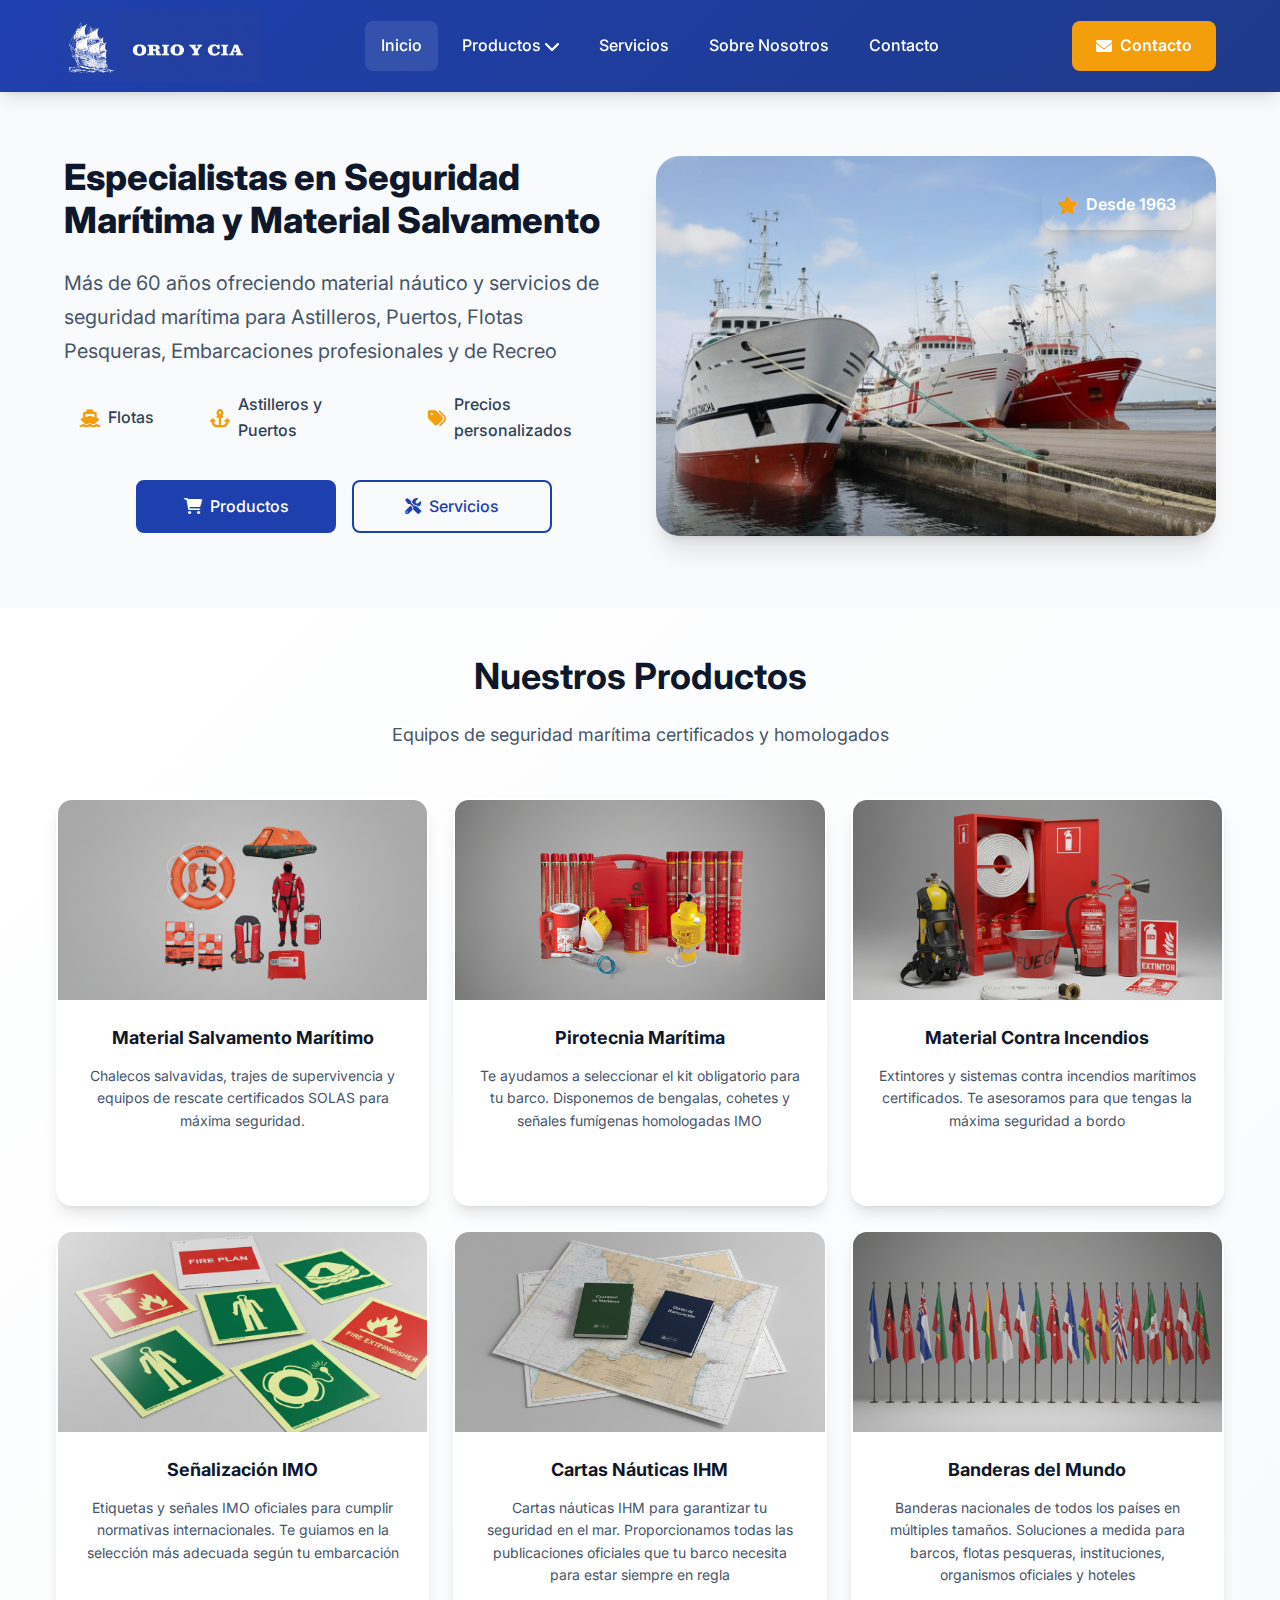
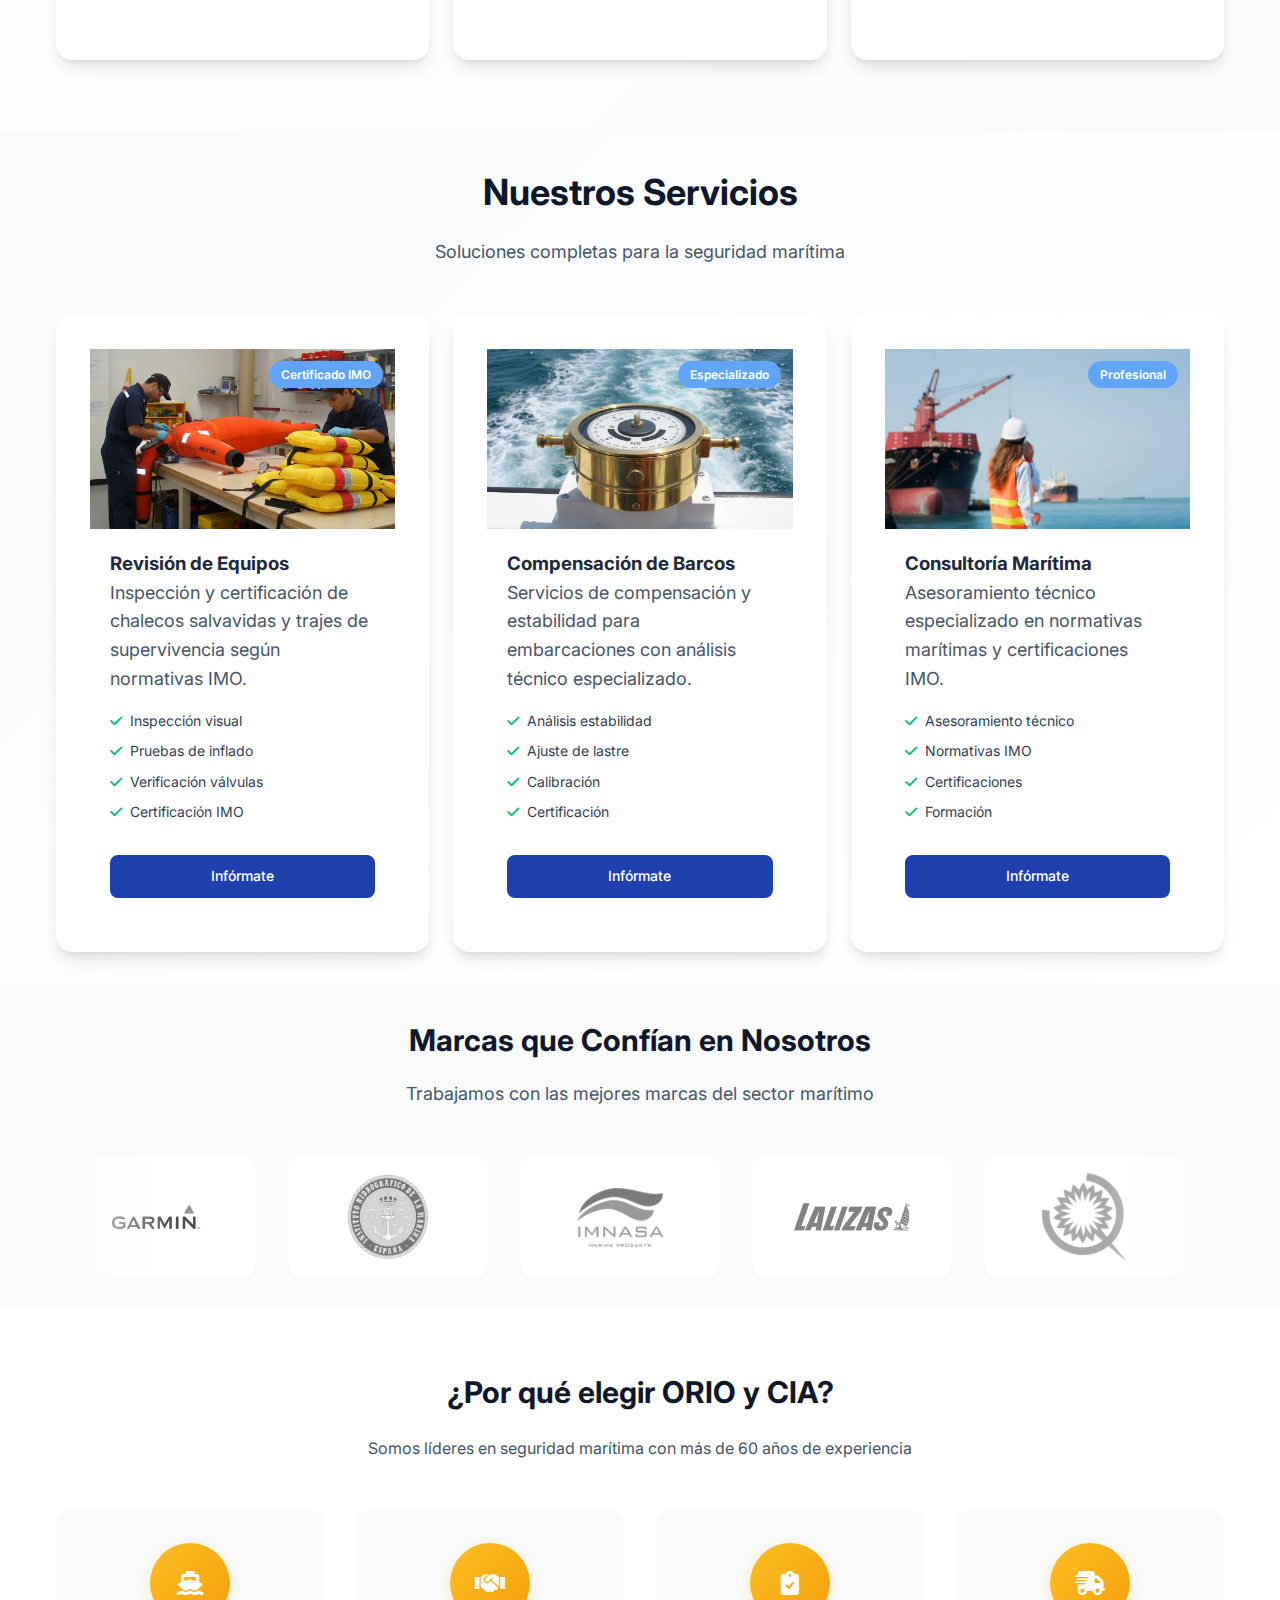
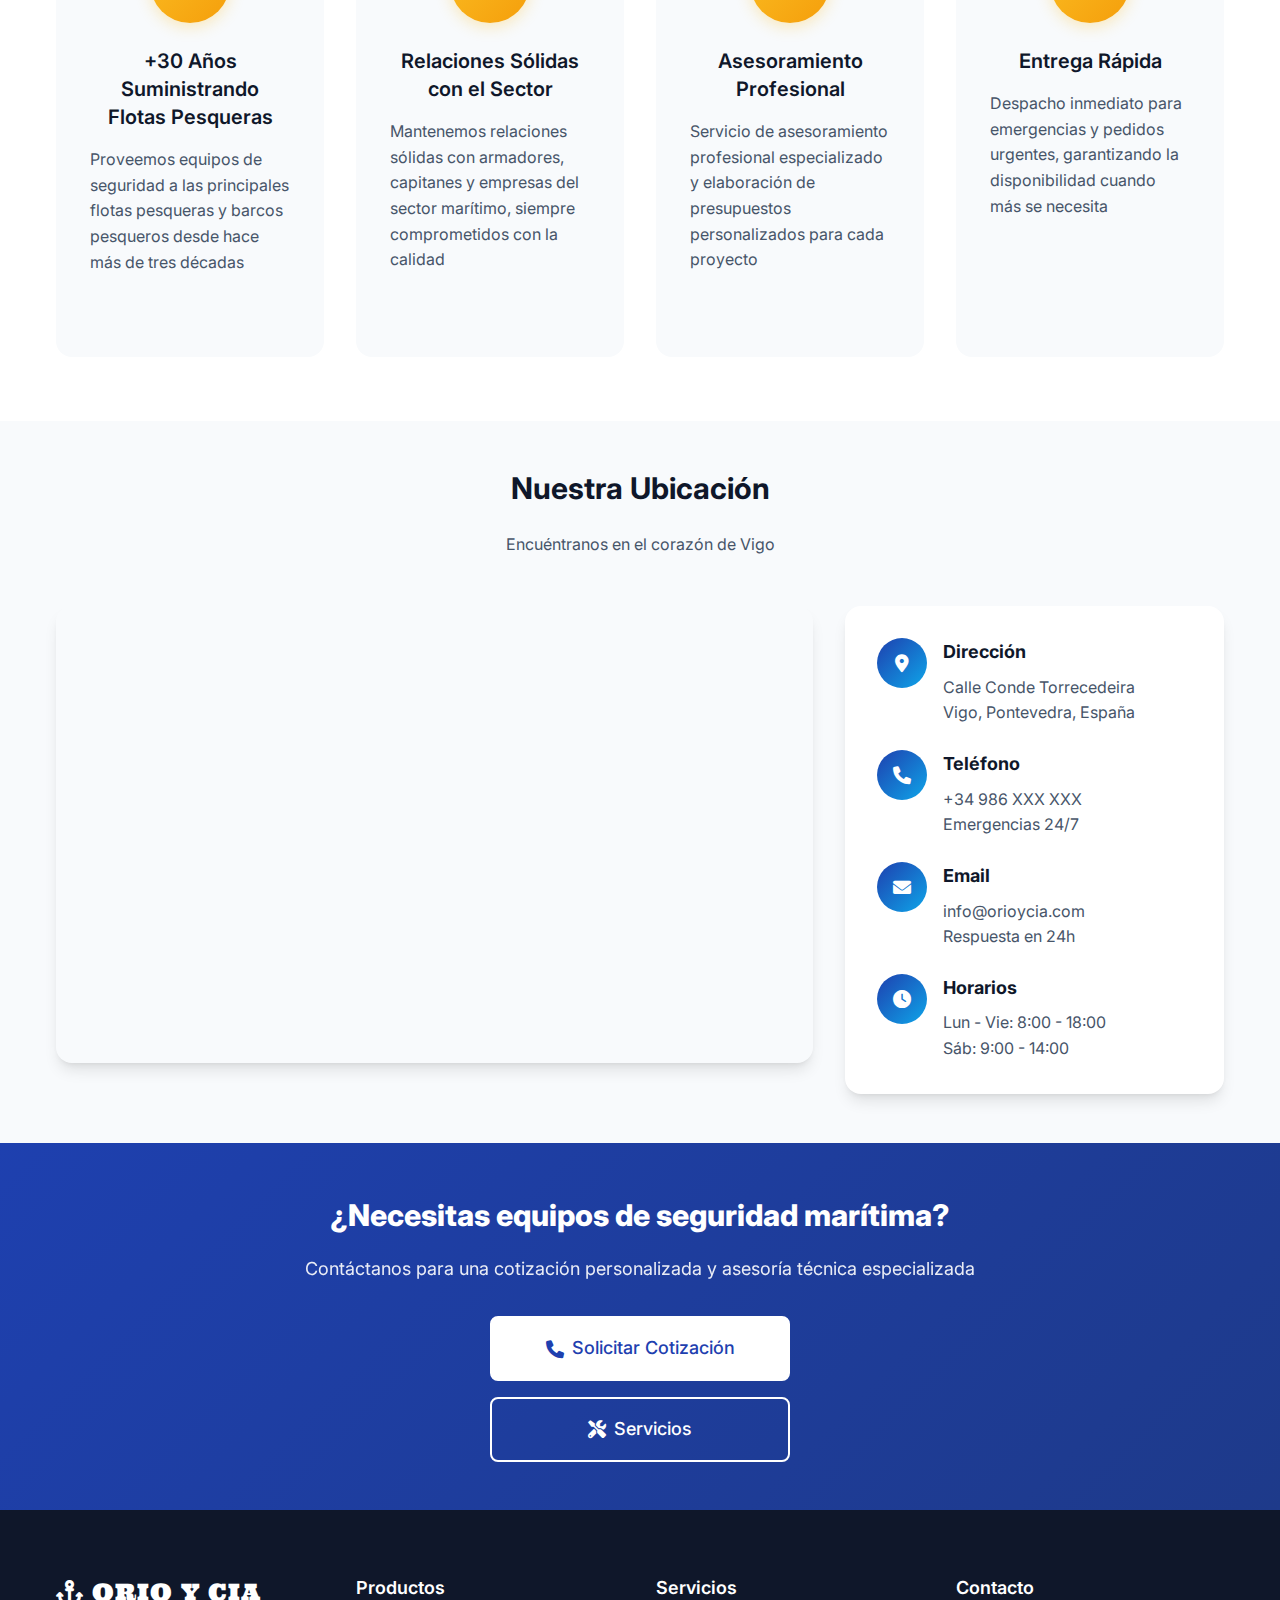
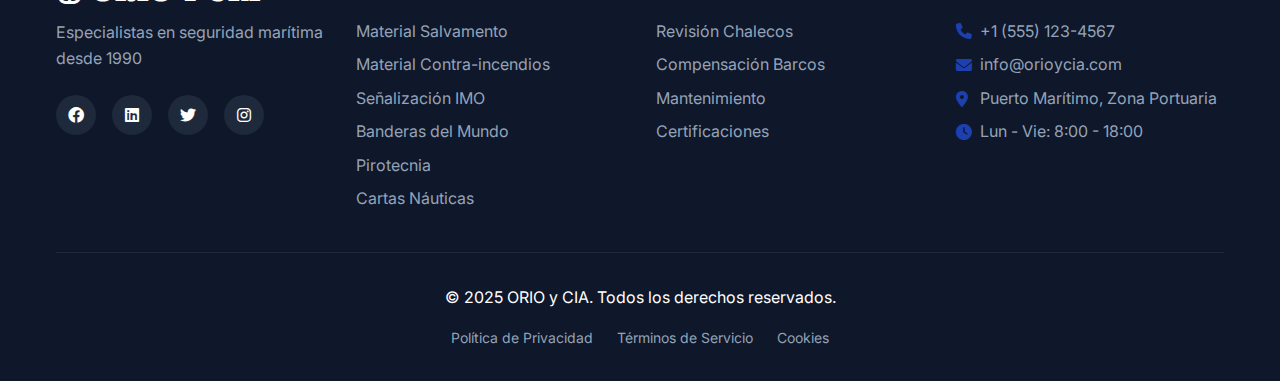
<file: index.html>
<!DOCTYPE html>
<html lang="es">
<head>
    <meta charset="UTF-8">
    <meta name="viewport" content="width=device-width, initial-scale=1.0">
    <meta name="description" content="ORIO y CIA - Especialistas en material náutico, salvamento y seguridad marítima desde hace más de 60 años">
    <meta name="keywords" content="material náutico, salvamento marítimo, seguridad, chalecos, bengalas, señalización IMO">
    <meta name="author" content="ORIO y CIA">
    <title>ORIO y CIA - Especialistas en Material Náutico y Seguridad Marítima</title>
    <link rel="stylesheet" href="styles.css">
    <link href="https://fonts.googleapis.com/css2?family=Inter:wght@300;400;500;600;700&display=swap" rel="stylesheet">
    <link href="https://fonts.googleapis.com/css2?family=Ultra:wght@400&display=swap" rel="stylesheet">
    <link href="https://fonts.googleapis.com/css2?family=Mate+SC:wght@400&display=swap" rel="stylesheet">
    <link rel="stylesheet" href="https://cdnjs.cloudflare.com/ajax/libs/font-awesome/6.0.0/css/all.min.css">
</head>

<body class="index">
    <header class="main-header">
        <div class="header-container">
            <div class="logo">
                <a href="index.html" class="logo-link">
                    <img src="img/logo dibujo (1).png" alt="Logo ORIO Y CIA" class="logo-dibujo">
                    <img src="img/logo escritura.png" alt="ORIO Y CIA" class="logo-escritura">
                </a>
            </div>
            <nav class="main-nav">
                <ul class="nav-list">
                    <li><a href="index.html" class="nav-link active">Inicio</a></li>
                    <li class="dropdown">
                        <a href="productos.html" class="nav-link">Productos <i class="fas fa-chevron-down"></i></a>
                        <ul class="dropdown-menu">
                            <li><a href="material-salvamento.html"><span class="highlight-orange">Material Salvamento</span></a></li>
                            <li><a href="material-contraincendios.html">Material Contra-incendios</a></li>
                            <li><a href="senalizacion-imo.html">Señalización IMO</a></li>
                            <li><a href="banderas-mundo.html">Banderas del Mundo</a></li>
                            <li><a href="pirotecnia.html">Pirotecnia</a></li>
                            <li><a href="cartas-nauticas.html">Cartas Náuticas</a></li>
                        </ul>
                    </li>
                    <li><a href="servicios.html" class="nav-link">Servicios</a></li>
                    <li><a href="quienes.html" class="nav-link">Sobre Nosotros</a></li>
                    <li><a href="contacto.html" class="nav-link">Contacto</a></li>
                </ul>
            </nav>
            <div class="header-cta">
                <a href="contacto.html" class="cta-button">
                    <i class="fas fa-envelope"></i> Contacto
                </a>
            </div>
        </div>
        
        <!-- Mobile Dropdown Menu -->
        <div class="mobile-dropdown-menu" id="mobile-menu">
            <div class="mobile-menu-header">
                <div class="mobile-logo">
                    <img src="img/logo dibujo (1).png" alt="ORIO Y CIA" class="mobile-logo-img">
                    <span class="mobile-logo-text">ORIO Y CIA</span>
                </div>
                <button class="mobile-menu-close" id="mobile-menu-close">
                    <i class="fas fa-times"></i>
                </button>
            </div>
            
            <div class="nav-grid">
                <a href="index.html" class="nav-card home-card">
                    <div class="nav-card-icon">
                        <i class="fas fa-home"></i>
                    </div>
                    <div class="nav-card-content">
                        <h3>Inicio</h3>
                        <p>Página principal</p>
                    </div>
                </a>
                
                <a href="productos.html" class="nav-card products-card">
                    <div class="nav-card-icon">
                        <i class="fas fa-box"></i>
                    </div>
                    <div class="nav-card-content">
                        <h3>Productos</h3>
                        <p>Material náutico</p>
                    </div>
                </a>
                
                <a href="servicios.html" class="nav-card services-card">
                    <div class="nav-card-icon">
                        <i class="fas fa-tools"></i>
                    </div>
                    <div class="nav-card-content">
                        <h3>Servicios</h3>
                        <p>Mantenimiento</p>
                    </div>
                </a>
                
                <a href="quienes.html" class="nav-card about-card">
                    <div class="nav-card-icon">
                        <i class="fas fa-users"></i>
                    </div>
                    <div class="nav-card-content">
                        <h3>Nosotros</h3>
                        <p>Conócenos</p>
                    </div>
                </a>
                
                <a href="contacto.html" class="nav-card contact-card">
                    <div class="nav-card-icon">
                        <i class="fas fa-envelope"></i>
                    </div>
                    <div class="nav-card-content">
                        <h3>Contacto</h3>
                        <p>Escríbenos</p>
                    </div>
                </a>
                
                <a href="tel:+1234567890" class="nav-card phone-card">
                    <div class="nav-card-icon">
                        <i class="fas fa-phone-alt"></i>
                    </div>
                    <div class="nav-card-content">
                        <h3>Llamar</h3>
                        <p>+1 (555) 123-4567</p>
                    </div>
                </a>
            </div>
        </div>
        
        <!-- Menu Overlay -->
        <div class="menu-overlay" id="menu-overlay"></div>
    </header>

    <!-- Hero Section -->
    <section class="hero">
        <div class="hero-container">
            <div class="hero-content">
                <h1 class="hero-title hero-title-mobile-bg">
                    Especialistas en Seguridad Marítima y Material Salvamento
                </h1>
                <p class="hero-description">
                    Más de 60 años ofreciendo material náutico y servicios de seguridad marítima para Astilleros, Puertos, Flotas Pesqueras, Embarcaciones profesionales y de Recreo
                </p>
                <div class="hero-features">
                    <div class="feature-item">
                        <i class="fas fa-ship"></i>
                        <span>Flotas</span>
                    </div>
                    <div class="feature-item astilleros-item">
                        <i class="fas fa-anchor"></i>
                        <span>Astilleros y Puertos</span>
                    </div>
                    <div class="feature-item">
                        <i class="fas fa-tags"></i>
                        <span>Precios personalizados</span>
                    </div>
                </div>
                <div class="hero-actions">
                    <a href="productos.html" class="btn btn-primary">
                        <i class="fas fa-shopping-cart"></i>
                        Productos
                    </a>
                    <a href="servicios.html" class="btn btn-secondary">
                        <i class="fas fa-tools"></i>
                        Servicios
                    </a>
                </div>
            </div>
            <div class="hero-image">
                <img src="img/orio y cia.png" alt="ORIO y CIA - Especialistas en Seguridad Marítima" class="hero-img">
                <div class="hero-overlay">
                    <div class="certification-badge">
                        <i class="fas fa-star"></i>
                        <span>Desde 1963</span>
                    </div>
                </div>
    </div>    
    </div>
    </section>

    <!-- Features Section -->
    <!-- Products Preview Section -->
    <section class="products-preview">
        <div class="container">
            <h2>Nuestros Productos</h2>
            <p>Equipos de seguridad marítima certificados y homologados</p>
            <div class="products-preview-grid">
                <a href="material-salvamento.html" class="product-preview-card">
                    <div class="product-preview-image">
                        <img src="img/salvamento maritimo index.png" alt="Equipos de Salvamento Marítimo">
                    </div>
                    <div class="product-preview-content">
                        <h3>Material Salvamento Marítimo</h3>
                        <p>Chalecos salvavidas, trajes de supervivencia y equipos de rescate certificados SOLAS para máxima seguridad.</p>
                        <div class="product-preview-actions mobile-only">
                            <span class="btn btn-outline btn-sm">Ver Productos</span>
                        </div>
                    </div>
                </a>
                
                <a href="pirotecnia.html" class="product-preview-card">
                    <div class="product-preview-image">
                        <img src="img/pirotecnia index.png" alt="Pirotecnia Marítima">
                    </div>
                    <div class="product-preview-content">
                        <h3>Pirotecnia Marítima</h3>
                        <p>Te ayudamos a seleccionar el kit obligatorio para tu barco. Disponemos de bengalas, cohetes y señales fumígenas homologadas IMO</p>
                        <div class="product-preview-actions mobile-only">
                            <span class="btn btn-outline btn-sm">Ver Productos</span>
                        </div>
                    </div>
                </a>
                
                <a href="material-contraincendios.html" class="product-preview-card">
                    <div class="product-preview-image">
                        <img src="img/contraincendios index.png" alt="Extintores Marítimos">
                    </div>
                    <div class="product-preview-content">
                        <h3>Material Contra Incendios</h3>
                        <p>Extintores y sistemas contra incendios marítimos certificados. Te asesoramos para que tengas la máxima seguridad a bordo</p>
                        <div class="product-preview-actions mobile-only">
                            <span class="btn btn-outline btn-sm">Ver Productos</span>
                        </div>
                    </div>
                </a>
                
                <a href="senalizacion-imo.html" class="product-preview-card">
                    <div class="product-preview-image">
                        <img src="img/etiquetas IMO/etiquetas navegacion index.png" alt="Señalización IMO">
                    </div>
                    <div class="product-preview-content">
                        <h3>Señalización IMO</h3>
                        <p>Etiquetas y señales IMO oficiales para cumplir normativas internacionales. Te guiamos en la selección más adecuada según tu embarcación</p>
                        <div class="product-preview-actions mobile-only">
                            <span class="btn btn-outline btn-sm">Ver Productos</span>
                        </div>
                    </div>
                </a>
                
                <a href="cartas-nauticas.html" class="product-preview-card">
                    <div class="product-preview-image">
                        <img src="img/cartas/cartas libros.png" alt="Cartas Náuticas">
                    </div>
                    <div class="product-preview-content">
                        <h3>Cartas Náuticas IHM</h3>
                        <p>Cartas náuticas IHM para garantizar tu seguridad en el mar. Proporcionamos todas las publicaciones oficiales que tu barco necesita para estar siempre en regla</p>
                        <div class="product-preview-actions mobile-only">
                            <span class="btn btn-outline btn-sm">Ver Productos</span>
                        </div>
                    </div>
                </a>

                <a href="banderas-mundo.html" class="product-preview-card">
                    <div class="product-preview-image">
                        <img src="img/banderas/banderas.png" alt="Banderas Marítimas">
                    </div>
                    <div class="product-preview-content">
                        <h3>Banderas del Mundo</h3>
                        <p>Banderas nacionales de todos los países en múltiples tamaños. Soluciones a medida para barcos, flotas pesqueras, instituciones, organismos oficiales y hoteles</p>
                        <div class="product-preview-actions mobile-only">
                            <span class="btn btn-outline btn-sm">Ver Productos</span>
                        </div>
                    </div>
                </a>
                
            </div>
        </div>
    </section>

    <!-- Services Section -->
    <section class="services">
        <div class="container">
            <h2>Nuestros Servicios</h2>
            <p>Soluciones completas para la seguridad marítima</p>
            <div class="products-grid">
                <div class="product-card">
                    <div class="product-image">
                        <img src="img/revision.png" alt="Revisión de Equipos">
                        <div class="product-badge">Certificado IMO</div>
                    </div>
                    <div class="product-content">
                        <h3>Revisión de Equipos</h3>
                        <p>Inspección y certificación de chalecos salvavidas y trajes de supervivencia según normativas IMO.</p>
                        <ul class="product-features">
                            <li><i class="fas fa-check"></i> Inspección visual</li>
                            <li><i class="fas fa-check"></i> Pruebas de inflado</li>
                            <li><i class="fas fa-check"></i> Verificación válvulas</li>
                            <li><i class="fas fa-check"></i> Certificación IMO</li>
                        </ul>
                        <div class="product-actions">
                            <a href="servicios.html#revision" class="btn btn-primary">Infórmate</a>
                        </div>
                    </div>
                </div>

                <div class="product-card">
                    <div class="product-image">
                        <img src="img/compensacion.png" alt="Compensación de Barcos">
                        <div class="product-badge">Especializado</div>
                    </div>
                    <div class="product-content">
                        <h3>Compensación de Barcos</h3>
                        <p>Servicios de compensación y estabilidad para embarcaciones con análisis técnico especializado.</p>
                        <ul class="product-features">
                            <li><i class="fas fa-check"></i> Análisis estabilidad</li>
                            <li><i class="fas fa-check"></i> Ajuste de lastre</li>
                            <li><i class="fas fa-check"></i> Calibración</li>
                            <li><i class="fas fa-check"></i> Certificación</li>
                        </ul>
                        <div class="product-actions">
                            <a href="servicios.html#compensacion" class="btn btn-primary">Infórmate</a>
                        </div>
                    </div>
                </div>
                
                <div class="product-card">
                    <div class="product-image">
                        <img src="img/asesoramiento.png" alt="Consultoría Marítima">
                        <div class="product-badge">Profesional</div>
                    </div>
                    <div class="product-content">
                        <h3>Consultoría Marítima</h3>
                        <p>Asesoramiento técnico especializado en normativas marítimas y certificaciones IMO.</p>
                        <ul class="product-features">
                            <li><i class="fas fa-check"></i> Asesoramiento técnico</li>
                            <li><i class="fas fa-check"></i> Normativas IMO</li>
                            <li><i class="fas fa-check"></i> Certificaciones</li>
                            <li><i class="fas fa-check"></i> Formación</li>
                        </ul>
                        <div class="product-actions">
                            <a href="servicios.html#consultoria" class="btn btn-primary">Infórmate</a>
                        </div>
                    </div>
                </div>
            </div>
        </div>
    </section>

    <!-- Brands Section -->
    <section class="brands">
        <div class="container">
            <h2>Marcas que Confían en Nosotros</h2>
            <p>Trabajamos con las mejores marcas del sector marítimo</p>
            <div class="brands-carousel">
                <div class="brands-track">
                    <div class="brand-item">
                        <img src="img/logos/garmin.png" alt="Garmin" class="brand-logo">
                    </div>
                    <div class="brand-item">
                        <img src="img/logos/ihm.png" alt="IHM" class="brand-logo">
                    </div>
                    <div class="brand-item">
                        <img src="img/logos/imanasa.png" alt="Imanasa" class="brand-logo">
                    </div>
                    <div class="brand-item">
                        <img src="img/logos/lalizas.png" alt="Lalizas" class="brand-logo">
                    </div>
                    <div class="brand-item">
                        <img src="img/logos/oroquieta.png" alt="Oroquieta" class="brand-logo">
                    </div>
                    <div class="brand-item">
                        <img src="img/logos/plastimo.png" alt="Plastimo" class="brand-logo">
                    </div>
                    <!-- Duplicados para el efecto de carrusel infinito -->
                    <div class="brand-item">
                        <img src="img/logos/garmin.png" alt="Garmin" class="brand-logo">
                    </div>
                    <div class="brand-item">
                        <img src="img/logos/ihm.png" alt="IHM" class="brand-logo">
                    </div>
                    <div class="brand-item">
                        <img src="img/logos/imanasa.png" alt="Imanasa" class="brand-logo">
                    </div>
                    <div class="brand-item">
                        <img src="img/logos/lalizas.png" alt="Lalizas" class="brand-logo">
                    </div>
                    <div class="brand-item">
                        <img src="img/logos/oroquieta.png" alt="Oroquieta" class="brand-logo">
                    </div>
                    <div class="brand-item">
                        <img src="img/logos/plastimo.png" alt="Plastimo" class="brand-logo">
                    </div>
            </div>
            </div>
        </div>
    </section>

    <section class="features">
        <div class="container">
            <h2>¿Por qué elegir ORIO y CIA?</h2>
            <p>Somos líderes en seguridad marítima con más de 60 años de experiencia</p>
            
            <!-- Navegación de Tabs (solo visible en móvil/tablet) -->
            <div class="tab-navigation">
                <button class="tab-button active" onclick="switchTab(0)">Experiencia</button>
                <button class="tab-button" onclick="switchTab(1)">Servicio</button>
                <button class="tab-button" onclick="switchTab(2)">Calidad</button>
            </div>
            
            <!-- Tab 1: Experiencia -->
            <div class="tab-content active" id="tab-0">
                <div class="tab-features-grid">
                    <div class="tab-feature-card">
                        <div class="tab-feature-icon">
                            <i class="fas fa-ship"></i>
                        </div>
                        <h3>+30 Años Suministrando Flotas Pesqueras</h3>
                        <p>Proveemos equipos de seguridad a las principales flotas pesqueras y barcos pesqueros desde hace más de tres décadas</p>
                    </div>
                    <div class="tab-feature-card">
                        <div class="tab-feature-icon">
                            <i class="fas fa-handshake"></i>
                        </div>
                        <h3>Relaciones Sólidas con el Sector</h3>
                        <p>Mantenemos relaciones sólidas con armadores, capitanes y empresas del sector marítimo, siempre comprometidos con la calidad</p>
                    </div>
                </div>
            </div>
            
            <!-- Tab 2: Servicio -->
            <div class="tab-content" id="tab-1">
                <div class="tab-features-grid">
                    <div class="tab-feature-card">
                        <div class="tab-feature-icon">
                            <i class="fas fa-clipboard-check"></i>
                        </div>
                        <h3>Asesoramiento Profesional</h3>
                        <p>Servicio de asesoramiento profesional especializado y elaboración de presupuestos personalizados para cada proyecto</p>
                    </div>
                    <div class="tab-feature-card">
                        <div class="tab-feature-icon">
                            <i class="fas fa-shipping-fast"></i>
                        </div>
                        <h3>Entrega Rápida</h3>
                        <p>Despacho inmediato para emergencias y pedidos urgentes, garantizando la disponibilidad cuando más se necesita</p>
                    </div>
                </div>
            </div>
            
            <!-- Tab 3: Calidad -->
            <div class="tab-content" id="tab-2">
                <div class="tab-features-grid">
                    <div class="tab-feature-card">
                        <div class="tab-feature-icon">
                            <i class="fas fa-certificate"></i>
                        </div>
                        <h3>Certificaciones Internacionales</h3>
                        <p>Todos nuestros productos cumplen con las normativas IMO, SOLAS y MED para máxima seguridad marítima</p>
                    </div>
                    <div class="tab-feature-card">
                        <div class="tab-feature-icon">
                            <i class="fas fa-tools"></i>
                        </div>
                        <h3>Servicio de Mantenimiento</h3>
                        <p>Revisión y mantenimiento especializado de chalecos y trajes de supervivencia con certificación técnica</p>
                    </div>
                </div>
            </div>
            
            <!-- Grid tradicional para desktop (oculto en móvil) -->
            <div class="features-grid-desktop">
                <div class="feature-card">
                    <div class="feature-icon">
                        <i class="fas fa-ship"></i>
                    </div>
                    <h3 class="feature-title-centered">+30 Años Suministrando Flotas Pesqueras</h3>
                    <p>Proveemos equipos de seguridad a las principales flotas pesqueras y barcos pesqueros desde hace más de tres décadas</p>
                </div>
                <div class="feature-card">
                    <div class="feature-icon">
                        <i class="fas fa-handshake"></i>
                    </div>
                    <h3 class="feature-title-centered">Relaciones Sólidas con el Sector</h3>
                    <p>Mantenemos relaciones sólidas con armadores, capitanes y empresas del sector marítimo, siempre comprometidos con la calidad</p>
                </div>
                <div class="feature-card">
                    <div class="feature-icon">
                        <i class="fas fa-clipboard-check"></i>
                    </div>
                    <h3 class="feature-title-centered">Asesoramiento Profesional</h3>
                    <p>Servicio de asesoramiento profesional especializado y elaboración de presupuestos personalizados para cada proyecto</p>
                </div>
                <div class="feature-card">
                    <div class="feature-icon">
                        <i class="fas fa-shipping-fast"></i>
                    </div>
                    <h3 class="feature-title-centered">Entrega Rápida</h3>
                    <p>Despacho inmediato para emergencias y pedidos urgentes, garantizando la disponibilidad cuando más se necesita</p>
                </div>
            </div>
        </div>
    </section>

    <!-- Location Section -->
    <section class="location-section">
        <div class="container">
            <div class="section-header">
                <h2>Nuestra Ubicación</h2>
                <p>Encuéntranos en el corazón de Vigo</p>
            </div>
            <div class="location-content">
                <div class="map-container">
                    <iframe 
                        src="https://www.google.com/maps/embed?pb=!1m18!1m12!1m3!1d3022.5!2d-8.7226!3d42.2406!2m3!1f0!2f0!3f0!3m2!1i1024!2i768!4f13.1!3m3!1m2!1s0xd2f9a4b8b8b8b8b%3A0x0!2sCalle%20Conde%20Torrecedeira%2C%20Vigo%2C%20Pontevedra!5e0!3m2!1ses!2ses!4v1234567890123!5m2!1ses!2ses"
                        width="100%" 
                        height="400" 
                        style="border:0;" 
                        allowfullscreen="" 
                        loading="lazy" 
                        referrerpolicy="no-referrer-when-downgrade">
                    </iframe>
                </div>
                <div class="location-info">
                    <div class="location-details">
                        <div class="location-item">
                            <div class="location-icon">
                                <i class="fas fa-map-marker-alt"></i>
                            </div>
                            <div class="location-text">
                                <h3>Dirección</h3>
                                <p>Calle Conde Torrecedeira<br>Vigo, Pontevedra, España</p>
                            </div>
                        </div>
                        <div class="location-item">
                            <div class="location-icon">
                                <i class="fas fa-phone"></i>
                            </div>
                            <div class="location-text">
                                <h3>Teléfono</h3>
                                <p>+34 986 XXX XXX<br>Emergencias 24/7</p>
                            </div>
                        </div>
                        <div class="location-item">
                            <div class="location-icon">
                                <i class="fas fa-envelope"></i>
                            </div>
                            <div class="location-text">
                                <h3>Email</h3>
                                <p>info@orioycia.com<br>Respuesta en 24h</p>
                            </div>
                        </div>
                        <div class="location-item">
                            <div class="location-icon">
                                <i class="fas fa-clock"></i>
                            </div>
                            <div class="location-text">
                                <h3>Horarios</h3>
                                <p>Lun - Vie: 8:00 - 18:00<br>Sáb: 9:00 - 14:00</p>
                            </div>
                        </div>
                    </div>
                </div>
            </div>
        </div>
    </section>

    <!-- CTA Section -->
    <section class="cta-section">
        <div class="container">
            <div class="cta-content">
                <h2>¿Necesitas equipos de seguridad marítima?</h2>
                <p>Contáctanos para una cotización personalizada y asesoría técnica especializada</p>
                <div class="cta-actions">
                    <a href="contacto.html" class="btn btn-primary btn-large">
                        <i class="fas fa-phone"></i>
                        Solicitar Cotización
                    </a>
                    <a href="servicios.html" class="btn btn-secondary btn-large">
                        <i class="fas fa-tools"></i>
                        Servicios
                    </a>
            </div>
        </div>
    </div>
</section>

    <!-- Footer -->
    <footer class="main-footer">
        <div class="container">
            <div class="footer-content">
                <div class="footer-section">
                    <div class="footer-logo">
                        <h3><i class="fas fa-anchor"></i> ORIO Y CIA</h3>
                        <p>Especialistas en seguridad marítima desde 1990</p>
                    </div>
                    <div class="social-links">
                        <a href="#" class="social-link"><i class="fab fa-facebook"></i></a>
                        <a href="#" class="social-link"><i class="fab fa-linkedin"></i></a>
                        <a href="#" class="social-link"><i class="fab fa-twitter"></i></a>
                        <a href="#" class="social-link"><i class="fab fa-instagram"></i></a>
                    </div>
                </div>
                
                <div class="footer-section">
                    <h4>Productos</h4>
                    <ul class="footer-links">
                        <li><a href="material-salvamento.html">Material Salvamento</a></li>
                        <li><a href="material-contraincendios.html">Material Contra-incendios</a></li>
                        <li><a href="senalizacion-imo.html">Señalización IMO</a></li>
                        <li><a href="banderas-mundo.html">Banderas del Mundo</a></li>
                        <li><a href="pirotecnia.html">Pirotecnia</a></li>
                        <li><a href="cartas-nauticas.html">Cartas Náuticas</a></li>
                    </ul>
                </div>
                
                <div class="footer-section">
                    <h4>Servicios</h4>
                    <ul class="footer-links">
                        <li><a href="servicios.html#revision">Revisión Chalecos</a></li>
                        <li><a href="servicios.html#compensacion">Compensación Barcos</a></li>
                        <li><a href="servicios.html">Mantenimiento</a></li>
                        <li><a href="servicios.html">Certificaciones</a></li>
                    </ul>
                </div>
                
                <div class="footer-section">
                    <h4>Contacto</h4>
                    <div class="contact-info">
                        <p><i class="fas fa-phone"></i> +1 (555) 123-4567</p>
                        <p><i class="fas fa-envelope"></i> info@orioycia.com</p>
                        <p><i class="fas fa-map-marker-alt"></i> Puerto Marítimo, Zona Portuaria</p>
                        <p><i class="fas fa-clock"></i> Lun - Vie: 8:00 - 18:00</p>
                    </div>
                </div>
            </div>
            
            <div class="footer-bottom">
                <div class="footer-bottom-content">
                    <p>&copy; 2025 ORIO y CIA. Todos los derechos reservados.</p>
                    <div class="footer-bottom-links">
                        <a href="#">Política de Privacidad</a>
                        <a href="#">Términos de Servicio</a>
                        <a href="#">Cookies</a>
                    </div>
                </div>
            </div>
        </div>
    </footer>

    <script src="mobile-menu.js"></script>
    
    <!-- JavaScript para Features con Tabs - Solo móvil/tablet -->
    <script>
        // Función para cambiar entre tabs
        function switchTab(index) {
            // Solo funcionar en dispositivos móviles/tablet
            if (window.innerWidth >= 1025) return;
            
            // Remover active de todos los botones y contenidos
            document.querySelectorAll('.tab-button').forEach(btn => btn.classList.remove('active'));
            document.querySelectorAll('.tab-content').forEach(content => {
                content.classList.remove('active');
            });
            
            // Activar el botón y contenido seleccionado
            document.querySelectorAll('.tab-button')[index].classList.add('active');
            
            // Pequeño delay para la animación
            setTimeout(() => {
                document.getElementById(`tab-${index}`).classList.add('active');
            }, 150);
        }
        
        // Manejar cambios de tamaño de ventana
        window.addEventListener('resize', () => {
            if (window.innerWidth >= 1025) {
                // En desktop, mostrar todas las tabs
                document.querySelectorAll('.tab-content').forEach(content => {
                    content.classList.add('active');
                });
            } else {
                // En móvil/tablet, volver al sistema de tabs
                document.querySelectorAll('.tab-content').forEach((content, index) => {
                    content.classList.toggle('active', index === 0); // Mostrar solo el primer tab
                });
            }
        });
    </script>
</body>
</html>
</file>
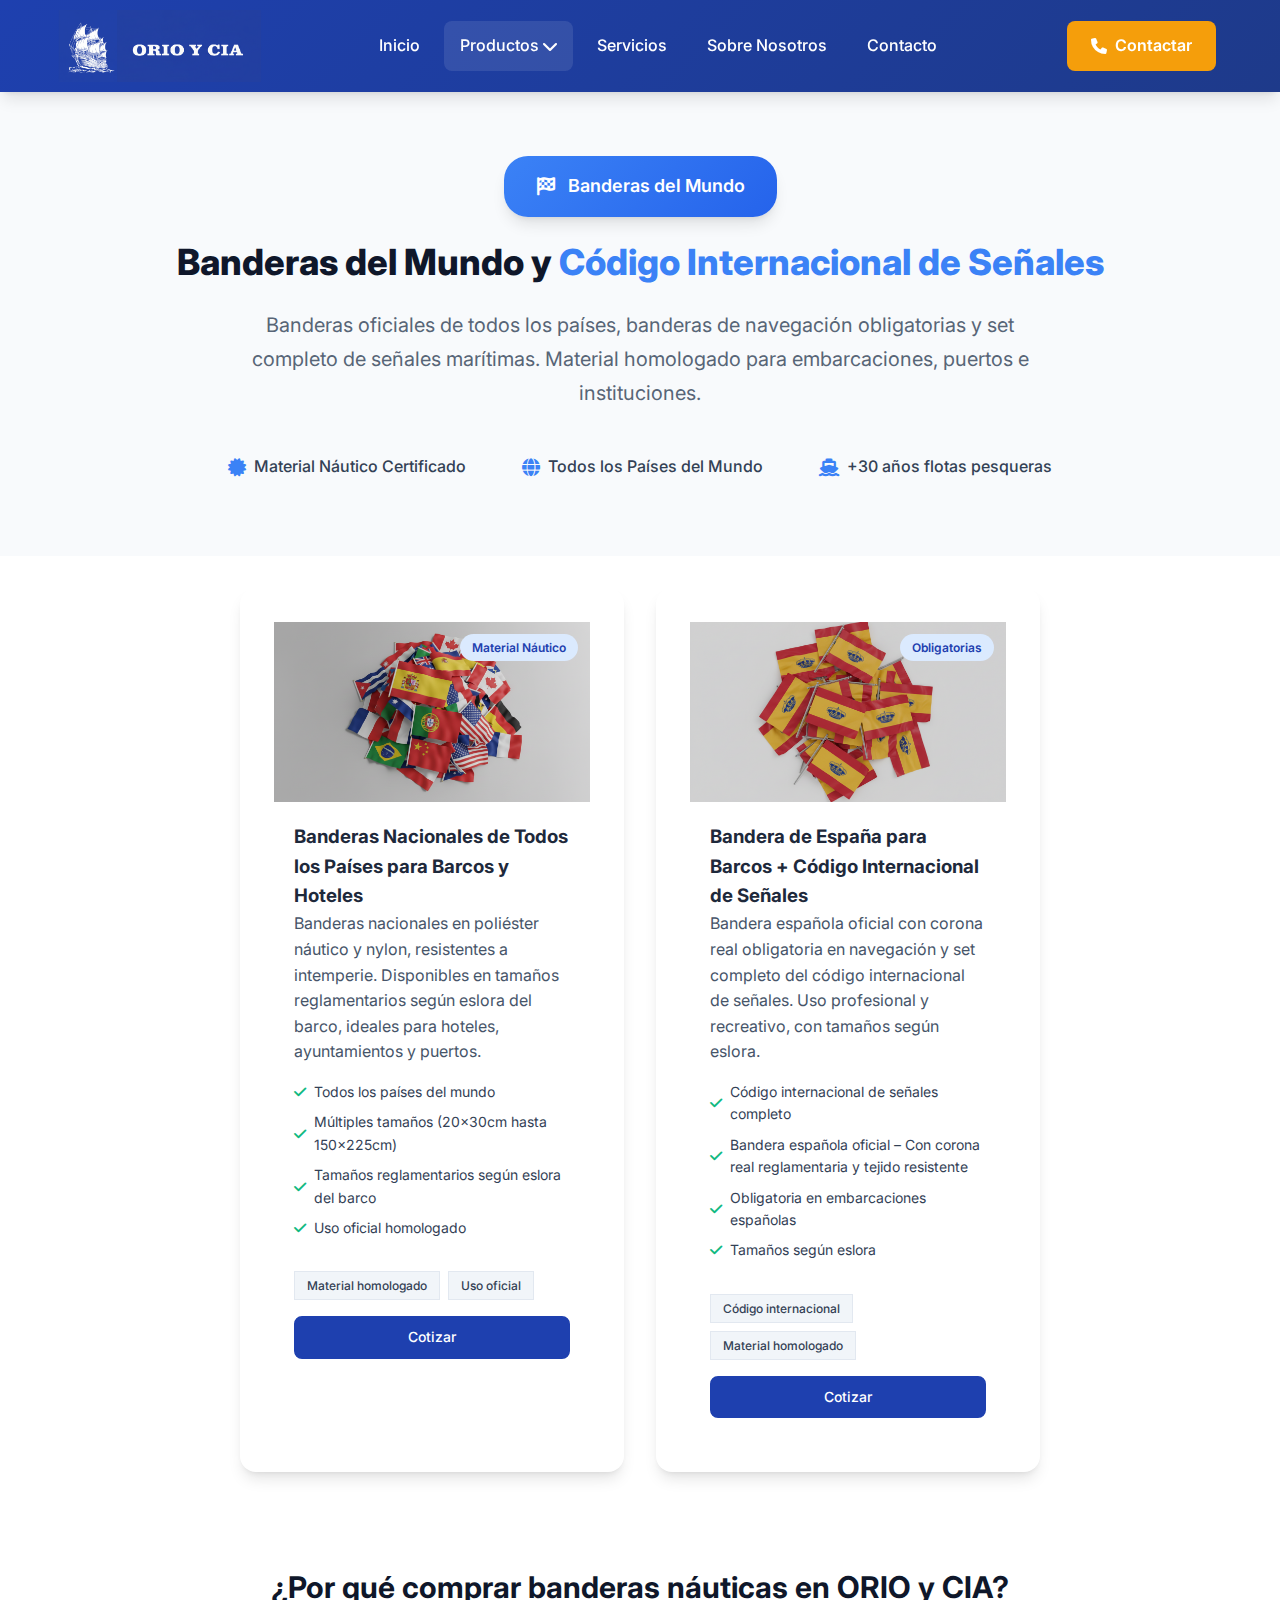
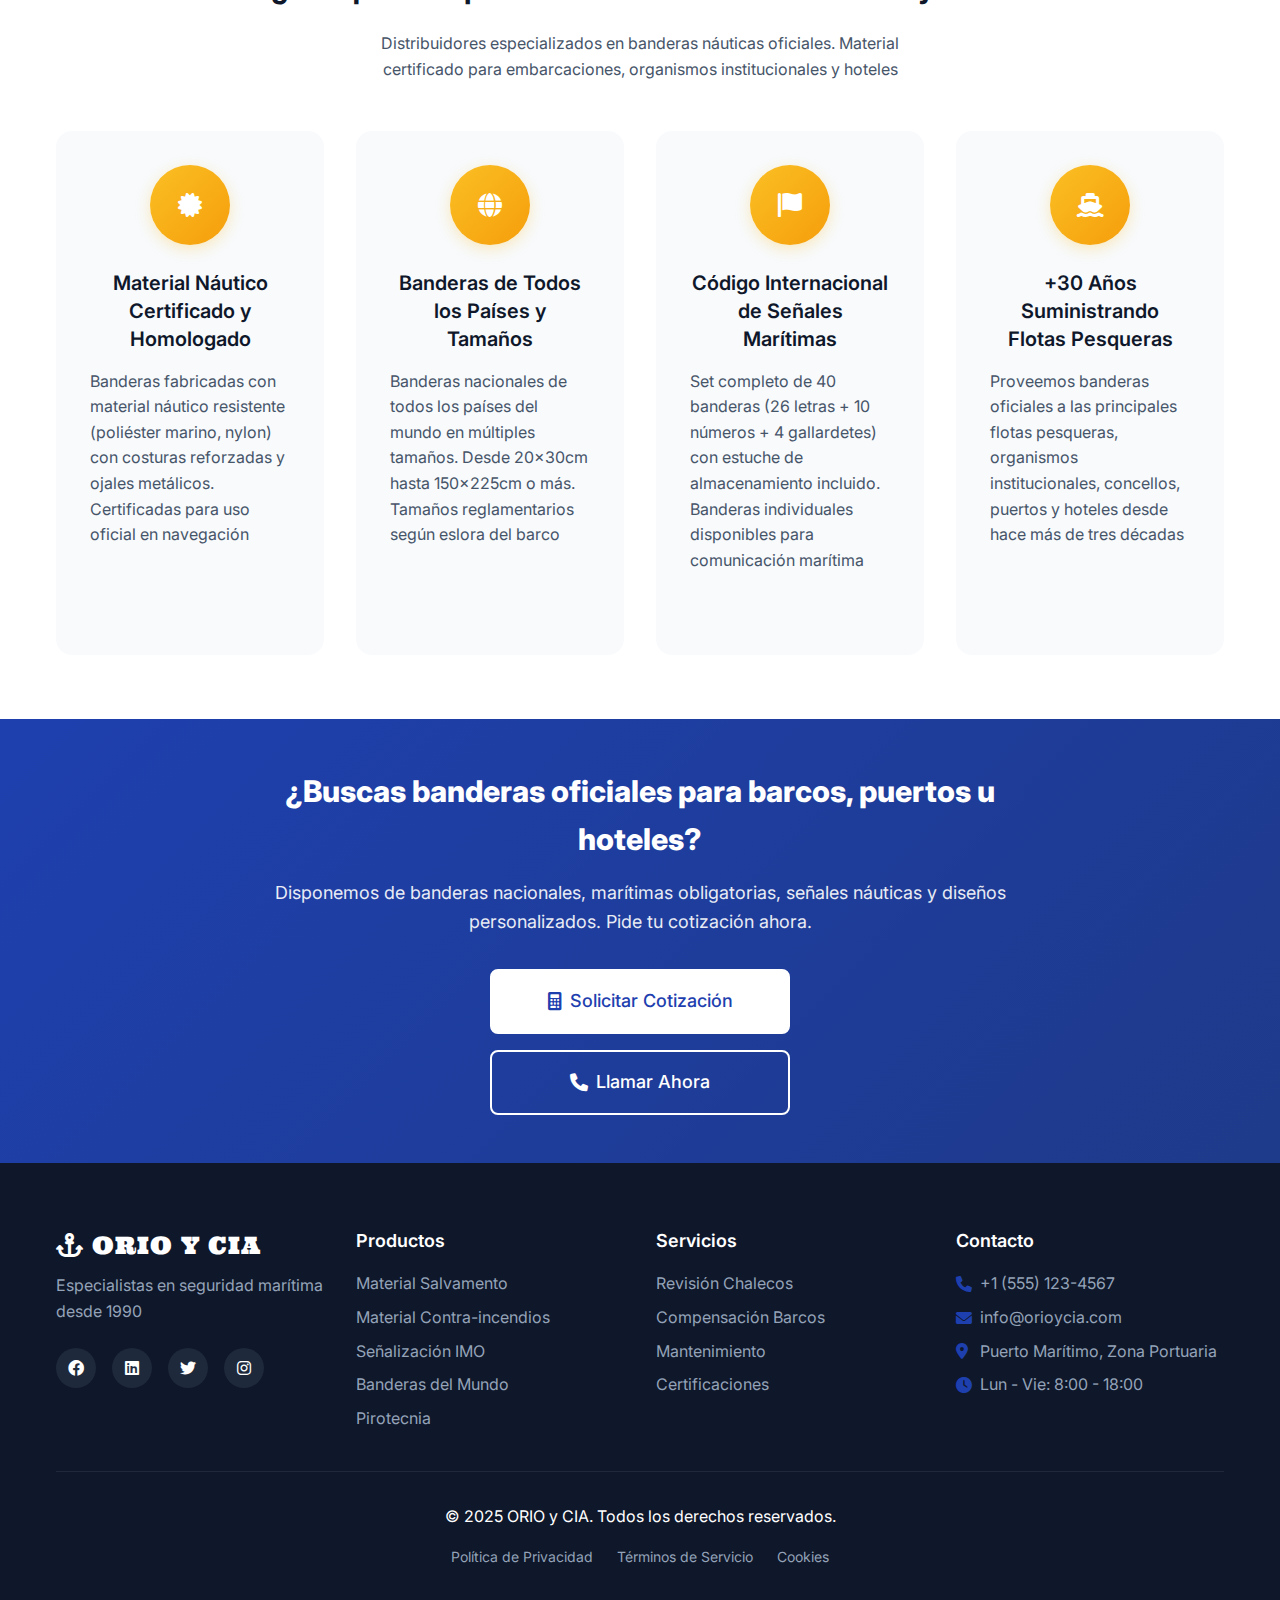
<file: banderas-mundo.html>
<!DOCTYPE html>
<html lang="es">
<head>
    <meta charset="UTF-8">
    <meta name="viewport" content="width=device-width, initial-scale=1.0">
    <meta name="description" content="Compra banderas del mundo para barcos: banderas nacionales, señales náuticas, banderas de socorro y personalizadas. Material náutico homologado y resistente para navegación.">
    <meta name="keywords" content="banderas mundo, banderas marítimas, banderas nacionales, banderas señales, banderas socorro, banderas personalizadas">
    <meta name="author" content="ORIO y CIA">
    <title>Banderas del Mundo Marítimas | Banderas Nacionales y Señales Náuticas ORIO y CIA</title>
    <link rel="stylesheet" href="styles.css">
    <link href="https://fonts.googleapis.com/css2?family=Inter:wght@300;400;500;600;700&display=swap" rel="stylesheet">
    <link href="https://fonts.googleapis.com/css2?family=Ultra:wght@400&display=swap" rel="stylesheet">
    <link href="https://fonts.googleapis.com/css2?family=Mate+SC:wght@400&display=swap" rel="stylesheet">
    <link rel="stylesheet" href="https://cdnjs.cloudflare.com/ajax/libs/font-awesome/6.0.0/css/all.min.css">
</head>
<body class="banderas-theme">
    <header class="main-header">
        <div class="header-container">
            <div class="logo">
                <a href="index.html" class="logo-link">
                    <img src="img/logo dibujo (1).png" alt="Logo ORIO Y CIA" class="logo-dibujo">
                    <img src="img/logo escritura.png" alt="ORIO Y CIA" class="logo-escritura">
                </a>
            </div>
            <nav class="main-nav">
                <ul class="nav-list">
                    <li><a href="index.html" class="nav-link">Inicio</a></li>
                    <li class="dropdown">
                        <a href="productos.html" class="nav-link active">Productos <i class="fas fa-chevron-down"></i></a>
                        <ul class="dropdown-menu">
                            <li><a href="material-salvamento.html">Material Salvamento</a></li>
                            <li><a href="material-contraincendios.html">Material Contra-incendios</a></li>
                            <li><a href="senalizacion-imo.html">Señalización IMO</a></li>
                            <li><a href="banderas-mundo.html">Banderas del Mundo</a></li>
                            <li><a href="pirotecnia.html">Pirotecnia</a></li>
                            <li><a href="cartas-nauticas.html">Cartas Náuticas</a></li>
                        </ul>
                    </li>
                    <li><a href="servicios.html" class="nav-link">Servicios</a></li>
                    <li><a href="quienes.html" class="nav-link">Sobre Nosotros</a></li>
                    <li><a href="contacto.html" class="nav-link">Contacto</a></li>
                </ul>
            </nav>
            <div class="header-cta">
                <a href="contacto.html" class="cta-button">
                    <i class="fas fa-phone"></i> Contactar
                </a>
            </div>
        </div>
        
        <!-- Mobile Dropdown Menu -->
        <div class="mobile-dropdown-menu" id="mobile-menu">
            <div class="mobile-menu-header">
                <div class="mobile-logo">
                    <img src="img/logo dibujo (1).png" alt="ORIO Y CIA" class="mobile-logo-img">
                    <span class="mobile-logo-text">ORIO Y CIA</span>
                </div>
                <button class="mobile-menu-close" id="mobile-menu-close">
                    <i class="fas fa-times"></i>
                </button>
            </div>
            
            <div class="nav-grid">
                <a href="index.html" class="nav-card home-card">
                    <div class="nav-card-icon">
                        <i class="fas fa-home"></i>
                    </div>
                    <div class="nav-card-content">
                        <h3>Inicio</h3>
                        <p>Página principal</p>
                    </div>
                </a>
                
                <a href="productos.html" class="nav-card products-card">
                    <div class="nav-card-icon">
                        <i class="fas fa-box"></i>
                    </div>
                    <div class="nav-card-content">
                        <h3>Productos</h3>
                        <p>Material náutico</p>
                    </div>
                </a>
                
                <a href="servicios.html" class="nav-card services-card">
                    <div class="nav-card-icon">
                        <i class="fas fa-tools"></i>
                    </div>
                    <div class="nav-card-content">
                        <h3>Servicios</h3>
                        <p>Mantenimiento</p>
                    </div>
                </a>
                
                <a href="quienes.html" class="nav-card about-card">
                    <div class="nav-card-icon">
                        <i class="fas fa-users"></i>
                    </div>
                    <div class="nav-card-content">
                        <h3>Nosotros</h3>
                        <p>Conócenos</p>
                    </div>
                </a>
                
                <a href="contacto.html" class="nav-card contact-card">
                    <div class="nav-card-icon">
                        <i class="fas fa-phone"></i>
                    </div>
                    <div class="nav-card-content">
                        <h3>Contacto</h3>
                        <p>Hablemos</p>
                    </div>
                </a>
                
                <a href="tel:+1234567890" class="nav-card phone-card">
                    <div class="nav-card-icon">
                        <i class="fas fa-phone-alt"></i>
                    </div>
                    <div class="nav-card-content">
                        <h3>Llamar</h3>
                        <p>+1 (555) 123-4567</p>
                    </div>
                </a>
            </div>
        </div>
        
        <!-- Menu Overlay -->
        <div class="menu-overlay" id="menu-overlay"></div>
    </header>

    <!-- Hero Section -->
    <section class="category-hero">
        <div class="container">
            <div class="hero-badge">
                <i class="fas fa-flag-checkered"></i>
                <span>Banderas del Mundo</span>
            </div>
            <h1 class="hero-title">Banderas del Mundo y <span class="highlight">Código Internacional de Señales</span></h1>
            <p class="hero-description">
                Banderas oficiales de todos los países, banderas de navegación obligatorias y set completo de señales marítimas. 
                Material homologado para embarcaciones, puertos e instituciones.
            </p>
            <div class="hero-features">
                <div class="feature-item">
                    <i class="fas fa-certificate"></i>
                    <span>Material Náutico Certificado</span>
                </div>
                <div class="feature-item">
                    <i class="fas fa-globe"></i>
                    <span>Todos los Países del Mundo</span>
                </div>
                <div class="feature-item">
                    <i class="fas fa-ship"></i>
                    <span>+30 años flotas pesqueras</span>
                </div>
            </div>
        </div>
    </section>

    <!-- Products Section -->
    <section class="products-section">
        <div class="container">
            
            <div class="cartas-grid cartas-grid-2">
                <!-- Banderas Nacionales -->
                <div class="product-card">
                    <div class="product-image">
                        <img src="img/banderas/mundo.png" alt="Banderas Nacionales de Todos los Países del Mundo">
                        <div class="product-badge">Material Náutico</div>
                    </div>
                    <div class="product-content">
                        <h3>Banderas Nacionales de Todos los Países para Barcos y Hoteles</h3>
                        <p>Banderas nacionales en poliéster náutico y nylon, resistentes a intemperie. Disponibles en tamaños reglamentarios según eslora del barco, ideales para hoteles, ayuntamientos y puertos.</p>
                        <ul class="product-features">
                            <li><i class="fas fa-check"></i> Todos los países del mundo</li>
                            <li><i class="fas fa-check"></i> Múltiples tamaños (20x30cm hasta 150x225cm)</li>
                            <li><i class="fas fa-check"></i> Tamaños reglamentarios según eslora del barco</li>
                            <li><i class="fas fa-check"></i> Uso oficial homologado</li>
                        </ul>
                        <div class="product-specs">
                            <span class="spec-tag">Material homologado</span>
                            <span class="spec-tag">Uso oficial</span>
                        </div>
                        <div class="product-actions">
                            <a href="contacto.html" class="btn btn-primary">Cotizar</a>
                        </div>
                    </div>
                </div>

                <!-- Banderas Marítimas Obligatorias -->
                <div class="product-card">
                    <div class="product-image">
                        <img src="img/banderas/corona.png" alt="Banderas Marítimas Obligatorias y Código Internacional de Señales">
                        <div class="product-badge">Obligatorias</div>
                    </div>
                    <div class="product-content">
                        <h3>Bandera de España para Barcos + Código Internacional de Señales</h3>
                        <p>Bandera española oficial con corona real obligatoria en navegación y set completo del código internacional de señales. Uso profesional y recreativo, con tamaños según eslora.</p>
                        <ul class="product-features">
                            <li><i class="fas fa-check"></i> Código internacional de señales completo</li>
                            <li><i class="fas fa-check"></i> Bandera española oficial – Con corona real reglamentaria y tejido resistente</li>
                            <li><i class="fas fa-check"></i> Obligatoria en embarcaciones españolas</li>
                            <li><i class="fas fa-check"></i> Tamaños según eslora</li>
                        </ul>
                        <div class="product-specs">
                            <span class="spec-tag">Código internacional</span>
                            <span class="spec-tag">Material homologado</span>
                        </div>
                        <div class="product-actions">
                            <a href="contacto.html" class="btn btn-primary">Cotizar</a>
                        </div>
                    </div>
                </div>
            </div>
        </div>
    </section>

    <!-- Features Section -->
    <section class="features">
        <div class="container">
            <h2>¿Por qué comprar banderas náuticas en ORIO y CIA?</h2>
            <p>Distribuidores especializados en banderas náuticas oficiales. Material certificado para embarcaciones, organismos institucionales y hoteles</p>
            <div class="features-grid">
                <div class="feature-card">
                    <div class="feature-icon">
                        <i class="fas fa-certificate"></i>
                    </div>
                    <h3 class="feature-title-centered">Material Náutico Certificado y Homologado</h3>
                    <p>Banderas fabricadas con material náutico resistente (poliéster marino, nylon) con costuras reforzadas y ojales metálicos. Certificadas para uso oficial en navegación</p>
                </div>
                <div class="feature-card">
                    <div class="feature-icon">
                        <i class="fas fa-globe"></i>
                    </div>
                    <h3 class="feature-title-centered">Banderas de Todos los Países y Tamaños</h3>
                    <p>Banderas nacionales de todos los países del mundo en múltiples tamaños. Desde 20x30cm hasta 150x225cm o más. Tamaños reglamentarios según eslora del barco</p>
                </div>
                <div class="feature-card">
                    <div class="feature-icon">
                        <i class="fas fa-flag"></i>
                    </div>
                    <h3 class="feature-title-centered">Código Internacional de Señales Marítimas</h3>
                    <p>Set completo de 40 banderas (26 letras + 10 números + 4 gallardetes) con estuche de almacenamiento incluido. Banderas individuales disponibles para comunicación marítima</p>
                </div>
                <div class="feature-card">
                    <div class="feature-icon">
                        <i class="fas fa-ship"></i>
                    </div>
                    <h3 class="feature-title-centered">+30 Años Suministrando Flotas Pesqueras</h3>
                    <p>Proveemos banderas oficiales a las principales flotas pesqueras, organismos institucionales, concellos, puertos y hoteles desde hace más de tres décadas</p>
                </div>
            </div>
        </div>
    </section>

    <!-- CTA Section -->
    <section class="cta-section">
        <div class="container">
            <div class="cta-content">
                <h2>¿Buscas banderas oficiales para barcos, puertos u hoteles?</h2>
                <p>Disponemos de banderas nacionales, marítimas obligatorias, señales náuticas y diseños personalizados. Pide tu cotización ahora.</p>
                <div class="cta-actions">
                    <a href="contacto.html" class="btn btn-primary btn-large">
                        <i class="fas fa-calculator"></i>
                        Solicitar Cotización
                    </a>
                    <a href="tel:+1234567890" class="btn btn-secondary btn-large">
                        <i class="fas fa-phone"></i>
                        Llamar Ahora
                    </a>
                </div>
            </div>
        </div>
    </section>

    <!-- Footer -->
    <footer class="main-footer">
        <div class="container">
            <div class="footer-content">
                <div class="footer-section">
                    <div class="footer-logo">
                        <h3><i class="fas fa-anchor"></i> ORIO Y CIA</h3>
                        <p>Especialistas en seguridad marítima desde 1990</p>
                    </div>
                    <div class="social-links">
                        <a href="#" class="social-link"><i class="fab fa-facebook"></i></a>
                        <a href="#" class="social-link"><i class="fab fa-linkedin"></i></a>
                        <a href="#" class="social-link"><i class="fab fa-twitter"></i></a>
                        <a href="#" class="social-link"><i class="fab fa-instagram"></i></a>
                    </div>
                </div>
                
                <div class="footer-section">
                    <h4>Productos</h4>
                    <ul class="footer-links">
                        <li><a href="material-salvamento.html">Material Salvamento</a></li>
                        <li><a href="material-contraincendios.html">Material Contra-incendios</a></li>
                        <li><a href="senalizacion-imo.html">Señalización IMO</a></li>
                        <li><a href="banderas-mundo.html">Banderas del Mundo</a></li>
                        <li><a href="pirotecnia.html">Pirotecnia</a></li>
                    </ul>
                </div>
                
                <div class="footer-section">
                    <h4>Servicios</h4>
                    <ul class="footer-links">
                        <li><a href="servicios.html#revision">Revisión Chalecos</a></li>
                        <li><a href="servicios.html#compensacion">Compensación Barcos</a></li>
                        <li><a href="servicios.html">Mantenimiento</a></li>
                        <li><a href="servicios.html">Certificaciones</a></li>
                    </ul>
                </div>
                
                <div class="footer-section">
                    <h4>Contacto</h4>
                    <div class="contact-info">
                        <p><i class="fas fa-phone"></i> +1 (555) 123-4567</p>
                        <p><i class="fas fa-envelope"></i> info@orioycia.com</p>
                        <p><i class="fas fa-map-marker-alt"></i> Puerto Marítimo, Zona Portuaria</p>
                        <p><i class="fas fa-clock"></i> Lun - Vie: 8:00 - 18:00</p>
                    </div>
                </div>
            </div>
            
            <div class="footer-bottom">
                <div class="footer-bottom-content">
                    <p>&copy; 2025 ORIO y CIA. Todos los derechos reservados.</p>
                    <div class="footer-bottom-links">
                        <a href="#">Política de Privacidad</a>
                        <a href="#">Términos de Servicio</a>
                        <a href="#">Cookies</a>
                    </div>
                </div>
            </div>
        </div>
    </footer>

    <script>
        // Mobile Menu Manager
        class MobileMenuManager {
            constructor() {
                this.mobileMenu = document.getElementById('mobile-menu');
                this.menuOverlay = document.getElementById('menu-overlay');
                this.mobileMenuClose = document.getElementById('mobile-menu-close');
                this.logoDibujo = document.querySelector('.logo-dibujo');
                this.isOpen = false;
                this.isMobile = window.innerWidth <= 1024;
                
                this.init();
            }
            
            init() {
                // Solo inicializar en móvil/tablet
                if (this.isMobile) {
                    this.setupEventListeners();
                    this.addMobileClickableClass();
                }
                
                // Escuchar cambios de tamaño de ventana
                window.addEventListener('resize', () => {
                    this.handleResize();
                });
            }
            
            setupEventListeners() {
                // Click en el logo para abrir menú
                if (this.logoDibujo) {
                    this.logoDibujo.addEventListener('click', (e) => {
                        e.preventDefault();
                        this.openMenu();
                    });
                }
                
                // Click en el botón de cerrar
                if (this.mobileMenuClose) {
                    this.mobileMenuClose.addEventListener('click', () => {
                        this.closeMenu();
                    });
                }
                
                // Click en el overlay para cerrar
                if (this.menuOverlay) {
                    this.menuOverlay.addEventListener('click', () => {
                        this.closeMenu();
                    });
                }
                
                // Tecla ESC para cerrar
                document.addEventListener('keydown', (e) => {
                    if (e.key === 'Escape' && this.isOpen) {
                        this.closeMenu();
                    }
                });
                
                // Click en las tarjetas de navegación para cerrar el menú
                const navCards = document.querySelectorAll('.nav-card');
                navCards.forEach(card => {
                    card.addEventListener('click', () => {
                        // Pequeño delay para permitir la navegación
                        setTimeout(() => {
                            this.closeMenu();
                        }, 100);
                    });
                });
            }
            
            addMobileClickableClass() {
                if (this.logoDibujo) {
                    this.logoDibujo.classList.add('mobile-clickable');
                }
            }
            
            openMenu() {
                if (!this.isMobile) return;
                
                this.isOpen = true;
                this.mobileMenu.classList.add('active');
                this.menuOverlay.classList.add('active');
                
                // Prevenir scroll del body
                document.body.style.overflow = 'hidden';
                
                // Feedback táctil si está disponible
                if (navigator.vibrate) {
                    navigator.vibrate(50);
                }
                
                // Animación escalonada de las tarjetas
                this.animateCards();
            }
            
            closeMenu() {
                this.isOpen = false;
                this.mobileMenu.classList.remove('active');
                this.menuOverlay.classList.remove('active');
                
                // Restaurar scroll del body
                document.body.style.overflow = '';
            }
            
            animateCards() {
                const cards = document.querySelectorAll('.nav-card');
                cards.forEach((card, index) => {
                    card.style.opacity = '0';
                    card.style.transform = 'translateY(20px)';
                    
                    setTimeout(() => {
                        card.style.transition = 'all 0.3s ease';
                        card.style.opacity = '1';
                        card.style.transform = 'translateY(0)';
                    }, index * 100);
                });
            }
            
            handleResize() {
                const wasMobile = this.isMobile;
                this.isMobile = window.innerWidth <= 1024;
                
                // Si cambió de móvil a desktop, cerrar menú
                if (wasMobile && !this.isMobile) {
                    this.closeMenu();
                }
                
                // Si cambió de desktop a móvil, añadir clase clickeable
                if (!wasMobile && this.isMobile) {
                    this.addMobileClickableClass();
                }
            }
        }
        
        // Inicializar cuando el DOM esté listo
        document.addEventListener('DOMContentLoaded', () => {
            new MobileMenuManager();
        });
    </script>
    <script src="mobile-menu.js"></script>
</body>
</html>
</file>
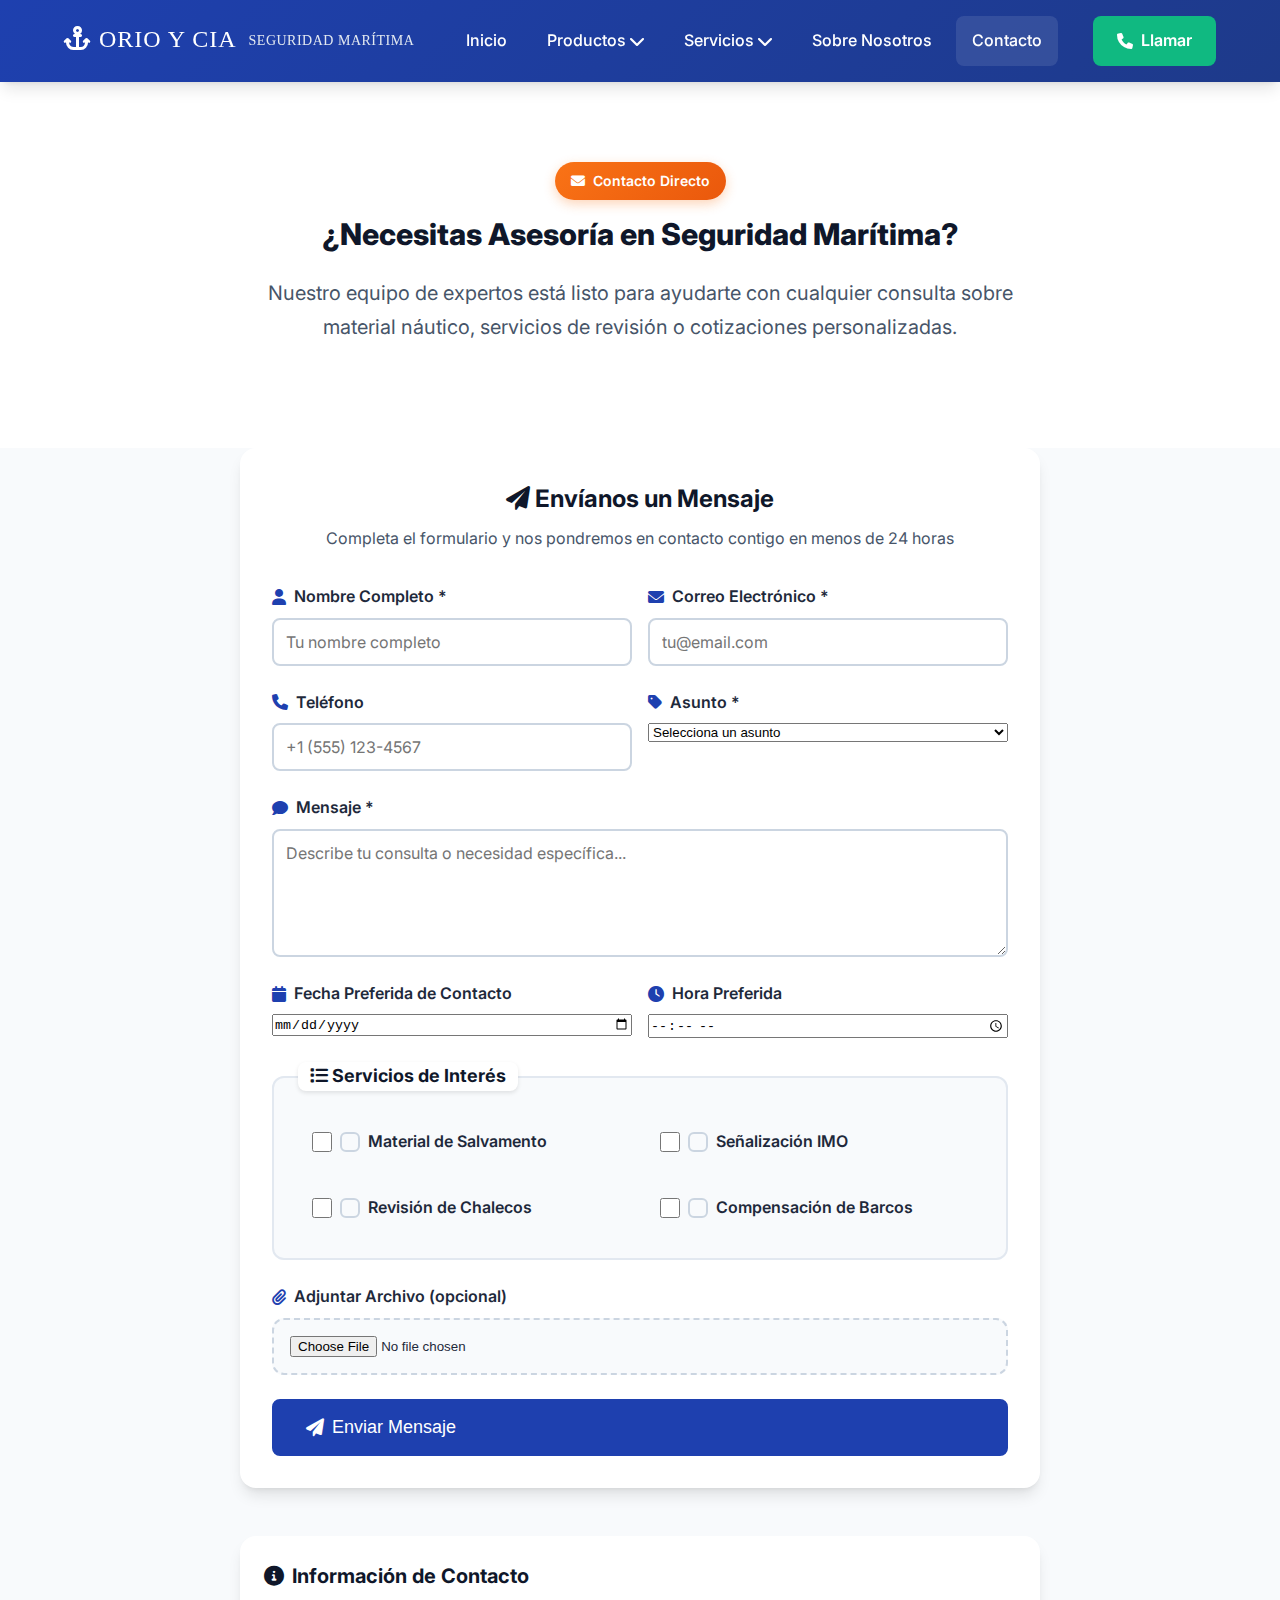
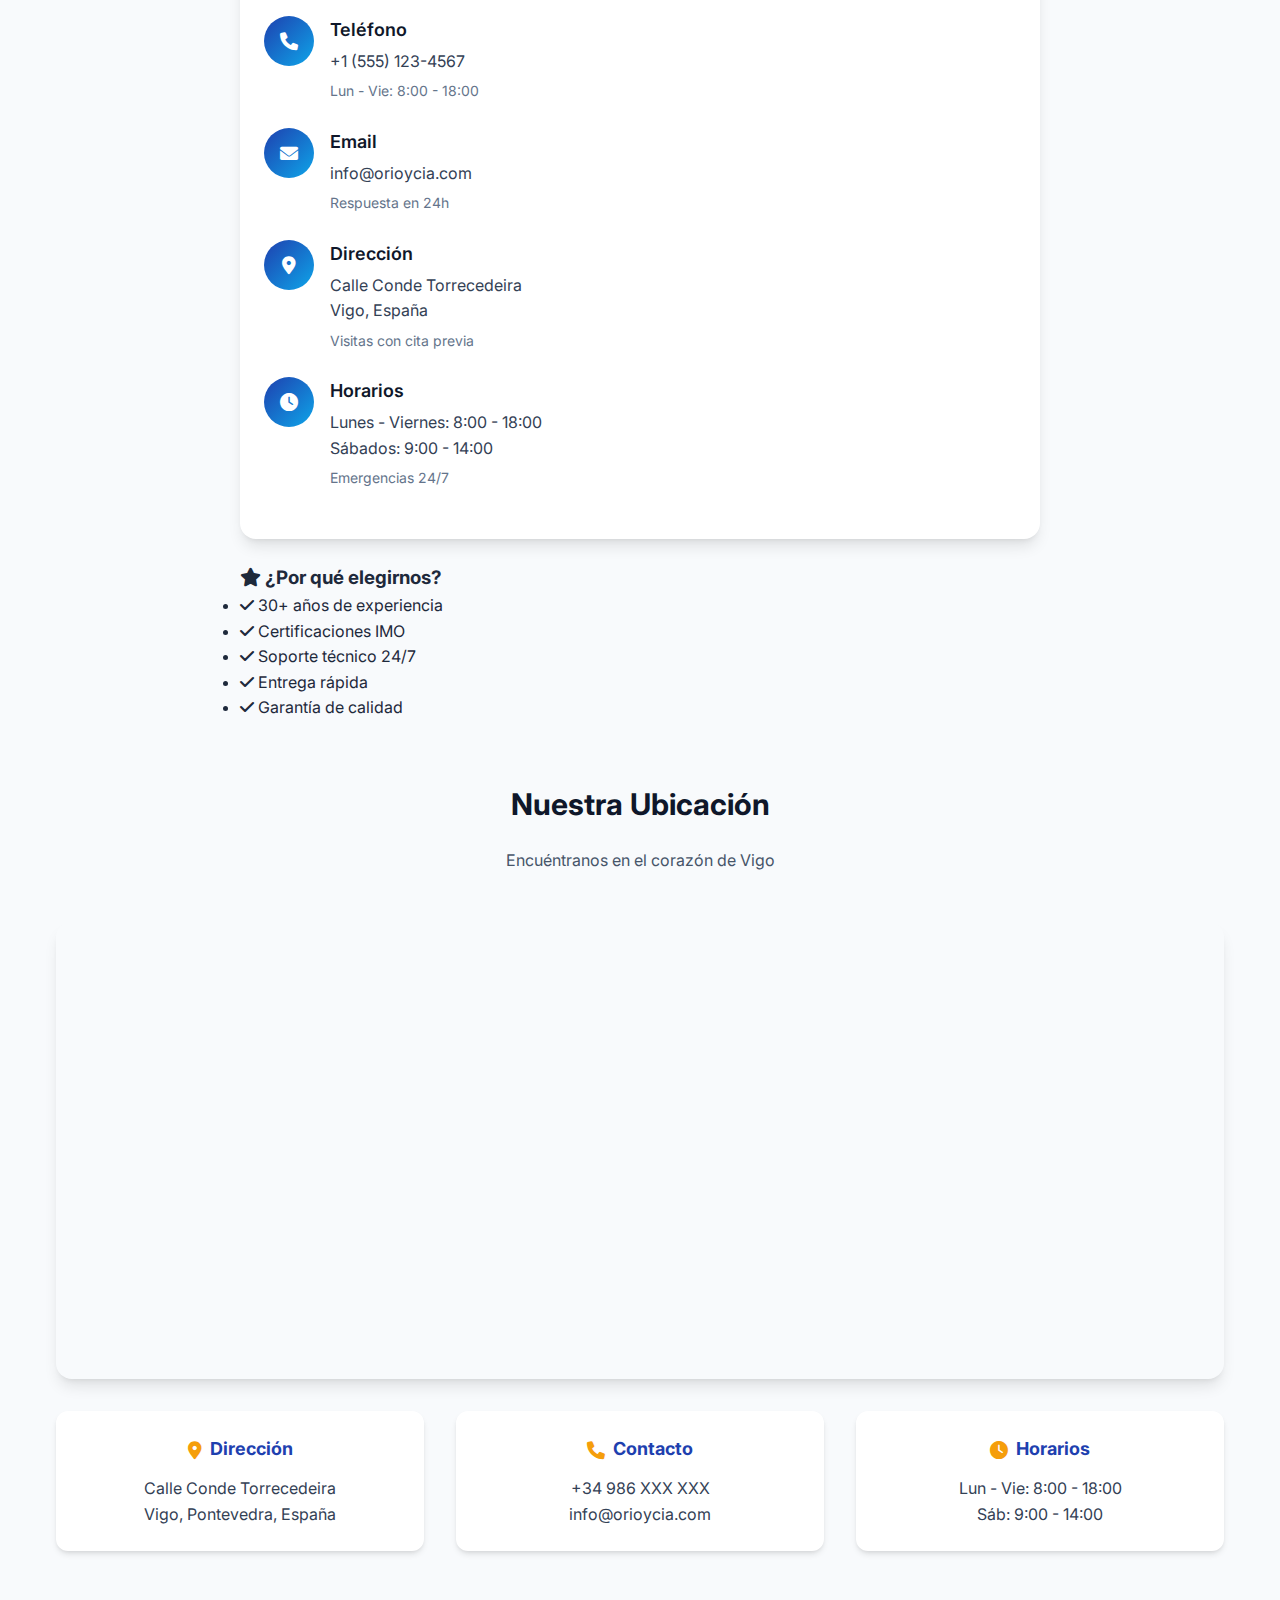
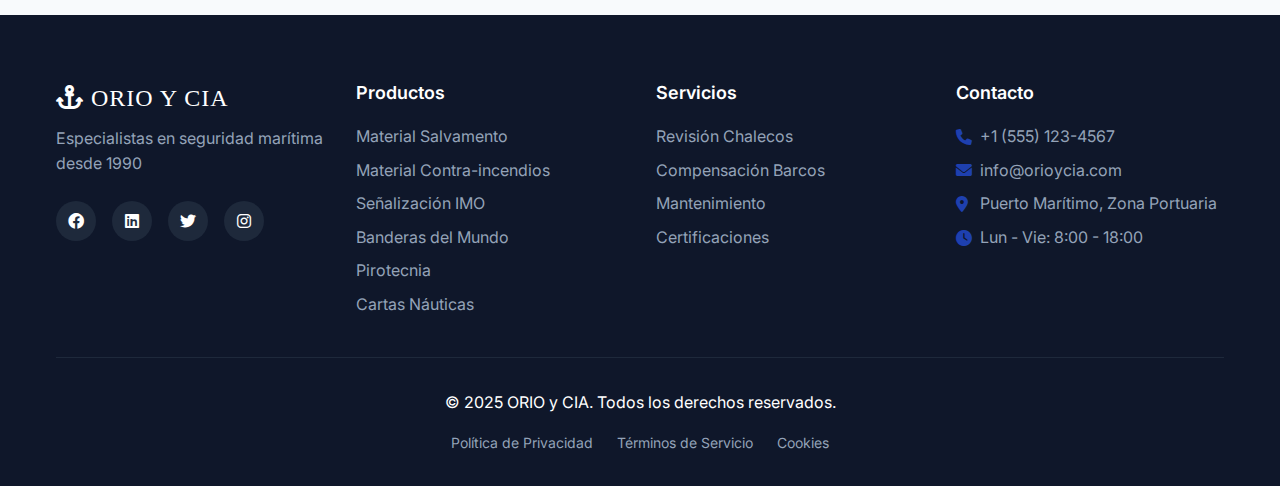
<file: contacto.html>
<!DOCTYPE html>
<html lang="es">
<head>
    <meta charset="UTF-8">
    <meta name="viewport" content="width=device-width, initial-scale=1.0">
    <meta name="description" content="Contacta con ORIO y CIA - Especialistas en material náutico, salvamento y seguridad marítima. Formulario de contacto y información de contacto">
    <meta name="keywords" content="contacto, ORIO y CIA, salvamento marítimo, náutico, formulario contacto, cotización">
    <meta name="author" content="ORIO y CIA">
    <title>ORIO y CIA - Contacto | Especialistas en Seguridad Marítima</title>
    <link rel="stylesheet" href="styles.css">
    <link href="https://fonts.googleapis.com/css2?family=Inter:wght@300;400;500;600;700&display=swap" rel="stylesheet">
    <link rel="stylesheet" href="https://cdnjs.cloudflare.com/ajax/libs/font-awesome/6.0.0/css/all.min.css">
</head>
<body class="contact-bg">
    <header class="main-header">
        <div class="header-container">
            <div class="logo">
                <h1><i class="fas fa-anchor"></i> ORIO y CIA</h1>
                <span class="tagline">Seguridad Marítima</span>
            </div>
            <nav class="main-nav">
                <ul class="nav-list">
                    <li><a href="index.html" class="nav-link">Inicio</a></li>
                    <li class="dropdown">
                        <a href="productos.html" class="nav-link">Productos <i class="fas fa-chevron-down"></i></a>
                        <ul class="dropdown-menu">
                            <li><a href="material-salvamento.html">Material Salvamento</a></li>
                            <li><a href="material-contraincendios.html">Material Contra-incendios</a></li>
                            <li><a href="senalizacion-imo.html">Señalización IMO</a></li>
                            <li><a href="banderas-mundo.html">Banderas del Mundo</a></li>
                            <li><a href="pirotecnia.html">Pirotecnia</a></li>
                            <li><a href="cartas-nauticas.html">Cartas Náuticas</a></li>
                        </ul>
                </li>
                    <li class="dropdown">
                        <a href="servicios.html" class="nav-link">Servicios <i class="fas fa-chevron-down"></i></a>
                        <ul class="dropdown-menu">
                            <li><a href="servicios.html#revision">Revisión Chalecos y Trajes</a></li>
                            <li><a href="servicios.html#compensacion">Compensación Barcos</a></li>
                    </ul>
                </li>
                    <li><a href="quienes.html" class="nav-link">Sobre Nosotros</a></li>
                    <li><a href="contacto.html" class="nav-link active">Contacto</a></li>
            </ul>
        </nav>
            <div class="header-cta">
                <a href="tel:+1234567890" class="cta-button">
                    <i class="fas fa-phone"></i> Llamar
                </a>
            </div>
        </div>
    </header>

    <!-- Hero Section -->
    <section class="contact-hero">
        <div class="container">
            <div class="contact-hero-content">
                <div class="hero-badge">
                    <i class="fas fa-envelope"></i>
                    <span>Contacto Directo</span>
                </div>
                <h1 class="hero-title">¿Necesitas Asesoría en Seguridad Marítima?</h1>
                <p class="hero-description">
                    Nuestro equipo de expertos está listo para ayudarte con cualquier consulta sobre material náutico, 
                    servicios de revisión o cotizaciones personalizadas.
                </p>
            </div>
        </div>
    </section>

    <!-- Contact Section -->
    <section class="contact-section">
        <div class="container">
            <div class="contact-grid">
                <!-- Contact Form -->
                <div class="contact-form-container">
                    <div class="form-header">
                        <h2><i class="fas fa-paper-plane"></i> Envíanos un Mensaje</h2>
                        <p>Completa el formulario y nos pondremos en contacto contigo en menos de 24 horas</p>
                    </div>
                    
                    <form action="#" method="post" class="contact-form">
                        <div class="form-row">
                            <div class="form-group">
                                <label for="nombre">
                                    <i class="fas fa-user"></i> Nombre Completo *
                                </label>
                                <input type="text" id="nombre" name="nombre" required placeholder="Tu nombre completo">
                            </div>
                            <div class="form-group">
                                <label for="email">
                                    <i class="fas fa-envelope"></i> Correo Electrónico *
                                </label>
                                <input type="email" id="email" name="email" required placeholder="tu@email.com">
                            </div>
                        </div>

                        <div class="form-row">
                            <div class="form-group">
                                <label for="telefono">
                                    <i class="fas fa-phone"></i> Teléfono
                                </label>
                                <input type="tel" id="telefono" name="telefono" placeholder="+1 (555) 123-4567">
                            </div>
                            <div class="form-group">
                                <label for="asunto">
                                    <i class="fas fa-tag"></i> Asunto *
                                </label>
                <select id="asunto" name="asunto" required>
                    <option value="">Selecciona un asunto</option>
                                    <option value="salvamento">Material de Salvamento</option>
                    <option value="senalizacion">Señalización IMO</option>
                    <option value="banderas">Banderas del Mundo</option>
                                    <option value="revision">Revisión de Equipos</option>
                                    <option value="cotizacion">Cotización</option>
                    <option value="otro">Otro</option>
                </select>
                            </div>
                        </div>

                        <div class="form-group">
                            <label for="mensaje">
                                <i class="fas fa-comment"></i> Mensaje *
                            </label>
                            <textarea id="mensaje" name="mensaje" rows="5" required 
                                placeholder="Describe tu consulta o necesidad específica..."></textarea>
                        </div>

                        <div class="form-row">
                            <div class="form-group">
                                <label for="fecha">
                                    <i class="fas fa-calendar"></i> Fecha Preferida de Contacto
                                </label>
                <input type="date" id="fecha" name="fecha">
                            </div>
                            <div class="form-group">
                                <label for="hora">
                                    <i class="fas fa-clock"></i> Hora Preferida
                                </label>
                                <input type="time" id="hora" name="hora">
                            </div>
                        </div>

                        <div class="form-group">
                            <fieldset class="services-fieldset">
                                <legend>
                                    <i class="fas fa-list"></i> Servicios de Interés
                                </legend>
                                <div class="checkbox-grid">
                                    <label class="checkbox-label">
                                        <input type="checkbox" name="servicios" value="salvamento">
                                        <span class="checkmark"></span>
                                        Material de Salvamento
                                    </label>
                                    <label class="checkbox-label">
                                        <input type="checkbox" name="servicios" value="senalizacion">
                                        <span class="checkmark"></span>
                                        Señalización IMO
                                    </label>
                                    <label class="checkbox-label">
                                        <input type="checkbox" name="servicios" value="revision">
                                        <span class="checkmark"></span>
                                        Revisión de Chalecos
                                    </label>
                                    <label class="checkbox-label">
                                        <input type="checkbox" name="servicios" value="compensacion">
                                        <span class="checkmark"></span>
                                        Compensación de Barcos
                                    </label>
                                </div>
                            </fieldset>
                        </div>

                        <div class="form-group">
                            <label for="archivo">
                                <i class="fas fa-paperclip"></i> Adjuntar Archivo (opcional)
                            </label>
                            <input type="file" id="archivo" name="archivo" class="file-input">
                        </div>

                        <button type="submit" class="btn btn-primary btn-large">
                            <i class="fas fa-paper-plane"></i>
                            Enviar Mensaje
                        </button>
                    </form>
                </div>

                <!-- Contact Info -->
                <div class="contact-info-container">
                    <div class="contact-info-card">
                        <h3><i class="fas fa-info-circle"></i> Información de Contacto</h3>
                        
                        <div class="contact-method">
                            <div class="contact-icon">
                                <i class="fas fa-phone"></i>
                            </div>
                            <div class="contact-details">
                                <h4>Teléfono</h4>
                                <p>+1 (555) 123-4567</p>
                                <span>Lun - Vie: 8:00 - 18:00</span>
                            </div>
                        </div>

                        <div class="contact-method">
                            <div class="contact-icon">
                                <i class="fas fa-envelope"></i>
                            </div>
                            <div class="contact-details">
                                <h4>Email</h4>
                                <p>info@orioycia.com</p>
                                <span>Respuesta en 24h</span>
                            </div>
                        </div>

                        <div class="contact-method">
                            <div class="contact-icon">
                                <i class="fas fa-map-marker-alt"></i>
                            </div>
                            <div class="contact-details">
                                <h4>Dirección</h4>
                                <p>Calle Conde Torrecedeira<br>Vigo, España</p>
                                <span>Visitas con cita previa</span>
                            </div>
                        </div>

                        <div class="contact-method">
                            <div class="contact-icon">
                                <i class="fas fa-clock"></i>
                            </div>
                            <div class="contact-details">
                                <h4>Horarios</h4>
                                <p>Lunes - Viernes: 8:00 - 18:00<br>Sábados: 9:00 - 14:00</p>
                                <span>Emergencias 24/7</span>
                            </div>
                        </div>

                    </div>

                    <div class="why-choose-us">
                        <h3><i class="fas fa-star"></i> ¿Por qué elegirnos?</h3>
                        <ul>
                            <li><i class="fas fa-check"></i> 30+ años de experiencia</li>
                            <li><i class="fas fa-check"></i> Certificaciones IMO</li>
                            <li><i class="fas fa-check"></i> Soporte técnico 24/7</li>
                            <li><i class="fas fa-check"></i> Entrega rápida</li>
                            <li><i class="fas fa-check"></i> Garantía de calidad</li>
                        </ul>
                    </div>
                </div>
            </div>
        </div>
        </section>

    <!-- Map Section -->
    <section class="map-section">
        <div class="container">
            <div class="section-header">
                <h2>Nuestra Ubicación</h2>
                <p>Encuéntranos en el corazón de Vigo</p>
            </div>
            <div class="map-container">
                <iframe 
                    src="https://www.google.com/maps/embed?pb=!1m18!1m12!1m3!1d3022.5!2d-8.7226!3d42.2406!2m3!1f0!2f0!3f0!3m2!1i1024!2i768!4f13.1!3m3!1m2!1s0xd2f9a4b8b8b8b8b%3A0x0!2sCalle%20Conde%20Torrecedeira%2C%20Vigo%2C%20Pontevedra!5e0!3m2!1ses!2ses!4v1234567890123!5m2!1ses!2ses"
                    width="100%" 
                    height="450" 
                    style="border:0;" 
                    allowfullscreen="" 
                    loading="lazy" 
                    referrerpolicy="no-referrer-when-downgrade">
                </iframe>
            </div>
            <div class="map-info">
                <div class="map-details">
                    <h3><i class="fas fa-map-marker-alt"></i> Dirección</h3>
                    <p>Calle Conde Torrecedeira<br>Vigo, Pontevedra, España</p>
                </div>
                <div class="map-details">
                    <h3><i class="fas fa-phone"></i> Contacto</h3>
                    <p>+34 986 XXX XXX<br>info@orioycia.com</p>
                </div>
                <div class="map-details">
                    <h3><i class="fas fa-clock"></i> Horarios</h3>
                    <p>Lun - Vie: 8:00 - 18:00<br>Sáb: 9:00 - 14:00</p>
                </div>
            </div>
        </div>
    </section>

    <!-- Footer -->
    <footer class="main-footer">
        <div class="container">
            <div class="footer-content">
                <div class="footer-section">
                    <div class="footer-logo">
                        <h3><i class="fas fa-anchor"></i> ORIO y CIA</h3>
                        <p>Especialistas en seguridad marítima desde 1990</p>
                    </div>
                    <div class="social-links">
                        <a href="#" class="social-link"><i class="fab fa-facebook"></i></a>
                        <a href="#" class="social-link"><i class="fab fa-linkedin"></i></a>
                        <a href="#" class="social-link"><i class="fab fa-twitter"></i></a>
                        <a href="#" class="social-link"><i class="fab fa-instagram"></i></a>
                    </div>
                </div>
                
                <div class="footer-section">
                    <h4>Productos</h4>
                    <ul class="footer-links">
                        <li><a href="material-salvamento.html">Material Salvamento</a></li>
                        <li><a href="material-contraincendios.html">Material Contra-incendios</a></li>
                        <li><a href="senalizacion-imo.html">Señalización IMO</a></li>
                        <li><a href="banderas-mundo.html">Banderas del Mundo</a></li>
                        <li><a href="pirotecnia.html">Pirotecnia</a></li>
                        <li><a href="cartas-nauticas.html">Cartas Náuticas</a></li>
                    </ul>
                </div>
                
                <div class="footer-section">
                    <h4>Servicios</h4>
                    <ul class="footer-links">
                        <li><a href="servicios.html#revision">Revisión Chalecos</a></li>
                        <li><a href="servicios.html#compensacion">Compensación Barcos</a></li>
                        <li><a href="servicios.html">Mantenimiento</a></li>
                        <li><a href="servicios.html">Certificaciones</a></li>
                    </ul>
                </div>
                
                <div class="footer-section">
                    <h4>Contacto</h4>
                    <div class="contact-info">
                        <p><i class="fas fa-phone"></i> +1 (555) 123-4567</p>
                        <p><i class="fas fa-envelope"></i> info@orioycia.com</p>
                        <p><i class="fas fa-map-marker-alt"></i> Puerto Marítimo, Zona Portuaria</p>
                        <p><i class="fas fa-clock"></i> Lun - Vie: 8:00 - 18:00</p>
                    </div>
                </div>
            </div>
            
            <div class="footer-bottom">
                <div class="footer-bottom-content">
                    <p>&copy; 2025 ORIO y CIA. Todos los derechos reservados.</p>
                    <div class="footer-bottom-links">
                        <a href="#">Política de Privacidad</a>
                        <a href="#">Términos de Servicio</a>
                        <a href="#">Cookies</a>
                    </div>
                </div>
            </div>
        </div>
    </footer>
</body>
</html>
</file>
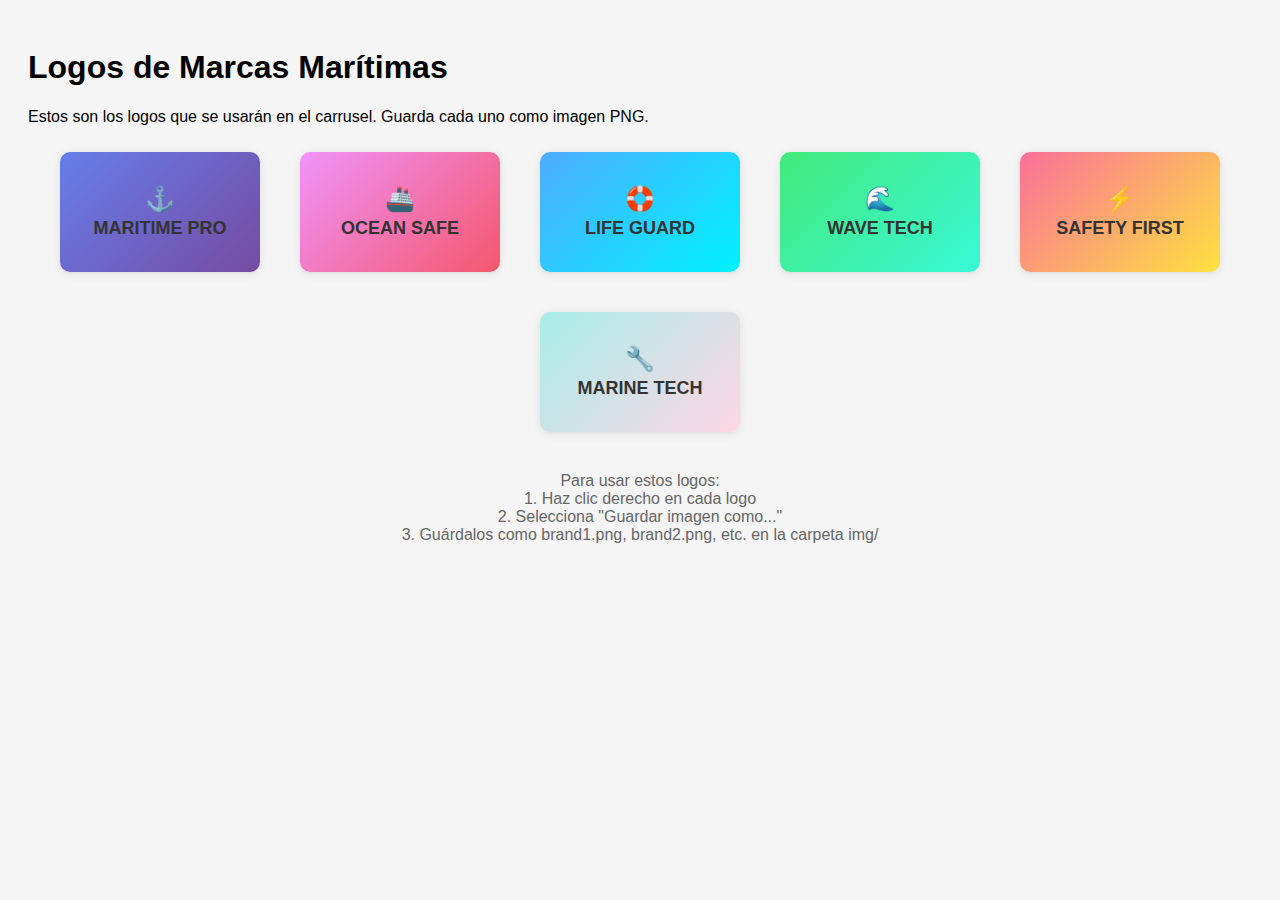
<file: create_brand_logos.html>
<!DOCTYPE html>
<html lang="es">
<head>
    <meta charset="UTF-8">
    <meta name="viewport" content="width=device-width, initial-scale=1.0">
    <title>Generador de Logos de Marcas</title>
    <style>
        body {
            font-family: Arial, sans-serif;
            padding: 20px;
            background: #f5f5f5;
        }
        .logo-container {
            display: flex;
            flex-wrap: wrap;
            gap: 20px;
            justify-content: center;
        }
        .logo {
            width: 200px;
            height: 120px;
            background: white;
            border-radius: 10px;
            display: flex;
            align-items: center;
            justify-content: center;
            box-shadow: 0 2px 10px rgba(0,0,0,0.1);
            margin: 10px;
        }
        .logo-text {
            font-weight: bold;
            color: #333;
            text-align: center;
        }
        .logo1 { background: linear-gradient(135deg, #667eea 0%, #764ba2 100%); color: white; }
        .logo2 { background: linear-gradient(135deg, #f093fb 0%, #f5576c 100%); color: white; }
        .logo3 { background: linear-gradient(135deg, #4facfe 0%, #00f2fe 100%); color: white; }
        .logo4 { background: linear-gradient(135deg, #43e97b 0%, #38f9d7 100%); color: white; }
        .logo5 { background: linear-gradient(135deg, #fa709a 0%, #fee140 100%); color: white; }
        .logo6 { background: linear-gradient(135deg, #a8edea 0%, #fed6e3 100%); color: #333; }
    </style>
</head>
<body>
    <h1>Logos de Marcas Marítimas</h1>
    <p>Estos son los logos que se usarán en el carrusel. Guarda cada uno como imagen PNG.</p>
    
    <div class="logo-container">
        <div class="logo logo1">
            <div class="logo-text">
                <div style="font-size: 24px;">⚓</div>
                <div style="font-size: 18px; margin-top: 5px;">MARITIME PRO</div>
            </div>
        </div>
        
        <div class="logo logo2">
            <div class="logo-text">
                <div style="font-size: 24px;">🚢</div>
                <div style="font-size: 18px; margin-top: 5px;">OCEAN SAFE</div>
            </div>
        </div>
        
        <div class="logo logo3">
            <div class="logo-text">
                <div style="font-size: 24px;">🛟</div>
                <div style="font-size: 18px; margin-top: 5px;">LIFE GUARD</div>
            </div>
        </div>
        
        <div class="logo logo4">
            <div class="logo-text">
                <div style="font-size: 24px;">🌊</div>
                <div style="font-size: 18px; margin-top: 5px;">WAVE TECH</div>
            </div>
        </div>
        
        <div class="logo logo5">
            <div class="logo-text">
                <div style="font-size: 24px;">⚡</div>
                <div style="font-size: 18px; margin-top: 5px;">SAFETY FIRST</div>
            </div>
        </div>
        
        <div class="logo logo6">
            <div class="logo-text">
                <div style="font-size: 24px;">🔧</div>
                <div style="font-size: 18px; margin-top: 5px;">MARINE TECH</div>
            </div>
        </div>
    </div>
    
    <p style="margin-top: 30px; text-align: center; color: #666;">
        Para usar estos logos:<br>
        1. Haz clic derecho en cada logo<br>
        2. Selecciona "Guardar imagen como..."<br>
        3. Guárdalos como brand1.png, brand2.png, etc. en la carpeta img/
    </p>
</body>
</html>
</file>
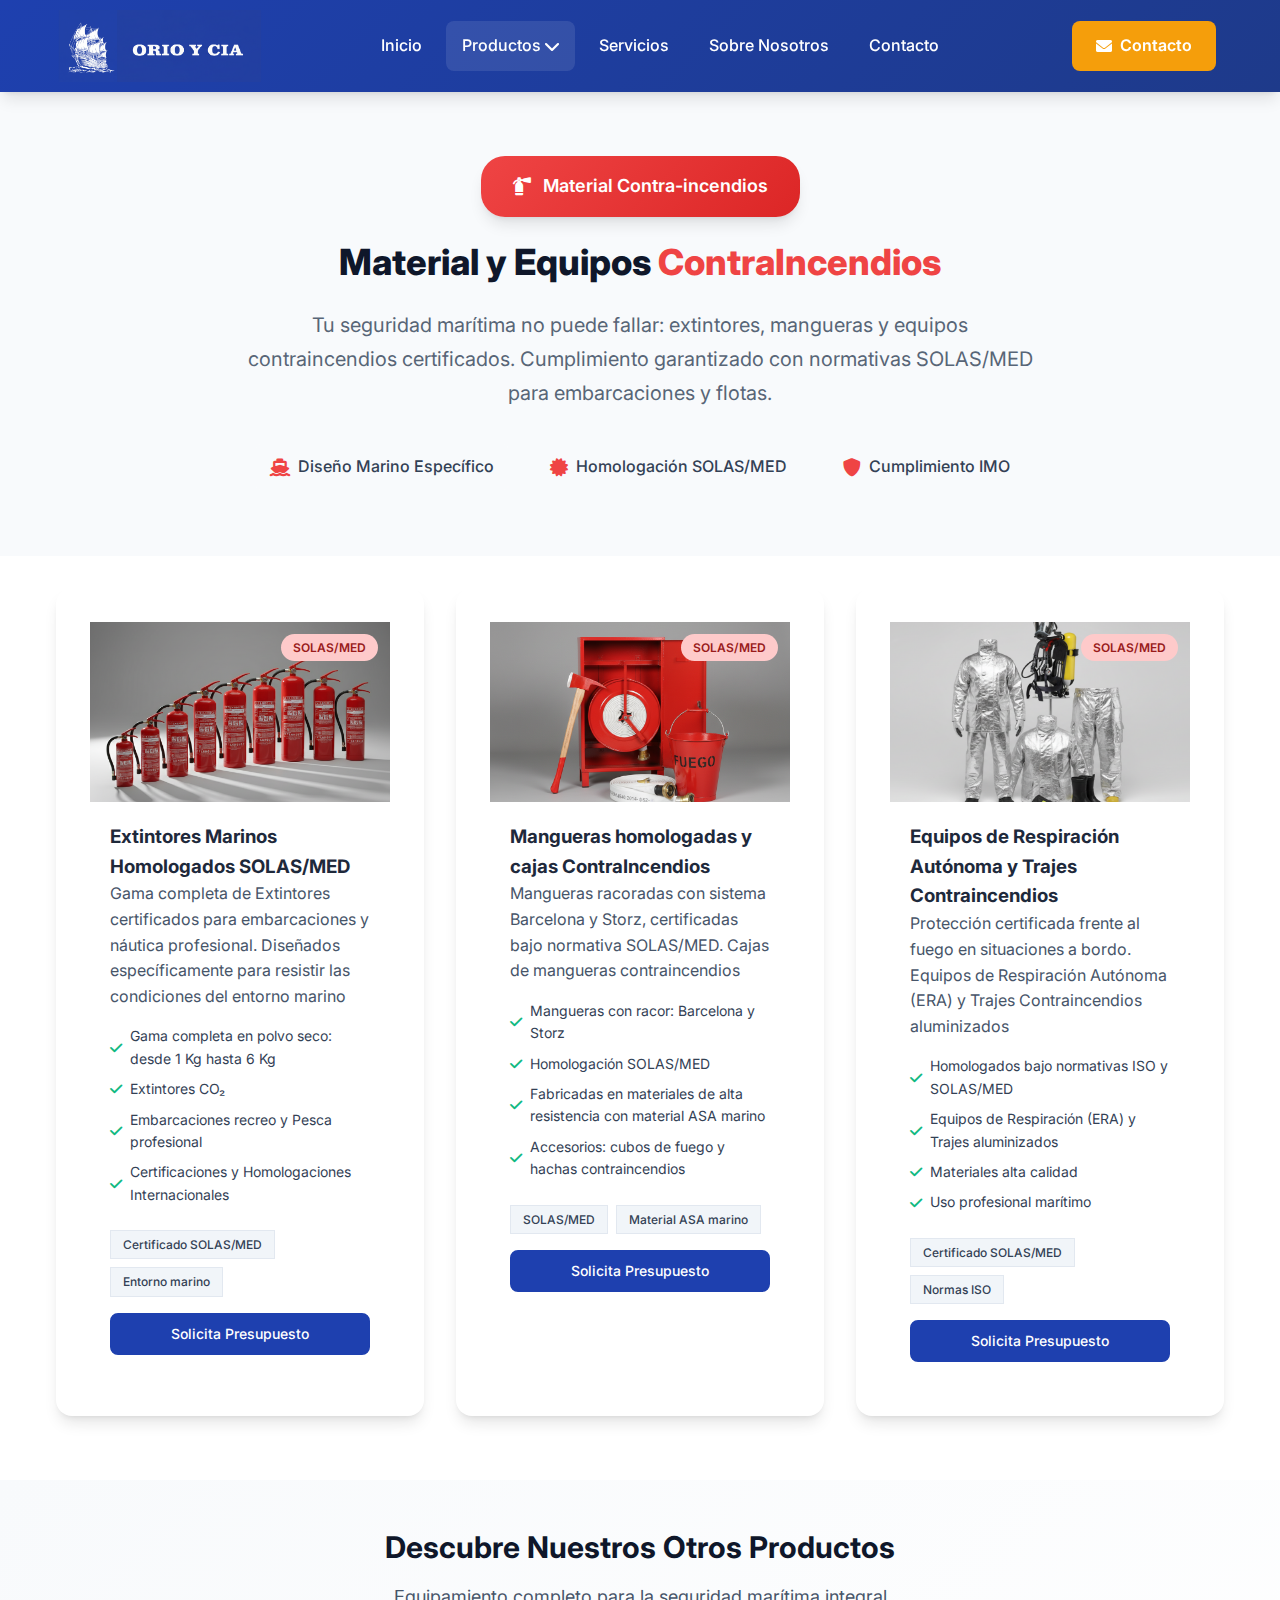
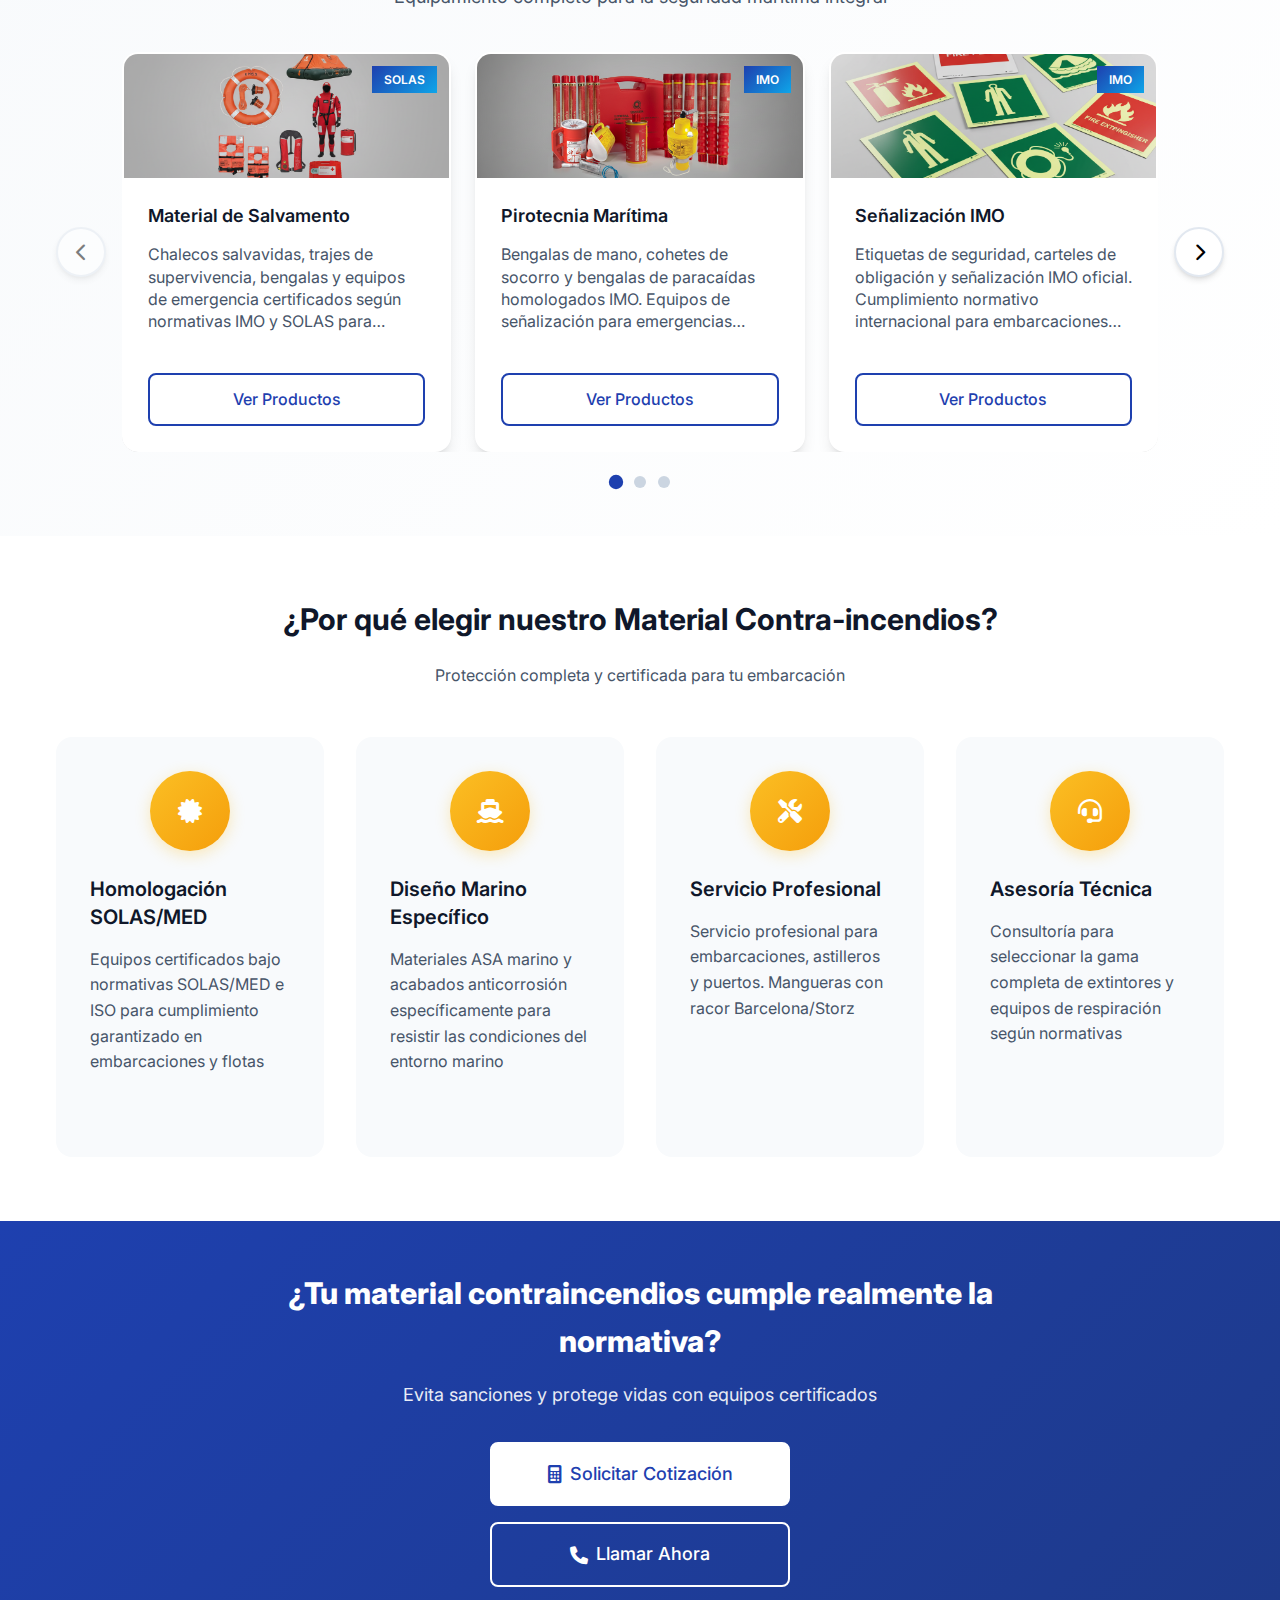
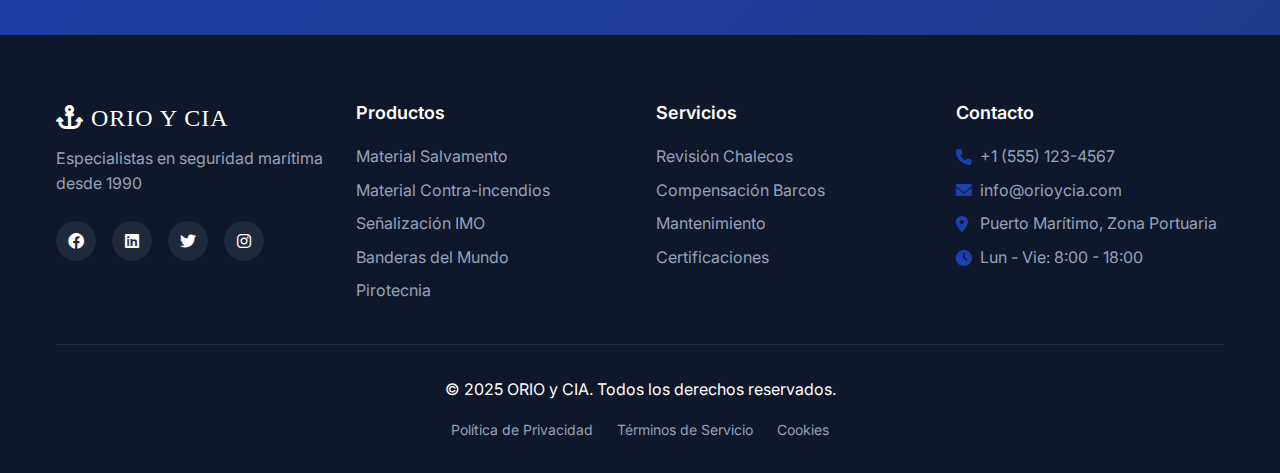
<file: material-contraincendios.html>
<!DOCTYPE html>
<html lang="es">
<head>
    <meta charset="UTF-8">
    <meta name="viewport" content="width=device-width, initial-scale=1.0">
    <meta name="description" content="Material Contra-incendios Marítimo - Extintores, sistemas de detección, rociadores y equipos de protección contra incendios para embarcaciones">
    <meta name="keywords" content="material contraincendios, extintores marítimos, sistemas detección, rociadores, protección incendios, certificación IMO">
    <meta name="author" content="ORIO y CIA">
    <title>Material Contra-incendios Marítimo | ORIO y CIA - Sistemas de Protección Certificados</title>
    <link rel="stylesheet" href="styles.css">
    <link href="https://fonts.googleapis.com/css2?family=Inter:wght@300;400;500;600;700&display=swap" rel="stylesheet">
    <link rel="stylesheet" href="https://cdnjs.cloudflare.com/ajax/libs/font-awesome/6.0.0/css/all.min.css">
</head>
<body class="contraincendios-theme">
    <header class="main-header">
        <div class="header-container">
            <div class="logo">
                <a href="index.html" class="logo-link">
                    <img src="img/logo dibujo (1).png" alt="Logo ORIO Y CIA" class="logo-dibujo">
                    <img src="img/logo escritura.png" alt="ORIO Y CIA" class="logo-escritura">
                </a>
            </div>
            <nav class="main-nav">
                <ul class="nav-list">
                    <li><a href="index.html" class="nav-link">Inicio</a></li>
                    <li class="dropdown">
                        <a href="productos.html" class="nav-link active">Productos <i class="fas fa-chevron-down"></i></a>
                        <ul class="dropdown-menu">
                            <li><a href="material-salvamento.html">Material Salvamento</a></li>
                            <li><a href="material-contraincendios.html">Material Contra-incendios</a></li>
                            <li><a href="senalizacion-imo.html">Señalización IMO</a></li>
                            <li><a href="banderas-mundo.html">Banderas del Mundo</a></li>
                            <li><a href="pirotecnia.html">Pirotecnia</a></li>
                            <li><a href="cartas-nauticas.html">Cartas Náuticas</a></li>
                        </ul>
                    </li>
                    <li><a href="servicios.html" class="nav-link">Servicios</a></li>
                    <li><a href="quienes.html" class="nav-link">Sobre Nosotros</a></li>
                    <li><a href="contacto.html" class="nav-link">Contacto</a></li>
                </ul>
            </nav>
            <div class="header-cta">
                <a href="contacto.html" class="cta-button">
                    <i class="fas fa-envelope"></i> Contacto
                </a>
            </div>
        </div>
        
        <!-- Mobile Dropdown Menu -->
        <div class="mobile-dropdown-menu" id="mobile-menu">
            <div class="mobile-menu-header">
                <div class="mobile-logo">
                    <img src="img/logo dibujo (1).png" alt="ORIO Y CIA" class="mobile-logo-img">
                    <span class="mobile-logo-text">ORIO Y CIA</span>
                </div>
                <button class="mobile-menu-close" id="mobile-menu-close">
                    <i class="fas fa-times"></i>
                </button>
            </div>
            
            <div class="nav-grid">
                <a href="index.html" class="nav-card home-card">
                    <div class="nav-card-icon">
                        <i class="fas fa-home"></i>
                    </div>
                    <div class="nav-card-content">
                        <h3>Inicio</h3>
                        <p>Página principal</p>
                    </div>
                </a>
                
                <a href="productos.html" class="nav-card products-card">
                    <div class="nav-card-icon">
                        <i class="fas fa-box"></i>
                    </div>
                    <div class="nav-card-content">
                        <h3>Productos</h3>
                        <p>Material náutico</p>
                    </div>
                </a>
                
                <a href="servicios.html" class="nav-card services-card">
                    <div class="nav-card-icon">
                        <i class="fas fa-tools"></i>
                    </div>
                    <div class="nav-card-content">
                        <h3>Servicios</h3>
                        <p>Mantenimiento</p>
                    </div>
                </a>
                
                <a href="quienes.html" class="nav-card about-card">
                    <div class="nav-card-icon">
                        <i class="fas fa-users"></i>
                    </div>
                    <div class="nav-card-content">
                        <h3>Nosotros</h3>
                        <p>Conócenos</p>
                    </div>
                </a>
                
                <a href="contacto.html" class="nav-card contact-card">
                    <div class="nav-card-icon">
                        <i class="fas fa-envelope"></i>
                    </div>
                    <div class="nav-card-content">
                        <h3>Contacto</h3>
                        <p>Escríbenos</p>
                    </div>
                </a>
                
                <a href="tel:+1234567890" class="nav-card phone-card">
                    <div class="nav-card-icon">
                        <i class="fas fa-phone-alt"></i>
                    </div>
                    <div class="nav-card-content">
                        <h3>Llamar</h3>
                        <p>+1 (555) 123-4567</p>
                    </div>
                </a>
            </div>
        </div>
        
        <!-- Menu Overlay -->
        <div class="menu-overlay" id="menu-overlay"></div>
    </header>

    <!-- Hero Section -->
    <section class="category-hero">
        <div class="container">
            <div class="hero-badge">
                <i class="fas fa-fire-extinguisher"></i>
                <span>Material Contra-incendios</span>
            </div>
            <h1 class="hero-title">Material y Equipos<span class="highlight"> ContraIncendios</span></h1>
            <p class="hero-description">
                Tu seguridad marítima no puede fallar: extintores, mangueras y equipos contraincendios certificados.
                Cumplimiento garantizado con normativas SOLAS/MED para embarcaciones y flotas.
            </p>
            <div class="hero-features">
                <div class="feature-item">
                    <i class="fas fa-ship"></i>
                    <span>Diseño Marino Específico</span>
                </div>
                <div class="feature-item">
                    <i class="fas fa-certificate"></i>
                    <span>Homologación SOLAS/MED</span>
                </div>
                <div class="feature-item">
                    <i class="fas fa-shield-alt"></i>
                    <span>Cumplimiento IMO</span>
                </div>
            </div>
        </div>
    </section>

    <!-- Products Section -->
    <section class="products-section">
        <div class="container">
            
            <div class="cartas-grid">
                <!-- Extintores Portátiles -->
                <div class="product-card">
                    <div class="product-image">
                        <img src="img/incendios/extintores.png" alt="Extintores Marinos Homologados SOLAS/MED">
                        <div class="product-badge">SOLAS/MED</div>
                    </div>
                    <div class="product-content">
                        <h3>Extintores Marinos Homologados SOLAS/MED</h3>
                        <p>Gama completa de Extintores certificados para embarcaciones y náutica profesional. Diseñados específicamente para resistir las condiciones del entorno marino</p>
                        
                        <!-- Botón Leer más para móvil -->
                        <button class="read-more-btn mobile-only" onclick="toggleReadMore(this)">
                            <span class="read-more-text">+ Leer más</span>
                            <span class="read-less-text" style="display: none;">- Leer menos</span>
                        </button>
                        
                        <!-- Contenido expandible -->
                        <div class="expandable-content">
                            <ul class="product-features">
                            <li><i class="fas fa-check"></i> Gama completa en polvo seco: desde 1 Kg hasta 6 Kg</li>
                            <li><i class="fas fa-check"></i> Extintores CO₂</li>
                            <li><i class="fas fa-check"></i> Embarcaciones recreo y Pesca profesional</li>
                            <li><i class="fas fa-check"></i> Certificaciones y Homologaciones Internacionales</li>
                        </ul>
                            <div class="product-specs">
                                <span class="spec-tag">Certificado SOLAS/MED</span>
                                <span class="spec-tag">Entorno marino</span>
                            </div>
                        </div>
                        
                        <div class="product-actions">
                            <a href="contacto.html" class="btn btn-primary">Solicita Presupuesto</a>
                        </div>
                    </div>
                </div>

                <!-- Mangueras y Cajas Contraincendios -->
                <div class="product-card">
                    <div class="product-image">
                        <img src="img/incendios/mangueras cajas.png" alt="Mangueras homologadas y cajas ContraIncendios para embarcaciones">
                        <div class="product-badge">SOLAS/MED</div>
                    </div>
                    <div class="product-content">
                        <h3>Mangueras homologadas y cajas ContraIncendios</h3>
                        <p>Mangueras racoradas con sistema Barcelona y Storz, certificadas bajo normativa SOLAS/MED. Cajas de mangueras contraincendios </p>
                        
                        <!-- Botón Leer más para móvil -->
                        <button class="read-more-btn mobile-only" onclick="toggleReadMore(this)">
                            <span class="read-more-text">+ Leer más</span>
                            <span class="read-less-text" style="display: none;">- Leer menos</span>
                        </button>
                        
                        <!-- Contenido expandible -->
                        <div class="expandable-content">
                            <ul class="product-features">
                            <li><i class="fas fa-check"></i> Mangueras con racor: Barcelona y Storz</li>
                            <li><i class="fas fa-check"></i> Homologación SOLAS/MED</li>
                            <li><i class="fas fa-check"></i> Fabricadas en materiales de alta resistencia con material ASA marino</li>
                            <li><i class="fas fa-check"></i> Accesorios: cubos de fuego y hachas contraincendios</li>
                        </ul>
                            <div class="product-specs">
                                <span class="spec-tag">SOLAS/MED</span>
                                <span class="spec-tag">Material ASA marino</span>
                            </div>
                        </div>
                        
                        <div class="product-actions">
                            <a href="contacto.html" class="btn btn-primary">Solicita Presupuesto</a>
                        </div>
                    </div>
                </div>

                <!-- Equipos de Respiración Autónoma y Trajes Contraincendios -->
                <div class="product-card">
                    <div class="product-image">
                        <img src="img/incendios/equipo respiracion traje.png" alt="Equipos de Respiración Autónoma y Trajes Contraincendios" style="transform: scale(1.3); object-fit: cover; width: 100%; height: 100%;">
                        <div class="product-badge">SOLAS/MED</div>
                    </div>
                    <div class="product-content">
                        <h3>Equipos de Respiración Autónoma y Trajes Contraincendios</h3>
                        <p>Protección certificada frente al fuego en situaciones a bordo. Equipos de Respiración Autónoma (ERA) y Trajes Contraincendios aluminizados</p>
                        
                        <!-- Botón Leer más para móvil -->
                        <button class="read-more-btn mobile-only" onclick="toggleReadMore(this)">
                            <span class="read-more-text">+ Leer más</span>
                            <span class="read-less-text" style="display: none;">- Leer menos</span>
                        </button>
                        
                        <!-- Contenido expandible -->
                        <div class="expandable-content">
                            <ul class="product-features">
                            <li><i class="fas fa-check"></i> Homologados bajo normativas ISO y SOLAS/MED</li>
                            <li><i class="fas fa-check"></i> Equipos de Respiración (ERA) y Trajes aluminizados </li>
                            <li><i class="fas fa-check"></i> Materiales alta calidad</li>
                            <li><i class="fas fa-check"></i> Uso profesional marítimo</li>
                        </ul>
                            <div class="product-specs">
                                <span class="spec-tag">Certificado SOLAS/MED</span>
                                <span class="spec-tag">Normas ISO</span>
                            </div>
                        </div>
                        
                        <div class="product-actions">
                            <a href="contacto.html" class="btn btn-primary">Solicita Presupuesto</a>
                        </div>
                    </div>
                </div>
            </div>
        </div>
    </section>

    <!-- Related Products Section -->
    <section class="related-products">
        <div class="container">
            <div class="section-header">
                <h2>Descubre Nuestros Otros Productos</h2>
                <p>Equipamiento completo para la seguridad marítima integral</p>
            </div>
            
            <!-- Desktop Carousel -->
            <div class="desktop-carousel">
                <div class="carousel-container">
                    <button class="carousel-nav prev" id="prevBtn">
                        <i class="fas fa-chevron-left"></i>
                    </button>
                    
                    <div class="carousel-track-container">
                        <div class="carousel-track" id="carouselTrack">
                            
                            <!-- Material Salvamento -->
                            <div class="related-product-card">
                                <div class="related-product-image">
                                    <img src="img/salvamento maritimo index.png" alt="Material de Salvamento">
                                    <div class="related-product-badge">SOLAS</div>
                                </div>
                                <div class="related-product-content">
                                    <h3>Material de Salvamento</h3>
                                    <p>Chalecos salvavidas, trajes de supervivencia, bengalas y equipos de emergencia certificados 
                                    según normativas IMO y SOLAS para máxima seguridad en el mar. 
                                    Distribución autorizada de marcas líderes en seguridad marítima. 
                                    Servicio técnico especializado y mantenimiento profesional incluido.</p>
                                </div>
                                <div class="related-product-footer">
                                    <a href="material-salvamento.html" class="btn btn-outline">Ver Productos</a>
                                </div>
                            </div>

                            <!-- Pirotecnia -->
                            <div class="related-product-card">
                                <div class="related-product-image">
                                    <img src="img/pirotecnia index.png" alt="Pirotecnia Marítima">
                                    <div class="related-product-badge">IMO</div>
                                </div>
                                <div class="related-product-content">
                                    <h3>Pirotecnia Marítima</h3>
                                    <p>Bengalas de mano, cohetes de socorro y bengalas de paracaídas homologados IMO.
                                    Equipos de señalización para emergencias marítimas con certificación internacional.
                                    Cumplimiento normativo SOLAS para embarcaciones comerciales y recreativas.
                                    Distribución autorizada de marcas líderes en seguridad marítima.</p>
                                </div>
                                <div class="related-product-footer">
                                    <a href="pirotecnia.html" class="btn btn-outline">Ver Productos</a>
                                </div>
                            </div>

                            <!-- Señalización IMO -->
                            <div class="related-product-card">
                                <div class="related-product-image">
                                    <img src="img/etiquetas IMO/etiquetas navegacion index.png" alt="Señalización IMO">
                                    <div class="related-product-badge">IMO</div>
                                </div>
                                <div class="related-product-content">
                                    <h3>Señalización IMO</h3>
                                    <p>Etiquetas de seguridad, carteles de obligación y señalización IMO oficial. 
                                    Cumplimiento normativo internacional para embarcaciones comerciales. 
                                    Material resistente al agua salada y condiciones marítimas extremas. 
                                    Instalación profesional y asesoramiento técnico especializado incluido.</p>
                                </div>
                                <div class="related-product-footer">
                                    <a href="senalizacion-imo.html" class="btn btn-outline">Ver Productos</a>
                                </div>
                            </div>

                            <!-- Cartas Náuticas -->
                            <div class="related-product-card">
                                <div class="related-product-image">
                                    <img src="img/cartas/cartas libros.png" alt="Cartas Náuticas">
                                    <div class="related-product-badge">IHM</div>
                                </div>
                                <div class="related-product-content">
                                    <h3>Cartas Náuticas IHM</h3>
                                    <p>Cartas náuticas oficiales IHM, libros de derrota y publicaciones náuticas. 
                                    Cobertura mundial con actualizaciones regulares y correcciones oficiales. 
                                    Certificación internacional para navegación comercial y recreativa. 
                                    Distribución autorizada y servicio de actualización profesional incluido.</p>
                                </div>
                                <div class="related-product-footer">
                                    <a href="cartas-nauticas.html" class="btn btn-outline">Ver Productos</a>
                                </div>
                            </div>

                            <!-- Banderas del Mundo -->
                            <div class="related-product-card">
                                <div class="related-product-image">
                                    <img src="img/banderas/corona.png" alt="Banderas del Mundo">
                                    <div class="related-product-badge">Oficial</div>
                                </div>
                                <div class="related-product-content">
                                    <h3>Banderas del Mundo</h3>
                                    <p>Banderas nacionales, señales marítimas y banderas de código internacional. 
                                    Material resistente a condiciones marítimas extremas y UV. 
                                    Cumplimiento normativo internacional para embarcaciones comerciales. 
                                    Instalación profesional y asesoramiento técnico especializado incluido.</p>
                                </div>
                                <div class="related-product-footer">
                                    <a href="banderas-mundo.html" class="btn btn-outline">Ver Productos</a>
                                </div>
                            </div>

                        </div>
                    </div>
                    
                    <button class="carousel-nav next" id="nextBtn">
                        <i class="fas fa-chevron-right"></i>
                    </button>
                </div>
                
                <!-- Carousel Indicators -->
                <div class="carousel-indicators">
                    <button class="indicator active" data-slide="0"></button>
                    <button class="indicator" data-slide="1"></button>
                    <button class="indicator" data-slide="2"></button>
                </div>
            </div>

            <!-- Mobile Carousel -->
            <div class="mobile-carousel">
                <div class="mobile-carousel-container">
                    <div class="mobile-carousel-track" id="mobileCarouselTrack">
                        
                        <!-- Material Salvamento -->
                        <div class="mobile-related-card">
                            <div class="mobile-card-image">
                                <img src="img/salvamento maritimo index.png" alt="Material de Salvamento">
                                <div class="mobile-card-badge">SOLAS</div>
                            </div>
                            <div class="mobile-card-content">
                                <h4>Material de Salvamento</h4>
                                <p>Chalecos salvavidas, trajes de supervivencia, bengalas y equipos de emergencia certificados 
                                según normativas IMO y SOLAS para máxima seguridad en el mar. 
                                Distribución autorizada de marcas líderes en seguridad marítima. 
                                Servicio técnico especializado y mantenimiento profesional incluido.</p>
                                <a href="material-salvamento.html" class="btn btn-outline btn-sm">
                                    Ver Productos
                                </a>
                            </div>
                        </div>

                        <!-- Pirotecnia -->
                        <div class="mobile-related-card">
                            <div class="mobile-card-image">
                                <img src="img/pirotecnia index.png" alt="Pirotecnia Marítima">
                                <div class="mobile-card-badge">IMO</div>
                            </div>
                            <div class="mobile-card-content">
                                <h4>Pirotecnia Marítima</h4>
                                <p>Bengalas de mano, cohetes de socorro y bengalas de paracaídas homologados IMO.
                                Equipos de señalización para emergencias marítimas con certificación internacional.
                                Cumplimiento normativo SOLAS para embarcaciones comerciales y recreativas.
                                Distribución autorizada de marcas líderes en seguridad marítima.</p>
                                <a href="pirotecnia.html" class="btn btn-outline btn-sm">
                                    Ver Productos
                                </a>
                            </div>
                        </div>

                        <!-- Señalización IMO -->
                        <div class="mobile-related-card">
                            <div class="mobile-card-image">
                                <img src="img/etiquetas IMO/etiquetas navegacion index.png" alt="Señalización IMO">
                                <div class="mobile-card-badge">IMO</div>
                            </div>
                            <div class="mobile-card-content">
                                <h4>Señalización IMO</h4>
                                <p>Etiquetas de seguridad, carteles de obligación y señalización IMO oficial. 
                                Cumplimiento normativo internacional para embarcaciones comerciales. 
                                Material resistente al agua salada y condiciones marítimas extremas. 
                                Instalación profesional y asesoramiento técnico especializado incluido.</p>
                                <a href="senalizacion-imo.html" class="btn btn-outline btn-sm">
                                    Ver Productos
                                </a>
                            </div>
                        </div>

                        <!-- Cartas Náuticas -->
                        <div class="mobile-related-card">
                            <div class="mobile-card-image">
                                <img src="img/cartas/cartas libros.png" alt="Cartas Náuticas">
                                <div class="mobile-card-badge">IHM</div>
                            </div>
                            <div class="mobile-card-content">
                                <h4>Cartas Náuticas IHM</h4>
                                <p>Cartas náuticas oficiales IHM, libros de derrota y publicaciones náuticas. 
                                Cobertura mundial con actualizaciones regulares y correcciones oficiales. 
                                Certificación internacional para navegación comercial y recreativa. 
                                Distribución autorizada y servicio de actualización profesional incluido.</p>
                                <a href="cartas-nauticas.html" class="btn btn-outline btn-sm">
                                    Ver Productos
                                </a>
                            </div>
                        </div>

                        <!-- Banderas del Mundo -->
                        <div class="mobile-related-card">
                            <div class="mobile-card-image">
                                <img src="img/banderas/corona.png" alt="Banderas del Mundo">
                                <div class="mobile-card-badge">Oficial</div>
                            </div>
                            <div class="mobile-card-content">
                                <h4>Banderas del Mundo</h4>
                                <p>Banderas nacionales, señales marítimas y banderas de código internacional. 
                                Material resistente a condiciones marítimas extremas y UV. 
                                Cumplimiento normativo internacional para embarcaciones comerciales. 
                                Instalación profesional y asesoramiento técnico especializado incluido.</p>
                                <a href="banderas-mundo.html" class="btn btn-outline btn-sm">
                                    Ver Productos
                                </a>
                            </div>
                        </div>

                    </div>
                </div>
                
                <!-- Mobile Navigation Dots -->
                <div class="mobile-carousel-dots">
                    <span class="mobile-dot active" data-slide="0"></span>
                    <span class="mobile-dot" data-slide="1"></span>
                    <span class="mobile-dot" data-slide="2"></span>
                    <span class="mobile-dot" data-slide="3"></span>
                    <span class="mobile-dot" data-slide="4"></span>
                </div>
                
                <!-- Mobile Swipe Hint -->
                <div class="mobile-swipe-hint">
                    <i class="fas fa-hand-point-left"></i> Desliza para ver más productos
                </div>
            </div>
        </div>
    </section>

    <!-- Features Section -->
    <section class="features">
        <div class="container">
            <h2>¿Por qué elegir nuestro Material Contra-incendios?</h2>
            <p>Protección completa y certificada para tu embarcación</p>
            
            <!-- Desktop Features Grid -->
            <div class="features-grid desktop-features">
                <div class="feature-card">
                    <div class="feature-icon">
                        <i class="fas fa-certificate"></i>
                    </div>
                    <h3>Homologación SOLAS/MED</h3>
                    <p>Equipos certificados bajo normativas SOLAS/MED e ISO para cumplimiento garantizado en embarcaciones y flotas</p>
                </div>
                <div class="feature-card">
                    <div class="feature-icon">
                        <i class="fas fa-ship"></i>
                    </div>
                    <h3>Diseño Marino Específico</h3>
                    <p>Materiales ASA marino y acabados anticorrosión específicamente para resistir las condiciones del entorno marino</p>
                </div>
                <div class="feature-card">
                    <div class="feature-icon">
                        <i class="fas fa-tools"></i>
                    </div>
                    <h3>Servicio Profesional</h3>
                    <p>Servicio profesional para embarcaciones, astilleros y puertos. Mangueras con racor Barcelona/Storz</p>
                </div>
                <div class="feature-card">
                    <div class="feature-icon">
                        <i class="fas fa-headset"></i>
                    </div>
                    <h3>Asesoría Técnica</h3>
                    <p>Consultoría para seleccionar la gama completa de extintores y equipos de respiración según normativas</p>
                </div>
            </div>

            <!-- Mobile Swipe Cards -->
            <div class="swipe-features mobile-features">
                <div class="swipe-container" id="swipeContainer">
                    <div class="swipe-card active" data-index="0">
                        <div class="swipe-icon">
                            <i class="fas fa-certificate"></i>
                        </div>
                        <h3 class="swipe-title">Homologación SOLAS/MED</h3>
                        <p class="swipe-text">Equipos certificados bajo normativas SOLAS/MED e ISO para cumplimiento garantizado</p>
                        <div class="swipe-progress">
                            <div class="progress-bar active"></div>
                            <div class="progress-bar"></div>
                            <div class="progress-bar"></div>
                            <div class="progress-bar"></div>
                        </div>
                    </div>
                    
                    <div class="swipe-card" data-index="1">
                        <div class="swipe-icon">
                            <i class="fas fa-ship"></i>
                        </div>
                        <h3 class="swipe-title">Diseño Marino Específico</h3>
                        <p class="swipe-text">Materiales ASA marino y acabados anticorrosión para resistir condiciones marinas</p>
                        <div class="swipe-progress">
                            <div class="progress-bar"></div>
                            <div class="progress-bar active"></div>
                            <div class="progress-bar"></div>
                            <div class="progress-bar"></div>
                        </div>
                    </div>
                    
                    <div class="swipe-card" data-index="2">
                        <div class="swipe-icon">
                            <i class="fas fa-tools"></i>
                        </div>
                        <h3 class="swipe-title">Servicio Profesional</h3>
                        <p class="swipe-text">Servicio profesional para embarcaciones, astilleros y puertos con racor Barcelona/Storz</p>
                        <div class="swipe-progress">
                            <div class="progress-bar"></div>
                            <div class="progress-bar"></div>
                            <div class="progress-bar active"></div>
                            <div class="progress-bar"></div>
                        </div>
                    </div>
                    
                    <div class="swipe-card" data-index="3">
                        <div class="swipe-icon">
                            <i class="fas fa-headset"></i>
                        </div>
                        <h3 class="swipe-title">Asesoría Técnica</h3>
                        <p class="swipe-text">Consultoría para seleccionar la gama completa de extintores y equipos según normativas</p>
                        <div class="swipe-progress">
                            <div class="progress-bar"></div>
                            <div class="progress-bar"></div>
                            <div class="progress-bar"></div>
                            <div class="progress-bar active"></div>
                        </div>
                    </div>
                </div>
                
                <div class="navigation-hint">
                    <i class="fas fa-hand-point-left"></i> Desliza para cambiar
                </div>
            </div>
        </div>
    </section>

    <!-- CTA Section -->
    <section class="cta-section">
        <div class="container">
            <div class="cta-content">
                <h2>¿Tu material contraincendios cumple realmente la normativa?</h2>
                <p>Evita sanciones y protege vidas con equipos certificados</p>
                <div class="cta-actions">
                    <a href="contacto.html" class="btn btn-primary btn-large">
                        <i class="fas fa-calculator"></i>
                        Solicitar Cotización
                    </a>
                    <a href="tel:+1234567890" class="btn btn-secondary btn-large">
                        <i class="fas fa-phone"></i>
                        Llamar Ahora
                    </a>
                </div>
            </div>
        </div>
    </section>

    <!-- Footer -->
    <footer class="main-footer">
        <div class="container">
            <div class="footer-content">
                <div class="footer-section">
                    <div class="footer-logo">
                        <h3><i class="fas fa-anchor"></i> ORIO y CIA</h3>
                        <p>Especialistas en seguridad marítima desde 1990</p>
                    </div>
                    <div class="social-links">
                        <a href="#" class="social-link"><i class="fab fa-facebook"></i></a>
                        <a href="#" class="social-link"><i class="fab fa-linkedin"></i></a>
                        <a href="#" class="social-link"><i class="fab fa-twitter"></i></a>
                        <a href="#" class="social-link"><i class="fab fa-instagram"></i></a>
                    </div>
                </div>
                
                <div class="footer-section">
                    <h4>Productos</h4>
                    <ul class="footer-links">
                        <li><a href="material-salvamento.html">Material Salvamento</a></li>
                        <li><a href="material-contraincendios.html">Material Contra-incendios</a></li>
                        <li><a href="senalizacion-imo.html">Señalización IMO</a></li>
                        <li><a href="banderas-mundo.html">Banderas del Mundo</a></li>
                        <li><a href="pirotecnia.html">Pirotecnia</a></li>
                    </ul>
                </div>
                
                <div class="footer-section">
                    <h4>Servicios</h4>
                    <ul class="footer-links">
                        <li><a href="servicios.html#revision">Revisión Chalecos</a></li>
                        <li><a href="servicios.html#compensacion">Compensación Barcos</a></li>
                        <li><a href="servicios.html">Mantenimiento</a></li>
                        <li><a href="servicios.html">Certificaciones</a></li>
                    </ul>
                </div>
                
                <div class="footer-section">
                    <h4>Contacto</h4>
                    <div class="contact-info">
                        <p><i class="fas fa-phone"></i> +1 (555) 123-4567</p>
                        <p><i class="fas fa-envelope"></i> info@orioycia.com</p>
                        <p><i class="fas fa-map-marker-alt"></i> Puerto Marítimo, Zona Portuaria</p>
                        <p><i class="fas fa-clock"></i> Lun - Vie: 8:00 - 18:00</p>
                    </div>
                </div>
            </div>
            
            <div class="footer-bottom">
                <div class="footer-bottom-content">
                    <p>&copy; 2025 ORIO y CIA. Todos los derechos reservados.</p>
                    <div class="footer-bottom-links">
                        <a href="#">Política de Privacidad</a>
                        <a href="#">Términos de Servicio</a>
                        <a href="#">Cookies</a>
                    </div>
                </div>
            </div>
        </div>
    </footer>

    <script src="mobile-menu.js"></script>
    
    <!-- Swipe Cards JavaScript -->
    <script>
        // Swipe cards functionality
        let currentCard = 0;
        const totalCards = 4;

        function showCard(index) {
            const cards = document.querySelectorAll('.swipe-card');
            
            cards.forEach((card, i) => {
                card.classList.remove('active', 'prev');
                
                if (i === index) {
                    card.classList.add('active');
                } else if (i < index) {
                    card.classList.add('prev');
                }
            });
        }

        // Auto-change swipe cards
        setInterval(() => {
            currentCard = (currentCard + 1) % totalCards;
            showCard(currentCard);
        }, 3500);

        // Touch events for swipe cards
        let startX = 0;
        let currentX = 0;
        
        const swipeContainer = document.getElementById('swipeContainer');
        
        if (swipeContainer) {
            swipeContainer.addEventListener('touchstart', (e) => {
                startX = e.touches[0].clientX;
            });
            
            swipeContainer.addEventListener('touchend', (e) => {
                currentX = e.changedTouches[0].clientX;
                const diff = startX - currentX;
                
                if (Math.abs(diff) > 50) {
                    if (diff > 0) {
                        // Swipe left - next card
                        currentCard = (currentCard + 1) % totalCards;
                    } else {
                        // Swipe right - previous card
                        currentCard = (currentCard - 1 + totalCards) % totalCards;
                    }
                    showCard(currentCard);
                }
            });
        }
    </script>

    <!-- JavaScript para carrusel de productos relacionados -->
    <script>
        // Desktop Carousel Functionality
        document.addEventListener('DOMContentLoaded', function() {
            const track = document.getElementById('carouselTrack');
            const prevBtn = document.getElementById('prevBtn');
            const nextBtn = document.getElementById('nextBtn');
            const indicators = document.querySelectorAll('.indicator');
            if (!track) return; // Exit if elements don't exist
            let currentSlide = 0;
            const cardsPerSlide = 3;
            const totalCards = track.children.length;
            const maxSlides = Math.ceil(totalCards / cardsPerSlide) - 1;

            function updateCarousel() {
                const translateX = currentSlide * (100 / cardsPerSlide);
                track.style.transform = `translateX(-${translateX}%)`;
                // Update indicators
                indicators.forEach((indicator, index) => {
                    indicator.classList.toggle('active', index === currentSlide);
                });
                // Update button states
                prevBtn.style.opacity = currentSlide === 0 ? '0.5' : '1';
                nextBtn.style.opacity = currentSlide === maxSlides ? '0.5' : '1';
            }

            prevBtn.addEventListener('click', () => {
                if (currentSlide > 0) {
                    currentSlide--;
                    updateCarousel();
                }
            });

            nextBtn.addEventListener('click', () => {
                if (currentSlide < maxSlides) {
                    currentSlide++;
                    updateCarousel();
                }
            });

            indicators.forEach((indicator, index) => {
                indicator.addEventListener('click', () => {
                    currentSlide = index;
                    updateCarousel();
                });
            });

            // Auto-advance carousel
            let autoAdvance = setInterval(() => {
                if (currentSlide < maxSlides) {
                    currentSlide++;
                } else {
                    currentSlide = 0;
                }
                updateCarousel();
            }, 5000);

            // Pause auto-advance on hover
            track.addEventListener('mouseenter', () => clearInterval(autoAdvance));
            track.addEventListener('mouseleave', () => {
                autoAdvance = setInterval(() => {
                    if (currentSlide < maxSlides) {
                        currentSlide++;
                    } else {
                        currentSlide = 0;
                    }
                    updateCarousel();
                }, 5000);
            });

            // Initialize
            updateCarousel();
        });

        // Mobile Carousel Functionality
        document.addEventListener('DOMContentLoaded', function() {
            const mobileTrack = document.getElementById('mobileCarouselTrack');
            const mobileDots = document.querySelectorAll('.mobile-dot');
            if (!mobileTrack) return; // Exit if elements don't exist
            let currentMobileSlide = 0;
            const totalMobileCards = mobileTrack.children.length;

            function updateMobileCarousel() {
                const cardWidth = 280 + 16; // Card width + gap
                const translateX = currentMobileSlide * cardWidth;
                mobileTrack.style.transform = `translateX(-${translateX}px)`;
                // Update dots
                mobileDots.forEach((dot, index) => {
                    dot.classList.toggle('active', index === currentMobileSlide);
                });
            }

            mobileDots.forEach((dot, index) => {
                dot.addEventListener('click', () => {
                    currentMobileSlide = index;
                    updateMobileCarousel();
                });
            });

            // Touch events for mobile swipe
            let startX = 0;
            let currentX = 0;
            let isDragging = false;

            mobileTrack.addEventListener('touchstart', (e) => {
                startX = e.touches[0].clientX;
                isDragging = true;
            });

            mobileTrack.addEventListener('touchmove', (e) => {
                if (!isDragging) return;
                currentX = e.touches[0].clientX;
            });

            mobileTrack.addEventListener('touchend', () => {
                if (!isDragging) return;
                const diff = startX - currentX;
                const threshold = 50;

                if (Math.abs(diff) > threshold) {
                    if (diff > 0 && currentMobileSlide < totalMobileCards - 1) {
                        // Swipe left - next card
                        currentMobileSlide++;
                    } else if (diff < 0 && currentMobileSlide > 0) {
                        // Swipe right - previous card
                        currentMobileSlide--;
                    }
                    updateMobileCarousel();
                }
                isDragging = false;
            });

            // Auto-advance mobile carousel
            let mobileAutoAdvance = setInterval(() => {
                if (currentMobileSlide < totalMobileCards - 1) {
                    currentMobileSlide++;
                } else {
                    currentMobileSlide = 0;
                }
                updateMobileCarousel();
            }, 4000);

            // Pause on interaction
            mobileTrack.addEventListener('touchstart', () => clearInterval(mobileAutoAdvance));

            // Initialize
            updateMobileCarousel();
        });
    </script>

    <!-- JavaScript para sistema Leer más en móvil -->
    <script>
        function toggleReadMore(button) {
            const expandableContent = button.nextElementSibling;
            const readMoreText = button.querySelector('.read-more-text');
            const readLessText = button.querySelector('.read-less-text');
            
            if (expandableContent.classList.contains('expanded')) {
                // Colapsar contenido
                expandableContent.classList.remove('expanded');
                readMoreText.style.display = 'inline';
                readLessText.style.display = 'none';
            } else {
                // Expandir contenido
                expandableContent.classList.add('expanded');
                readMoreText.style.display = 'none';
                readLessText.style.display = 'inline';
            }
        }
    </script>

    <!-- JavaScript para hacer las cards del carrusel clickeables -->
    <script>
        document.addEventListener('DOMContentLoaded', function() {
            // Seleccionar todas las related-product-cards (desktop) y mobile-related-cards (móvil)
            const relatedProductCards = document.querySelectorAll('.related-product-card, .mobile-related-card');
            
            relatedProductCards.forEach(card => {
                // Definir las URLs según el contenido de la card
                let targetUrl = '';
                
                // Identificar la categoría por el contenido de la card
                // En desktop usa h3, en móvil usa h4
                const cardTitle = card.querySelector('h3, h4')?.textContent.toLowerCase() || '';
                const cardImage = card.querySelector('img')?.alt.toLowerCase() || '';
                
                // Mapear las categorías a sus URLs correspondientes
                if (cardTitle.includes('salvamento') || cardImage.includes('salvamento')) {
                    targetUrl = 'material-salvamento.html';
                } else if (cardTitle.includes('pirotecnia') || cardImage.includes('pirotecnia')) {
                    targetUrl = 'pirotecnia.html';
                } else if (cardTitle.includes('contra-incendios') || cardTitle.includes('contraincendios') || cardImage.includes('contraincendios')) {
                    targetUrl = 'material-contraincendios.html';
                } else if (cardTitle.includes('señalización') || cardTitle.includes('imo') || cardImage.includes('etiquetas')) {
                    targetUrl = 'senalizacion-imo.html';
                } else if (cardTitle.includes('cartas') || cardTitle.includes('ihm') || cardImage.includes('cartas')) {
                    targetUrl = 'cartas-nauticas.html';
                } else if (cardTitle.includes('banderas') || cardImage.includes('banderas')) {
                    targetUrl = 'banderas-mundo.html';
                }
                
                // Solo agregar el evento si encontramos una URL válida
                if (targetUrl) {
                    // Hacer la card clickeable con cursor pointer
                    card.style.cursor = 'pointer';
                    
                    // Agregar el evento click
                    card.addEventListener('click', function(e) {
                        // Verificar si el click fue en un botón o enlace
                        const isButton = e.target.closest('.btn') || 
                                       e.target.closest('button') || 
                                       e.target.closest('a');
                        
                        // Si no se hizo click en un botón/enlace, navegar a la página
                        if (!isButton) {
                            window.location.href = targetUrl;
                        }
                    });
                    
                    // Agregar efecto hover adicional para indicar que es clickeable
                    card.addEventListener('mouseenter', function() {
                        if (!this.style.transform.includes('translateY')) {
                            this.style.transform = 'translateY(-3px)';
                            this.style.transition = 'all 0.3s ease';
                        }
                    });
                    
                    card.addEventListener('mouseleave', function() {
                        this.style.transform = '';
                    });
                }
            });
        });
    </script>
</body>
</html>
</file>
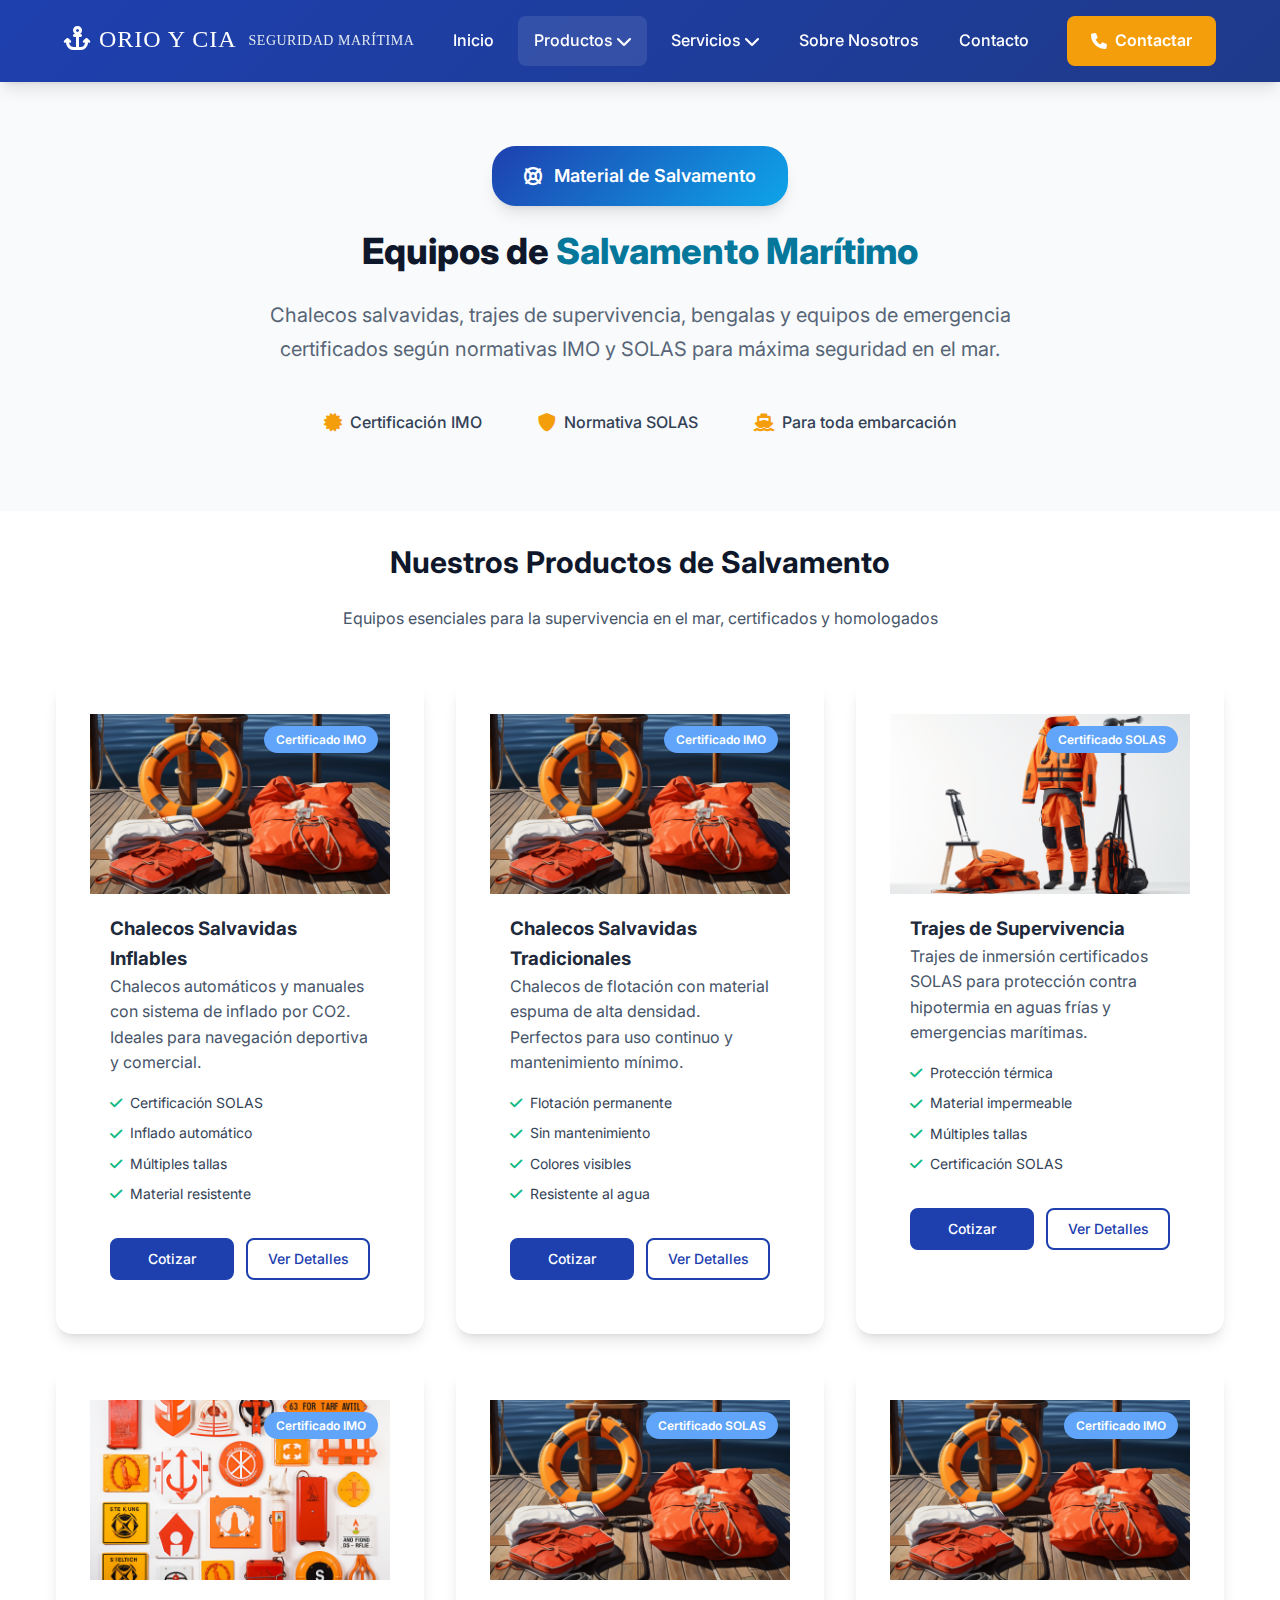
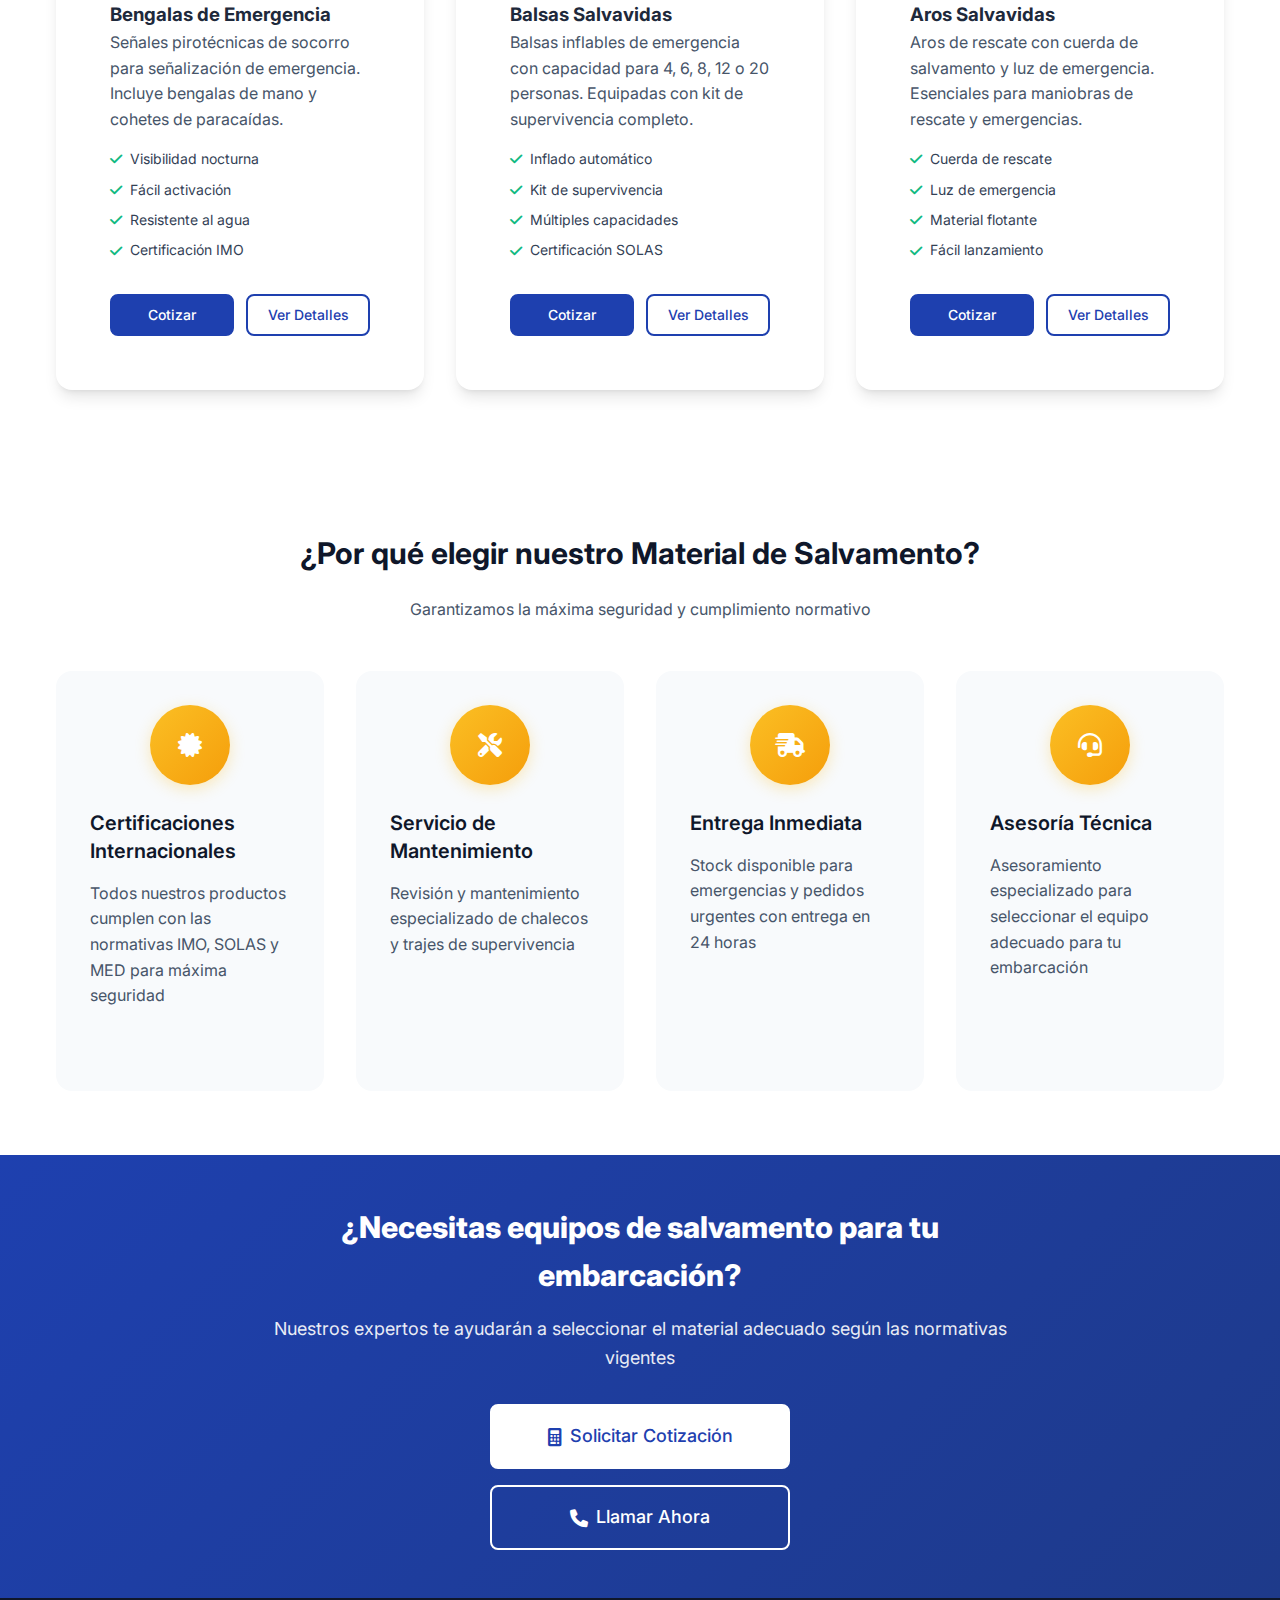
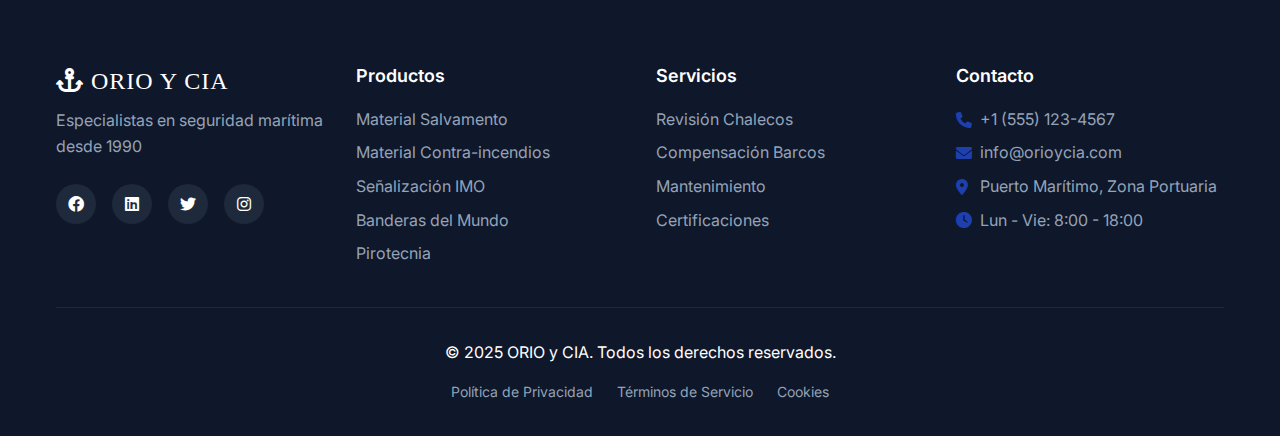
<file: material-salvamento.html>
<!DOCTYPE html>
<html lang="es">
<head>
    <meta charset="UTF-8">
    <meta name="viewport" content="width=device-width, initial-scale=1.0">
    <meta name="description" content="Material de Salvamento Marítimo - Chalecos salvavidas, trajes de supervivencia, bengalas y equipos de emergencia certificados IMO y SOLAS">
    <meta name="keywords" content="material salvamento, chalecos salvavidas, trajes supervivencia, bengalas, equipos emergencia, certificación IMO, SOLAS">
    <meta name="author" content="ORIO y CIA">
    <title>Material de Salvamento Marítimo | ORIO y CIA - Equipos de Emergencia Certificados</title>
    <link rel="stylesheet" href="styles.css">
    <link href="https://fonts.googleapis.com/css2?family=Inter:wght@300;400;500;600;700&display=swap" rel="stylesheet">
    <link rel="stylesheet" href="https://cdnjs.cloudflare.com/ajax/libs/font-awesome/6.0.0/css/all.min.css">
</head>
<body>
    <header class="main-header">
        <div class="header-container">
            <div class="logo">
                <h1><i class="fas fa-anchor"></i> ORIO y CIA</h1>
                <span class="tagline">Seguridad Marítima</span>
            </div>
            <nav class="main-nav">
                <ul class="nav-list">
                    <li><a href="index.html" class="nav-link">Inicio</a></li>
                    <li class="dropdown">
                        <a href="productos.html" class="nav-link active">Productos <i class="fas fa-chevron-down"></i></a>
                        <ul class="dropdown-menu">
                            <li><a href="material-salvamento.html">Material Salvamento</a></li>
                            <li><a href="material-contraincendios.html">Material Contra-incendios</a></li>
                            <li><a href="senalizacion-imo.html">Señalización IMO</a></li>
                            <li><a href="banderas-mundo.html">Banderas del Mundo</a></li>
                            <li><a href="pirotecnia.html">Pirotecnia</a></li>
                        </ul>
                    </li>
                    <li class="dropdown">
                        <a href="servicios.html" class="nav-link">Servicios <i class="fas fa-chevron-down"></i></a>
                        <ul class="dropdown-menu">
                            <li><a href="servicios.html#revision">Revisión Chalecos y Trajes</a></li>
                            <li><a href="servicios.html#compensacion">Compensación Barcos</a></li>
                        </ul>
                    </li>
                    <li><a href="quienes.html" class="nav-link">Sobre Nosotros</a></li>
                    <li><a href="contacto.html" class="nav-link">Contacto</a></li>
                </ul>
            </nav>
            <div class="header-cta">
                <a href="contacto.html" class="cta-button">
                    <i class="fas fa-phone"></i> Contactar
                </a>
            </div>
        </div>
    </header>

    <!-- Hero Section -->
    <section class="category-hero">
        <div class="container">
            <div class="hero-badge">
                <i class="fas fa-life-ring"></i>
                <span>Material de Salvamento</span>
            </div>
            <h1 class="hero-title">Equipos de <span class="highlight">Salvamento Marítimo</span></h1>
            <p class="hero-description">
                Chalecos salvavidas, trajes de supervivencia, bengalas y equipos de emergencia certificados 
                según normativas IMO y SOLAS para máxima seguridad en el mar.
            </p>
            <div class="hero-features">
                <div class="feature-item">
                    <i class="fas fa-certificate"></i>
                    <span>Certificación IMO</span>
                </div>
                <div class="feature-item">
                    <i class="fas fa-shield-alt"></i>
                    <span>Normativa SOLAS</span>
                </div>
                <div class="feature-item">
                    <i class="fas fa-ship"></i>
                    <span>Para toda embarcación</span>
                </div>
            </div>
        </div>
    </section>

    <!-- Products Section -->
    <section class="products-section">
        <div class="container">
            <div class="section-header">
                <h2>Nuestros Productos de Salvamento</h2>
                <p>Equipos esenciales para la supervivencia en el mar, certificados y homologados</p>
            </div>
            
            <div class="products-grid">
                <!-- Chalecos Salvavidas Inflables -->
                <div class="product-card">
                    <div class="product-image">
                        <img src="img/psalvavidas.png" alt="Chalecos Salvavidas Inflables">
                        <div class="product-badge">Certificado IMO</div>
                    </div>
                    <div class="product-content">
                        <h3>Chalecos Salvavidas Inflables</h3>
                        <p>Chalecos automáticos y manuales con sistema de inflado por CO2. Ideales para navegación deportiva y comercial.</p>
                        <ul class="product-features">
                            <li><i class="fas fa-check"></i> Certificación SOLAS</li>
                            <li><i class="fas fa-check"></i> Inflado automático</li>
                            <li><i class="fas fa-check"></i> Múltiples tallas</li>
                            <li><i class="fas fa-check"></i> Material resistente</li>
                        </ul>
                        <div class="product-actions">
                            <a href="contacto.html" class="btn btn-primary">Cotizar</a>
                            <a href="#chalecos" class="btn btn-secondary">Ver Detalles</a>
                        </div>
                    </div>
                </div>

                <!-- Chalecos Salvavidas Tradicionales -->
                <div class="product-card">
                    <div class="product-image">
                        <img src="img/psalvavidas.png" alt="Chalecos Salvavidas Tradicionales">
                        <div class="product-badge">Certificado IMO</div>
                    </div>
                    <div class="product-content">
                        <h3>Chalecos Salvavidas Tradicionales</h3>
                        <p>Chalecos de flotación con material espuma de alta densidad. Perfectos para uso continuo y mantenimiento mínimo.</p>
                        <ul class="product-features">
                            <li><i class="fas fa-check"></i> Flotación permanente</li>
                            <li><i class="fas fa-check"></i> Sin mantenimiento</li>
                            <li><i class="fas fa-check"></i> Colores visibles</li>
                            <li><i class="fas fa-check"></i> Resistente al agua</li>
                        </ul>
                        <div class="product-actions">
                            <a href="contacto.html" class="btn btn-primary">Cotizar</a>
                            <a href="#chalecos-tradicionales" class="btn btn-secondary">Ver Detalles</a>
                        </div>
                    </div>
                </div>

                <!-- Trajes de Supervivencia -->
                <div class="product-card">
                    <div class="product-image">
                        <img src="img/ptraje.png" alt="Trajes de Supervivencia">
                        <div class="product-badge">Certificado SOLAS</div>
                    </div>
                    <div class="product-content">
                        <h3>Trajes de Supervivencia</h3>
                        <p>Trajes de inmersión certificados SOLAS para protección contra hipotermia en aguas frías y emergencias marítimas.</p>
                        <ul class="product-features">
                            <li><i class="fas fa-check"></i> Protección térmica</li>
                            <li><i class="fas fa-check"></i> Material impermeable</li>
                            <li><i class="fas fa-check"></i> Múltiples tallas</li>
                            <li><i class="fas fa-check"></i> Certificación SOLAS</li>
                        </ul>
                        <div class="product-actions">
                            <a href="contacto.html" class="btn btn-primary">Cotizar</a>
                            <a href="#trajes" class="btn btn-secondary">Ver Detalles</a>
                        </div>
                    </div>
                </div>

                <!-- Bengalas de Emergencia -->
                <div class="product-card">
                    <div class="product-image">
                        <img src="img/pimo.png" alt="Bengalas de Emergencia">
                        <div class="product-badge">Certificado IMO</div>
                    </div>
                    <div class="product-content">
                        <h3>Bengalas de Emergencia</h3>
                        <p>Señales pirotécnicas de socorro para señalización de emergencia. Incluye bengalas de mano y cohetes de paracaídas.</p>
                        <ul class="product-features">
                            <li><i class="fas fa-check"></i> Visibilidad nocturna</li>
                            <li><i class="fas fa-check"></i> Fácil activación</li>
                            <li><i class="fas fa-check"></i> Resistente al agua</li>
                            <li><i class="fas fa-check"></i> Certificación IMO</li>
                        </ul>
                        <div class="product-actions">
                            <a href="contacto.html" class="btn btn-primary">Cotizar</a>
                            <a href="#bengalas" class="btn btn-secondary">Ver Detalles</a>
                        </div>
                    </div>
                </div>

                <!-- Balsas Salvavidas -->
                <div class="product-card">
                    <div class="product-image">
                        <img src="img/psalvavidas.png" alt="Balsas Salvavidas">
                        <div class="product-badge">Certificado SOLAS</div>
                    </div>
                    <div class="product-content">
                        <h3>Balsas Salvavidas</h3>
                        <p>Balsas inflables de emergencia con capacidad para 4, 6, 8, 12 o 20 personas. Equipadas con kit de supervivencia completo.</p>
                        <ul class="product-features">
                            <li><i class="fas fa-check"></i> Inflado automático</li>
                            <li><i class="fas fa-check"></i> Kit de supervivencia</li>
                            <li><i class="fas fa-check"></i> Múltiples capacidades</li>
                            <li><i class="fas fa-check"></i> Certificación SOLAS</li>
                        </ul>
                        <div class="product-actions">
                            <a href="contacto.html" class="btn btn-primary">Cotizar</a>
                            <a href="#balsas" class="btn btn-secondary">Ver Detalles</a>
                        </div>
                    </div>
                </div>

                <!-- Aros Salvavidas -->
                <div class="product-card">
                    <div class="product-image">
                        <img src="img/psalvavidas.png" alt="Aros Salvavidas">
                        <div class="product-badge">Certificado IMO</div>
                    </div>
                    <div class="product-content">
                        <h3>Aros Salvavidas</h3>
                        <p>Aros de rescate con cuerda de salvamento y luz de emergencia. Esenciales para maniobras de rescate y emergencias.</p>
                        <ul class="product-features">
                            <li><i class="fas fa-check"></i> Cuerda de rescate</li>
                            <li><i class="fas fa-check"></i> Luz de emergencia</li>
                            <li><i class="fas fa-check"></i> Material flotante</li>
                            <li><i class="fas fa-check"></i> Fácil lanzamiento</li>
                        </ul>
                        <div class="product-actions">
                            <a href="contacto.html" class="btn btn-primary">Cotizar</a>
                            <a href="#aros" class="btn btn-secondary">Ver Detalles</a>
                        </div>
                    </div>
                </div>
            </div>
        </div>
    </section>

    <!-- Features Section -->
    <section class="features">
        <div class="container">
            <h2>¿Por qué elegir nuestro Material de Salvamento?</h2>
            <p>Garantizamos la máxima seguridad y cumplimiento normativo</p>
            <div class="features-grid">
                <div class="feature-card">
                    <div class="feature-icon">
                        <i class="fas fa-certificate"></i>
                    </div>
                    <h3>Certificaciones Internacionales</h3>
                    <p>Todos nuestros productos cumplen con las normativas IMO, SOLAS y MED para máxima seguridad</p>
                </div>
                <div class="feature-card">
                    <div class="feature-icon">
                        <i class="fas fa-tools"></i>
                    </div>
                    <h3>Servicio de Mantenimiento</h3>
                    <p>Revisión y mantenimiento especializado de chalecos y trajes de supervivencia</p>
                </div>
                <div class="feature-card">
                    <div class="feature-icon">
                        <i class="fas fa-shipping-fast"></i>
                    </div>
                    <h3>Entrega Inmediata</h3>
                    <p>Stock disponible para emergencias y pedidos urgentes con entrega en 24 horas</p>
                </div>
                <div class="feature-card">
                    <div class="feature-icon">
                        <i class="fas fa-headset"></i>
                    </div>
                    <h3>Asesoría Técnica</h3>
                    <p>Asesoramiento especializado para seleccionar el equipo adecuado para tu embarcación</p>
                </div>
            </div>
        </div>
    </section>

    <!-- CTA Section -->
    <section class="cta-section">
        <div class="container">
            <div class="cta-content">
                <h2>¿Necesitas equipos de salvamento para tu embarcación?</h2>
                <p>Nuestros expertos te ayudarán a seleccionar el material adecuado según las normativas vigentes</p>
                <div class="cta-actions">
                    <a href="contacto.html" class="btn btn-primary btn-large">
                        <i class="fas fa-calculator"></i>
                        Solicitar Cotización
                    </a>
                    <a href="tel:+1234567890" class="btn btn-secondary btn-large">
                        <i class="fas fa-phone"></i>
                        Llamar Ahora
                    </a>
                </div>
            </div>
        </div>
    </section>

    <!-- Footer -->
    <footer class="main-footer">
        <div class="container">
            <div class="footer-content">
                <div class="footer-section">
                    <div class="footer-logo">
                        <h3><i class="fas fa-anchor"></i> ORIO y CIA</h3>
                        <p>Especialistas en seguridad marítima desde 1990</p>
                    </div>
                    <div class="social-links">
                        <a href="#" class="social-link"><i class="fab fa-facebook"></i></a>
                        <a href="#" class="social-link"><i class="fab fa-linkedin"></i></a>
                        <a href="#" class="social-link"><i class="fab fa-twitter"></i></a>
                        <a href="#" class="social-link"><i class="fab fa-instagram"></i></a>
                    </div>
                </div>
                
                <div class="footer-section">
                    <h4>Productos</h4>
                    <ul class="footer-links">
                        <li><a href="material-salvamento.html">Material Salvamento</a></li>
                        <li><a href="material-contraincendios.html">Material Contra-incendios</a></li>
                        <li><a href="senalizacion-imo.html">Señalización IMO</a></li>
                        <li><a href="banderas-mundo.html">Banderas del Mundo</a></li>
                        <li><a href="pirotecnia.html">Pirotecnia</a></li>
                    </ul>
                </div>
                
                <div class="footer-section">
                    <h4>Servicios</h4>
                    <ul class="footer-links">
                        <li><a href="servicios.html#revision">Revisión Chalecos</a></li>
                        <li><a href="servicios.html#compensacion">Compensación Barcos</a></li>
                        <li><a href="servicios.html">Mantenimiento</a></li>
                        <li><a href="servicios.html">Certificaciones</a></li>
                    </ul>
                </div>
                
                <div class="footer-section">
                    <h4>Contacto</h4>
                    <div class="contact-info">
                        <p><i class="fas fa-phone"></i> +1 (555) 123-4567</p>
                        <p><i class="fas fa-envelope"></i> info@orioycia.com</p>
                        <p><i class="fas fa-map-marker-alt"></i> Puerto Marítimo, Zona Portuaria</p>
                        <p><i class="fas fa-clock"></i> Lun - Vie: 8:00 - 18:00</p>
                    </div>
                </div>
            </div>
            
            <div class="footer-bottom">
                <div class="footer-bottom-content">
                    <p>&copy; 2025 ORIO y CIA. Todos los derechos reservados.</p>
                    <div class="footer-bottom-links">
                        <a href="#">Política de Privacidad</a>
                        <a href="#">Términos de Servicio</a>
                        <a href="#">Cookies</a>
                    </div>
                </div>
            </div>
        </div>
    </footer>
</body>
</html>
</file>
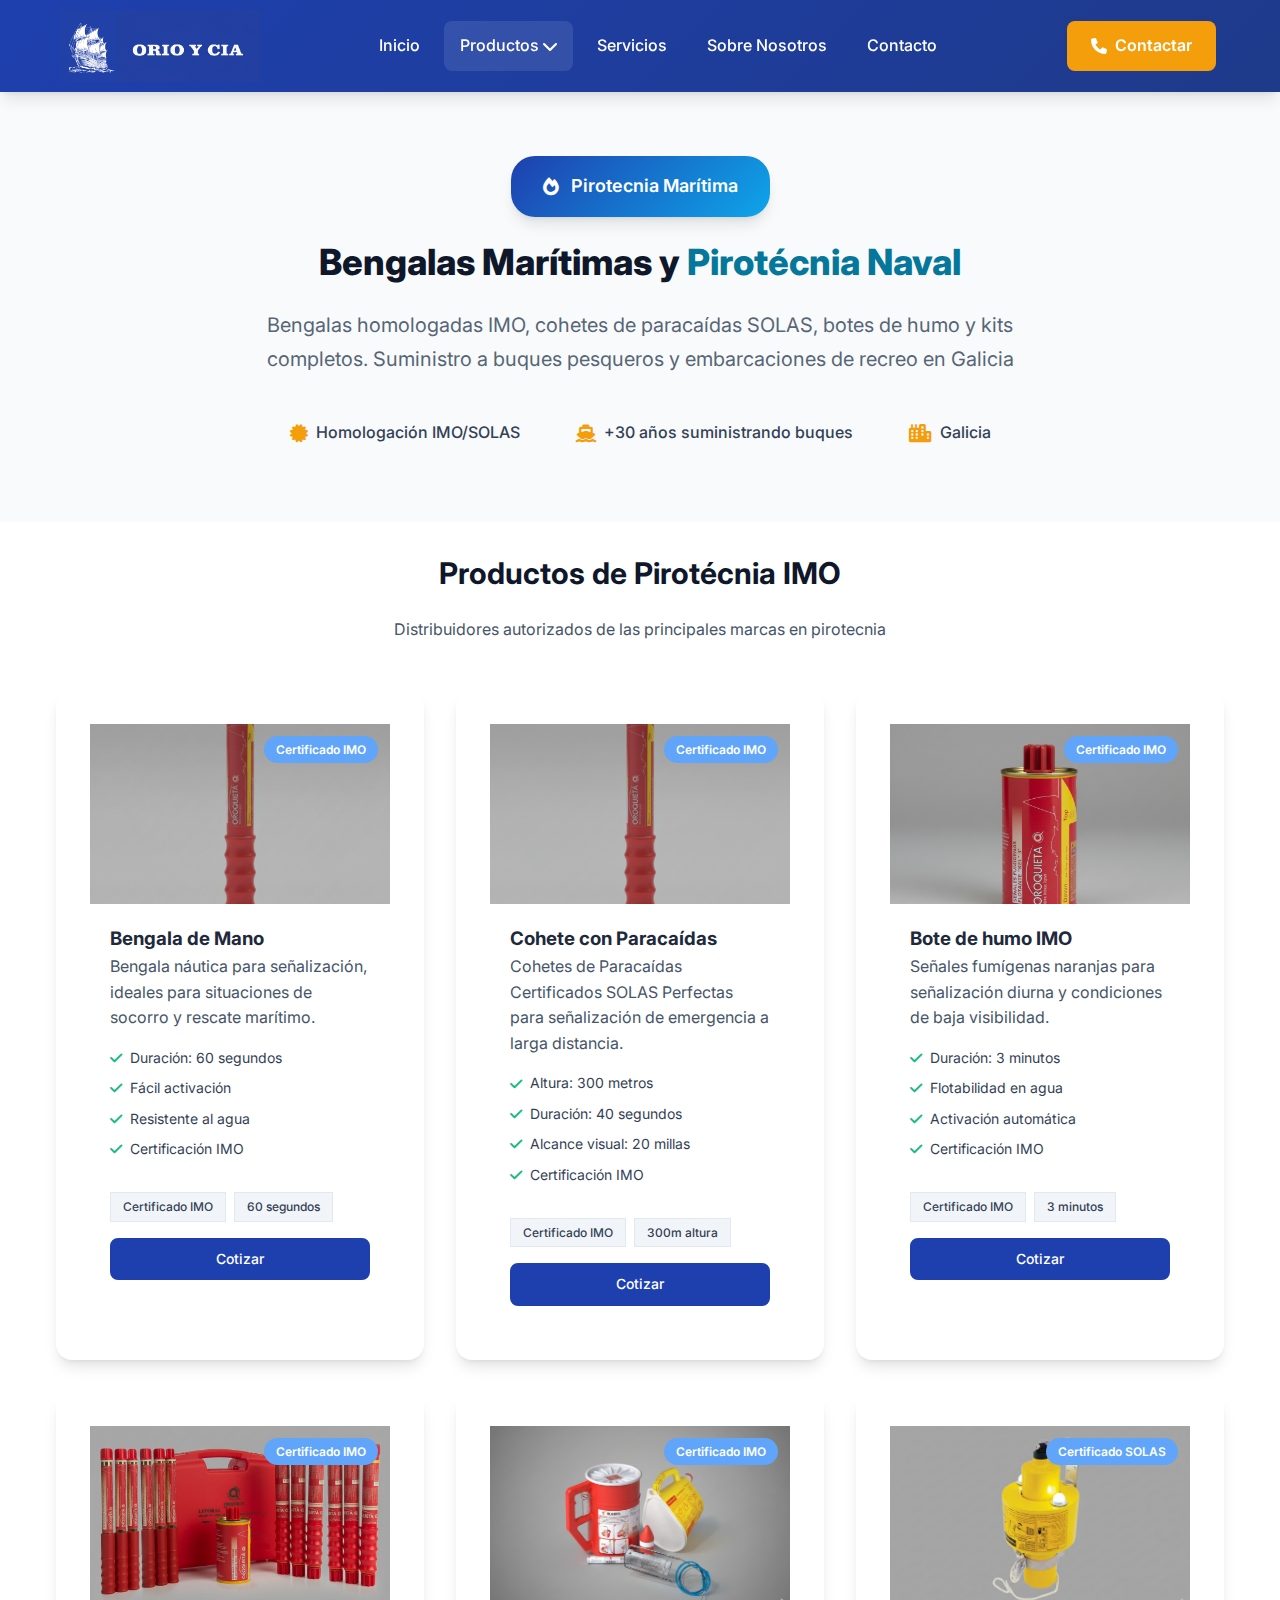
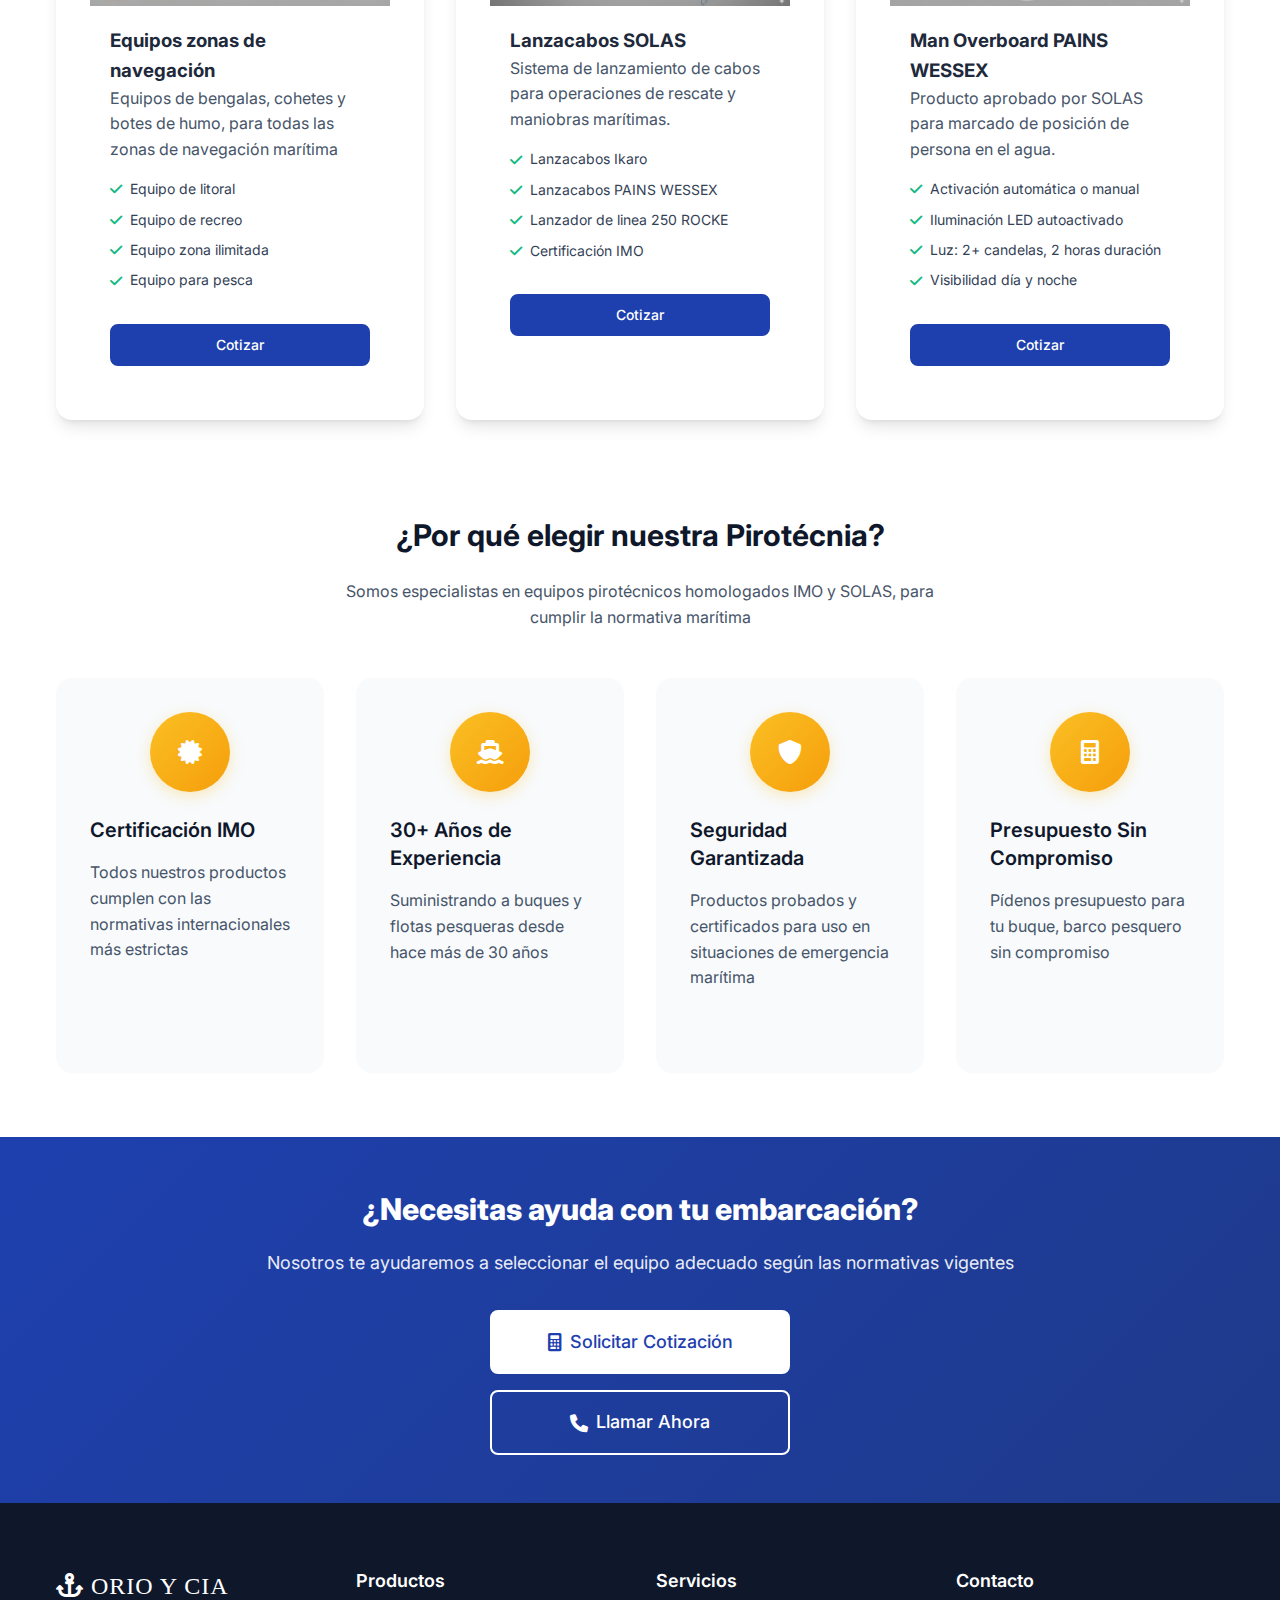
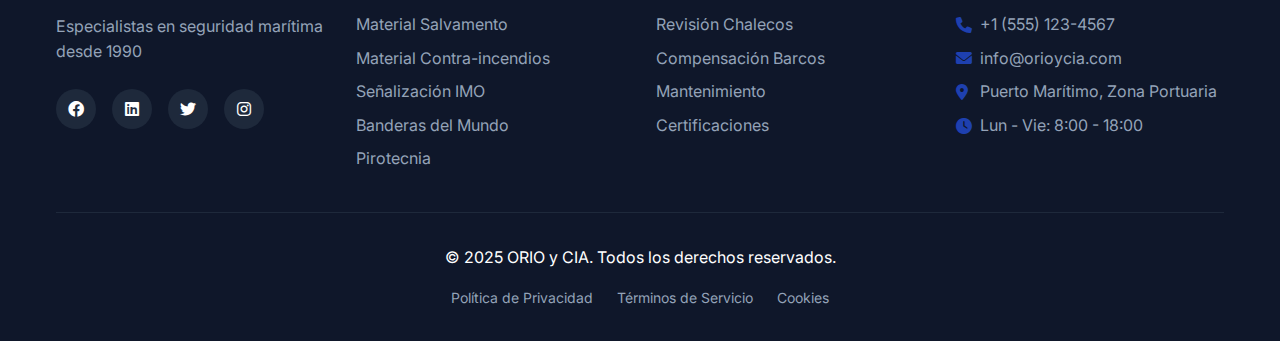
<file: pirotecnia.html>
<!DOCTYPE html>
<html lang="es">
<head>
    <meta charset="UTF-8">
    <meta name="viewport" content="width=device-width, initial-scale=1.0">
    <meta name="description" content="✓ Bengalas marítimas homologadas IMO en Vigo ✓ Cohetes paracaídas, señales fumígenas ✓ Kits pirotecnia naval ✓ Entrega rápida a barcos pesqueros y recreo ✓ 30+ años experiencia">
    <meta name="keywords" content="pirotecnia marítima, bengalas, cohetes paracaídas, señales fumígenas, emergencia marítima, señalización">
    <meta name="author" content="ORIO y CIA">
    <title>Bengalas Marítimas y Pirotecnia Naval Vigo | ORIO y CIA</title>
    <link rel="stylesheet" href="styles.css">
    <link href="https://fonts.googleapis.com/css2?family=Inter:wght@300;400;500;600;700&display=swap" rel="stylesheet">
    <link rel="stylesheet" href="https://cdnjs.cloudflare.com/ajax/libs/font-awesome/6.0.0/css/all.min.css">
</head>
<body>
    <header class="main-header">
        <div class="header-container">
            <div class="logo">
                <a href="index.html" class="logo-link">
                    <img src="img/logo dibujo (1).png" alt="Logo ORIO Y CIA" class="logo-dibujo">
                    <img src="img/logo escritura.png" alt="ORIO Y CIA" class="logo-escritura">
                </a>
            </div>
            <nav class="main-nav">
                <ul class="nav-list">
                    <li><a href="index.html" class="nav-link">Inicio</a></li>
                    <li class="dropdown">
                        <a href="productos.html" class="nav-link active">Productos <i class="fas fa-chevron-down"></i></a>
                        <ul class="dropdown-menu">
                            <li><a href="material-salvamento.html">Material Salvamento</a></li>
                            <li><a href="material-contraincendios.html">Material Contra-incendios</a></li>
                            <li><a href="senalizacion-imo.html">Señalización IMO</a></li>
                            <li><a href="banderas-mundo.html">Banderas del Mundo</a></li>
                            <li><a href="pirotecnia.html">Pirotecnia</a></li>
                            <li><a href="cartas-nauticas.html">Cartas Náuticas</a></li>
                        </ul>
                    </li>
                    <li><a href="servicios.html" class="nav-link">Servicios</a></li>
                    <li><a href="quienes.html" class="nav-link">Sobre Nosotros</a></li>
                    <li><a href="contacto.html" class="nav-link">Contacto</a></li>
                </ul>
            </nav>
            <div class="header-cta">
                <a href="contacto.html" class="cta-button">
                    <i class="fas fa-phone"></i> Contactar
                </a>
            </div>
        </div>
    </header>

    <!-- Hero Section -->
    <section class="category-hero">
        <div class="container">
            <div class="hero-badge">
                <i class="fas fa-fire"></i>
                <span>Pirotecnia Marítima</span>
            </div>
            <h1 class="hero-title">Bengalas Marítimas y <span class="highlight">Pirotécnia Naval</span></h1>
            <p class="hero-description">
                Bengalas homologadas IMO, cohetes de paracaídas SOLAS, botes de humo y kits completos. 
                Suministro a buques pesqueros y embarcaciones de recreo en Galicia
            </p>
            <div class="hero-features">
                <div class="feature-item">
                    <i class="fas fa-certificate"></i>
                    <span>Homologación IMO/SOLAS</span>
                </div>
                <div class="feature-item">
                    <i class="fas fa-ship"></i>
                    <span>+30 años suministrando buques</span>
                </div>
                <div class="feature-item">
                    <i class="fas fa-city"></i>
                    <span>Galicia</span>
                </div>
            </div>
        </div>
    </section>

    <!-- Products Section -->
    <section class="products-section">
        <div class="container">
            <div class="section-header">
                <h2>Productos de Pirotécnia IMO</h2>
                <p>Distribuidores autorizados de las principales marcas en pirotecnia</p>
            </div>
            
            <div class="cartas-grid">
                <!-- Bengalas de Mano -->
                <div class="product-card">
                    <div class="product-image">
                        <img src="img/bengala.png" alt="Bengalas de Mano Marítimas">
                        <div class="product-badge">Certificado IMO</div>
                    </div>
                    <div class="product-content">
                        <h3>Bengala de Mano</h3>
                        <p>Bengala náutica para señalización, ideales para situaciones de socorro y rescate marítimo.</p>
                        <ul class="product-features">
                            <li><i class="fas fa-check"></i> Duración: 60 segundos</li>
                            <li><i class="fas fa-check"></i> Fácil activación</li>
                            <li><i class="fas fa-check"></i> Resistente al agua</li>
                            <li><i class="fas fa-check"></i> Certificación IMO</li>
                        </ul>
                        <div class="product-specs">
                            <span class="spec-tag">Certificado IMO</span>
                            <span class="spec-tag">60 segundos</span>
                        </div>
                        <div class="product-actions">
                            <a href="contacto.html" class="btn btn-primary">Cotizar</a>
                        </div>
                    </div>
                </div>

                <!-- Cohetes de Paracaídas -->
                <div class="product-card">
                    <div class="product-image">
                        <img src="img/cohete paracaidas.png" alt="Cohetes de Paracaídas">
                        <div class="product-badge">Certificado IMO</div>
                    </div>
                    <div class="product-content">
                        <h3>Cohete con Paracaídas</h3>
                        <p>Cohetes de Paracaídas Certificados SOLAS Perfectas para señalización de emergencia a larga distancia.</p>
                        <ul class="product-features">
                            <li><i class="fas fa-check"></i> Altura: 300 metros</li>
                            <li><i class="fas fa-check"></i> Duración: 40 segundos</li>
                            <li><i class="fas fa-check"></i> Alcance visual: 20 millas</li>
                            <li><i class="fas fa-check"></i> Certificación IMO</li>
                        </ul>
                        <div class="product-specs">
                            <span class="spec-tag">Certificado IMO</span>
                            <span class="spec-tag">300m altura</span>
                        </div>
                        <div class="product-actions">
                            <a href="contacto.html" class="btn btn-primary">Cotizar</a>
                        </div>
                    </div>
                </div>

                <!-- Señales Fumígenas -->
                <div class="product-card">
                    <div class="product-image">
                        <img src="img/bote de humo.png" alt="Señales Fumígenas Marítimas">
                        <div class="product-badge">Certificado IMO</div>
                    </div>
                    <div class="product-content">
                        <h3>Bote de humo IMO</h3>
                        <p>Señales fumígenas naranjas para señalización diurna y condiciones de baja visibilidad.</p>
                        <ul class="product-features">
                            <li><i class="fas fa-check"></i> Duración: 3 minutos</li>
                            <li><i class="fas fa-check"></i> Flotabilidad en agua</li>
                            <li><i class="fas fa-check"></i> Activación automática</li>
                            <li><i class="fas fa-check"></i> Certificación IMO</li>
                        </ul>
                        <div class="product-specs">
                            <span class="spec-tag">Certificado IMO</span>
                            <span class="spec-tag">3 minutos</span>
                        </div>
                        <div class="product-actions">
                            <a href="contacto.html" class="btn btn-primary">Cotizar</a>
                        </div>
                    </div>
                </div>

                <!-- Bengalas de Emergencia -->
                <div class="product-card">
                    <div class="product-image">
                        <img src="img/kit equipo litoral.png" alt="Kit Completo de Bengalas">
                        <div class="product-badge">Certificado IMO</div>
                    </div>
                    <div class="product-content">
                        <h3>Equipos zonas de navegación</h3>
                        <p>Equipos de bengalas, cohetes y botes de humo, para todas las zonas de navegación marítima</p>
                        <ul class="product-features">
                            <li><i class="fas fa-check"></i> Equipo de litoral</li>
                            <li><i class="fas fa-check"></i> Equipo de recreo</li>
                            <li><i class="fas fa-check"></i> Equipo zona ilimitada</li>
                            <li><i class="fas fa-check"></i> Equipo para pesca</li>
                        </ul>
                        <div class="product-actions">
                            <a href="contacto.html" class="btn btn-primary">Cotizar</a>
                        </div>
                    </div>
                </div>

                <!-- Lanzacabos Ikaro -->
                <div class="product-card">
                    <div class="product-image">
                        <img src="img/lanzacabos solas.png" alt="Lanzacabos SOLAS Marítimo">
                        <div class="product-badge">Certificado IMO</div>
                    </div>
                    <div class="product-content">
                        <h3>Lanzacabos SOLAS</h3>
                        <p>Sistema de lanzamiento de cabos para operaciones de rescate y maniobras marítimas.</p>
                        <ul class="product-features">
                            <li><i class="fas fa-check"></i> Lanzacabos Ikaro</li>
                            <li><i class="fas fa-check"></i> Lanzacabos PAINS WESSEX</li>
                            <li><i class="fas fa-check"></i> Lanzador de linea 250 ROCKE</li>
                            <li><i class="fas fa-check"></i> Certificación IMO</li>
                        </ul>
                        <div class="product-actions">
                            <a href="contacto.html" class="btn btn-primary">Cotizar</a>
                        </div>
                    </div>
                </div>

                <!-- Man Overboard PAINS WESSEX -->
                <div class="product-card">
                    <div class="product-image">
                        <img src="img/manoverboard.png" alt="Man Overboard PAINS WESSEX">
                        <div class="product-badge">Certificado SOLAS</div>
                    </div>
                    <div class="product-content">
                        <h3>Man Overboard PAINS WESSEX</h3>
                        <p>Producto aprobado por SOLAS para marcado de posición de persona en el agua.</p>
                        <ul class="product-features">
                            <li><i class="fas fa-check"></i> Activación automática o manual</li>
                            <li><i class="fas fa-check"></i> Iluminación LED autoactivado</li>
                            <li><i class="fas fa-check"></i> Luz: 2+ candelas, 2 horas duración</li>
                            <li><i class="fas fa-check"></i> Visibilidad día y noche</li>
                        </ul>
                        <div class="product-actions">
                            <a href="contacto.html" class="btn btn-primary">Cotizar</a>
                        </div>
                    </div>
                </div>
            </div>
        </div>
    </section>

    <!-- Features Section -->
    <section class="features">
        <div class="container">
            <h2>¿Por qué elegir nuestra Pirotécnia?</h2>
            <p>Somos especialistas en equipos pirotécnicos homologados IMO y SOLAS, para cumplir la normativa marítima</p>
            <div class="features-grid">
                <div class="feature-card">
                    <div class="feature-icon">
                        <i class="fas fa-certificate"></i>
                    </div>
                    <h3>Certificación IMO</h3>
                    <p>Todos nuestros productos cumplen con las normativas internacionales más estrictas</p>
                </div>
                <div class="feature-card">
                    <div class="feature-icon">
                        <i class="fas fa-ship"></i>
                    </div>
                    <h3>30+ Años de Experiencia</h3>
                    <p>Suministrando a buques y flotas pesqueras desde hace más de 30 años</p>
                </div>
                <div class="feature-card">
                    <div class="feature-icon">
                        <i class="fas fa-shield-alt"></i>
                    </div>
                    <h3>Seguridad Garantizada</h3>
                    <p>Productos probados y certificados para uso en situaciones de emergencia marítima</p>
                </div>
                <div class="feature-card">
                    <div class="feature-icon">
                        <i class="fas fa-calculator"></i>
                    </div>
                    <h3>Presupuesto Sin Compromiso</h3>
                    <p>Pídenos presupuesto para tu buque, barco pesquero sin compromiso</p>
                </div>
            </div>
        </div>
    </section>

    <!-- CTA Section -->
    <section class="cta-section">
        <div class="container">
            <div class="cta-content">
                <h2>¿Necesitas ayuda con tu embarcación?</h2>
                <p>Nosotros te ayudaremos a seleccionar el equipo adecuado según las normativas vigentes</p>
                <div class="cta-actions">
                    <a href="contacto.html" class="btn btn-primary btn-large">
                        <i class="fas fa-calculator"></i>
                        Solicitar Cotización
                    </a>
                    <a href="tel:+1234567890" class="btn btn-secondary btn-large">
                        <i class="fas fa-phone"></i>
                        Llamar Ahora
                    </a>
                </div>
            </div>
        </div>
    </section>

    <!-- Footer -->
    <footer class="main-footer">
        <div class="container">
            <div class="footer-content">
                <div class="footer-section">
                    <div class="footer-logo">
                        <h3><i class="fas fa-anchor"></i> ORIO y CIA</h3>
                        <p>Especialistas en seguridad marítima desde 1990</p>
                    </div>
                    <div class="social-links">
                        <a href="#" class="social-link"><i class="fab fa-facebook"></i></a>
                        <a href="#" class="social-link"><i class="fab fa-linkedin"></i></a>
                        <a href="#" class="social-link"><i class="fab fa-twitter"></i></a>
                        <a href="#" class="social-link"><i class="fab fa-instagram"></i></a>
                    </div>
                </div>
                
                <div class="footer-section">
                    <h4>Productos</h4>
                    <ul class="footer-links">
                        <li><a href="material-salvamento.html">Material Salvamento</a></li>
                        <li><a href="material-contraincendios.html">Material Contra-incendios</a></li>
                        <li><a href="senalizacion-imo.html">Señalización IMO</a></li>
                        <li><a href="banderas-mundo.html">Banderas del Mundo</a></li>
                        <li><a href="pirotecnia.html">Pirotecnia</a></li>
                    </ul>
                </div>
                
                <div class="footer-section">
                    <h4>Servicios</h4>
                    <ul class="footer-links">
                        <li><a href="servicios.html#revision">Revisión Chalecos</a></li>
                        <li><a href="servicios.html#compensacion">Compensación Barcos</a></li>
                        <li><a href="servicios.html">Mantenimiento</a></li>
                        <li><a href="servicios.html">Certificaciones</a></li>
                    </ul>
                </div>
                
                <div class="footer-section">
                    <h4>Contacto</h4>
                    <div class="contact-info">
                        <p><i class="fas fa-phone"></i> +1 (555) 123-4567</p>
                        <p><i class="fas fa-envelope"></i> info@orioycia.com</p>
                        <p><i class="fas fa-map-marker-alt"></i> Puerto Marítimo, Zona Portuaria</p>
                        <p><i class="fas fa-clock"></i> Lun - Vie: 8:00 - 18:00</p>
                    </div>
                </div>
            </div>
            
            <div class="footer-bottom">
                <div class="footer-bottom-content">
                    <p>&copy; 2025 ORIO y CIA. Todos los derechos reservados.</p>
                    <div class="footer-bottom-links">
                        <a href="#">Política de Privacidad</a>
                        <a href="#">Términos de Servicio</a>
                        <a href="#">Cookies</a>
                    </div>
                </div>
            </div>
        </div>
    </footer>
</body>
</html>
</file>
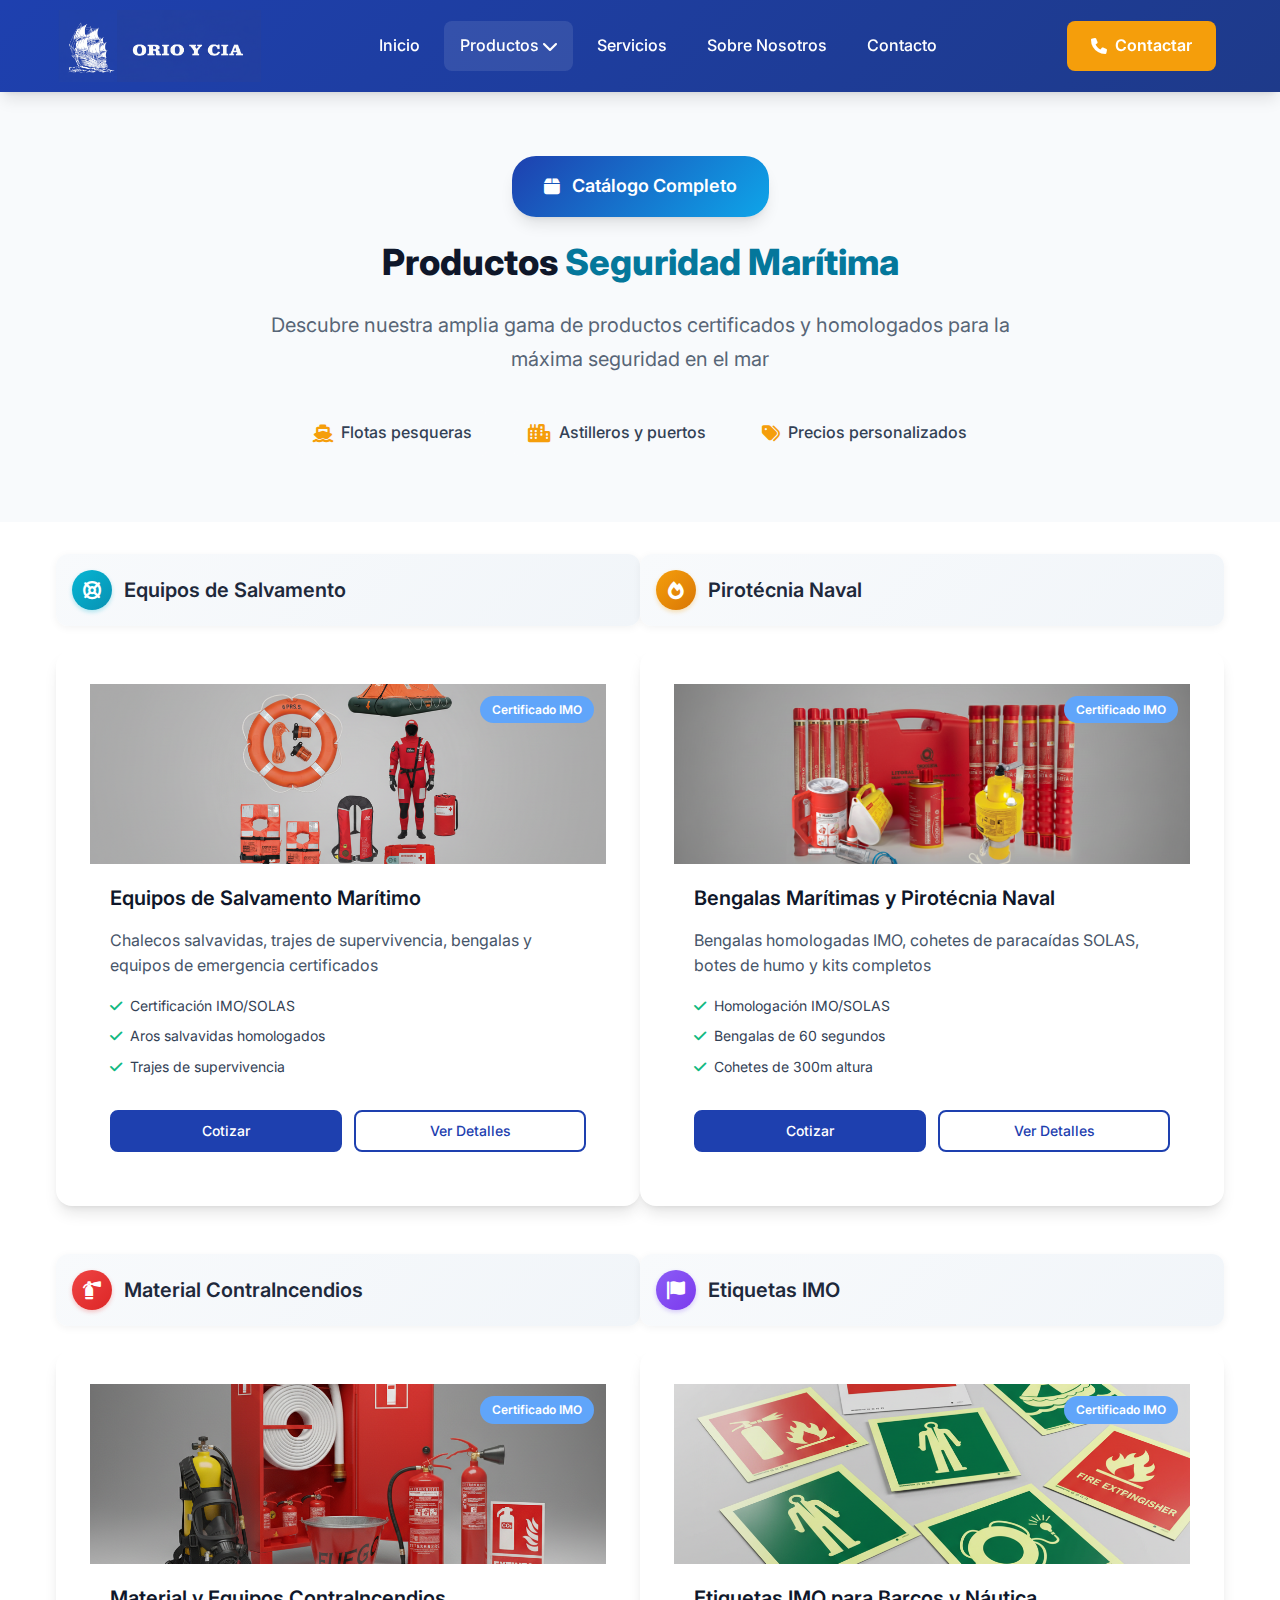
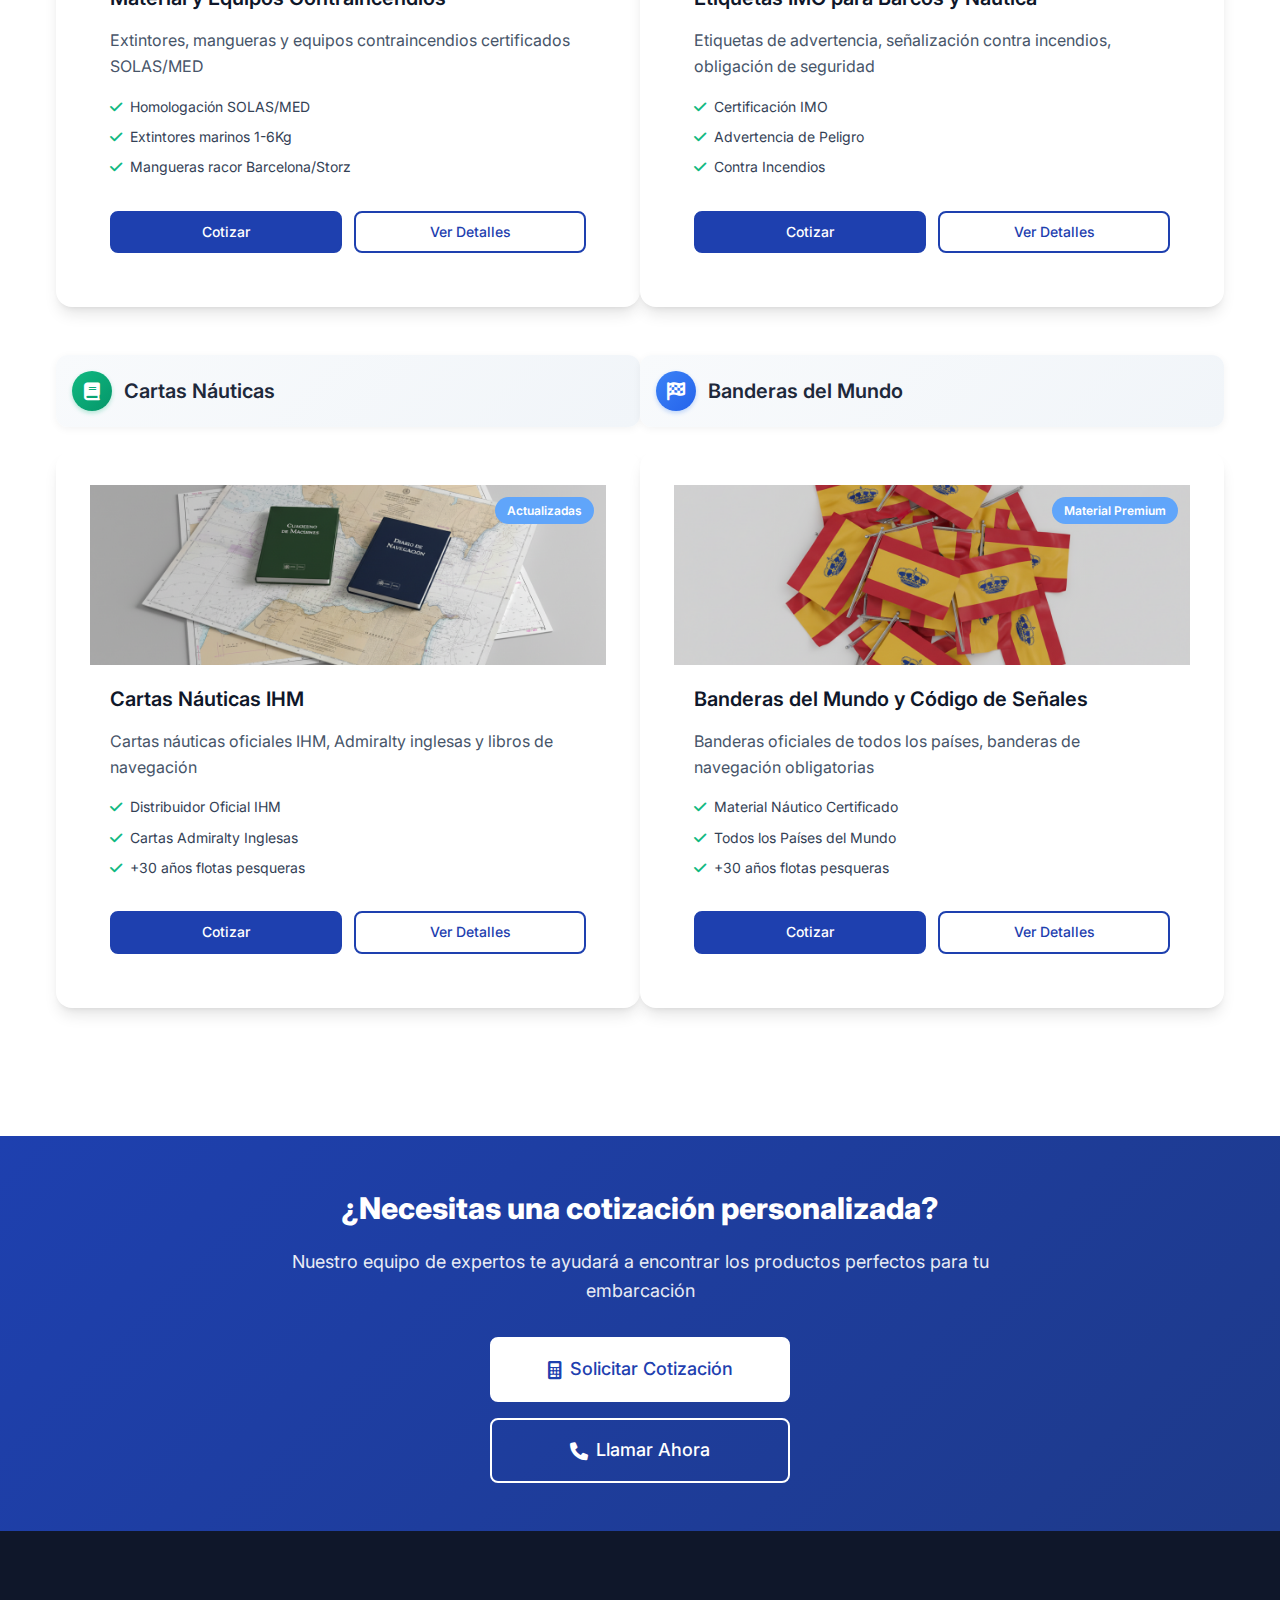
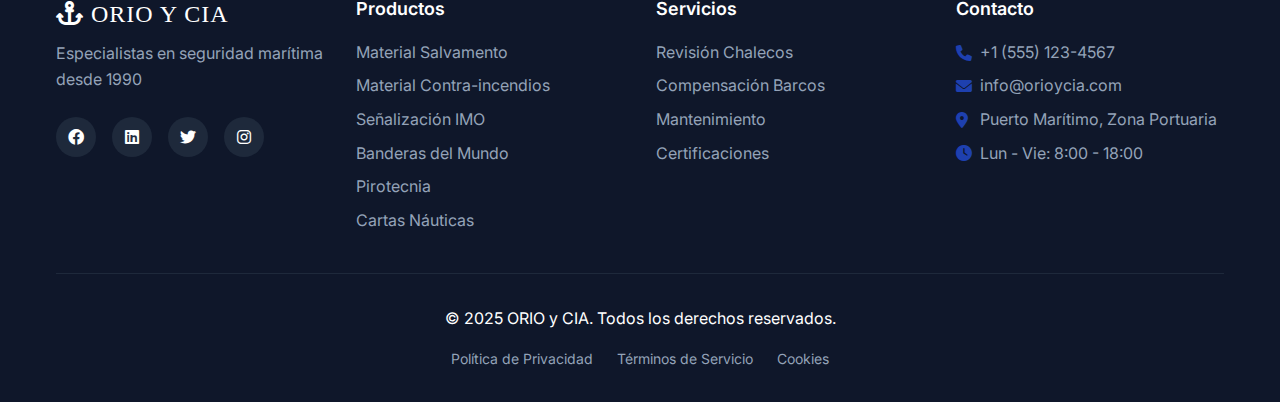
<file: productos.html>
<!DOCTYPE html>
<html lang="es">
<head>
    <meta charset="UTF-8">
    <meta name="viewport" content="width=device-width, initial-scale=1.0">
    <meta name="description" content="Productos de ORIO y CIA - Material náutico, salvamento y seguridad marítima. Chalecos, bengalas, señalización IMO y banderas del mundo">
    <meta name="keywords" content="productos, ORIO y CIA, material salvamento, material contra-incendios, señalización IMO, banderas mundo, chalecos, bengalas">
    <meta name="author" content="ORIO y CIA">
    <title>ORIO y CIA - Productos | Material Náutico y Seguridad Marítima</title>
    <link rel="stylesheet" href="styles.css">
    <link href="https://fonts.googleapis.com/css2?family=Inter:wght@300;400;500;600;700&display=swap" rel="stylesheet">
    <link rel="stylesheet" href="https://cdnjs.cloudflare.com/ajax/libs/font-awesome/6.0.0/css/all.min.css">
</head>
<body>
    <header class="main-header">
        <div class="header-container">
            <div class="logo">
                <a href="index.html" class="logo-link">
                    <img src="img/logo dibujo (1).png" alt="Logo ORIO Y CIA" class="logo-dibujo">
                    <img src="img/logo escritura.png" alt="ORIO Y CIA" class="logo-escritura">
                </a>
            </div>
            <nav class="main-nav">
                <button class="mobile-menu-toggle" id="mobile-menu-toggle">
                    <span class="hamburger-line"></span>
                    <span class="hamburger-line"></span>
                    <span class="hamburger-line"></span>
                </button>
                <ul class="nav-list" id="nav-list">
                    <li><a href="index.html" class="nav-link">Inicio</a></li>
                    <li class="dropdown">
                        <a href="productos.html" class="nav-link active">Productos <i class="fas fa-chevron-down"></i></a>
                        <ul class="dropdown-menu">
                            <li><a href="material-salvamento.html">Material Salvamento</a></li>
                            <li><a href="material-contraincendios.html">Material Contra-incendios</a></li>
                            <li><a href="senalizacion-imo.html">Señalización IMO</a></li>
                            <li><a href="banderas-mundo.html">Banderas del Mundo</a></li>
                            <li><a href="pirotecnia.html">Pirotecnia</a></li>
                            <li><a href="cartas-nauticas.html">Cartas Náuticas</a></li>
                        </ul>
                    </li>
                    <li><a href="servicios.html" class="nav-link">Servicios</a></li>
                    <li><a href="quienes.html" class="nav-link">Sobre Nosotros</a></li>
                    <li><a href="contacto.html" class="nav-link">Contacto</a></li>
                </ul>
            </nav>
            <div class="header-cta">
                <a href="contacto.html" class="cta-button">
                    <i class="fas fa-phone"></i> Contactar
                </a>
            </div>
        </div>
    </header>

    <!-- Hero Section -->
    <section class="category-hero">
        <div class="container">
            <div class="hero-badge">
                <i class="fas fa-box"></i>
                <span>Catálogo Completo</span>
            </div>
            <h1 class="hero-title">Productos <span class="highlight">Seguridad Marítima</span></h1>
            <p class="hero-description">
                Descubre nuestra amplia gama de productos certificados y homologados para la máxima seguridad en el mar
            </p>
            <div class="hero-features">
                <div class="feature-item">
                    <i class="fas fa-ship"></i>
                    <span>Flotas pesqueras</span>
                </div>
                <div class="feature-item">
                    <i class="fas fa-city"></i>
                    <span>Astilleros y puertos</span>
                </div>
                <div class="feature-item">
                    <i class="fas fa-tags"></i>
                    <span>Precios personalizados</span>
                </div>
            </div>
        </div>
    </section>

    <!-- Products Section -->
    <section class="products-section">
        <div class="container">
            <div class="product-categories-grid">
            <!-- Material de Salvamento -->
            <div class="product-category" id="salvamento">
                <div class="category-header">
                    <div class="category-icon salvamento-icon">
                        <i class="fas fa-life-ring"></i>
                    </div>
                    <div class="category-info">
                        <h3>Equipos de Salvamento</h3>
                    </div>
                </div>
                <div class="products-grid">
                    <div class="product-card">
                        <div class="product-image">
                            <img src="img/salvamento maritimo index.png" alt="Material de Salvamento">
                            <div class="product-badge">Certificado IMO</div>
                        </div>
                        <div class="product-content">
                            <h4>Equipos de Salvamento Marítimo</h4>
                            <p>Chalecos salvavidas, trajes de supervivencia, bengalas y equipos de emergencia certificados</p>
                            <ul class="product-features">
                                <li><i class="fas fa-check"></i> Certificación IMO/SOLAS</li>
                                <li><i class="fas fa-check"></i> Aros salvavidas homologados</li>
                                <li><i class="fas fa-check"></i> Trajes de supervivencia</li>
                            </ul>
                            <div class="product-actions">
                                <a href="contacto.html" class="btn btn-primary">Cotizar</a>
                                <a href="material-salvamento.html" class="btn btn-secondary">Ver Detalles</a>
                            </div>
                        </div>
                    </div>
                </div>
            </div>

            <!-- Pirotecnia Marítima -->
            <div class="product-category" id="pirotecnia">
                <div class="category-header">
                    <div class="category-icon pirotecnia-icon">
                        <i class="fas fa-fire"></i>
                    </div>
                    <div class="category-info">
                        <h3>Pirotécnia Naval</h3>
                    </div>
                </div>
                <div class="products-grid">
                    <div class="product-card">
                        <div class="product-image">
                            <img src="img/pirotecnia index.png" alt="Pirotecnia Marítima">
                            <div class="product-badge">Certificado IMO</div>
                        </div>
                        <div class="product-content">
                            <h4>Bengalas Marítimas y Pirotécnia Naval</h4>
                            <p>Bengalas homologadas IMO, cohetes de paracaídas SOLAS, botes de humo y kits completos</p>
                            <ul class="product-features">
                                <li><i class="fas fa-check"></i> Homologación IMO/SOLAS</li>
                                <li><i class="fas fa-check"></i> Bengalas de 60 segundos</li>
                                <li><i class="fas fa-check"></i> Cohetes de 300m altura</li>
                            </ul>
                            <div class="product-actions">
                                <a href="contacto.html" class="btn btn-primary">Cotizar</a>
                                <a href="pirotecnia.html" class="btn btn-secondary">Ver Detalles</a>
                            </div>
                        </div>
                    </div>
                </div>
            </div>

            <!-- Material Contra-incendios -->
            <div class="product-category" id="incendios">
                <div class="category-header">
                    <div class="category-icon contraincendios-icon">
                        <i class="fas fa-fire-extinguisher"></i>
                    </div>
                    <div class="category-info">
                        <h3>Material ContraIncendios</h3>
                    </div>
                </div>
                <div class="products-grid">
                    <div class="product-card">
                        <div class="product-image">
                            <img src="img/contraincendios index.png" alt="Material Contraincendios">
                            <div class="product-badge">Certificado IMO</div>
                        </div>
                        <div class="product-content">
                            <h4>Material y Equipos ContraIncendios</h4>
                            <p>Extintores, mangueras y equipos contraincendios certificados SOLAS/MED</p>
                            <ul class="product-features">
                                <li><i class="fas fa-check"></i> Homologación SOLAS/MED</li>
                                <li><i class="fas fa-check"></i> Extintores marinos 1-6Kg</li>
                                <li><i class="fas fa-check"></i> Mangueras racor Barcelona/Storz</li>
                            </ul>
                            <div class="product-actions">
                                <a href="contacto.html" class="btn btn-primary">Cotizar</a>
                                <a href="material-contraincendios.html" class="btn btn-secondary">Ver Detalles</a>
                            </div>
                        </div>
                    </div>
                </div>
            </div>

            <!-- Señalización IMO -->
            <div class="product-category" id="senalizacion">
                <div class="category-header">
                    <div class="category-icon etiquetas-icon">
                        <i class="fas fa-flag"></i>
                    </div>
                    <div class="category-info">
                        <h3>Etiquetas IMO</h3>
                    </div>
                </div>
                <div class="products-grid">
                    <div class="product-card">
                        <div class="product-image">
                            <img src="img/etiquetas IMO/etiquetas navegacion index.png" alt="Señalización IMO">
                            <div class="product-badge">Certificado IMO</div>
                        </div>
                        <div class="product-content">
                            <h4>Etiquetas IMO para Barcos y Náutica</h4>
                            <p>Etiquetas de advertencia, señalización contra incendios, obligación de seguridad</p>
                            <ul class="product-features">
                                <li><i class="fas fa-check"></i> Certificación IMO</li>
                                <li><i class="fas fa-check"></i> Advertencia de Peligro</li>
                                <li><i class="fas fa-check"></i> Contra Incendios</li>
                            </ul>
                            <div class="product-actions">
                                <a href="contacto.html" class="btn btn-primary">Cotizar</a>
                                <a href="senalizacion-imo.html" class="btn btn-secondary">Ver Detalles</a>
                            </div>
                        </div>
                    </div>
                </div>
            </div>

            <!-- Publicaciones Náuticas -->
            <div class="product-category" id="publicaciones">
                <div class="category-header">
                    <div class="category-icon cartas-icon">
                        <i class="fas fa-book"></i>
                    </div>
                    <div class="category-info">
                        <h3>Cartas Náuticas</h3>
                    </div>
                </div>
                <div class="products-grid">
                    <div class="product-card">
                        <div class="product-image">
                            <img src="img/cartas/cartas libros.png" alt="Cartas Náuticas">
                            <div class="product-badge">Actualizadas</div>
                        </div>
                        <div class="product-content">
                            <h4>Cartas Náuticas IHM</h4>
                            <p>Cartas náuticas oficiales IHM, Admiralty inglesas y libros de navegación</p>
                            <ul class="product-features">
                                <li><i class="fas fa-check"></i> Distribuidor Oficial IHM</li>
                                <li><i class="fas fa-check"></i> Cartas Admiralty Inglesas</li>
                                <li><i class="fas fa-check"></i> +30 años flotas pesqueras</li>
                            </ul>
                            <div class="product-actions">
                                <a href="contacto.html" class="btn btn-primary">Cotizar</a>
                                <a href="cartas-nauticas.html" class="btn btn-secondary">Ver Detalles</a>
                            </div>
                        </div>
                    </div>
                </div>
            </div>

            <!-- Banderas del Mundo -->
            <div class="product-category" id="banderas">
                <div class="category-header">
                    <div class="category-icon banderas-icon">
                        <i class="fas fa-flag-checkered"></i>
                    </div>
                    <div class="category-info">
                        <h3>Banderas del Mundo</h3>
                    </div>
                </div>
                <div class="products-grid">
                    <div class="product-card">
                        <div class="product-image">
                            <img src="img/banderas/corona.png" alt="Banderas Marítimas">
                            <div class="product-badge">Material Premium</div>
                        </div>
                        <div class="product-content">
                            <h4>Banderas del Mundo y Código de Señales</h4>
                            <p>Banderas oficiales de todos los países, banderas de navegación obligatorias</p>
                            <ul class="product-features">
                                <li><i class="fas fa-check"></i> Material Náutico Certificado</li>
                                <li><i class="fas fa-check"></i> Todos los Países del Mundo</li>
                                <li><i class="fas fa-check"></i> +30 años flotas pesqueras</li>
                            </ul>
                            <div class="product-actions">
                                <a href="contacto.html" class="btn btn-primary">Cotizar</a>
                                <a href="banderas-mundo.html" class="btn btn-secondary">Ver Detalles</a>
                            </div>
                        </div>
                    </div>
                </div>
            </div>

            </div>
        </div>
    </section>

    <!-- CTA Section -->
    <section class="cta-section">
        <div class="container">
            <div class="cta-content">
                <h2>¿Necesitas una cotización personalizada?</h2>
                <p>Nuestro equipo de expertos te ayudará a encontrar los productos perfectos para tu embarcación</p>
                <div class="cta-actions">
                    <a href="contacto.html" class="btn btn-primary btn-large">
                        <i class="fas fa-calculator"></i>
                        Solicitar Cotización
                    </a>
                    <a href="tel:+1234567890" class="btn btn-secondary btn-large">
                        <i class="fas fa-phone"></i>
                        Llamar Ahora
                    </a>
                </div>
            </div>
        </div>
    </section>

    <!-- Footer -->
    <footer class="main-footer">
        <div class="container">
            <div class="footer-content">
                <div class="footer-section">
                    <div class="footer-logo">
                        <h3><i class="fas fa-anchor"></i> ORIO y CIA</h3>
                        <p>Especialistas en seguridad marítima desde 1990</p>
                    </div>
                    <div class="social-links">
                        <a href="#" class="social-link"><i class="fab fa-facebook"></i></a>
                        <a href="#" class="social-link"><i class="fab fa-linkedin"></i></a>
                        <a href="#" class="social-link"><i class="fab fa-twitter"></i></a>
                        <a href="#" class="social-link"><i class="fab fa-instagram"></i></a>
                    </div>
                </div>
                
                <div class="footer-section">
                    <h4>Productos</h4>
                    <ul class="footer-links">
                        <li><a href="material-salvamento.html">Material Salvamento</a></li>
                        <li><a href="material-contraincendios.html">Material Contra-incendios</a></li>
                        <li><a href="senalizacion-imo.html">Señalización IMO</a></li>
                        <li><a href="banderas-mundo.html">Banderas del Mundo</a></li>
                        <li><a href="pirotecnia.html">Pirotecnia</a></li>
                        <li><a href="cartas-nauticas.html">Cartas Náuticas</a></li>
                    </ul>
                </div>
                
                <div class="footer-section">
                    <h4>Servicios</h4>
                    <ul class="footer-links">
                        <li><a href="servicios.html#revision">Revisión Chalecos</a></li>
                        <li><a href="servicios.html#compensacion">Compensación Barcos</a></li>
                        <li><a href="servicios.html">Mantenimiento</a></li>
                        <li><a href="servicios.html">Certificaciones</a></li>
                    </ul>
                </div>
                
                <div class="footer-section">
                    <h4>Contacto</h4>
                    <div class="contact-info">
                        <p><i class="fas fa-phone"></i> +1 (555) 123-4567</p>
                        <p><i class="fas fa-envelope"></i> info@orioycia.com</p>
                        <p><i class="fas fa-map-marker-alt"></i> Puerto Marítimo, Zona Portuaria</p>
                        <p><i class="fas fa-clock"></i> Lun - Vie: 8:00 - 18:00</p>
                    </div>
                </div>
            </div>
            
            <div class="footer-bottom">
                <div class="footer-bottom-content">
                    <p>&copy; 2025 ORIO y CIA. Todos los derechos reservados.</p>
                    <div class="footer-bottom-links">
                        <a href="#">Política de Privacidad</a>
                        <a href="#">Términos de Servicio</a>
                        <a href="#">Cookies</a>
                    </div>
                </div>
            </div>
        </div>
    </footer>

    <script>
        // Mobile menu toggle
        document.addEventListener('DOMContentLoaded', function() {
            const mobileMenuToggle = document.getElementById('mobile-menu-toggle');
            const navList = document.getElementById('nav-list');
            
            if (mobileMenuToggle && navList) {
                mobileMenuToggle.addEventListener('click', function() {
                    navList.classList.toggle('mobile-menu-open');
                    mobileMenuToggle.classList.toggle('active');
                });
                
                // Close menu when clicking on a link
                const navLinks = navList.querySelectorAll('.nav-link');
                navLinks.forEach(link => {
                    link.addEventListener('click', function() {
                        navList.classList.remove('mobile-menu-open');
                        mobileMenuToggle.classList.remove('active');
                    });
                });
            }
        });
    </script>
</body>
</html>
</file>
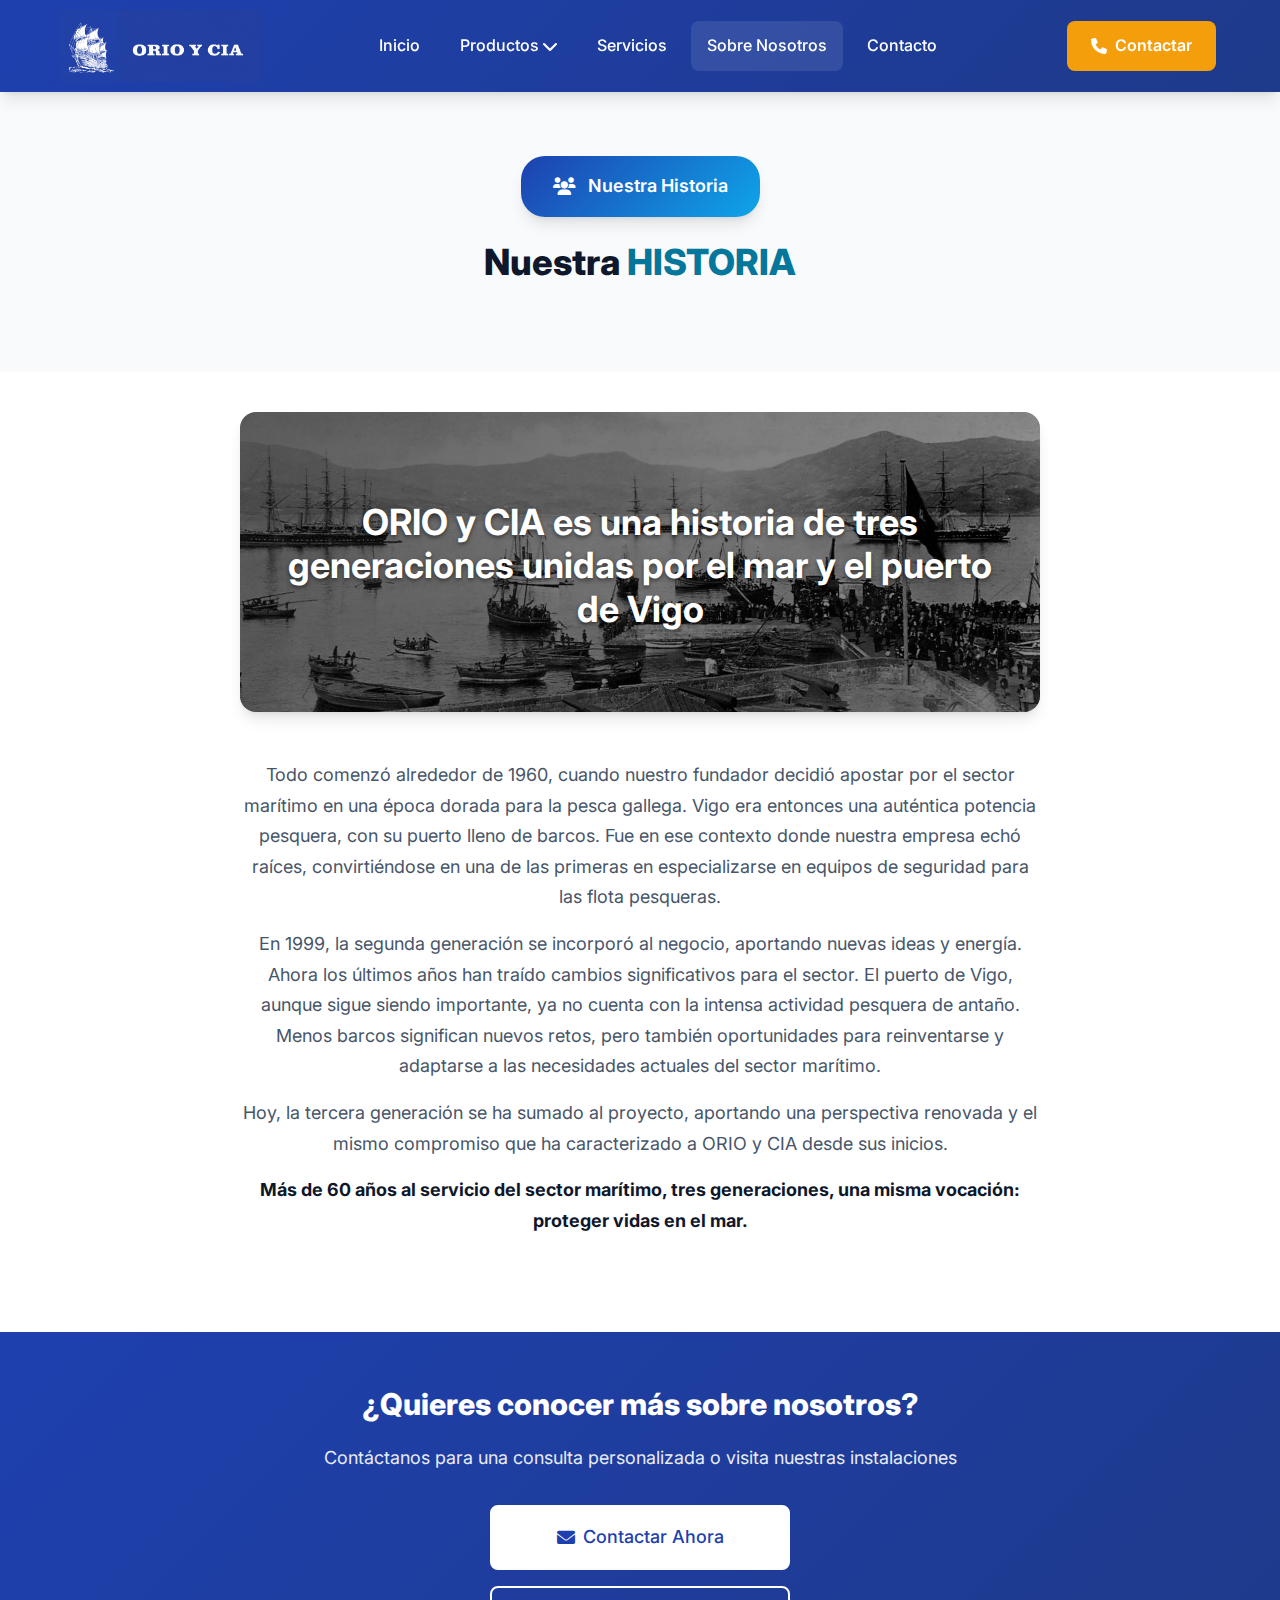
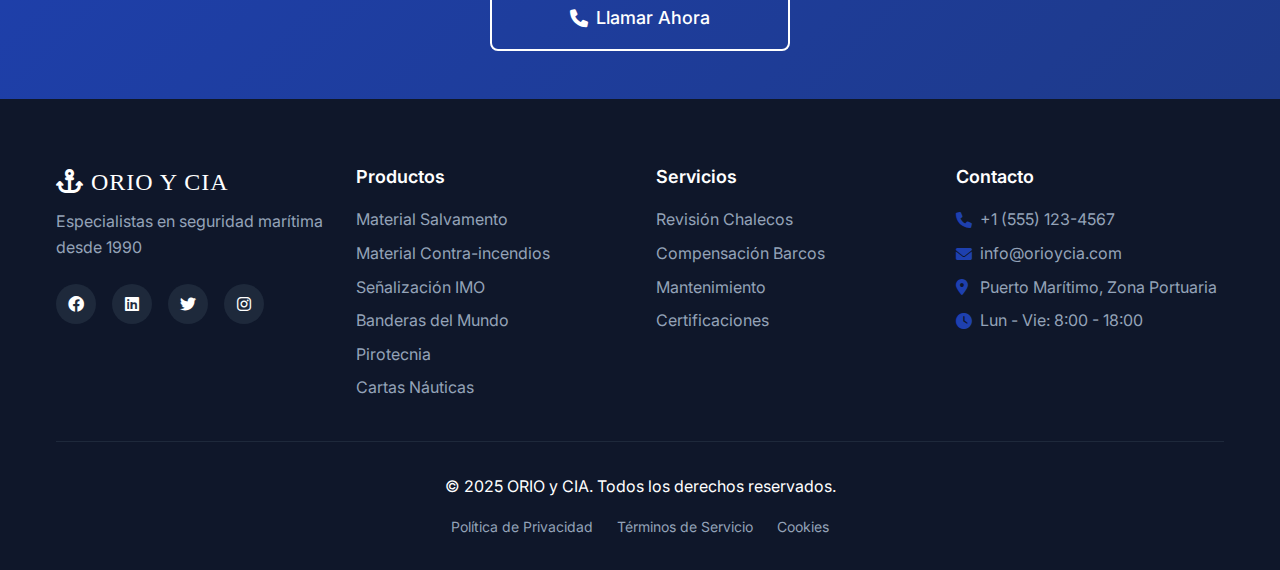
<file: quienes.html>
<!DOCTYPE html>
<html lang="es">
<head>
    <meta charset="UTF-8">
    <meta name="viewport" content="width=device-width, initial-scale=1.0">
    <meta name="description" content="Sobre ORIO y CIA - Especialistas en material náutico y seguridad marítima con más de 30 años de experiencia">
    <meta name="keywords" content="sobre nosotros, ORIO y CIA, salvamento marítimo, náutico, historia, equipo, experiencia">
    <meta name="author" content="ORIO y CIA">
    <title>ORIO y CIA - Sobre Nosotros | 30+ Años de Experiencia en Seguridad Marítima</title>
    <link rel="stylesheet" href="styles.css">
    <link href="https://fonts.googleapis.com/css2?family=Inter:wght@300;400;500;600;700&display=swap" rel="stylesheet">
    <link rel="stylesheet" href="https://cdnjs.cloudflare.com/ajax/libs/font-awesome/6.0.0/css/all.min.css">
</head>
<body>
    <header class="main-header">
        <div class="header-container">
            <div class="logo">
                <a href="index.html" class="logo-link">
                    <img src="img/logo dibujo (1).png" alt="Logo ORIO Y CIA" class="logo-dibujo">
                    <img src="img/logo escritura.png" alt="ORIO Y CIA" class="logo-escritura">
                </a>
            </div>
            <nav class="main-nav">
                <button class="mobile-menu-toggle" id="mobile-menu-toggle">
                    <span class="hamburger-line"></span>
                    <span class="hamburger-line"></span>
                    <span class="hamburger-line"></span>
                </button>
                <ul class="nav-list" id="nav-list">
                    <li><a href="index.html" class="nav-link">Inicio</a></li>
                    <li class="dropdown">
                        <a href="productos.html" class="nav-link">Productos <i class="fas fa-chevron-down"></i></a>
                        <ul class="dropdown-menu">
                            <li><a href="material-salvamento.html">Material Salvamento</a></li>
                            <li><a href="material-contraincendios.html">Material Contra-incendios</a></li>
                            <li><a href="senalizacion-imo.html">Señalización IMO</a></li>
                            <li><a href="banderas-mundo.html">Banderas del Mundo</a></li>
                            <li><a href="pirotecnia.html">Pirotecnia</a></li>
                            <li><a href="cartas-nauticas.html">Cartas Náuticas</a></li>
                        </ul>
                    </li>
                    <li><a href="servicios.html" class="nav-link">Servicios</a></li>
                    <li><a href="quienes.html" class="nav-link active">Sobre Nosotros</a></li>
                    <li><a href="contacto.html" class="nav-link">Contacto</a></li>
                </ul>
            </nav>
            <div class="header-cta">
                <a href="contacto.html" class="cta-button">
                    <i class="fas fa-phone"></i> Contactar
                </a>
            </div>
        </div>
        
        <!-- Mobile Dropdown Menu -->
        <div class="mobile-dropdown-menu" id="mobile-menu">
            <div class="mobile-menu-header">
                <div class="mobile-logo">
                    <img src="img/logo dibujo (1).png" alt="ORIO Y CIA" class="mobile-logo-img">
                    <span class="mobile-logo-text">ORIO Y CIA</span>
                </div>
                <button class="mobile-menu-close" id="mobile-menu-close">
                    <i class="fas fa-times"></i>
                </button>
            </div>
            
            <div class="nav-grid">
                <a href="index.html" class="nav-card home-card">
                    <div class="nav-card-icon">
                        <i class="fas fa-home"></i>
                    </div>
                    <div class="nav-card-content">
                        <h3>Inicio</h3>
                        <p>Página principal</p>
                    </div>
                </a>
                
                <a href="productos.html" class="nav-card products-card">
                    <div class="nav-card-icon">
                        <i class="fas fa-box"></i>
                    </div>
                    <div class="nav-card-content">
                        <h3>Productos</h3>
                        <p>Material náutico</p>
                    </div>
                </a>
                
                <a href="servicios.html" class="nav-card services-card">
                    <div class="nav-card-icon">
                        <i class="fas fa-tools"></i>
                    </div>
                    <div class="nav-card-content">
                        <h3>Servicios</h3>
                        <p>Mantenimiento</p>
                    </div>
                </a>
                
                <a href="quienes.html" class="nav-card about-card">
                    <div class="nav-card-icon">
                        <i class="fas fa-users"></i>
                    </div>
                    <div class="nav-card-content">
                        <h3>Nosotros</h3>
                        <p>Conócenos</p>
                    </div>
                </a>
                
                <a href="contacto.html" class="nav-card contact-card">
                    <div class="nav-card-icon">
                        <i class="fas fa-envelope"></i>
                    </div>
                    <div class="nav-card-content">
                        <h3>Email</h3>
                        <p>Escríbenos</p>
                    </div>
                </a>
                
                <a href="tel:+1234567890" class="nav-card phone-card">
                    <div class="nav-card-icon">
                        <i class="fas fa-phone-alt"></i>
                    </div>
                    <div class="nav-card-content">
                        <h3>Llamar</h3>
                        <p>+1 (555) 123-4567</p>
                    </div>
                </a>
            </div>
        </div>
        
        <!-- Menu Overlay -->
        <div class="menu-overlay" id="menu-overlay"></div>
    </header>

    <!-- Hero Section -->
    <section class="category-hero">
        <div class="container">
            <div class="hero-badge">
                <i class="fas fa-users"></i>
                <span>Nuestra Historia</span>
            </div>
            <h1 class="hero-title">Nuestra <span class="highlight">HISTORIA</span></h1>
        </div>
    </section>

    <!-- About Section -->
    <section class="about-section">
        <div class="container">
            <!-- Puerto Banner -->
            <div class="puerto-banner">
                <img src="img/puerto.jpg" alt="Puerto de Vigo - Historia de ORIO y CIA">
                <div class="banner-overlay">
                    <h2>ORIO y CIA es una historia de tres generaciones unidas por el mar y el puerto de Vigo</h2>
                </div>
            </div>
            
            <div class="about-content">
                <div class="about-text">
                     <p>
                        Todo comenzó alrededor de 1960, cuando nuestro fundador decidió apostar por el sector marítimo en una época dorada para la pesca gallega. Vigo era entonces una auténtica potencia pesquera, con su puerto lleno de barcos. Fue en ese contexto donde nuestra empresa echó raíces, convirtiéndose en una de las primeras en especializarse en equipos de seguridad para las flota pesqueras.
                    </p>
                    <p>
                        En 1999, la segunda generación se incorporó al negocio, aportando nuevas ideas y energía. 
                        Ahora los últimos años han traído cambios significativos para el sector. El puerto de Vigo, aunque sigue siendo importante, ya no cuenta con la intensa actividad pesquera de antaño. Menos barcos significan nuevos retos, pero también oportunidades para reinventarse y adaptarse a las necesidades actuales del sector marítimo.
                    </p>
                    <p>
                        Hoy, la tercera generación se ha sumado al proyecto, aportando una perspectiva renovada y el mismo compromiso que ha caracterizado a ORIO y CIA desde sus inicios.
                    </p>
                    <p>
                        <strong class="text-highlight-bold">Más de 60 años al servicio del sector marítimo, tres generaciones, una misma vocación: proteger vidas en el mar.</strong>
                    </p>
                </div>
            </div>
        </div>
    </section>




    <!-- CTA Section -->
    <section class="cta-section">
        <div class="container">
            <div class="cta-content">
                <h2>¿Quieres conocer más sobre nosotros?</h2>
                <p>Contáctanos para una consulta personalizada o visita nuestras instalaciones</p>
                <div class="cta-actions">
                    <a href="contacto.html" class="btn btn-primary btn-large">
                        <i class="fas fa-envelope"></i>
                        Contactar Ahora
                    </a>
                    <a href="tel:+1234567890" class="btn btn-secondary btn-large">
                        <i class="fas fa-phone"></i>
                        Llamar Ahora
                    </a>
                </div>
            </div>
        </div>
    </section>

    <!-- Footer -->
    <footer class="main-footer">
        <div class="container">
            <div class="footer-content">
                <div class="footer-section">
                    <div class="footer-logo">
                        <h3><i class="fas fa-anchor"></i> ORIO y CIA</h3>
                        <p>Especialistas en seguridad marítima desde 1990</p>
                    </div>
                    <div class="social-links">
                        <a href="#" class="social-link"><i class="fab fa-facebook"></i></a>
                        <a href="#" class="social-link"><i class="fab fa-linkedin"></i></a>
                        <a href="#" class="social-link"><i class="fab fa-twitter"></i></a>
                        <a href="#" class="social-link"><i class="fab fa-instagram"></i></a>
                    </div>
                </div>
                
                <div class="footer-section">
                    <h4>Productos</h4>
                    <ul class="footer-links">
                        <li><a href="material-salvamento.html">Material Salvamento</a></li>
                        <li><a href="material-contraincendios.html">Material Contra-incendios</a></li>
                        <li><a href="senalizacion-imo.html">Señalización IMO</a></li>
                        <li><a href="banderas-mundo.html">Banderas del Mundo</a></li>
                        <li><a href="pirotecnia.html">Pirotecnia</a></li>
                        <li><a href="cartas-nauticas.html">Cartas Náuticas</a></li>
                    </ul>
                </div>
                
                <div class="footer-section">
                    <h4>Servicios</h4>
                    <ul class="footer-links">
                        <li><a href="servicios.html#revision">Revisión Chalecos</a></li>
                        <li><a href="servicios.html#compensacion">Compensación Barcos</a></li>
                        <li><a href="servicios.html">Mantenimiento</a></li>
                        <li><a href="servicios.html">Certificaciones</a></li>
                    </ul>
                </div>
                
                <div class="footer-section">
                    <h4>Contacto</h4>
                    <div class="contact-info">
                        <p><i class="fas fa-phone"></i> +1 (555) 123-4567</p>
                        <p><i class="fas fa-envelope"></i> info@orioycia.com</p>
                        <p><i class="fas fa-map-marker-alt"></i> Puerto Marítimo, Zona Portuaria</p>
                        <p><i class="fas fa-clock"></i> Lun - Vie: 8:00 - 18:00</p>
                    </div>
                </div>
            </div>
            
            <div class="footer-bottom">
                <div class="footer-bottom-content">
                    <p>&copy; 2025 ORIO y CIA. Todos los derechos reservados.</p>
                    <div class="footer-bottom-links">
                        <a href="#">Política de Privacidad</a>
                        <a href="#">Términos de Servicio</a>
                        <a href="#">Cookies</a>
                    </div>
                </div>
            </div>
        </div>
    </footer>

    <script>
        // Mobile menu toggle
        document.addEventListener('DOMContentLoaded', function() {
            const mobileMenuToggle = document.getElementById('mobile-menu-toggle');
            const navList = document.getElementById('nav-list');
            
            if (mobileMenuToggle && navList) {
                mobileMenuToggle.addEventListener('click', function() {
                    navList.classList.toggle('mobile-menu-open');
                    mobileMenuToggle.classList.toggle('active');
                });
                
                // Close menu when clicking on a link
                const navLinks = navList.querySelectorAll('.nav-link');
                navLinks.forEach(link => {
                    link.addEventListener('click', function() {
                        navList.classList.remove('mobile-menu-open');
                        mobileMenuToggle.classList.remove('active');
                    });
                });
            }
        });
    </script>
    <script src="mobile-menu.js"></script>
</body>
</html>
</file>
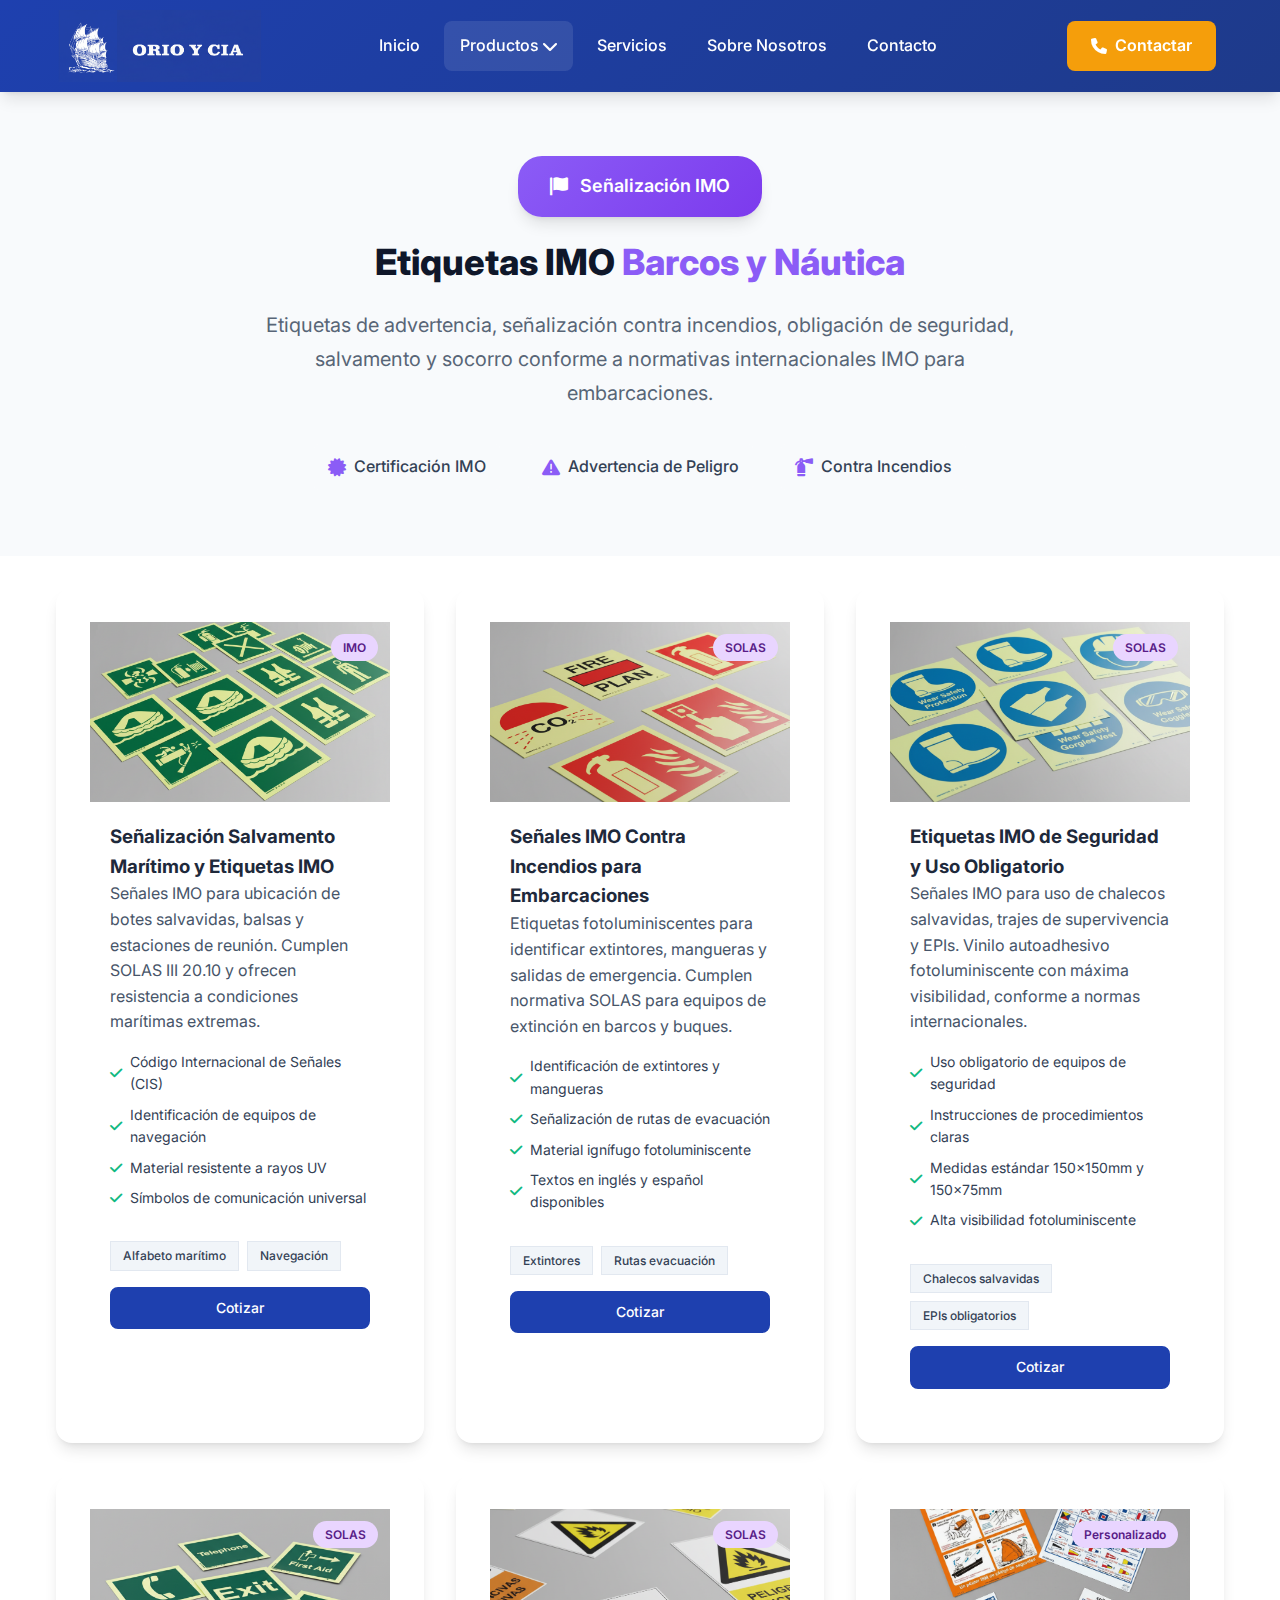
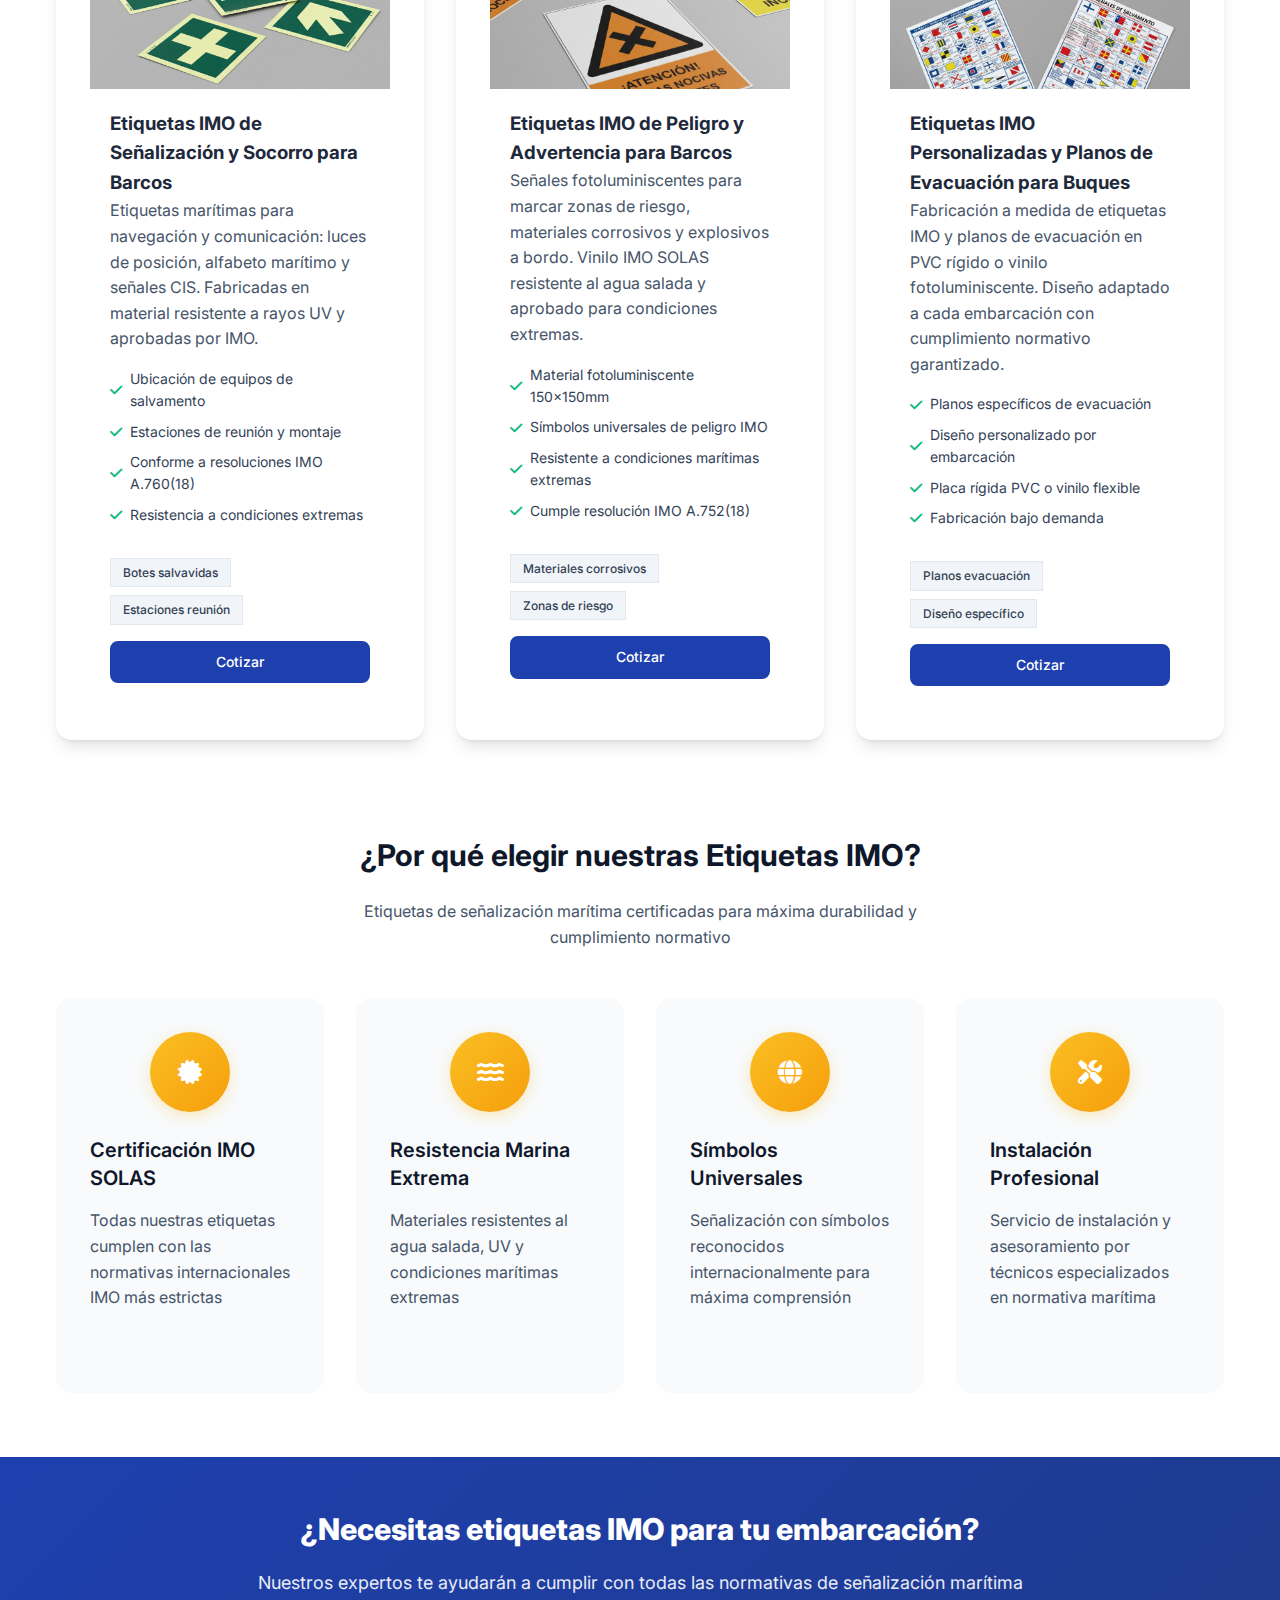
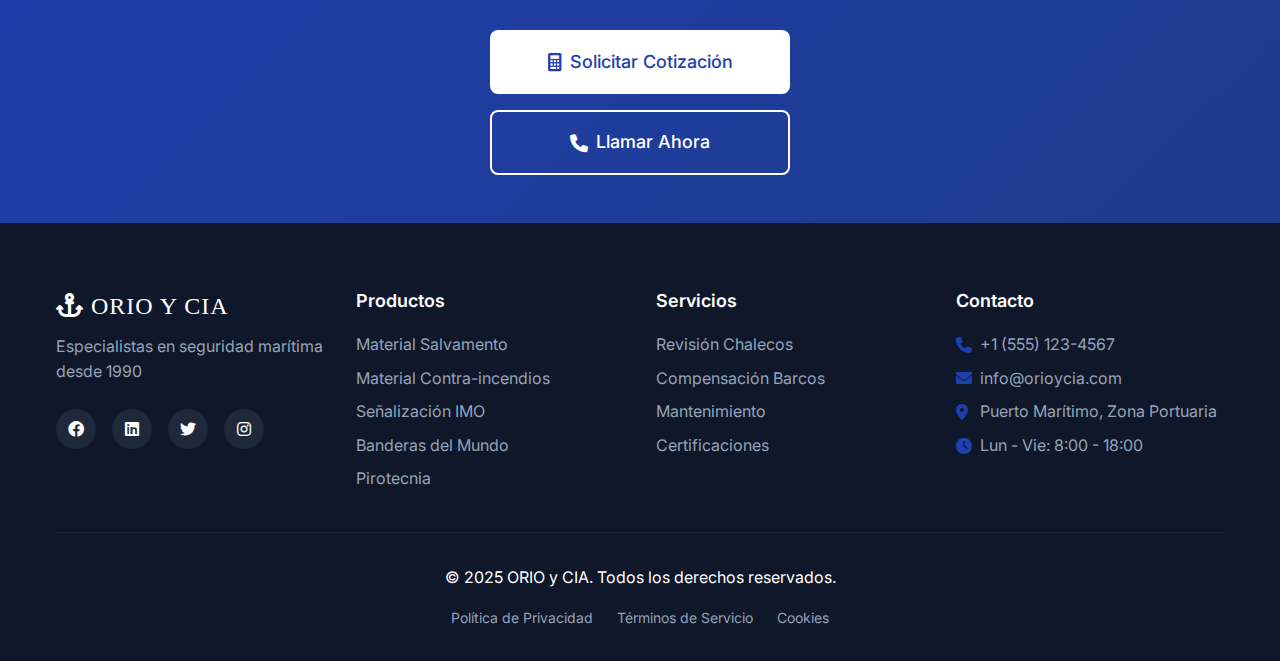
<file: senalizacion-imo.html>
<!DOCTYPE html>
<html lang="es">
<head>
    <meta charset="UTF-8">
    <meta name="viewport" content="width=device-width, initial-scale=1.0">
    <meta name="description" content="Señalización IMO Marítima - Luces de navegación, reflectores radar, señales de socorro y equipos de comunicación conforme a normativas internacionales">
    <meta name="keywords" content="señalización IMO, luces navegación, reflectores radar, señales socorro, comunicación marítima, normativa IMO">
    <meta name="author" content="ORIO y CIA">
    <title>Señalización IMO Marítima | ORIO y CIA - Equipos de Comunicación Certificados</title>
    <link rel="stylesheet" href="styles.css">
    <link href="https://fonts.googleapis.com/css2?family=Inter:wght@300;400;500;600;700&display=swap" rel="stylesheet">
    <link rel="stylesheet" href="https://cdnjs.cloudflare.com/ajax/libs/font-awesome/6.0.0/css/all.min.css">
</head>
<body class="etiquetas-theme">
    <header class="main-header">
        <div class="header-container">
            <div class="logo">
                <a href="index.html" class="logo-link">
                    <img src="img/logo dibujo (1).png" alt="Logo ORIO Y CIA" class="logo-dibujo">
                    <img src="img/logo escritura.png" alt="ORIO Y CIA" class="logo-escritura">
                </a>
            </div>
            <nav class="main-nav">
                <ul class="nav-list">
                    <li><a href="index.html" class="nav-link">Inicio</a></li>
                    <li class="dropdown">
                        <a href="productos.html" class="nav-link active">Productos <i class="fas fa-chevron-down"></i></a>
                        <ul class="dropdown-menu">
                            <li><a href="material-salvamento.html">Material Salvamento</a></li>
                            <li><a href="material-contraincendios.html">Material Contra-incendios</a></li>
                            <li><a href="senalizacion-imo.html">Señalización IMO</a></li>
                            <li><a href="banderas-mundo.html">Banderas del Mundo</a></li>
                            <li><a href="pirotecnia.html">Pirotecnia</a></li>
                            <li><a href="cartas-nauticas.html">Cartas Náuticas</a></li>
                        </ul>
                    </li>
                    <li><a href="servicios.html" class="nav-link">Servicios</a></li>
                    <li><a href="quienes.html" class="nav-link">Sobre Nosotros</a></li>
                    <li><a href="contacto.html" class="nav-link">Contacto</a></li>
                </ul>
            </nav>
            <div class="header-cta">
                <a href="contacto.html" class="cta-button">
                    <i class="fas fa-phone"></i> Contactar
                </a>
            </div>
        </div>
        
        <!-- Mobile Dropdown Menu -->
        <div class="mobile-dropdown-menu" id="mobile-menu">
            <div class="mobile-menu-header">
                <div class="mobile-logo">
                    <img src="img/logo dibujo (1).png" alt="ORIO Y CIA" class="mobile-logo-img">
                    <span class="mobile-logo-text">ORIO Y CIA</span>
                </div>
                <button class="mobile-menu-close" id="mobile-menu-close">
                    <i class="fas fa-times"></i>
                </button>
            </div>
            
            <div class="nav-grid">
                <a href="index.html" class="nav-card home-card">
                    <div class="nav-card-icon">
                        <i class="fas fa-home"></i>
                    </div>
                    <div class="nav-card-content">
                        <h3>Inicio</h3>
                        <p>Página principal</p>
                    </div>
                </a>
                
                <a href="productos.html" class="nav-card products-card">
                    <div class="nav-card-icon">
                        <i class="fas fa-box"></i>
                    </div>
                    <div class="nav-card-content">
                        <h3>Productos</h3>
                        <p>Material náutico</p>
                    </div>
                </a>
                
                <a href="servicios.html" class="nav-card services-card">
                    <div class="nav-card-icon">
                        <i class="fas fa-tools"></i>
                    </div>
                    <div class="nav-card-content">
                        <h3>Servicios</h3>
                        <p>Mantenimiento</p>
                    </div>
                </a>
                
                <a href="quienes.html" class="nav-card about-card">
                    <div class="nav-card-icon">
                        <i class="fas fa-users"></i>
                    </div>
                    <div class="nav-card-content">
                        <h3>Nosotros</h3>
                        <p>Conócenos</p>
                    </div>
                </a>
                
                <a href="contacto.html" class="nav-card contact-card">
                    <div class="nav-card-icon">
                        <i class="fas fa-phone"></i>
                    </div>
                    <div class="nav-card-content">
                        <h3>Contacto</h3>
                        <p>Hablemos</p>
                    </div>
                </a>
                
                <a href="tel:+1234567890" class="nav-card phone-card">
                    <div class="nav-card-icon">
                        <i class="fas fa-phone-alt"></i>
                    </div>
                    <div class="nav-card-content">
                        <h3>Llamar</h3>
                        <p>+1 (555) 123-4567</p>
                    </div>
                </a>
            </div>
        </div>
        
        <!-- Menu Overlay -->
        <div class="menu-overlay" id="menu-overlay"></div>
    </header>

    <!-- Hero Section -->
    <section class="category-hero">
        <div class="container">
            <div class="hero-badge">
                <i class="fas fa-flag"></i>
                <span>Señalización IMO</span>
            </div>
            <h1 class="hero-title">Etiquetas IMO <span class="highlight">Barcos y Náutica</span></h1>
            <p class="hero-description">
                Etiquetas de advertencia, señalización contra incendios, obligación de seguridad, 
                salvamento y socorro conforme a normativas internacionales IMO para embarcaciones.
            </p>
            <div class="hero-features">
                <div class="feature-item">
                    <i class="fas fa-certificate"></i>
                    <span>Certificación IMO</span>
                </div>
                <div class="feature-item">
                    <i class="fas fa-exclamation-triangle"></i>
                    <span>Advertencia de Peligro</span>
                </div>
                <div class="feature-item">
                    <i class="fas fa-fire-extinguisher"></i>
                    <span>Contra Incendios</span>
                </div>
            </div>
        </div>
    </section>

    <!-- Products Section Mejorada -->
    <section class="products-section">
        <div class="container">
            
            <div class="cartas-grid">
                <!-- Señalización Marítima -->
                <div class="product-card">
                    <div class="product-image">
                        <img src="img/etiquetas IMO/etiqueta señalizacion maritima.png" alt="Señalización Marítima IMO y Código Internacional">
                        <div class="product-badge">IMO</div>
                    </div>
                    <div class="product-content">
                        <h3>Señalización Salvamento Marítimo y Etiquetas IMO</h3>
                        <p>Señales IMO para ubicación de botes salvavidas, balsas y estaciones de reunión. Cumplen SOLAS III 20.10 y ofrecen resistencia a condiciones marítimas extremas.</p>
                        <ul class="product-features">
                            <li><i class="fas fa-check"></i> Código Internacional de Señales (CIS)</li>
                            <li><i class="fas fa-check"></i> Identificación de equipos de navegación</li>
                            <li><i class="fas fa-check"></i> Material resistente a rayos UV</li>
                            <li><i class="fas fa-check"></i> Símbolos de comunicación universal</li>
                        </ul>
                        <div class="product-specs">
                            <span class="spec-tag">Alfabeto marítimo</span>
                            <span class="spec-tag">Navegación</span>
                        </div>
                        <div class="product-actions">
                            <a href="contacto.html" class="btn btn-primary">Cotizar</a>
                        </div>
                    </div>
                </div>

                <!-- Señales Contra Incendios -->
                <div class="product-card">
                    <div class="product-image">
                        <img src="img/etiquetas IMO/etiqueta contra incendio.png" alt="Señales IMO Contra Incendios y Extinción para Embarcaciones">
                        <div class="product-badge">SOLAS</div>
                    </div>
                    <div class="product-content">
                        <h3>Señales IMO Contra Incendios para Embarcaciones</h3>
                        <p>Etiquetas fotoluminiscentes para identificar extintores, mangueras y salidas de emergencia. Cumplen normativa SOLAS para equipos de extinción en barcos y buques.</p>
                        <ul class="product-features">
                            <li><i class="fas fa-check"></i> Identificación de extintores y mangueras</li>
                            <li><i class="fas fa-check"></i> Señalización de rutas de evacuación</li>
                            <li><i class="fas fa-check"></i> Material ignífugo fotoluminiscente</li>
                            <li><i class="fas fa-check"></i> Textos en inglés y español disponibles</li>
                        </ul>
                        <div class="product-specs">
                            <span class="spec-tag">Extintores</span>
                            <span class="spec-tag">Rutas evacuación</span>
                        </div>
                        <div class="product-actions">
                            <a href="contacto.html" class="btn btn-primary">Cotizar</a>
                        </div>
                    </div>
                </div>

                <!-- Obligación de Seguridad -->
                <div class="product-card">
                    <div class="product-image">
                        <img src="img/etiquetas IMO/etiqueta obligacion y seguridad.png" alt="Etiquetas IMO de Obligación y Seguridad Marítima">
                        <div class="product-badge">SOLAS</div>
                    </div>
                    <div class="product-content">
                        <h3>Etiquetas IMO de Seguridad y Uso Obligatorio</h3>
                        <p>Señales IMO para uso de chalecos salvavidas, trajes de supervivencia y EPIs. Vinilo autoadhesivo fotoluminiscente con máxima visibilidad, conforme a normas internacionales.</p>
                        <ul class="product-features">
                            <li><i class="fas fa-check"></i> Uso obligatorio de equipos de seguridad</li>
                            <li><i class="fas fa-check"></i> Instrucciones de procedimientos claras</li>
                            <li><i class="fas fa-check"></i> Medidas estándar 150x150mm y 150x75mm</li>
                            <li><i class="fas fa-check"></i> Alta visibilidad fotoluminiscente</li>
                        </ul>
                        <div class="product-specs">
                            <span class="spec-tag">Chalecos salvavidas</span>
                            <span class="spec-tag">EPIs obligatorios</span>
                        </div>
                        <div class="product-actions">
                            <a href="contacto.html" class="btn btn-primary">Cotizar</a>
                        </div>
                    </div>
                </div>

                <!-- Salvamento y Socorro -->
                <div class="product-card">
                    <div class="product-image">
                        <img src="img/etiquetas IMO/etiqueta salvamento y socorro.png" alt="Etiquetas IMO de Salvamento y Socorro para Embarcaciones">
                        <div class="product-badge">SOLAS</div>
                    </div>
                    <div class="product-content">
                        <h3>Etiquetas IMO de Señalización y Socorro para Barcos</h3>
                        <p>Etiquetas marítimas para navegación y comunicación: luces de posición, alfabeto marítimo y señales CIS. Fabricadas en material resistente a rayos UV y aprobadas por IMO.</p>
                        <ul class="product-features">
                            <li><i class="fas fa-check"></i> Ubicación de equipos de salvamento</li>
                            <li><i class="fas fa-check"></i> Estaciones de reunión y montaje</li>
                            <li><i class="fas fa-check"></i> Conforme a resoluciones IMO A.760(18)</li>
                            <li><i class="fas fa-check"></i> Resistencia a condiciones extremas</li>
                        </ul>
                        <div class="product-specs">
                            <span class="spec-tag">Botes salvavidas</span>
                            <span class="spec-tag">Estaciones reunión</span>
                        </div>
                        <div class="product-actions">
                            <a href="contacto.html" class="btn btn-primary">Cotizar</a>
                        </div>
                    </div>
                </div>

                <!-- Advertencia de Peligro -->
                <div class="product-card">
                    <div class="product-image">
                        <img src="img/etiquetas IMO/etiquetas advertencia.png" alt="Etiquetas IMO de Advertencia de Peligro para Barcos">
                        <div class="product-badge">SOLAS</div>
                    </div>
                    <div class="product-content">
                        <h3>Etiquetas IMO de Peligro y Advertencia para Barcos</h3>
                        <p>Señales fotoluminiscentes para marcar zonas de riesgo, materiales corrosivos y explosivos a bordo. Vinilo IMO SOLAS resistente al agua salada y aprobado para condiciones extremas.</p>
                        <ul class="product-features">
                            <li><i class="fas fa-check"></i> Material fotoluminiscente 150x150mm</li>
                            <li><i class="fas fa-check"></i> Símbolos universales de peligro IMO</li>
                            <li><i class="fas fa-check"></i> Resistente a condiciones marítimas extremas</li>
                            <li><i class="fas fa-check"></i> Cumple resolución IMO A.752(18)</li>
                        </ul>
                        <div class="product-specs">
                            <span class="spec-tag">Materiales corrosivos</span>
                            <span class="spec-tag">Zonas de riesgo</span>
                        </div>
                        <div class="product-actions">
                            <a href="contacto.html" class="btn btn-primary">Cotizar</a>
                        </div>
                    </div>
                </div>

                <!-- Señalización Personalizada -->
                <div class="product-card">
                    <div class="product-image">
                        <img src="img/etiquetas IMO/CARTELES señales.png" alt="Etiquetas IMO Personalizadas y Planos de Evacuación">
                        <div class="product-badge">Personalizado</div>
                    </div>
                    <div class="product-content">
                        <h3>Etiquetas IMO Personalizadas y Planos de Evacuación para Buques</h3>
                        <p>Fabricación a medida de etiquetas IMO y planos de evacuación en PVC rígido o vinilo fotoluminiscente. Diseño adaptado a cada embarcación con cumplimiento normativo garantizado.</p>
                        <ul class="product-features">
                            <li><i class="fas fa-check"></i> Planos específicos de evacuación</li>
                            <li><i class="fas fa-check"></i> Diseño personalizado por embarcación</li>
                            <li><i class="fas fa-check"></i> Placa rígida PVC o vinilo flexible</li>
                            <li><i class="fas fa-check"></i> Fabricación bajo demanda</li>
                        </ul>
                        <div class="product-specs">
                            <span class="spec-tag">Planos evacuación</span>
                            <span class="spec-tag">Diseño específico</span>
                        </div>
                        <div class="product-actions">
                            <a href="contacto.html" class="btn btn-primary">Cotizar</a>
                        </div>
                    </div>
                </div>
            </div>
        </div>
    </section>

    <!-- Features Section -->
    <section class="features">
        <div class="container">
            <h2>¿Por qué elegir nuestras Etiquetas IMO?</h2>
            <p>Etiquetas de señalización marítima certificadas para máxima durabilidad y cumplimiento normativo</p>
            <div class="features-grid">
                <div class="feature-card">
                    <div class="feature-icon">
                        <i class="fas fa-certificate"></i>
                    </div>
                    <h3>Certificación IMO SOLAS</h3>
                    <p>Todas nuestras etiquetas cumplen con las normativas internacionales IMO más estrictas</p>
                </div>
                <div class="feature-card">
                    <div class="feature-icon">
                        <i class="fas fa-water"></i>
                    </div>
                    <h3>Resistencia Marina Extrema</h3>
                    <p>Materiales resistentes al agua salada, UV y condiciones marítimas extremas</p>
                </div>
                <div class="feature-card">
                    <div class="feature-icon">
                        <i class="fas fa-globe"></i>
                    </div>
                    <h3>Símbolos Universales</h3>
                    <p>Señalización con símbolos reconocidos internacionalmente para máxima comprensión</p>
                </div>
                <div class="feature-card">
                    <div class="feature-icon">
                        <i class="fas fa-tools"></i>
                    </div>
                    <h3>Instalación Profesional</h3>
                    <p>Servicio de instalación y asesoramiento por técnicos especializados en normativa marítima</p>
                </div>
            </div>
        </div>
    </section>

    <!-- CTA Section -->
    <section class="cta-section">
        <div class="container">
            <div class="cta-content">
                <h2>¿Necesitas etiquetas IMO para tu embarcación?</h2>
                <p>Nuestros expertos te ayudarán a cumplir con todas las normativas de señalización marítima</p>
                <div class="cta-actions">
                    <a href="contacto.html" class="btn btn-primary btn-large">
                        <i class="fas fa-calculator"></i>
                        Solicitar Cotización
                    </a>
                    <a href="tel:+1234567890" class="btn btn-secondary btn-large">
                        <i class="fas fa-phone"></i>
                        Llamar Ahora
                    </a>
                </div>
            </div>
        </div>
    </section>

    <!-- Footer -->
    <footer class="main-footer">
        <div class="container">
            <div class="footer-content">
                <div class="footer-section">
                    <div class="footer-logo">
                        <h3><i class="fas fa-anchor"></i> ORIO Y CIA</h3>
                        <p>Especialistas en seguridad marítima desde 1990</p>
                    </div>
                    <div class="social-links">
                        <a href="#" class="social-link"><i class="fab fa-facebook"></i></a>
                        <a href="#" class="social-link"><i class="fab fa-linkedin"></i></a>
                        <a href="#" class="social-link"><i class="fab fa-twitter"></i></a>
                        <a href="#" class="social-link"><i class="fab fa-instagram"></i></a>
                    </div>
                </div>
                
                <div class="footer-section">
                    <h4>Productos</h4>
                    <ul class="footer-links">
                        <li><a href="material-salvamento.html">Material Salvamento</a></li>
                        <li><a href="material-contraincendios.html">Material Contra-incendios</a></li>
                        <li><a href="senalizacion-imo.html">Señalización IMO</a></li>
                        <li><a href="banderas-mundo.html">Banderas del Mundo</a></li>
                        <li><a href="pirotecnia.html">Pirotecnia</a></li>
                    </ul>
                </div>
                
                <div class="footer-section">
                    <h4>Servicios</h4>
                    <ul class="footer-links">
                        <li><a href="servicios.html#revision">Revisión Chalecos</a></li>
                        <li><a href="servicios.html#compensacion">Compensación Barcos</a></li>
                        <li><a href="servicios.html">Mantenimiento</a></li>
                        <li><a href="servicios.html">Certificaciones</a></li>
                    </ul>
                </div>
                
                <div class="footer-section">
                    <h4>Contacto</h4>
                    <div class="contact-info">
                        <p><i class="fas fa-phone"></i> +1 (555) 123-4567</p>
                        <p><i class="fas fa-envelope"></i> info@orioycia.com</p>
                        <p><i class="fas fa-map-marker-alt"></i> Puerto Marítimo, Zona Portuaria</p>
                        <p><i class="fas fa-clock"></i> Lun - Vie: 8:00 - 18:00</p>
                    </div>
                </div>
            </div>
            
            <div class="footer-bottom">
                <div class="footer-bottom-content">
                    <p>&copy; 2025 ORIO y CIA. Todos los derechos reservados.</p>
                    <div class="footer-bottom-links">
                        <a href="#">Política de Privacidad</a>
                        <a href="#">Términos de Servicio</a>
                        <a href="#">Cookies</a>
                    </div>
                </div>
            </div>
        </div>
    </footer>

    <script src="mobile-menu.js"></script>
</body>
</html>
</file>
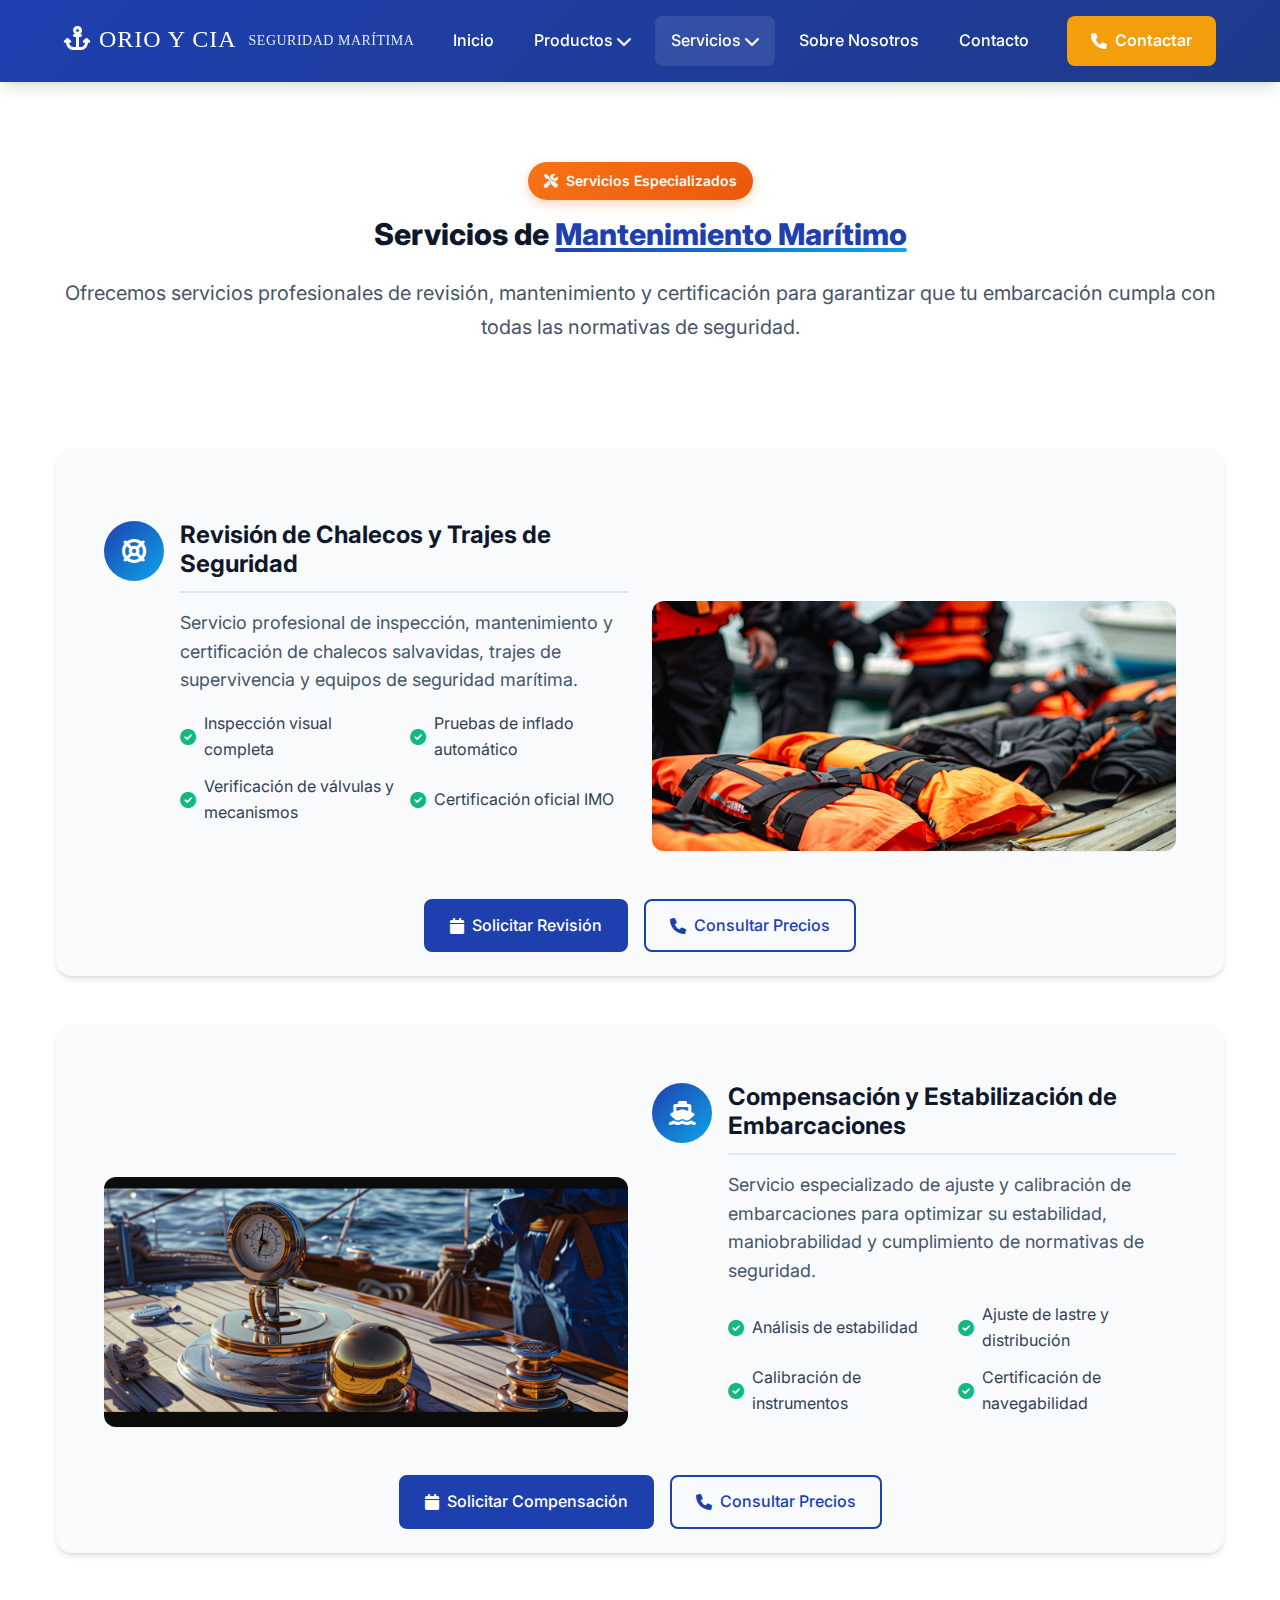
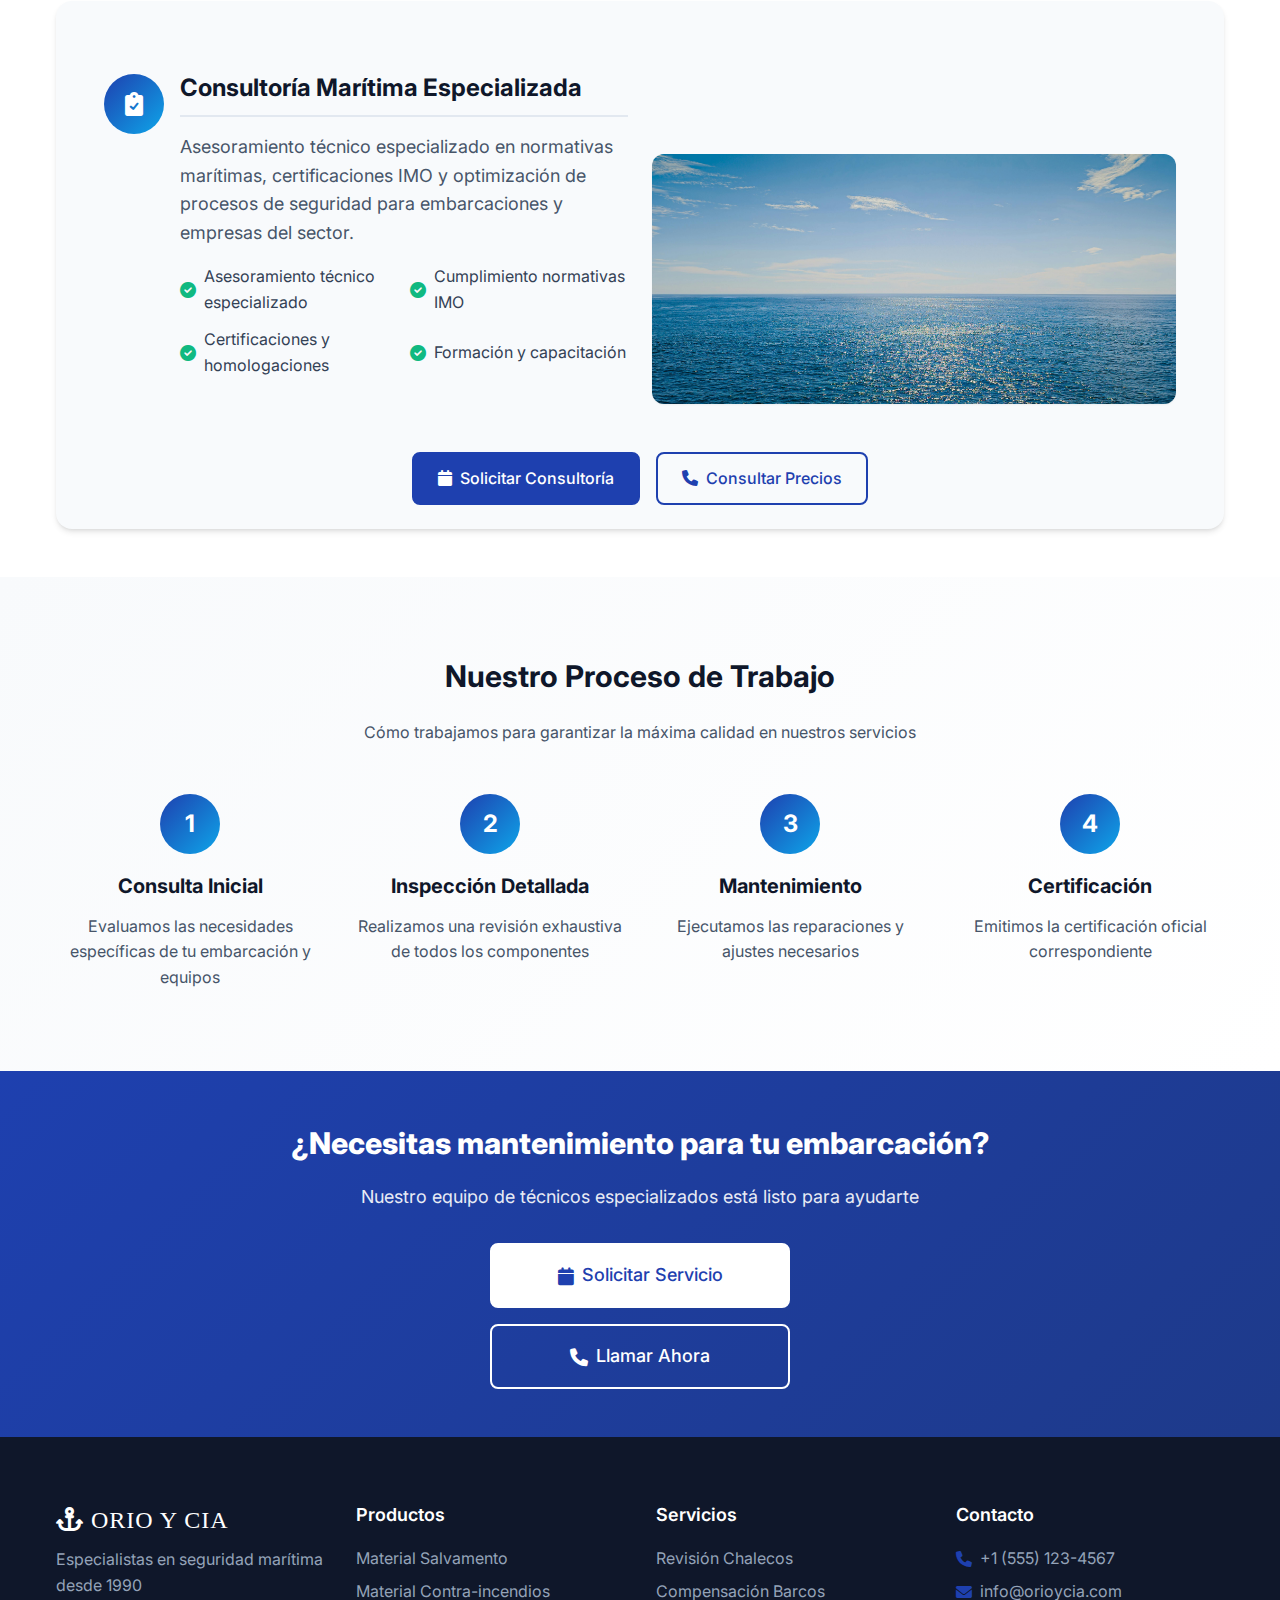
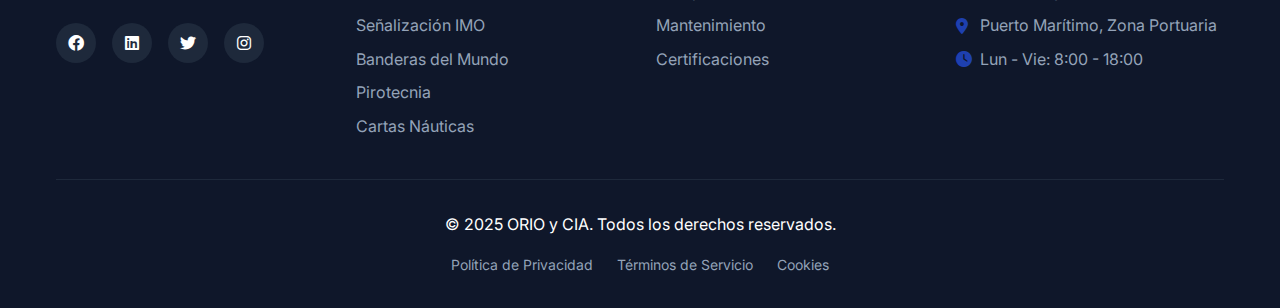
<file: servicios.html>
<!DOCTYPE html>
<html lang="es">
<head>
    <meta charset="UTF-8">
    <meta name="viewport" content="width=device-width, initial-scale=1.0">
    <meta name="description" content="Servicios de ORIO y CIA - Revisión de chalecos, compensación de barcos y mantenimiento de equipos de seguridad marítima">
    <meta name="keywords" content="servicios, ORIO y CIA, revisión chalecos, compensación barcos, mantenimiento, certificaciones">
    <meta name="author" content="ORIO y CIA">
    <title>ORIO y CIA - Servicios | Mantenimiento y Certificación Marítima</title>
    <link rel="stylesheet" href="styles.css">
    <link href="https://fonts.googleapis.com/css2?family=Inter:wght@300;400;500;600;700&display=swap" rel="stylesheet">
    <link rel="stylesheet" href="https://cdnjs.cloudflare.com/ajax/libs/font-awesome/6.0.0/css/all.min.css">
</head>
<body>
    <header class="main-header">
        <div class="header-container">
            <div class="logo">
                <h1><i class="fas fa-anchor"></i> ORIO y CIA</h1>
                <span class="tagline">Seguridad Marítima</span>
            </div>
            <nav class="main-nav">
                <ul class="nav-list">
                    <li><a href="index.html" class="nav-link">Inicio</a></li>
                    <li class="dropdown">
                        <a href="productos.html" class="nav-link">Productos <i class="fas fa-chevron-down"></i></a>
                        <ul class="dropdown-menu">
                            <li><a href="material-salvamento.html">Material Salvamento</a></li>
                            <li><a href="material-contraincendios.html">Material Contra-incendios</a></li>
                            <li><a href="senalizacion-imo.html">Señalización IMO</a></li>
                            <li><a href="banderas-mundo.html">Banderas del Mundo</a></li>
                            <li><a href="pirotecnia.html">Pirotecnia</a></li>
                            <li><a href="cartas-nauticas.html">Cartas Náuticas</a></li>
                        </ul>
                </li>
                    <li class="dropdown">
                        <a href="servicios.html" class="nav-link active">Servicios <i class="fas fa-chevron-down"></i></a>
                        <ul class="dropdown-menu">
                            <li><a href="servicios.html#revision">Revisión Chalecos y Trajes</a></li>
                            <li><a href="servicios.html#compensacion">Compensación Barcos</a></li>
                            <li><a href="servicios.html#consultoria">Consultoría Marítima</a></li>
                    </ul>
                </li>
                    <li><a href="quienes.html" class="nav-link">Sobre Nosotros</a></li>
                    <li><a href="contacto.html" class="nav-link">Contacto</a></li>
            </ul>
        </nav>
            <div class="header-cta">
                <a href="contacto.html" class="cta-button">
                    <i class="fas fa-phone"></i> Contactar
                </a>
            </div>
        </div>
    </header>

    <!-- Hero Section -->
    <section class="services-hero">
        <div class="container">
            <div class="hero-badge">
                <i class="fas fa-tools"></i>
                <span>Servicios Especializados</span>
            </div>
            <h1 class="hero-title">Servicios de <span class="highlight">Mantenimiento Marítimo</span></h1>
            <p class="hero-description">
                Ofrecemos servicios profesionales de revisión, mantenimiento y certificación 
                para garantizar que tu embarcación cumpla con todas las normativas de seguridad.
            </p>
        </div>
    </section>

    <!-- Services Section -->
    <section class="services-section">
        <div class="container">
        

            <!-- Revisión de Chalecos y Trajes -->
            <div class="service-detail" id="revision">
                <div class="service-content">
                    <div class="service-info">
                        <div class="service-icon">
                            <i class="fas fa-life-ring"></i>
                        </div>
                        <div class="service-text">
                            <h3>Revisión de Chalecos y Trajes de Seguridad</h3>
                            <p class="service-description">
                                Servicio profesional de inspección, mantenimiento y certificación de chalecos salvavidas, 
                                trajes de supervivencia y equipos de seguridad marítima.
                            </p>
                            <div class="service-features">
                                <div class="feature-item">
                                    <i class="fas fa-check-circle"></i>
                                    <span>Inspección visual completa</span>
                                </div>
                                <div class="feature-item">
                                    <i class="fas fa-check-circle"></i>
                                    <span>Pruebas de inflado automático</span>
                                </div>
                                <div class="feature-item">
                                    <i class="fas fa-check-circle"></i>
                                    <span>Verificación de válvulas y mecanismos</span>
                                </div>
                                <div class="feature-item">
                                    <i class="fas fa-check-circle"></i>
                                    <span>Certificación oficial IMO</span>
                                </div>
                            </div>
                        </div>
                    </div>
                    <div class="service-image">
                        <img src="img/chalecos.png" alt="Revisión de Chalecos">
                        <div class="service-overlay">
                            <div class="overlay-content">
                                <h4>Proceso de Revisión</h4>
                                <ul>
                                    <li>Inspección visual detallada</li>
                                    <li>Pruebas de funcionamiento</li>
                                    <li>Reemplazo de componentes</li>
                                    <li>Certificación final</li>
                                </ul>
                            </div>
                        </div>
                    </div>
                </div>
                <div class="service-actions">
                    <a href="contacto.html" class="btn btn-primary">
                        <i class="fas fa-calendar"></i>
                        Solicitar Revisión
                    </a>
                    <a href="tel:+1234567890" class="btn btn-secondary">
                        <i class="fas fa-phone"></i>
                        Consultar Precios
                    </a>
                </div>
            </div>

            <!-- Compensación de Barcos -->
            <div class="service-detail" id="compensacion">
                <div class="service-content">
                    <div class="service-image">
                        <img src="img/compas.png" alt="Compensación de Barcos">
                        <div class="service-overlay">
                            <div class="overlay-content">
                                <h4>Proceso de Compensación</h4>
                                <ul>
                                    <li>Análisis de estabilidad</li>
                                    <li>Ajuste de lastre</li>
                                    <li>Calibración de instrumentos</li>
                                    <li>Pruebas de navegación</li>
                                </ul>
                            </div>
                        </div>
                    </div>
                    <div class="service-info">
                        <div class="service-icon">
                            <i class="fas fa-ship"></i>
                        </div>
                        <div class="service-text">
                            <h3>Compensación y Estabilización de Embarcaciones</h3>
                            <p class="service-description">
                                Servicio especializado de ajuste y calibración de embarcaciones para optimizar 
                                su estabilidad, maniobrabilidad y cumplimiento de normativas de seguridad.
                            </p>
                            <div class="service-features">
                                <div class="feature-item">
                                    <i class="fas fa-check-circle"></i>
                                    <span>Análisis de estabilidad</span>
                                </div>
                                <div class="feature-item">
                                    <i class="fas fa-check-circle"></i>
                                    <span>Ajuste de lastre y distribución</span>
                                </div>
                                <div class="feature-item">
                                    <i class="fas fa-check-circle"></i>
                                    <span>Calibración de instrumentos</span>
                                </div>
                                <div class="feature-item">
                                    <i class="fas fa-check-circle"></i>
                                    <span>Certificación de navegabilidad</span>
                                </div>
                            </div>
                        </div>
                    </div>
                </div>
                <div class="service-actions">
                    <a href="contacto.html" class="btn btn-primary">
                        <i class="fas fa-calendar"></i>
                        Solicitar Compensación
                    </a>
                    <a href="tel:+1234567890" class="btn btn-secondary">
                        <i class="fas fa-phone"></i>
                        Consultar Precios
                    </a>
                </div>
            </div>

            <!-- Consultoría Marítima -->
            <div class="service-detail" id="consultoria">
                <div class="service-content">
                    <div class="service-info">
                        <div class="service-icon">
                            <i class="fas fa-clipboard-check"></i>
                        </div>
                        <div class="service-text">
                            <h3>Consultoría Marítima Especializada</h3>
                            <p class="service-description">
                                Asesoramiento técnico especializado en normativas marítimas, certificaciones IMO 
                                y optimización de procesos de seguridad para embarcaciones y empresas del sector.
                            </p>
                            <div class="service-features">
                                <div class="feature-item">
                                    <i class="fas fa-check-circle"></i>
                                    <span>Asesoramiento técnico especializado</span>
                                </div>
                                <div class="feature-item">
                                    <i class="fas fa-check-circle"></i>
                                    <span>Cumplimiento normativas IMO</span>
                                </div>
                                <div class="feature-item">
                                    <i class="fas fa-check-circle"></i>
                                    <span>Certificaciones y homologaciones</span>
                                </div>
                                <div class="feature-item">
                                    <i class="fas fa-check-circle"></i>
                                    <span>Formación y capacitación</span>
                                </div>
                            </div>
                        </div>
                    </div>
                    <div class="service-image">
                        <img src="img/formulario.jpg" alt="Consultoría Marítima">
                        <div class="service-overlay">
                            <div class="overlay-content">
                                <h4>Servicios de Consultoría</h4>
                                <ul>
                                    <li>Análisis de normativas</li>
                                    <li>Auditorías de seguridad</li>
                                    <li>Planificación estratégica</li>
                                    <li>Formación del personal</li>
                                </ul>
                            </div>
                        </div>
                    </div>
                </div>
                <div class="service-actions">
                    <a href="contacto.html" class="btn btn-primary">
                        <i class="fas fa-calendar"></i>
                        Solicitar Consultoría
                    </a>
                    <a href="tel:+1234567890" class="btn btn-secondary">
                        <i class="fas fa-phone"></i>
                        Consultar Precios
                    </a>
                </div>
            </div>
        </div>
    </section>

    <!-- Process Section -->
    <section class="process-section">
        <div class="container">
            <div class="section-header">
                <h2>Nuestro Proceso de Trabajo</h2>
                <p>Cómo trabajamos para garantizar la máxima calidad en nuestros servicios</p>
            </div>
            <div class="process-steps">
                <div class="process-step">
                    <div class="step-number">1</div>
                    <div class="step-content">
                        <h3>Consulta Inicial</h3>
                        <p>Evaluamos las necesidades específicas de tu embarcación y equipos</p>
                    </div>
                </div>
                <div class="process-step">
                    <div class="step-number">2</div>
                    <div class="step-content">
                        <h3>Inspección Detallada</h3>
                        <p>Realizamos una revisión exhaustiva de todos los componentes</p>
                    </div>
                </div>
                <div class="process-step">
                    <div class="step-number">3</div>
                    <div class="step-content">
                        <h3>Mantenimiento</h3>
                        <p>Ejecutamos las reparaciones y ajustes necesarios</p>
                    </div>
                </div>
                <div class="process-step">
                    <div class="step-number">4</div>
                    <div class="step-content">
                        <h3>Certificación</h3>
                        <p>Emitimos la certificación oficial correspondiente</p>
                    </div>
                </div>
            </div>
        </div>
    </section>

    <!-- CTA Section -->
    <section class="cta-section">
        <div class="container">
            <div class="cta-content">
                <h2>¿Necesitas mantenimiento para tu embarcación?</h2>
                <p>Nuestro equipo de técnicos especializados está listo para ayudarte</p>
                <div class="cta-actions">
                    <a href="contacto.html" class="btn btn-primary btn-large">
                        <i class="fas fa-calendar"></i>
                        Solicitar Servicio
                    </a>
                    <a href="tel:+1234567890" class="btn btn-secondary btn-large">
                        <i class="fas fa-phone"></i>
                        Llamar Ahora
                    </a>
                </div>
                </div>
            </div>
        </section>

    <!-- Footer -->
    <footer class="main-footer">
        <div class="container">
            <div class="footer-content">
                <div class="footer-section">
                    <div class="footer-logo">
                        <h3><i class="fas fa-anchor"></i> ORIO y CIA</h3>
                        <p>Especialistas en seguridad marítima desde 1990</p>
                    </div>
                    <div class="social-links">
                        <a href="#" class="social-link"><i class="fab fa-facebook"></i></a>
                        <a href="#" class="social-link"><i class="fab fa-linkedin"></i></a>
                        <a href="#" class="social-link"><i class="fab fa-twitter"></i></a>
                        <a href="#" class="social-link"><i class="fab fa-instagram"></i></a>
                    </div>
                </div>
                
                <div class="footer-section">
                    <h4>Productos</h4>
                    <ul class="footer-links">
                        <li><a href="material-salvamento.html">Material Salvamento</a></li>
                        <li><a href="material-contraincendios.html">Material Contra-incendios</a></li>
                        <li><a href="senalizacion-imo.html">Señalización IMO</a></li>
                        <li><a href="banderas-mundo.html">Banderas del Mundo</a></li>
                        <li><a href="pirotecnia.html">Pirotecnia</a></li>
                        <li><a href="cartas-nauticas.html">Cartas Náuticas</a></li>
                    </ul>
                </div>
                
                <div class="footer-section">
                    <h4>Servicios</h4>
                    <ul class="footer-links">
                        <li><a href="servicios.html#revision">Revisión Chalecos</a></li>
                        <li><a href="servicios.html#compensacion">Compensación Barcos</a></li>
                        <li><a href="servicios.html">Mantenimiento</a></li>
                        <li><a href="servicios.html">Certificaciones</a></li>
                    </ul>
                </div>
                
                <div class="footer-section">
                    <h4>Contacto</h4>
                    <div class="contact-info">
                        <p><i class="fas fa-phone"></i> +1 (555) 123-4567</p>
                        <p><i class="fas fa-envelope"></i> info@orioycia.com</p>
                        <p><i class="fas fa-map-marker-alt"></i> Puerto Marítimo, Zona Portuaria</p>
                        <p><i class="fas fa-clock"></i> Lun - Vie: 8:00 - 18:00</p>
                    </div>
                </div>
            </div>
            
            <div class="footer-bottom">
                <div class="footer-bottom-content">
                    <p>&copy; 2025 ORIO y CIA. Todos los derechos reservados.</p>
                    <div class="footer-bottom-links">
                        <a href="#">Política de Privacidad</a>
                        <a href="#">Términos de Servicio</a>
                        <a href="#">Cookies</a>
                    </div>
                </div>
            </div>
        </div>
    </footer>
</body>
</html>
</file>
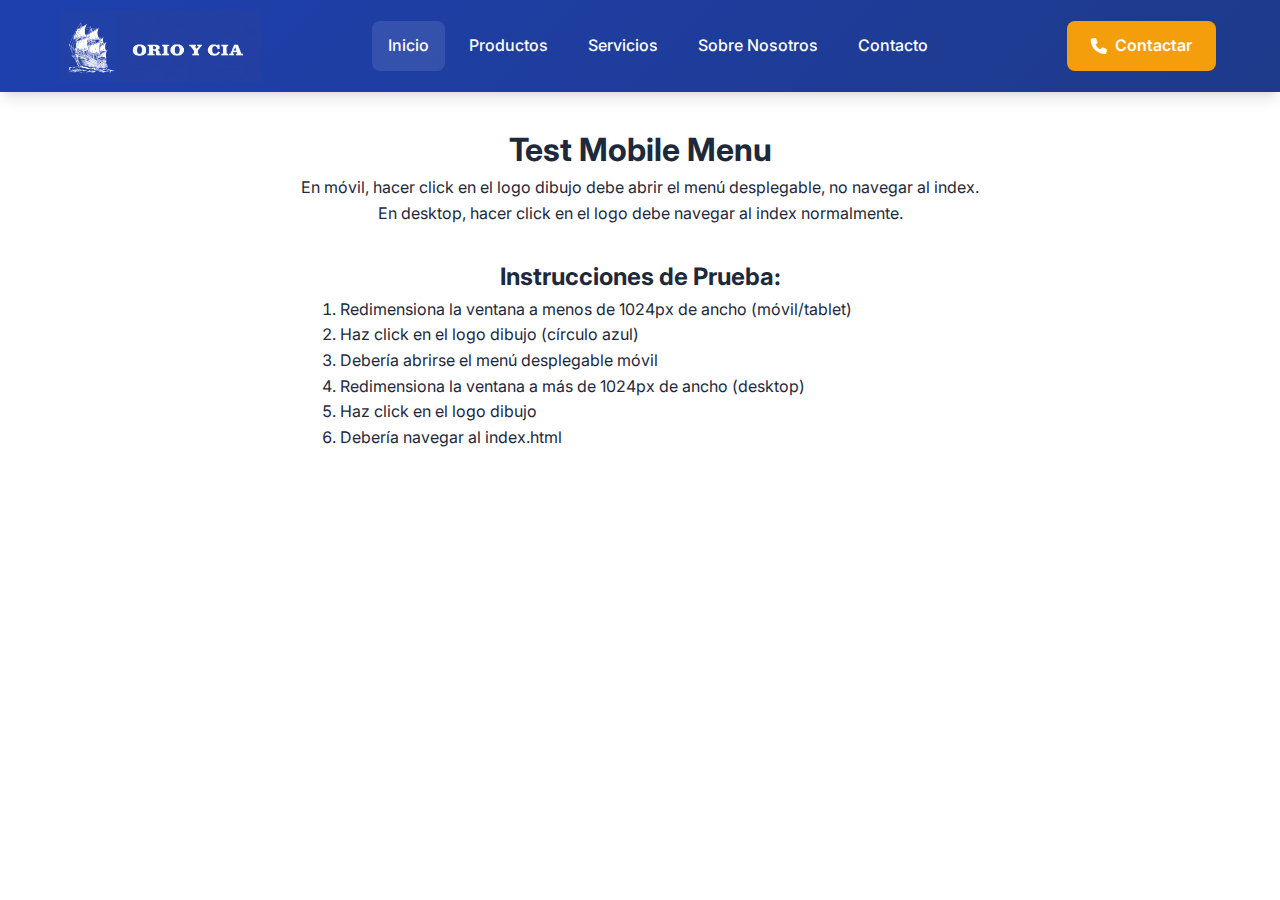
<file: test-mobile-menu.html>
<!DOCTYPE html>
<html lang="es">
<head>
    <meta charset="UTF-8">
    <meta name="viewport" content="width=device-width, initial-scale=1.0">
    <title>Test Mobile Menu</title>
    <link rel="stylesheet" href="styles.css">
    <link href="https://fonts.googleapis.com/css2?family=Inter:wght@300;400;500;600;700&display=swap" rel="stylesheet">
    <link href="https://fonts.googleapis.com/css2?family=Ultra:wght@400&display=swap" rel="stylesheet">
    <link rel="stylesheet" href="https://cdnjs.cloudflare.com/ajax/libs/font-awesome/6.0.0/css/all.min.css">
</head>
<body>
    <header class="main-header">
        <div class="header-container">
            <div class="logo">
                <a href="index.html" class="logo-link">
                    <img src="img/logo dibujo (1).png" alt="Logo ORIO Y CIA" class="logo-dibujo">
                    <img src="img/logo escritura.png" alt="ORIO Y CIA" class="logo-escritura">
                </a>
            </div>
            <nav class="main-nav">
                <ul class="nav-list">
                    <li><a href="index.html" class="nav-link active">Inicio</a></li>
                    <li><a href="productos.html" class="nav-link">Productos</a></li>
                    <li><a href="servicios.html" class="nav-link">Servicios</a></li>
                    <li><a href="quienes.html" class="nav-link">Sobre Nosotros</a></li>
                    <li><a href="contacto.html" class="nav-link">Contacto</a></li>
                </ul>
            </nav>
            <div class="header-cta">
                <a href="contacto.html" class="cta-button">
                    <i class="fas fa-phone"></i> Contactar
                </a>
            </div>
        </div>
        
        <!-- Mobile Dropdown Menu -->
        <div class="mobile-dropdown-menu" id="mobile-menu">
            <div class="mobile-menu-header">
                <div class="mobile-logo">
                    <img src="img/logo dibujo (1).png" alt="ORIO Y CIA" class="mobile-logo-img">
                    <span class="mobile-logo-text">ORIO Y CIA</span>
                </div>
                <button class="mobile-menu-close" id="mobile-menu-close">
                    <i class="fas fa-times"></i>
                </button>
            </div>
            
            <div class="nav-grid">
                <a href="index.html" class="nav-card home-card">
                    <div class="nav-card-icon">
                        <i class="fas fa-home"></i>
                    </div>
                    <div class="nav-card-content">
                        <h3>Inicio</h3>
                        <p>Página principal</p>
                    </div>
                </a>
                
                <a href="productos.html" class="nav-card products-card">
                    <div class="nav-card-icon">
                        <i class="fas fa-box"></i>
                    </div>
                    <div class="nav-card-content">
                        <h3>Productos</h3>
                        <p>Material náutico</p>
                    </div>
                </a>
                
                <a href="servicios.html" class="nav-card services-card">
                    <div class="nav-card-icon">
                        <i class="fas fa-tools"></i>
                    </div>
                    <div class="nav-card-content">
                        <h3>Servicios</h3>
                        <p>Mantenimiento</p>
                    </div>
                </a>
                
                <a href="quienes.html" class="nav-card about-card">
                    <div class="nav-card-icon">
                        <i class="fas fa-users"></i>
                    </div>
                    <div class="nav-card-content">
                        <h3>Nosotros</h3>
                        <p>Conócenos</p>
                    </div>
                </a>
                
                <a href="contacto.html" class="nav-card contact-card">
                    <div class="nav-card-icon">
                        <i class="fas fa-phone"></i>
                    </div>
                    <div class="nav-card-content">
                        <h3>Contacto</h3>
                        <p>Hablemos</p>
                    </div>
                </a>
                
                <a href="tel:+1234567890" class="nav-card phone-card">
                    <div class="nav-card-icon">
                        <i class="fas fa-phone-alt"></i>
                    </div>
                    <div class="nav-card-content">
                        <h3>Llamar</h3>
                        <p>+1 (555) 123-4567</p>
                    </div>
                </a>
            </div>
        </div>
        
        <!-- Menu Overlay -->
        <div class="menu-overlay" id="menu-overlay"></div>
    </header>

    <main style="padding: 2rem; text-align: center;">
        <h1>Test Mobile Menu</h1>
        <p>En móvil, hacer click en el logo dibujo debe abrir el menú desplegable, no navegar al index.</p>
        <p>En desktop, hacer click en el logo debe navegar al index normalmente.</p>
        
        <div style="margin-top: 2rem;">
            <h2>Instrucciones de Prueba:</h2>
            <ol style="text-align: left; max-width: 600px; margin: 0 auto;">
                <li>Redimensiona la ventana a menos de 1024px de ancho (móvil/tablet)</li>
                <li>Haz click en el logo dibujo (círculo azul)</li>
                <li>Debería abrirse el menú desplegable móvil</li>
                <li>Redimensiona la ventana a más de 1024px de ancho (desktop)</li>
                <li>Haz click en el logo dibujo</li>
                <li>Debería navegar al index.html</li>
            </ol>
        </div>
    </main>

    <script src="mobile-menu.js"></script>
</body>
</html>
</file>
<file: styles.css>
/* ===== RESET & BASE STYLES ===== */
* {
    margin: 0;
    padding: 0;
    box-sizing: border-box;
}

:root {
    /* Colors */
    --primary-color: #1e40af;
    --primary-dark: #1e3a8a;
    --secondary-color: #0ea5e9;
    --accent-color: #f59e0b;
    --success-color: #10b981;
    --warning-color: #f59e0b;
    --danger-color: #ef4444;
    
    /* Neutral Colors */
    --white: #ffffff;
    --gray-50: #f8fafc;
    --gray-100: #f1f5f9;
    --gray-200: #e2e8f0;
    --gray-300: #cbd5e1;
    --gray-400: #94a3b8;
    --gray-500: #64748b;
    --gray-600: #475569;
    --gray-700: #334155;
    --gray-800: #1e293b;
    --gray-900: #0f172a;
    
    /* Typography - Sistema Unificado */
    --font-family: 'Inter', -apple-system, BlinkMacSystemFont, 'Segoe UI', Roboto, sans-serif;
    
    /* Jerarquía Tipográfica Consistente */
    --font-size-hero: 2.25rem;        /* 36px - Hero Título */
    --font-size-section: 1.875rem;    /* 30px - Sección Título */
    --font-size-card: 1.25rem;        /* 20px - Card Título */
    --font-size-body: 1rem;           /* 16px - Texto cuerpo (mínimo legible) */
    --font-size-small: 0.875rem;      /* 14px - Texto pequeño */
    --font-size-caption: 0.75rem;     /* 12px - Captions */
    
    /* Legacy sizes para compatibilidad gradual */
    --font-size-xs: 0.75rem;
    --font-size-sm: 0.875rem;
    --font-size-base: 1rem;
    --font-size-lg: 1.125rem;
    --font-size-xl: 1.25rem;
    --font-size-2xl: 1.5rem;
    --font-size-3xl: 1.875rem;
    --font-size-4xl: 2.25rem;
    --font-size-5xl: 3rem;
    
    /* Spacing - Sistema Unificado */
    --spacing-xs: 0.25rem;    /* 4px */
    --spacing-sm: 0.5rem;     /* 8px */
    --spacing-md: 1rem;       /* 16px */
    --spacing-lg: 1.5rem;     /* 24px */
    --spacing-xl: 2rem;       /* 32px */
    --spacing-2xl: 3rem;      /* 48px */
    --spacing-3xl: 4rem;      /* 64px */
    
    /* Espaciado Específico por Contexto */
    --section-padding: 4rem;      /* 64px desktop */
    --card-padding: 2rem;         /* 32px desktop */
    --container-padding: 1rem;    /* 16px lateral */
    --grid-gap: 2rem;             /* 32px consistente */
    --element-margin: 1.5rem;     /* 24px estándar */
    
    /* Legacy spacing para compatibilidad gradual */
    --spacing-1: 0.25rem;
    --spacing-2: 0.5rem;
    --spacing-3: 0.75rem;
    --spacing-4: 1rem;
    --spacing-5: 1.25rem;
    --spacing-6: 1.5rem;
    --spacing-8: 2rem;
    --spacing-10: 2.5rem;
    --spacing-12: 3rem;
    --spacing-16: 4rem;
    --spacing-20: 5rem;
    
    /* Border Radius */
    --radius-sm: 0.375rem;
    --radius-md: 0.5rem;
    --radius-lg: 0.75rem;
    --radius-xl: 1rem;
    --radius-2xl: 1.5rem;
    
    /* Shadows */
    --shadow-sm: 0 1px 2px 0 rgb(0 0 0 / 0.05);
    --shadow-md: 0 4px 6px -1px rgb(0 0 0 / 0.1), 0 2px 4px -2px rgb(0 0 0 / 0.1);
    --shadow-lg: 0 10px 15px -3px rgb(0 0 0 / 0.1), 0 4px 6px -4px rgb(0 0 0 / 0.1);
    --shadow-xl: 0 20px 25px -5px rgb(0 0 0 / 0.1), 0 8px 10px -6px rgb(0 0 0 / 0.1);
}

body {
    font-family: var(--font-family);
    line-height: 1.6;
    color: var(--gray-800);
    background-color: var(--white);
    overflow-x: hidden;
}

/* ===== UTILITY CLASSES ===== */
.container {
    max-width: 1200px;
    margin: 0 auto;
    padding: 0 var(--container-padding);
}

/* ===== SISTEMA DE DESIGN UNIFICADO ===== */

/* Jerarquía Tipográfica Consistente */
.hero-title {
    font-size: var(--font-size-hero);
    font-weight: 800;
    line-height: 1.2;
    color: var(--gray-900);
    margin-bottom: var(--spacing-lg);
}

.section-title {
    font-size: var(--font-size-section);
    font-weight: 700;
    line-height: 1.3;
    color: var(--gray-900);
    margin-bottom: var(--spacing-lg);
    text-align: center;
}

.card-title {
    font-size: var(--font-size-card);
    font-weight: 600;
    line-height: 1.4;
    color: var(--gray-900);
    margin-bottom: var(--spacing-md);
}

.body-text {
    font-size: var(--font-size-body);
    line-height: 1.6;
    color: var(--gray-700);
    margin-bottom: var(--spacing-md);
}

.small-text {
    font-size: var(--font-size-small);
    line-height: 1.5;
    color: var(--gray-600);
}

.caption-text {
    font-size: var(--font-size-caption);
    line-height: 1.4;
    color: var(--gray-500);
}

/* Sistema de Espaciado Consistente */
.section-padding {
    padding: var(--section-padding) 0;
}

.card-padding {
    padding: var(--card-padding);
}

.grid-gap {
    gap: var(--grid-gap);
}

.element-margin {
    margin-bottom: var(--element-margin);
}

.section-header {
    text-align: center;
    margin-bottom: var(--spacing-12);
}

.section-header h2 {
    font-size: var(--font-size-section);
    font-weight: 700;
    color: var(--gray-900);
    margin-bottom: var(--spacing-lg);
    line-height: 1.3;
}

.section-header p {
    font-size: var(--font-size-body);
    color: var(--gray-600);
    max-width: 600px;
    margin: 0 auto;
    line-height: 1.6;
}

/* ===== BUTTONS ===== */
.btn {
    display: inline-flex;
    align-items: center;
    gap: var(--spacing-2);
    padding: var(--spacing-3) var(--spacing-6);
    font-size: var(--font-size-base);
    font-weight: 500;
    text-decoration: none;
    border-radius: var(--radius-md);
    border: 2px solid transparent;
    cursor: pointer;
    transition: all 0.3s ease;
    text-align: center;
    white-space: nowrap;
}

.btn-primary {
    background-color: var(--primary-color);
    color: var(--white);
    border-color: var(--primary-color);
}

.btn-primary:hover {
    background-color: var(--primary-dark);
    border-color: var(--primary-dark);
    transform: translateY(-2px);
    box-shadow: var(--shadow-lg);
}

.btn-secondary {
    background-color: transparent;
    color: var(--primary-color);
    border-color: var(--primary-color);
}

.btn-secondary:hover {
    background-color: var(--primary-color);
    color: var(--white);
    transform: translateY(-2px);
    box-shadow: var(--shadow-lg);
}

.btn-large {
    padding: var(--spacing-4) var(--spacing-8);
    font-size: var(--font-size-lg);
}

.btn-outline {
    background-color: transparent;
    color: var(--primary-color);
    border-color: var(--primary-color);
}

.btn-outline:hover {
    background-color: var(--primary-color);
    color: var(--white);
    border-color: var(--primary-color);
}

/* ===== HEADER ===== */
.main-header {
    background: linear-gradient(135deg, var(--primary-color) 0%, var(--primary-dark) 100%);
    box-shadow: var(--shadow-lg);
    position: sticky;
    top: 0;
    z-index: 1000;
}

/* Botón de llamada específico para contacto.html */
body.contact-bg .cta-button {
    background-color: #10b981 !important; /* Verde esmeralda para llamada */
    color: var(--white) !important;
    border-color: #10b981 !important;
    font-weight: 600;
}

body.contact-bg .cta-button:hover {
    background-color: #059669 !important; /* Verde más oscuro al hover */
    color: var(--white) !important;
    border-color: #059669 !important;
    transform: translateY(-2px);
    box-shadow: 0 4px 12px rgba(16, 185, 129, 0.3);
}

.header-container {
    display: flex;
    align-items: center;
    justify-content: space-between;
    padding: var(--spacing-4) var(--spacing-6);
    max-width: 1200px;
    margin: 0 auto;
}

.logo {
    display: flex;
    align-items: center;
    gap: var(--spacing-3);
}

.logo-link {
    display: flex;
    align-items: center;
    gap: var(--spacing-3);
    text-decoration: none;
    transition: transform 0.2s ease;
}

.logo-link:hover {
    transform: scale(1.05);
}

/* En móvil, el logo-link no debe tener hover effect */
@media (max-width: 1024px) {
    .logo-link:hover {
        transform: none;
    }
}

.logo-dibujo {
    height: 60px;
    width: auto;
    object-fit: contain;
    flex-shrink: 0;
    transform: scale(1.2);
    cursor: pointer;
    transition: opacity 0.3s ease;
}

.logo-dibujo:hover {
    opacity: 0.8;
}

.logo-escritura {
    height: 60px;
    width: auto;
    object-fit: contain;
    align-self: center;
    transform: scale(1.2);
}

.logo-escritura-link {
    display: flex;
    align-items: center;
    text-decoration: none;
    transition: transform 0.3s ease;
}

.logo-escritura-link:hover {
    transform: scale(1.05);
}

.logo-image {
    height: 60px;
    width: auto;
    max-width: 200px;
    object-fit: contain;
}

.logo h1 {
    color: var(--white);
    font-family: 'Ultra', serif;
    font-size: var(--font-size-2xl);
    font-weight: 400;
    margin-bottom: var(--spacing-1);
    text-transform: uppercase;
    letter-spacing: 1px;
}

.logo .tagline {
    color: var(--gray-200);
    font-family: 'Mate SC', serif;
    font-size: var(--font-size-sm);
    font-weight: 400;
    text-transform: uppercase;
    letter-spacing: 0.5px;
}

.main-nav .nav-list {
    display: flex;
    list-style: none;
    gap: var(--spacing-2);
    align-items: center;
}

.nav-link {
    color: var(--white);
    text-decoration: none;
    padding: var(--spacing-3) var(--spacing-4);
    border-radius: var(--radius-md);
    font-weight: 500;
    transition: all 0.3s ease;
    display: flex;
    align-items: center;
    gap: var(--spacing-1);
}

.nav-link:hover,
.nav-link.active {
    background-color: rgba(255, 255, 255, 0.1);
    color: var(--white);
}

.dropdown {
    position: relative;
}

.dropdown-menu {
    position: absolute;
    top: 100%;
    left: 0;
    background-color: var(--white);
    border-radius: var(--radius-lg);
    box-shadow: var(--shadow-xl);
    min-width: 200px;
    opacity: 0;
    visibility: hidden;
    transform: translateY(-10px);
    transition: all 0.3s ease;
    z-index: 1000;
}

.dropdown:hover .dropdown-menu {
    opacity: 1;
    visibility: visible;
    transform: translateY(0);
}

.dropdown-menu li {
    list-style: none;
}

.dropdown-menu a {
    display: block;
    padding: var(--spacing-3) var(--spacing-4);
    color: var(--gray-700);
    text-decoration: none;
    transition: all 0.3s ease;
    border-radius: var(--radius-md);
    margin: var(--spacing-1);
}

.dropdown-menu a:hover {
    background-color: var(--gray-100);
    color: var(--primary-color);
}

.header-cta .cta-button {
    background-color: var(--accent-color);
    color: var(--white);
    padding: var(--spacing-3) var(--spacing-6);
    border-radius: var(--radius-md);
    text-decoration: none;
    font-weight: 600;
    transition: all 0.3s ease;
    display: flex;
    align-items: center;
    gap: var(--spacing-2);
}

.header-cta .cta-button:hover {
    background-color: #d97706;
    transform: translateY(-2px);
    box-shadow: var(--shadow-lg);
}

/* ===== HERO SECTION ===== */
.hero {
    background: var(--gray-50);
    padding: var(--section-padding) 0;
    display: flex;
    align-items: center;
}

.hero-container {
    display: grid;
    grid-template-columns: 1fr 1fr;
    gap: var(--spacing-8);
    align-items: start;
    max-width: 1200px;
    margin: 0 auto;
    padding: 0 var(--spacing-6);
}

.hero-content {
    max-width: 600px;
}

.hero-badge {
    display: inline-flex;
    align-items: center;
    gap: var(--spacing-2);
    background: linear-gradient(135deg, #f97316, #ea580c);
    color: var(--white);
    padding: var(--spacing-2) var(--spacing-4);
    border-radius: var(--radius-2xl);
    font-size: var(--font-size-sm);
    font-weight: 600;
    margin-bottom: var(--spacing-4);
    box-shadow: 0 4px 12px rgba(249, 115, 22, 0.3);
}

.hero-title {
    font-size: var(--font-size-hero);
    font-weight: 800;
    line-height: 1.2;
    color: var(--gray-900);
    margin-bottom: var(--spacing-lg);
}

.hero-title .highlight {
    color: var(--primary-color);
    position: relative;
}

.hero-title .highlight::after {
    content: '';
    position: absolute;
    bottom: 0;
    left: 0;
    right: 0;
    height: 4px;
    background: linear-gradient(90deg, var(--primary-color), var(--secondary-color));
    border-radius: 2px;
}

/* Reglas generales del hero movidas a la sección específica de index */

.hero-description {
    font-size: var(--font-size-xl);
    color: var(--gray-600);
    margin-bottom: var(--spacing-6);
    line-height: 1.7;
}

.hero-subtitle {
    margin-top: var(--spacing-6);
    margin-bottom: var(--spacing-8);
}

.hero-subtitle h2 {
    font-size: var(--font-size-2xl);
    font-weight: 600;
    color: var(--gray-700);
    text-align: center;
    line-height: 1.4;
}

/* Puerto Banner */
.puerto-banner {
    position: relative;
    width: 100%;
    max-width: 800px;
    height: 300px;
    margin: 0 auto var(--spacing-12);
    border-radius: var(--radius-xl);
    overflow: hidden;
    box-shadow: var(--shadow-lg);
}

.puerto-banner img {
    width: 100%;
    height: 100%;
    object-fit: cover;
}

.banner-overlay {
    position: absolute;
    top: 0;
    left: 0;
    right: 0;
    bottom: 0;
    background: linear-gradient(135deg, rgba(0, 0, 0, 0.6), rgba(0, 0, 0, 0.3));
    display: flex;
    flex-direction: column;
    justify-content: center;
    align-items: center;
    text-align: center;
    color: var(--white);
    padding: var(--spacing-8);
    padding-top: var(--spacing-16);
}

.banner-overlay h2 {
    font-size: var(--font-size-4xl);
    font-weight: 700;
    margin-bottom: var(--spacing-6);
    text-shadow: 0 2px 4px rgba(0, 0, 0, 0.5);
    line-height: 1.2;
}

.banner-overlay h3 {
    font-size: var(--font-size-3xl);
    font-weight: 700;
    margin-bottom: var(--spacing-4);
    text-shadow: 0 2px 4px rgba(0, 0, 0, 0.5);
}

.banner-overlay p {
    font-size: var(--font-size-xl);
    font-weight: 500;
    opacity: 0.9;
    text-shadow: 0 2px 4px rgba(0, 0, 0, 0.5);
}

/* Responsive para Puerto Banner */
@media (max-width: 768px) {
    .puerto-banner {
        height: 250px;
        margin-bottom: var(--spacing-8);
    }
    
    .banner-overlay h2 {
        font-size: var(--font-size-2xl);
        margin-bottom: var(--spacing-4);
    }
    
    .banner-overlay h3 {
        font-size: var(--font-size-xl);
    }
    
    .banner-overlay p {
        font-size: var(--font-size-lg);
    }
}

/* Hero description específico para index */
.index .hero-title {
    font-size: var(--font-size-4xl);
    margin-top: var(--spacing-0); /* Añadir margen superior para compensar la eliminación del hero-badge */
    margin-bottom: var(--spacing-lg);
}

.index .hero-description {
    margin-bottom: var(--spacing-3);
}

/* Resaltar "Material Salvamento" en el hero de index - Solo PC */
@media (min-width: 769px) {
    .index .hero-title .highlight-material-salvamento {
        color: #f59e0b !important;
        font-weight: 700;
    }
}

/* Resaltar "Material Salvamento" en el header - Solo color naranja */
.highlight-orange {
    color: #f59e0b !important;
}

.hero-stats {
    display: flex;
    gap: var(--spacing-6);
    margin-bottom: var(--spacing-6);
}

.stat {
    text-align: center;
}

.stat-number {
    display: block;
    font-size: var(--font-size-3xl);
    font-weight: 800;
    color: var(--primary-color);
    line-height: 1; 
}

.stat-label {
    font-size: var(--font-size-sm);
    color: var(--gray-600);
    font-weight: 500;
}

.hero-actions {
    display: flex;
    gap: var(--spacing-4);
    flex-wrap: nowrap;
    margin-top: var(--spacing-6);
    align-items: center;
}

.hero-image {
    position: relative;
    text-align: center;
    margin-top: calc(var(--spacing-8) + 0%);
}

.hero-img {
    width: 100%;
    height: 380px;
    object-fit: cover;
    border-radius: var(--radius-2xl);
    box-shadow: var(--shadow-xl);
}

.hero-overlay {
    position: absolute;
    top: var(--spacing-6);
    right: var(--spacing-6);
}

.certification-badge {
    background-color: transparent;
    padding: var(--spacing-3) var(--spacing-4);
    border-radius: var(--radius-lg);
    box-shadow: var(--shadow-lg);
    display: flex;
    align-items: center;
    gap: var(--spacing-2);
    font-weight: 600;
    color: var(--white);
}

.certification-badge i {
    color: var(--accent-color);
    font-size: var(--font-size-lg);
}

/* ===== FEATURES SECTION ===== */
.features {
    padding: var(--section-padding) 0;
    background-color: var(--white);
}

.features h2 {
    text-align: center;
    font-size: var(--font-size-section);
    font-weight: 700;
    color: var(--gray-900);
    margin-bottom: var(--spacing-lg);
    line-height: 1.3;
}

.features p {
    text-align: center;
    font-size: var(--font-size-body);
    color: var(--gray-600);
    margin-bottom: var(--spacing-2xl);
    max-width: 600px;
    margin-left: auto;
    margin-right: auto;
    line-height: 1.6;
}

.features-grid {
    display: grid;
    grid-template-columns: repeat(auto-fit, minmax(250px, 1fr));
    gap: var(--grid-gap);
}

.feature-card {
    text-align: left;
    padding: var(--card-padding);
    border-radius: var(--radius-xl);
    background-color: var(--gray-50);
    transition: all 0.3s ease;
    border: 2px solid transparent;
}

.feature-card:hover {
    transform: translateY(-5px);
    box-shadow: var(--shadow-xl);
    border-color: var(--primary-color);
}

.feature-icon {
    width: 80px;
    height: 80px;
    background: linear-gradient(135deg, #fbbf24, #f59e0b);
    border-radius: 50%;
    display: flex;
    align-items: center;
    justify-content: center;
    margin: 0 auto var(--spacing-6) auto;
    box-shadow: 0 4px 15px rgba(251, 191, 36, 0.3);
}

.feature-icon i {
    font-size: var(--font-size-2xl);
    color: var(--white);
}

.feature-card:hover .feature-icon {
    background: linear-gradient(135deg, #f59e0b, #d97706);
    transform: scale(1.1);
    transition: all 0.3s ease;
}

.feature-card h3 {
    font-size: var(--font-size-card);
    font-weight: 600;
    color: var(--gray-900);
    margin-bottom: var(--spacing-md);
    text-align: left;
    line-height: 1.4;
}

.feature-title-centered {
    text-align: center !important;
}

.text-highlight-bold {
    color: #0f172a;
    font-weight: 700;
}

.feature-card p {
    color: var(--gray-600);
    line-height: 1.6;
    text-align: left;
}

/* ===== PRODUCTS PREVIEW SECTION ===== */
.products-preview {
    padding: var(--spacing-10) 0;
    background: linear-gradient(135deg, var(--white) 0%, var(--gray-50) 100%);
}

.products-preview h2 {
    text-align: center;
    font-size: var(--font-size-4xl);
    font-weight: 700;
    color: var(--gray-900);
    margin-bottom: var(--spacing-4);
}

.products-preview p {
    text-align: center;
    font-size: var(--font-size-lg);
    color: var(--gray-600);
    margin-bottom: var(--spacing-12);
    max-width: 600px;
    margin-left: auto;
    margin-right: auto;
}

.products-preview-grid {
    display: grid;
    grid-template-columns: repeat(3, 1fr);
    gap: var(--spacing-6);
    margin-bottom: var(--spacing-8);
}

.product-preview-card {
    background-color: var(--white);
    border-radius: var(--radius-xl);
    overflow: hidden;
    box-shadow: var(--shadow-lg);
    transition: all 0.3s ease;
    border: 2px solid transparent;
    text-decoration: none;
    color: inherit;
    display: block;
}

.product-preview-card:hover {
    transform: translateY(-5px);
    box-shadow: var(--shadow-xl);
    border-color: var(--primary-color);
    text-decoration: none;
    color: inherit;
}

.product-preview-image {
    position: relative;
    height: 200px;
    overflow: hidden;
}

.product-preview-image img {
    width: 100%;
    height: 100%;
    object-fit: cover;
    transition: transform 0.3s ease;
}

.product-preview-card:hover .product-preview-image img {
    transform: scale(1.05);
}

.product-preview-badge {
    position: absolute;
    top: var(--spacing-3);
    right: var(--spacing-3);
    background-color: var(--accent-color);
    color: var(--white);
    padding: var(--spacing-1) var(--spacing-3);
    border-radius: var(--radius-2xl);
    font-size: var(--font-size-xs);
    font-weight: 600;
}

.product-preview-content {
    padding: var(--spacing-6);
    text-align: center;
}

.product-preview-content h3 {
    font-size: var(--font-size-lg);
    font-weight: 700;
    color: var(--gray-900);
    margin-bottom: var(--spacing-3);
}

.product-preview-content p {
    color: var(--gray-600);
    line-height: 1.6;
    font-size: var(--font-size-sm);
}


/* ===== SERVICES SECTION ===== */
.services {
    padding: var(--spacing-8) 0;
    background: linear-gradient(135deg, var(--gray-50) 0%, var(--white) 100%);
}

.services h2 {
    text-align: center;
    font-size: var(--font-size-4xl);
    font-weight: 700;
    color: var(--gray-900);
    margin-bottom: var(--spacing-4);
}

.services p {
    text-align: center;
    font-size: var(--font-size-lg);
    color: var(--gray-600);
    margin-bottom: var(--spacing-12);
    max-width: 600px;
    margin-left: auto;
    margin-right: auto;
}

.services-grid {
    display: grid;
    grid-template-columns: repeat(3, 1fr);
    gap: var(--spacing-8);
    max-width: 800px;
    margin: 0 auto;
}

.service-card {
    background-color: var(--white);
    border-radius: var(--radius-xl);
    overflow: hidden;
    box-shadow: var(--shadow-lg);
    transition: all 0.3s ease;
}

.service-card:hover {
    transform: translateY(-10px);
    box-shadow: var(--shadow-xl);
}

.service-image {
    position: relative;
    height: 250px;
    overflow: hidden;
    display: flex;
    align-items: center;
    border-radius: var(--radius-lg);
    box-shadow: var(--shadow-sm);
    margin-top: 20%;
}

.service-image img {
    width: 100%;
    height: 100%;
    object-fit: cover;
    transition: transform 0.3s ease;
}

.service-card:hover .service-image img {
    transform: scale(1.1);
}

.service-overlay {
    position: absolute;
    top: 0;
    left: 0;
    right: 0;
    bottom: 0;
    background: linear-gradient(135deg, rgba(30, 64, 175, 0.8), rgba(14, 165, 233, 0.8));
    display: flex;
    align-items: center;
    justify-content: center;
    opacity: 0;
    transition: opacity 0.3s ease;
}

.service-card:hover .service-overlay {
    opacity: 1;
}

.service-overlay i {
    font-size: var(--font-size-4xl);
    color: var(--white);
}

.service-content {
    padding: var(--spacing-6);
    text-align: center;
    display: flex;
    flex-direction: column;
    align-items: center;
    min-height: 200px;
}

.service-content h3 {
    font-size: var(--font-size-lg);
    font-weight: 700;
    color: var(--gray-900);
    margin-bottom: var(--spacing-6);
    text-align: center;
    line-height: 1.2;
    height: auto;
    border-bottom: 2px solid var(--gray-200);
    padding-bottom: var(--spacing-3);
    width: 100%;
}

.service-content p {
    color: var(--gray-600);
    margin-bottom: var(--spacing-4);
    line-height: 1.6;
}

.service-features-grid {
    display: grid;
    grid-template-columns: 1fr 1fr;
    gap: var(--spacing-3);
    margin-top: var(--spacing-4);
    margin-bottom: var(--spacing-4);
    width: 100%;
    flex-grow: 1;
}

.service-feature-item {
    display: flex;
    align-items: center;
    gap: var(--spacing-2);
    color: var(--gray-700);
    font-size: var(--font-size-xs);
    text-align: left;
    line-height: 1.3;
}

.service-feature-item i {
    color: var(--success-color);
    font-size: var(--font-size-sm);
    flex-shrink: 0;
}

.service-feature-item span {
    line-height: 1.4;
}

.service-button-container {
    margin-top: var(--spacing-4);
}

.service-btn {
    display: inline-flex;
    align-items: center;
    gap: var(--spacing-2);
    background-color: var(--primary-color);
    color: var(--white);
    text-decoration: none;
    font-weight: 600;
    padding: var(--spacing-3) var(--spacing-6);
    border-radius: var(--radius-md);
    transition: all 0.3s ease;
    font-size: var(--font-size-sm);
}

.service-btn:hover {
    background-color: var(--primary-dark);
    transform: translateY(-2px);
    box-shadow: var(--shadow-md);
}

/* ===== BRANDS SECTION ===== */
.brands {
    padding: var(--spacing-8) 0;
    background-color: var(--gray-50);
    overflow: hidden;
}

.brands h2 {
    text-align: center;
    font-size: var(--font-size-3xl);
    font-weight: 700;
    color: var(--gray-900);
    margin-bottom: var(--spacing-4);
}

.brands p {
    text-align: center;
    font-size: var(--font-size-lg);
    color: var(--gray-600);
    margin-bottom: var(--spacing-12);
    max-width: 600px;
    margin-left: auto;
    margin-right: auto;
}


.brands-carousel {
    position: relative;
    width: 100%;
    overflow: hidden;
    mask: linear-gradient(to right, transparent 0%, black 10%, black 90%, transparent 100%);
    -webkit-mask: linear-gradient(to right, transparent 0%, black 10%, black 90%, transparent 100%);
}

.brands-track {
    display: flex;
    animation: scroll 30s linear infinite;
    gap: var(--spacing-8);
    width: max-content;
}

.brand-item {
    flex-shrink: 0;
    display: flex;
    align-items: center;
    justify-content: center;
    width: 200px;
    height: 120px;
    background-color: var(--white);
    border-radius: var(--radius-lg);
    box-shadow: var(--shadow-sm);
    transition: all 0.3s ease;
    padding: var(--spacing-4);
}

.brand-item:hover {
    transform: translateY(-5px);
    box-shadow: var(--shadow-md);
}

.brand-logo {
    max-width: 100%;
    max-height: 100%;
    object-fit: contain;
    filter: grayscale(100%) opacity(0.7);
    transition: all 0.3s ease;
}

.brand-item:hover .brand-logo {
    filter: grayscale(0%) opacity(1);
}

@keyframes scroll {
    0% {
        transform: translateX(0);
    }
    100% {
        transform: translateX(-50%);
    }
}

/* Pausar animación en hover */
.brands-carousel:hover .brands-track {
    animation-play-state: paused;
}

/* ===== TESTIMONIALS SECTION ===== */
/* Location Section */
.location-section {
    padding: var(--spacing-12) 0;
    background-color: var(--gray-50);
}

.location-content {
    display: grid;
    grid-template-columns: 2fr 1fr;
    gap: var(--spacing-8);
    align-items: start;
}

.map-container {
    border-radius: var(--radius-xl);
    overflow: hidden;
    box-shadow: var(--shadow-lg);
}

.map-container iframe {
    width: 100%;
    height: 400px;
    border: none;
}

.location-info {
    background-color: var(--white);
    padding: var(--spacing-8);
    border-radius: var(--radius-xl);
    box-shadow: var(--shadow-lg);
}

.location-details {
    display: flex;
    flex-direction: column;
    gap: var(--spacing-6);
}

.location-item {
    display: flex;
    align-items: flex-start;
    gap: var(--spacing-4);
}

.location-icon {
    width: 50px;
    height: 50px;
    background: linear-gradient(135deg, var(--primary-color), var(--secondary-color));
    border-radius: 50%;
    display: flex;
    align-items: center;
    justify-content: center;
    flex-shrink: 0;
}

.location-icon i {
    color: var(--white);
    font-size: var(--font-size-lg);
}

.location-text h3 {
    font-size: var(--font-size-lg);
    font-weight: 700;
    color: var(--gray-900);
    margin-bottom: var(--spacing-2);
}

.location-text p {
    color: var(--gray-600);
    line-height: 1.6;
    margin: 0;
}

.testimonial-card {
    background-color: var(--gray-50);
    padding: var(--spacing-8);
    border-radius: var(--radius-xl);
    border-left: 4px solid var(--primary-color);
    transition: all 0.3s ease;
}

.testimonial-card:hover {
    transform: translateY(-5px);
    box-shadow: var(--shadow-lg);
}

.stars {
    display: flex;
    gap: var(--spacing-1);
    margin-bottom: var(--spacing-4);
}

.stars i {
    color: var(--accent-color);
    font-size: var(--font-size-sm);
}

.testimonial-content p {
    font-style: italic;
    color: var(--gray-700);
    margin-bottom: var(--spacing-6);
    line-height: 1.6;
}

.testimonial-author {
    display: flex;
    align-items: center;
    gap: var(--spacing-4);
}

.author-info h4 {
    font-weight: 600;
    color: var(--gray-900);
    margin-bottom: var(--spacing-1);
}

.author-info span {
    color: var(--gray-600);
    font-size: var(--font-size-sm);
}

/* ===== CTA SECTION ===== */
.cta-section {
    padding: var(--spacing-12) 0;
    background: linear-gradient(135deg, var(--primary-color) 0%, var(--primary-dark) 100%);
    color: var(--white);
}

.cta-content {
    text-align: center;
    max-width: 800px;
    margin: 0 auto;
}

.cta-content h2 {
    font-size: var(--font-size-3xl);
    font-weight: 800;
    margin-bottom: var(--spacing-4);
}

.cta-content p {
    font-size: var(--font-size-lg);
    margin-bottom: var(--spacing-8);
    opacity: 0.9;
}

.cta-actions {
    display: flex;
    gap: var(--spacing-4);
    justify-content: center;
    flex-wrap: wrap;
}

.cta-section .btn-primary {
    background-color: var(--white);
    color: var(--primary-color);
    border-color: var(--white);
}

.cta-section .btn-primary:hover {
    background-color: var(--gray-100);
    border-color: var(--gray-100);
}

.cta-section .btn-secondary {
    background-color: transparent;
    color: var(--white);
    border-color: var(--white);
}

.cta-section .btn-secondary:hover {
    background-color: var(--white);
    color: var(--primary-color);
}

/* ===== FOOTER ===== */
/* Map Section */
.map-section {
    padding: var(--spacing-16) 0;
    background-color: var(--gray-50);
}

.map-container {
    border-radius: var(--radius-xl);
    overflow: hidden;
    box-shadow: var(--shadow-lg);
    margin-bottom: var(--spacing-8);
}

.map-container iframe {
    width: 100%;
    height: 450px;
    border: none;
}

.map-info {
    display: grid;
    grid-template-columns: repeat(auto-fit, minmax(250px, 1fr));
    gap: var(--spacing-8);
    margin-top: var(--spacing-8);
}

.map-details {
    background-color: var(--white);
    padding: var(--spacing-6);
    border-radius: var(--radius-lg);
    box-shadow: var(--shadow-md);
    text-align: center;
}

.map-details h3 {
    color: var(--primary-color);
    font-size: var(--font-size-lg);
    font-weight: 700;
    margin-bottom: var(--spacing-3);
    display: flex;
    align-items: center;
    justify-content: center;
    gap: var(--spacing-2);
}

.map-details h3 i {
    color: var(--accent-color);
}

.map-details p {
    color: var(--gray-700);
    line-height: 1.6;
    margin: 0;
}

.main-footer {
    background-color: var(--gray-900);
    color: var(--white);
    padding: var(--spacing-16) 0 var(--spacing-8);
}

.footer-content {
    display: grid;
    grid-template-columns: repeat(auto-fit, minmax(250px, 1fr));
    gap: var(--spacing-8);
    margin-bottom: var(--spacing-8);
}

.footer-logo h3 {
    font-family: 'Ultra', serif;
    font-size: var(--font-size-2xl);
    font-weight: 400;
    margin-bottom: var(--spacing-2);
    color: var(--white);
    text-transform: uppercase;
    letter-spacing: 1px;
}

.footer-logo p {
    color: var(--gray-400);
    margin-bottom: var(--spacing-6);
}

.social-links {
    display: flex;
    gap: var(--spacing-4);
}

.social-link {
    width: 40px;
    height: 40px;
    background-color: var(--gray-800);
    border-radius: 50%;
    display: flex;
    align-items: center;
    justify-content: center;
    color: var(--white);
    text-decoration: none;
    transition: all 0.3s ease;
}

.social-link:hover {
    background-color: var(--primary-color);
    transform: translateY(-2px);
}

.footer-section h4 {
    font-size: var(--font-size-lg);
    font-weight: 600;
    margin-bottom: var(--spacing-4);
    color: var(--white);
}

.footer-links {
    list-style: none;
}

.footer-links li {
    margin-bottom: var(--spacing-2);
}

.footer-links a {
    color: var(--gray-400);
    text-decoration: none;
    transition: color 0.3s ease;
}

.footer-links a:hover {
    color: var(--white);
}

.contact-info p {
    display: flex;
    align-items: center;
    gap: var(--spacing-2);
    margin-bottom: var(--spacing-2);
    color: var(--gray-400);
}

.contact-info i {
    color: var(--primary-color);
    width: 16px;
}

.footer-bottom {
    border-top: 1px solid var(--gray-800);
    padding-top: var(--spacing-8);
}

.footer-bottom-content {
    display: flex;
    justify-content: space-between;
    align-items: center;
    flex-wrap: wrap;
    gap: var(--spacing-4);
}

.footer-bottom-links {
    display: flex;
    gap: var(--spacing-6);
}

.footer-bottom-links a {
    color: var(--gray-400);
    text-decoration: none;
    font-size: var(--font-size-sm);
    transition: color 0.3s ease;
}

.footer-bottom-links a:hover {
    color: var(--white);
}

/* ===== MOBILE DROPDOWN MENU ===== */
.mobile-dropdown-menu {
    position: fixed;
    top: 0;
    left: 0;
    right: 0;
    height: 81vh; /* Solo ocupa 81% de la altura de la pantalla */
    background: rgba(30, 64, 175, 0.95);
    backdrop-filter: blur(20px);
    -webkit-backdrop-filter: blur(20px);
    z-index: 9999;
    transform: translateY(-100%);
    opacity: 0;
    visibility: hidden;
    transition: all 0.4s cubic-bezier(0.4, 0, 0.2, 1);
    overflow-y: auto;
    padding: var(--spacing-6);
    display: none; /* Oculto por defecto en desktop */
}

/* Mostrar solo en móvil y tablet */
@media (max-width: 1024px) {
    .mobile-dropdown-menu {
        display: block;
    }
}

.mobile-dropdown-menu.active {
    transform: translateY(0);
    opacity: 1;
    visibility: visible;
}

.mobile-menu-header {
    display: flex;
    justify-content: space-between;
    align-items: center;
    margin-bottom: var(--spacing-8);
    padding-bottom: var(--spacing-6);
    border-bottom: 1px solid rgba(255, 255, 255, 0.1);
}

.mobile-logo {
    display: flex;
    align-items: center;
    gap: var(--spacing-3);
    z-index: 10000; /* Asegurar que esté por encima de otros elementos */
}

.mobile-logo-img {
    width: 50px;
    height: 50px;
    object-fit: contain;
    display: block; /* Asegurar que se muestre como elemento de bloque */
    max-width: 100%; /* Evitar que se desborde */
    /* Removido el filtro para mostrar el logo en su color original */
}

.mobile-logo-text {
    color: var(--white);
    font-family: 'Ultra', serif;
    font-size: var(--font-size-xl);
    font-weight: 400;
    text-transform: uppercase;
    letter-spacing: 1px;
}

.mobile-menu-close {
    background: rgba(255, 255, 255, 0.1);
    border: 1px solid rgba(255, 255, 255, 0.2);
    border-radius: 50%;
    width: 44px;
    height: 44px;
    display: flex;
    align-items: center;
    justify-content: center;
    color: var(--white);
    font-size: var(--font-size-lg);
    cursor: pointer;
    transition: all 0.3s ease;
    min-width: 44px;
    min-height: 44px;
}

.mobile-menu-close:hover {
    background: rgba(255, 255, 255, 0.2);
    border-color: rgba(255, 255, 255, 0.4);
    transform: scale(1.1);
}

.mobile-menu-close:active {
    transform: scale(0.95);
}

.nav-grid {
    display: grid;
    grid-template-columns: repeat(2, 1fr);
    gap: var(--spacing-4);
    max-width: 600px;
    margin: 0 auto;
}

.nav-card {
    background: rgba(255, 255, 255, 0.1);
    backdrop-filter: blur(10px);
    -webkit-backdrop-filter: blur(10px);
    border: 1px solid rgba(255, 255, 255, 0.2);
    border-radius: var(--radius-xl);
    padding: var(--spacing-6);
    text-decoration: none;
    color: var(--white);
    transition: all 0.3s cubic-bezier(0.4, 0, 0.2, 1);
    display: flex;
    flex-direction: column;
    align-items: center;
    text-align: center;
    min-height: 120px;
    justify-content: center;
    position: relative;
    overflow: hidden;
}

.nav-card::before {
    content: '';
    position: absolute;
    top: 0;
    left: 0;
    right: 0;
    bottom: 0;
    background: linear-gradient(135deg, rgba(255, 255, 255, 0.1), rgba(255, 255, 255, 0.05));
    opacity: 0;
    transition: opacity 0.3s ease;
    border-radius: var(--radius-xl);
}

.nav-card:hover::before {
    opacity: 1;
}

.nav-card:hover {
    transform: translateY(-4px) scale(1.02);
    box-shadow: 0 20px 40px rgba(0, 0, 0, 0.3);
    border-color: rgba(255, 255, 255, 0.4);
}

.nav-card:active {
    transform: translateY(-2px) scale(1.01);
}

.nav-card-icon {
    width: 60px;
    height: 60px;
    border-radius: 50%;
    display: flex;
    align-items: center;
    justify-content: center;
    margin-bottom: var(--spacing-4);
    transition: all 0.3s ease;
    position: relative;
    z-index: 1;
}

.nav-card:hover .nav-card-icon {
    transform: scale(1.1);
}

.nav-card-content {
    position: relative;
    z-index: 1;
}

.nav-card-content h3 {
    font-size: var(--font-size-lg);
    font-weight: 600;
    margin-bottom: var(--spacing-1);
    color: var(--white);
}

.nav-card-content p {
    font-size: var(--font-size-sm);
    opacity: 0.8;
    margin: 0;
    color: var(--white);
}

/* Colores específicos para cada tarjeta */
.home-card .nav-card-icon {
    background: linear-gradient(135deg, #3b82f6, #2563eb);
    box-shadow: 0 4px 15px rgba(59, 130, 246, 0.3);
}

.products-card .nav-card-icon {
    background: linear-gradient(135deg, #04779b, #036a8a);
    box-shadow: 0 4px 15px rgba(4, 119, 155, 0.3);
}

.services-card .nav-card-icon {
    background: linear-gradient(135deg, #f59e0b, #d97706);
    box-shadow: 0 4px 15px rgba(245, 158, 11, 0.3);
}

.about-card .nav-card-icon {
    background: linear-gradient(135deg, #734f39, #5d4738);
    box-shadow: 0 4px 15px rgba(115, 79, 57, 0.3);
}

.contact-card .nav-card-icon {
    background: linear-gradient(135deg, #a7cbd3, #8bb5c1);
    box-shadow: 0 4px 15px rgba(167, 203, 211, 0.3);
}

.phone-card .nav-card-icon {
    background: linear-gradient(135deg, #10b981, #059669);
    box-shadow: 0 4px 15px rgba(16, 185, 129, 0.3);
}

.nav-card-icon i {
    font-size: var(--font-size-xl);
    color: var(--white);
}

/* Menu Overlay */
.menu-overlay {
    position: fixed;
    top: 75vh; /* Comienza donde termina el menú (75% de la pantalla) */
    left: 0;
    right: 0;
    bottom: 0;
    background: rgba(0, 0, 0, 0.3);
    backdrop-filter: blur(5px);
    -webkit-backdrop-filter: blur(5px);
    z-index: 9998; /* Menor que el menú para que esté detrás */
    opacity: 0;
    visibility: hidden;
    transition: all 0.3s ease;
    cursor: pointer; /* Indicar que es clickeable */
}

.menu-overlay.active {
    opacity: 1;
    visibility: visible;
}

/* Responsive para tablet */
@media (max-width: 1024px) and (min-width: 769px) {
    .nav-grid {
        grid-template-columns: repeat(3, 1fr);
        max-width: 800px;
    }
    
    .nav-card {
        min-height: 140px;
        padding: var(--spacing-8);
    }
    
    .nav-card-icon {
        width: 70px;
        height: 70px;
    }
    
    .nav-card-icon i {
        font-size: var(--font-size-2xl);
    }
    
    .nav-card-content h3 {
        font-size: var(--font-size-xl);
    }
    
    .nav-card-content p {
        font-size: var(--font-size-base);
    }
}

/* Responsive para móvil - Optimizaciones Críticas */
@media (max-width: 768px) {
    /* Sistema Tipográfico Móvil */
    .hero-title {
        font-size: 2rem; /* 32px - más impacto visual */
        line-height: 1.2;
        margin-bottom: var(--spacing-lg);
    }
    
    .section-title {
        font-size: 1.75rem; /* 28px - mejor jerarquía */
        line-height: 1.3;
        margin-bottom: var(--spacing-lg);
    }
    
    /* Para landing pages específicas */
    .category-hero .hero-title {
        font-size: 2.25rem; /* 36px - aún más prominente */
        line-height: 1.2;
    }
    
    .card-title {
        font-size: 1.125rem; /* 18px */
        line-height: 1.4;
    }
    
    .body-text {
        font-size: 1rem; /* 16px - mínimo legible */
        line-height: 1.6;
    }
    
    .small-text {
        font-size: 0.875rem; /* 14px - solo para elementos secundarios */
        line-height: 1.5;
    }
    
    /* Sistema de Espaciado Móvil */
    .section-padding {
        padding: 3rem 0; /* 48px - respiración mínima */
    }
    
    .card-padding {
        padding: 1.5rem; /* 24px - padding mínimo */
    }
    
    .container {
        padding: 0 1rem; /* 16px - padding lateral mínimo */
    }
    
    .grid-gap {
        gap: 1.5rem; /* 24px - gap móvil */
    }
    
    /* Hero Features - Diseño Consistente Móvil */
    .hero-features {
        display: flex;
        flex-direction: row;
        justify-content: center;
        align-items: center;
        gap: var(--spacing-2);
        flex-wrap: nowrap;
        margin: var(--spacing-4) 0;
        padding: 0 var(--spacing-2);
    }
    
    .hero-features .feature-item {
        display: flex;
        flex-direction: column;
        align-items: center;
        gap: var(--spacing-1);
        background-color: rgba(255, 255, 255, 0.1);
        padding: var(--spacing-2) var(--spacing-2);
        border-radius: var(--radius-md);
        font-weight: 500;
        font-size: var(--font-size-sm);
        text-align: center;
        flex: 1;
        min-height: 60px;
        justify-content: center;
    }
    
    .hero-features .feature-item i {
        color: var(--accent-color);
        font-size: var(--font-size-lg);
        margin-bottom: var(--spacing-1);
    }
    
    .hero-features .feature-item span {
        font-size: var(--font-size-xs);
        line-height: 1.2;
        word-break: break-word;
    }
    
    .hero-features .astilleros-item {
        padding: var(--spacing-2) var(--spacing-2);
    }
    
    /* Menú Móvil Optimizado */
    .nav-grid {
        grid-template-columns: repeat(2, 1fr);
        gap: 1rem; /* 16px */
    }
    
    .nav-card {
        min-height: 100px;
        padding: 1.5rem; /* 24px - padding mínimo */
    }
    
    .nav-card-icon {
        width: 50px;
        height: 50px;
        margin-bottom: 1rem; /* 16px */
    }
    
    .nav-card-icon i {
        font-size: 1.25rem; /* 20px */
    }
    
    .nav-card-content h3 {
        font-size: 1rem; /* 16px - mínimo legible */
        margin-bottom: 0.5rem; /* 8px */
    }
    
    .nav-card-content p {
        font-size: 0.875rem; /* 14px - solo para descripciones */
    }
    
    .mobile-menu-header {
        margin-bottom: 2rem; /* 32px */
        padding-bottom: 1.5rem; /* 24px */
    }
    
    .mobile-logo-img {
        width: 40px;
        height: 40px;
    }
    
    .mobile-logo-text {
        font-size: 1.125rem; /* 18px */
    }
}

@media (max-width: 480px) {
    .nav-grid {
        grid-template-columns: 1fr;
        gap: var(--spacing-3);
    }
    
    .nav-card {
        min-height: 80px;
        padding: var(--spacing-4);
        flex-direction: row;
        text-align: left;
    }
    
    /* Cta-button aún más compacto en pantallas muy pequeñas */
    .header-cta .cta-button {
        padding: var(--spacing-1) var(--spacing-3) !important; /* Padding mínimo */
        font-size: var(--font-size-xs) !important; /* Texto extra pequeño */
        max-width: 100px !important; /* Ancho máximo reducido */
    }
    
    /* Mantener color verde en pantallas muy pequeñas para contacto */
    body.contact-bg .cta-button {
        background-color: #10b981 !important;
        color: var(--white) !important;
        border-color: #10b981 !important;
    }
    
    body.contact-bg .cta-button:hover {
        background-color: #059669 !important;
        color: var(--white) !important;
        border-color: #059669 !important;
    }
    
    .nav-card {
        justify-content: flex-start;
    }
    
    .nav-card-icon {
        width: 40px;
        height: 40px;
        margin-bottom: 0;
        margin-right: var(--spacing-3);
    }
    
    .nav-card-icon i {
        font-size: var(--font-size-base);
    }
    
    .nav-card-content h3 {
        font-size: var(--font-size-sm);
        margin-bottom: 0;
    }
    
    .nav-card-content p {
        font-size: var(--font-size-xs);
        display: none;
    }
}

/* ===== RESPONSIVE DESIGN ===== */
@media (max-width: 1024px) {
    .hero-container {
        grid-template-columns: 1fr;
        gap: var(--spacing-2xl);
        text-align: center;
        align-items: center;
    }
    
    .hero-image {
        margin-top: 0;
    }
    
    .hero-title {
        font-size: 1.75rem; /* 28px - intermedio entre desktop y móvil */
    }
    
    .hero-stats {
        justify-content: center;
    }
    
    .products-preview-grid {
        grid-template-columns: repeat(2, 1fr);
    }
    
    /* Aplicar sistema unificado en tablet */
    .section-title {
        font-size: 1.5rem; /* 24px */
    }
    
    .card-title {
        font-size: 1.125rem; /* 18px */
    }
    
    .body-text {
        font-size: 1rem; /* 16px - mantener legibilidad */
    }
}

/* Ajustes para pantallas muy pequeñas */
@media (max-width: 480px) {
    .hero-title {
        font-size: 1.875rem; /* 30px - ajuste para pantallas muy pequeñas */
    }
    
    .category-hero .hero-title {
        font-size: 2rem; /* 32px en móviles muy pequeños */
    }
}

/* Títulos optimizados para landings de productos en móvil */
@media (max-width: 768px) {
    /* Asegurar que todas las landings de productos usen el mismo diseño de category-hero */
    .salvamento-theme .category-hero .hero-title,
    body.salvamento-theme .category-hero .hero-title,
    .pirotecnia-theme .category-hero .hero-title,
    body.pirotecnia-theme .category-hero .hero-title,
    .contraincendios-theme .category-hero .hero-title,
    body.contraincendios-theme .category-hero .hero-title,
    .etiquetas-theme .category-hero .hero-title,
    body.etiquetas-theme .category-hero .hero-title,
    .cartas-theme .category-hero .hero-title,
    body.cartas-theme .category-hero .hero-title,
    .banderas-theme .category-hero .hero-title,
    body.banderas-theme .category-hero .hero-title {
        font-size: var(--font-size-3xl); /* 1.875rem - 30px - mismo que category-hero general */
        line-height: 1.2;
        margin-bottom: var(--spacing-lg);
    }
    
    .salvamento-theme .category-hero .hero-description,
    body.salvamento-theme .category-hero .hero-description,
    .pirotecnia-theme .category-hero .hero-description,
    body.pirotecnia-theme .category-hero .hero-description,
    .contraincendios-theme .category-hero .hero-description,
    body.contraincendios-theme .category-hero .hero-description,
    .etiquetas-theme .category-hero .hero-description,
    body.etiquetas-theme .category-hero .hero-description,
    .cartas-theme .category-hero .hero-description,
    body.cartas-theme .category-hero .hero-description,
    .banderas-theme .category-hero .hero-description,
    body.banderas-theme .category-hero .hero-description {
        font-size: var(--font-size-lg); /* 1.125rem - 18px - mismo que category-hero general */
        margin-bottom: var(--spacing-8);
        opacity: 0.9;
        max-width: 800px;
        margin-left: auto;
        margin-right: auto;
        line-height: 1.7;
    }
    
    /* Section titles para páginas internas */
    .salvamento-theme .section-title,
    body.salvamento-theme .section-title,
    .pirotecnia-theme .section-title,
    body.pirotecnia-theme .section-title,
    .contraincendios-theme .section-title,
    body.contraincendios-theme .section-title,
    .etiquetas-theme .section-title,
    body.etiquetas-theme .section-title,
    .cartas-theme .section-title,
    body.cartas-theme .section-title,
    .banderas-theme .section-title,
    body.banderas-theme .section-title {
        font-size: 1.75rem; /* 28px - mejor jerarquía */
        line-height: 1.3;
        margin-bottom: var(--spacing-lg);
    }
}

/* Asegurar que las landings de servicios, productos y quienes usen el mismo diseño que las landings de productos específicos */
@media (max-width: 768px) {
    /* Servicios, Productos y Quienes - Aplicar mismo diseño que category-hero */
    .services-section .category-hero .hero-title,
    .products-section .category-hero .hero-title,
    .about-section .category-hero .hero-title {
        font-size: var(--font-size-3xl); /* 1.875rem - 30px - mismo que category-hero general */
        line-height: 1.2;
        margin-bottom: var(--spacing-lg);
    }
    
    .services-section .category-hero .hero-description,
    .products-section .category-hero .hero-description,
    .about-section .category-hero .hero-description {
        font-size: var(--font-size-lg); /* 1.125rem - 18px - mismo que category-hero general */
        margin-bottom: var(--spacing-8);
        opacity: 0.9;
        max-width: 800px;
        margin-left: auto;
        margin-right: auto;
        line-height: 1.7;
    }
    
    /* Asegurar que el padding sea consistente */
    .services-section .category-hero,
    .products-section .category-hero,
    .about-section .category-hero {
        padding: var(--spacing-12) 0; /* 3rem - 48px - mismo que category-hero general */
    }
}

/* Ajustes adicionales para pantallas muy pequeñas - Landings de productos */
@media (max-width: 480px) {
    .salvamento-theme .hero-title,
    body.salvamento-theme .hero-title,
    .pirotecnia-theme .hero-title,
    body.pirotecnia-theme .hero-title,
    .contraincendios-theme .hero-title,
    body.contraincendios-theme .hero-title,
    .etiquetas-theme .hero-title,
    body.etiquetas-theme .hero-title,
    .cartas-theme .hero-title,
    body.cartas-theme .hero-title,
    .banderas-theme .hero-title,
    body.banderas-theme .hero-title {
        font-size: 1.875rem; /* 30px - ajuste para pantallas muy pequeñas */
    }
    
    /* Ajustes para pantallas muy pequeñas - Servicios, Productos y Quienes */
    .services-section .category-hero .hero-title,
    .products-section .category-hero .hero-title,
    .about-section .category-hero .hero-title {
        font-size: 1.875rem; /* 30px - ajuste para pantallas muy pequeñas */
    }
}

/* Mobile Menu Toggle Button */
.mobile-menu-toggle {
    display: none;
    flex-direction: column;
    justify-content: space-around;
    width: 30px;
    height: 30px;
    background: transparent;
    border: none;
    cursor: pointer;
    padding: 0;
    z-index: 1001;
    position: relative;
}

.hamburger-line {
    width: 100%;
    height: 3px;
    background-color: var(--white);
    border-radius: 2px;
    transition: all 0.3s ease;
    transform-origin: center;
}

.mobile-menu-toggle.active .hamburger-line:nth-child(1) {
    transform: rotate(45deg) translate(6px, 6px);
}

.mobile-menu-toggle.active .hamburger-line:nth-child(2) {
    opacity: 0;
}

.mobile-menu-toggle.active .hamburger-line:nth-child(3) {
    transform: rotate(-45deg) translate(6px, -6px);
}

@media (max-width: 768px) {
    .header-container {
        flex-direction: row;
        justify-content: space-between;
        align-items: center;
        padding: var(--spacing-4);
        position: relative;
    }
    
    /* Optimizar cta-button para móvil */
    .header-cta .cta-button {
        padding: var(--spacing-2) var(--spacing-4) !important; /* Reducir padding */
        font-size: var(--font-size-sm) !important; /* Texto más pequeño */
        min-width: auto !important; /* Ancho automático */
        max-width: 120px !important; /* Ancho máximo limitado */
        white-space: nowrap; /* Evitar salto de línea */
    }
    
    /* Mantener color verde en móvil para contacto */
    body.contact-bg .cta-button {
        background-color: #10b981 !important;
        color: var(--white) !important;
        border-color: #10b981 !important;
    }
    
    body.contact-bg .cta-button:hover {
        background-color: #059669 !important;
        color: var(--white) !important;
        border-color: #059669 !important;
    }
    
    .mobile-menu-toggle {
        display: flex !important;
        order: 2;
        margin-left: auto;
        background: rgba(255, 255, 255, 0.1);
        border-radius: var(--radius-md);
        padding: var(--spacing-2);
        border: 1px solid rgba(255, 255, 255, 0.2);
        min-width: 44px;
        min-height: 44px;
        justify-content: center;
        align-items: center;
        transition: all 0.3s ease;
    }
    
    .mobile-menu-toggle:hover {
        background: rgba(255, 255, 255, 0.2);
        border-color: rgba(255, 255, 255, 0.4);
    }
    
    .logo {
        order: 1;
        gap: var(--spacing-3);
        align-items: center;
    }
    
    .logo-link {
        gap: var(--spacing-3);
        align-items: center;
    }
    
    .logo-dibujo {
        height: 50px;
        transform: scale(1.1);
        cursor: pointer;
        padding: var(--spacing-2);
        border-radius: var(--radius-md);
        transition: all 0.3s ease;
        background: rgba(255, 255, 255, 0.1);
        border: 1px solid rgba(255, 255, 255, 0.2);
        min-width: 44px;
        min-height: 44px;
        max-width: 50px;
        display: flex;
        align-items: center;
        justify-content: center;
        flex-shrink: 0;
    }
    
    .logo-dibujo:hover {
        background: rgba(255, 255, 255, 0.2);
        border-color: rgba(255, 255, 255, 0.4);
        transform: scale(1.15);
    }
    
    .logo-dibujo:active {
        transform: scale(1.15);
    }
    
    /* Hacer el logo clickeable solo en móvil */
    .logo-dibujo.mobile-clickable {
        cursor: pointer;
    }
    
    .logo-dibujo.mobile-clickable:hover {
        background: rgba(255, 255, 255, 0.2);
        border-color: rgba(255, 255, 255, 0.4);
        transform: scale(1.15);
    }
    
    .logo-dibujo.mobile-clickable:active {
        transform: scale(1.15);
    }
    
    .logo-escritura {
        height: 50px;
        transform: scale(1.6);
        margin-left: var(--spacing-8);
        flex-shrink: 0;
        max-width: 100px;
        object-fit: contain;
    }
    
    .logo-image {
        height: 50px;
        max-width: 150px;
    }
    
    .header-cta {
        order: 3;
        margin-left: var(--spacing-4);
    }
    
    .main-nav {
        position: absolute;
        top: 100%;
        left: 0;
        right: 0;
        background: rgba(0, 0, 0, 0.98);
        backdrop-filter: blur(15px);
        box-shadow: 0 20px 40px rgba(0, 0, 0, 0.4);
        transform: translateY(-100%);
        opacity: 0;
        visibility: hidden;
        transition: all 0.4s cubic-bezier(0.4, 0, 0.2, 1);
        z-index: 1000;
        border-radius: 0 0 var(--radius-lg) var(--radius-lg);
        border: 1px solid rgba(255, 255, 255, 0.1);
    }
    
    .main-nav.mobile-menu-open {
        transform: translateY(0);
        opacity: 1;
        visibility: visible;
    }
    
    .main-nav .nav-list {
        flex-direction: column;
        width: 100%;
        padding: var(--spacing-6) var(--spacing-4);
        gap: 0;
    }
    
    .main-nav .nav-list li {
        width: 100%;
        border-bottom: 1px solid rgba(255, 255, 255, 0.1);
        transition: background-color 0.3s ease;
    }
    
    .main-nav .nav-list li:hover {
        background-color: rgba(255, 255, 255, 0.05);
    }
    
    .main-nav .nav-list li:last-child {
        border-bottom: none;
    }
    
    .nav-link {
        display: block;
        padding: var(--spacing-5) var(--spacing-4);
        width: 100%;
        text-align: left;
        border-radius: var(--radius-md);
        margin: var(--spacing-1);
        transition: all 0.3s ease;
    }
    
    .nav-link:hover {
        color: var(--accent-color);
        background-color: rgba(255, 255, 255, 0.1);
        transform: translateX(4px);
    }
    
    .dropdown-menu {
        position: static;
        opacity: 1;
        visibility: visible;
        transform: none;
        box-shadow: none;
        background-color: rgba(255, 255, 255, 0.1);
        margin: 0;
        padding: 0;
        border-radius: 0;
    }
    
    .dropdown-menu li {
        border-bottom: 1px solid rgba(255, 255, 255, 0.05);
    }
    
    .dropdown-menu li:last-child {
        border-bottom: none;
    }
    
    .dropdown-menu a {
        padding: var(--spacing-3) var(--spacing-6);
        color: rgba(255, 255, 255, 0.9);
        font-size: var(--font-size-sm);
    }
    
    .dropdown-menu a:hover {
        background-color: rgba(255, 255, 255, 0.1);
        color: var(--white);
    }
    
    /* Hero section responsive fixes */
    .hero {
        padding: var(--spacing-12) 0;
    }
    
    .hero-container {
        grid-template-columns: 1fr;
        gap: var(--spacing-8);
        text-align: center;
        align-items: center;
        padding: 0 var(--spacing-4);
    }
    
    .hero-image {
        margin-top: 0;
        order: 2;
    }
    
    .hero-content {
        order: 1;
        max-width: 100%;
    }
    
    .hero-title {
        font-size: 2rem; /* 32px - más impacto visual */
        margin-bottom: var(--spacing-lg);
        line-height: 1.2;
    }
    
    .hero-description {
        font-size: 1rem; /* 16px - mínimo legible */
        margin-bottom: var(--spacing-lg);
        line-height: 1.6;
    }
    
    .hero-actions {
        flex-direction: column;
        gap: var(--spacing-4);
        align-items: center;
    }
    
    .hero-actions .btn {
        width: 100%;
        max-width: 280px;
        justify-content: center;
    }
    
    /* Products preview grid responsive */
    .products-preview-grid {
        grid-template-columns: 1fr;
        gap: var(--spacing-4);
    }
    
    /* Services grid responsive */
    .services-grid {
        grid-template-columns: 1fr;
        gap: var(--spacing-6);
    }
    
    /* Location content responsive */
    .location-content {
        grid-template-columns: 1fr;
        gap: var(--spacing-6);
    }
    
    /* CTA actions responsive */
    .cta-actions {
        flex-direction: column;
        align-items: center;
        gap: var(--spacing-4);
    }
    
    .cta-actions .btn {
        width: 100%;
        max-width: 300px;
        justify-content: center;
    }
    
    /* Footer responsive */
    .footer-bottom-content {
        flex-direction: column;
        text-align: center;
        gap: var(--spacing-4);
    }
}
    
    .hero {
        padding: var(--spacing-0) 0;
    }
    
    .hero-title {
        font-size: var(--font-size-3xl);
    }
    
    .hero-stats {
        flex-direction: column;
        gap: var(--spacing-4);
    }
    
    .hero-actions {
        flex-direction: row;
        align-items: center;
        justify-content: center;
        flex-wrap: wrap;
    }
    
    .hero-actions .btn {
        flex: 1;
        min-width: 140px;
        max-width: 200px;
        justify-content: center;
    }
    
    .section-header h2 {
        font-size: var(--font-size-3xl);
    }
    
    .cta-actions {
        flex-direction: column;
        align-items: center;
    }
    
    .cta-actions .btn {
    width: 100%;
        max-width: 300px;
        justify-content: center;
    }
    
    .footer-bottom-content {
        flex-direction: column;
        text-align: center;
    }

@media (max-width: 480px) {
    .container {
        padding: 0 var(--spacing-4);
    }
    
    .hero-title {
        font-size: var(--font-size-2xl);
    }
    
    .section-header h2 {
        font-size: var(--font-size-2xl);
    }
    
    .features-grid,
    .services-grid,
    .location-content {
        grid-template-columns: 1fr;
    }
    
    .map-container iframe {
        height: 300px;
    }
    
    .services-grid {
        max-width: 100%;
    }
    
    .products-preview-grid {
        grid-template-columns: 1fr;
    }
    
    /* Additional responsive styles for new pages */
    .contact-grid {
        grid-template-columns: 1fr;
        gap: var(--spacing-8);
    }
    
    .form-row {
        grid-template-columns: 1fr;
    }
    
    .checkbox-grid {
        grid-template-columns: 1fr;
    }
    
    .service-content {
        grid-template-columns: 1fr;
        text-align: center;
    }
    
    .service-info {
        flex-direction: column;
        text-align: left;
    }
    
    .service-features-grid {
        grid-template-columns: 1fr;
    }
    
    /* Contact page specific responsive */
    .contact-section {
        padding: var(--spacing-12) 0;
    }
    
    .contact-grid {
        grid-template-columns: 1fr !important;
        gap: var(--spacing-6);
    }
    
    .contact-form-container {
        padding: var(--spacing-6);
        width: 100%;
    }
    
    
    
    /* Map section responsive */
    .map-section {
        padding: var(--spacing-8) 0;
    }
    
    .map-info {
        grid-template-columns: 1fr !important;
        gap: var(--spacing-4);
    }
    
    .map-details {
        width: 100%;
        text-align: center;
    }
    
    /* Services page specific responsive */
    .services-section {
        padding: var(--spacing-8) 0;
    }
    
    .services-section .service-detail {
        padding: var(--spacing-4);
        margin-bottom: var(--spacing-8);
        width: 100%;
        display: block !important;
    }
    
    .services-section .service-content {
        display: flex !important;
        flex-direction: column !important;
        gap: var(--spacing-4);
        margin-bottom: var(--spacing-4);
        width: 100%;
        grid-template-columns: none !important;
    }
    
    .services-section .service-info {
        display: flex !important;
        flex-direction: column !important;
        text-align: center;
        gap: var(--spacing-3);
        width: 100%;
        order: 1;
    }
    
    /* Centrar iconos de servicios solo en móvil */
    .services-section .service-icon {
        align-self: center;
        margin: 0 auto;
    }
    
    .services-section .service-image {
        height: 200px;
        margin-top: 0;
        width: 100%;
        order: 2;
        display: block !important;
    }
    
    .services-section .service-text {
        order: 1;
        width: 100%;
    }
    
    .services-section .service-text h3 {
        font-size: var(--font-size-xl);
        text-align: center;
    }
    
    .services-section .service-description {
        font-size: var(--font-size-base);
        text-align: center;
    }
    
    .services-section .service-features {
        display: grid !important;
        grid-template-columns: 1fr !important;
        gap: var(--spacing-2);
        width: 100%;
    }
    
    .services-section .service-actions {
        display: flex !important;
        flex-direction: column !important;
        gap: var(--spacing-3);
        width: 100%;
    }
    
    .services-section .service-actions .btn {
        width: 100%;
        justify-content: center;
    }
    
    /* Process steps responsive */
    .process-steps {
        display: grid !important;
        grid-template-columns: 1fr !important;
        gap: var(--spacing-6);
    }
    
    .process-step {
        width: 100%;
    }
    
    .brand-item {
        width: 150px;
        height: 90px;
    }
    
    .brands-track {
        gap: var(--spacing-6);
    }
    
    .about-content {
        grid-template-columns: 1fr;
        text-align: center;
    }
    
    .team-member {
        flex-direction: column;
        text-align: center;
    }
    
    .member-image {
        width: 100px;
        height: 100px;
    margin: 0 auto;
}

    .overlay-stats {
        flex-direction: column;
        gap: var(--spacing-4);
    }
    
    .product-actions {
        flex-direction: column;
    }
    
    .service-actions {
        flex-direction: column;
    }
    
    .category-header {
        flex-direction: row;
        text-align: left;
        padding: var(--spacing-3);
        min-height: 50px;
    }
    
    .process-steps {
        grid-template-columns: 1fr;
    }
    
    .values-grid,
    .certifications-grid {
        grid-template-columns: 1fr;
    }
    
    /* Force single column layout for all grids on mobile */
    .products-grid,
    .services-grid,
    .features-grid,
    .team-grid,
    .values-grid,
    .certifications-grid,
    .process-steps {
        grid-template-columns: 1fr !important;
    }
    
    /* Ensure all cards take full width on mobile */
    .product-card,
    .service-card,
    .feature-card,
    .team-member,
    .value-card,
    .certification-item,
    .process-step {
        width: 100% !important;
        max-width: 100% !important;
    }
    
    /* Fix any remaining layout issues */
    .container {
        padding: 0 var(--spacing-4);
    }
    
    /* Ensure proper spacing between elements */
    .product-category,
    .service-detail,
    .feature-card,
    .team-member,
    .value-card,
    .certification-item {
        margin-bottom: var(--spacing-6);
    }
    
    /* Force services to display in single column on mobile */
    .services-section .service-detail {
        display: block !important;
        width: 100% !important;
        max-width: 100% !important;
    }
    
    .services-section .service-content {
        display: flex !important;
        flex-direction: column !important;
        grid-template-columns: none !important;
        width: 100% !important;
    }
    
    .services-section .service-info {
        display: flex !important;
        flex-direction: column !important;
        width: 100% !important;
    }
    
    .services-section .service-image {
        display: block !important;
        width: 100% !important;
        order: 2 !important;
    }
}

/* ===== ADDITIONAL PAGE STYLES ===== */

/* Category Landing Pages Styles - Color Themes */

/* Salvamento Theme - Cyan */
.salvamento-theme .hero-badge,
.salvamento-theme .category-hero .hero-badge {
    background: linear-gradient(135deg, #06b6d4, #0891b2);
    color: white;
}

.salvamento-theme .hero-title .highlight {
    color: #06b6d4 !important;
    text-decoration: none !important;
}

.salvamento-theme .hero-title .highlight::after {
    display: none !important;
}

.salvamento-theme .feature-item i {
    color: #06b6d4;
}

/* Specific rules for each landing page */
body.salvamento-theme .hero-title .highlight {
    color: #06b6d4 !important;
    text-decoration: none !important;
}

body.salvamento-theme .hero-title .highlight::after {
    display: none !important;
}

/* Salvamento - Icon colors */
body.salvamento-theme .feature-item i {
    color: #06b6d4 !important;
}

/* Salvamento - Product badge colors */
body.salvamento-theme .product-badge {
    background-color: #a5f3fc !important; /* Light cyan - more cyan tone */
    color: #0e7490 !important; /* Dark cyan for contrast */
}

/* Pirotecnia Theme - Amber */
.pirotecnia-theme .hero-badge,
.pirotecnia-theme .category-hero .hero-badge {
    background: linear-gradient(135deg, #f59e0b, #d97706);
    color: white;
}

.pirotecnia-theme .hero-title .highlight {
    color: #f59e0b !important;
    text-decoration: none !important;
}

.pirotecnia-theme .hero-title .highlight::after {
    display: none !important;
}

.pirotecnia-theme .feature-item i {
    color: #f59e0b;
}

body.pirotecnia-theme .hero-title .highlight {
    color: #f59e0b !important;
    text-decoration: none !important;
}

body.pirotecnia-theme .hero-title .highlight::after {
    display: none !important;
}

/* Pirotecnia - Icon colors */
body.pirotecnia-theme .feature-item i {
    color: #f59e0b !important;
}

/* Pirotecnia - Product badge colors */
body.pirotecnia-theme .product-badge {
    background-color: #fef3c7 !important; /* Light amber */
    color: #92400e !important; /* Dark amber for contrast */
}

/* Contraincendios Theme - Red */
.contraincendios-theme .hero-badge,
.contraincendios-theme .category-hero .hero-badge {
    background: linear-gradient(135deg, #ef4444, #dc2626);
    color: white;
}

.contraincendios-theme .hero-title .highlight {
    color: #ef4444 !important;
    text-decoration: none !important;
}

.contraincendios-theme .hero-title .highlight::after {
    display: none !important;
}

.contraincendios-theme .feature-item i {
    color: #ef4444;
}

body.contraincendios-theme .hero-title .highlight {
    color: #ef4444 !important;
    text-decoration: none !important;
}

body.contraincendios-theme .hero-title .highlight::after {
    display: none !important;
}

/* Contraincendios - Icon colors */
body.contraincendios-theme .feature-item i {
    color: #ef4444 !important;
}

/* Contraincendios - Product badge colors */
body.contraincendios-theme .product-badge {
    background-color: #fecaca !important; /* Light red */
    color: #991b1b !important; /* Dark red for contrast */
}

/* Etiquetas Theme - Purple */
.etiquetas-theme .hero-badge,
.etiquetas-theme .category-hero .hero-badge {
    background: linear-gradient(135deg, #8b5cf6, #7c3aed);
    color: white;
}

.etiquetas-theme .hero-title .highlight {
    color: #8b5cf6 !important;
    text-decoration: none !important;
}

.etiquetas-theme .hero-title .highlight::after {
    display: none !important;
}

.etiquetas-theme .feature-item i {
    color: #8b5cf6;
}

body.etiquetas-theme .hero-title .highlight {
    color: #8b5cf6 !important;
    text-decoration: none !important;
}

body.etiquetas-theme .hero-title .highlight::after {
    display: none !important;
}

/* Etiquetas IMO - Icon colors */
body.etiquetas-theme .feature-item i {
    color: #8b5cf6 !important;
}

/* Etiquetas IMO - Product badge colors */
body.etiquetas-theme .product-badge {
    background-color: #e9d5ff !important; /* Light purple */
    color: #581c87 !important; /* Dark purple for contrast */
}

/* Cartas Theme - Emerald */
.cartas-theme .hero-badge,
.cartas-theme .category-hero .hero-badge {
    background: linear-gradient(135deg, #10b981, #059669);
    color: white;
}

.cartas-theme .hero-title .highlight {
    color: #10b981 !important;
    text-decoration: none !important;
}

.cartas-theme .hero-title .highlight::after {
    display: none !important;
}

.cartas-theme .feature-item i {
    color: #10b981;
}

body.cartas-theme .hero-title .highlight {
    color: #10b981 !important;
    text-decoration: none !important;
}

body.cartas-theme .hero-title .highlight::after {
    display: none !important;
}

/* Cartas Náuticas - Icon colors */
body.cartas-theme .feature-item i {
    color: #10b981 !important;
}

/* Cartas Náuticas - Product badge colors */
body.cartas-theme .product-badge {
    background-color: #a7f3d0 !important; /* Light emerald */
    color: #064e3b !important; /* Dark emerald for contrast */
}


/* Banderas Theme - Blue */
.banderas-theme .hero-badge,
.banderas-theme .category-hero .hero-badge {
    background: linear-gradient(135deg, #3b82f6, #2563eb);
    color: white;
}

.banderas-theme .hero-title .highlight {
    color: #3b82f6 !important;
    text-decoration: none !important;
}

.banderas-theme .hero-title .highlight::after {
    display: none !important;
}

.banderas-theme .feature-item i {
    color: #3b82f6;
}

body.banderas-theme .hero-title .highlight {
    color: #3b82f6 !important;
    text-decoration: none !important;
}

body.banderas-theme .hero-title .highlight::after {
    display: none !important;
}

/* Banderas del Mundo - Icon colors */
body.banderas-theme .feature-item i {
    color: #3b82f6 !important;
}

/* Banderas del Mundo - Product badge colors */
body.banderas-theme .product-badge {
    background-color: #dbeafe !important; /* Light blue */
    color: #1e40af !important; /* Dark blue for contrast */
}

/* Swipe Cards for Mobile Features */
.swipe-features {
    display: none;
}

.swipe-container {
    position: relative;
    height: 280px;
    overflow: hidden;
    margin: var(--spacing-6) 0;
}

.swipe-card {
    position: absolute;
    top: 0;
    left: 0;
    width: 100%;
    height: 100%;
    background: var(--white);
    border-radius: var(--radius-xl);
    box-shadow: var(--shadow-lg);
    padding: var(--spacing-6);
    display: flex;
    flex-direction: column;
    align-items: center;
    justify-content: flex-start;
    text-align: center;
    opacity: 0;
    transform: translateX(100%);
    transition: all 0.5s ease;
    border: 2px solid transparent;
}

.swipe-card.active {
    opacity: 1;
    transform: translateX(0);
    border-color: var(--primary-color);
}

.swipe-card.prev {
    transform: translateX(-100%);
}

.swipe-icon {
    width: 70px;
    height: 70px;
    background: linear-gradient(135deg, var(--primary-color), var(--secondary-color));
    border-radius: 50%;
    display: flex;
    align-items: center;
    justify-content: center;
    margin-bottom: var(--spacing-4);
    margin-top: var(--spacing-2);
    box-shadow: 0 8px 25px rgba(30, 64, 175, 0.3);
    flex-shrink: 0;
}

.swipe-icon i {
    font-size: 2rem;
    color: var(--white);
}

.swipe-title {
    font-size: 1.75rem;
    font-weight: 700;
    color: var(--gray-900);
    margin-bottom: var(--spacing-4);
    line-height: 1.3;
    flex-shrink: 0;
    min-height: 2.3rem;
    display: flex;
    align-items: center;
    justify-content: center;
}

.swipe-text {
    font-size: 1.125rem;
    color: var(--gray-600);
    line-height: 1.6;
    margin-bottom: var(--spacing-4);
    max-width: 90%;
    flex: 1;
    display: flex;
    align-items: center;
    justify-content: center;
    text-align: center;
    min-height: 4.5rem;
}

.swipe-progress {
    display: flex;
    gap: var(--spacing-2);
    margin-top: auto;
    flex-shrink: 0;
    justify-content: center;
    align-items: center;
    height: 20px;
}

.progress-bar {
    width: 12px;
    height: 4px;
    background: var(--gray-200);
    border-radius: 2px;
    transition: all 0.3s ease;
}

.progress-bar.active {
    background: var(--primary-color);
    transform: scaleY(1.5);
}

.navigation-hint {
    text-align: center;
    color: var(--gray-500);
    font-size: 0.875rem;
    margin-top: var(--spacing-4);
    display: flex;
    align-items: center;
    justify-content: center;
    gap: var(--spacing-2);
}

.navigation-hint i {
    font-size: 1rem;
    animation: bounce 2s infinite;
}

@keyframes bounce {
    0%, 20%, 50%, 80%, 100% {
        transform: translateX(0);
    }
    40% {
        transform: translateX(-5px);
    }
    60% {
        transform: translateX(-3px);
    }
}

/* Mobile Responsive for Swipe Cards */
@media (max-width: 768px) {
    .desktop-features {
        display: none !important;
    }
    
    .swipe-features {
        display: block !important;
    }
    
    .swipe-container {
        height: 200px;
        margin: var(--spacing-4) 0;
    }
    
    .swipe-card {
        padding: var(--spacing-4);
    }
    
    .swipe-icon {
        width: 60px;
        height: 60px;
        margin-bottom: var(--spacing-4);
        margin-top: var(--spacing-2);
        flex-shrink: 0;
    }
    
    .swipe-icon i {
        font-size: 1.5rem;
    }
    
    .swipe-title {
        font-size: 1.5rem;
        margin-bottom: var(--spacing-4);
        flex-shrink: 0;
        min-height: 2rem;
        display: flex;
        align-items: center;
        justify-content: center;
    }
    
    .swipe-text {
        display: none !important;
    }
}

@media (max-width: 480px) {
    .swipe-container {
        height: 180px;
    }
    
    .swipe-card {
        padding: var(--spacing-3);
    }
    
    .swipe-icon {
        width: 55px;
        height: 55px;
        margin-bottom: var(--spacing-3);
        margin-top: var(--spacing-1);
        flex-shrink: 0;
    }
    
    .swipe-icon i {
        font-size: 1.375rem;
    }
    
    .swipe-title {
        font-size: 1.375rem;
        margin-bottom: var(--spacing-3);
        flex-shrink: 0;
        min-height: 1.8rem;
        display: flex;
        align-items: center;
        justify-content: center;
    }
    
    .swipe-text {
        display: none !important;
    }
}

/* Desktop - Show traditional grid */
@media (min-width: 769px) {
    .desktop-features {
        display: grid !important;
    }
    
    .swipe-features {
        display: none !important;
    }
}

/* Category Landing Pages Styles */
.category-hero {
    background: var(--gray-50);
    padding: var(--section-padding) 0;
    color: var(--gray-900);
    text-align: center;
}

.category-hero .hero-badge {
    background: linear-gradient(135deg, var(--primary-color), var(--secondary-color));
    color: var(--white);
    padding: var(--spacing-4) var(--spacing-8);
    border-radius: var(--radius-2xl);
    font-size: var(--font-size-lg);
    font-weight: 600;
    margin-bottom: var(--spacing-6);
    display: inline-flex;
    align-items: center;
    gap: var(--spacing-3);
    box-shadow: var(--shadow-lg);
    white-space: nowrap;
    flex-wrap: nowrap;
}

/* Asegurar que los temas específicos tengan prioridad */
.salvamento-theme .category-hero .hero-badge,
.pirotecnia-theme .category-hero .hero-badge,
.contraincendios-theme .category-hero .hero-badge,
.etiquetas-theme .category-hero .hero-badge,
.cartas-theme .category-hero .hero-badge,
.banderas-theme .category-hero .hero-badge {
    white-space: nowrap;
    flex-wrap: nowrap;
}

.category-hero .hero-badge .hero-title {
    margin: 0;
    font-size: var(--font-size-2xl);
    font-weight: 700;
    line-height: 1.2;
    color: var(--white);
    white-space: nowrap;
    flex-shrink: 0;
}

.category-hero .hero-badge .hero-title .highlight {
    color: var(--accent-color);
    text-shadow: 0 2px 4px rgba(0, 0, 0, 0.3);
}

/* Estilo específico para la página quienes.html */
body.quienes-theme .category-hero .hero-badge {
    background: #4B3A2F !important;
}

/* Responsive para hero-badge con título */
@media (max-width: 768px) {
    .category-hero .hero-badge {
        padding: var(--spacing-3) var(--spacing-6);
        gap: var(--spacing-2);
        white-space: nowrap;
        flex-wrap: nowrap;
    }
    
    .category-hero .hero-badge .hero-title {
        font-size: var(--font-size-xl);
        white-space: nowrap;
        flex-shrink: 0;
    }
    
    /* Ajuste específico para quienes.html - permitir wrap en móvil */
    body.quienes-theme .category-hero .hero-badge {
        white-space: normal;
        flex-wrap: wrap;
        justify-content: center;
        text-align: center;
    }
    body.quienes-theme .category-hero .hero-badge .hero-title {
        white-space: normal;
        flex-shrink: 1;
        line-height: 1.2;
    }
}

@media (max-width: 480px) {
    .category-hero .hero-badge {
        padding: var(--spacing-2) var(--spacing-4);
        gap: var(--spacing-2);
        white-space: nowrap;
        flex-wrap: nowrap;
    }
    
    .category-hero .hero-badge .hero-title {
        font-size: var(--font-size-lg);
        white-space: nowrap;
        flex-shrink: 0;
    }
    
    /* Ajuste específico para quienes.html en pantallas muy pequeñas */
    body.quienes-theme .category-hero .hero-badge {
        white-space: normal;
        flex-wrap: wrap;
        justify-content: center;
        text-align: center;
    }
    body.quienes-theme .category-hero .hero-badge .hero-title {
        white-space: normal;
        flex-shrink: 1;
        line-height: 1.2;
    }
}

.category-hero .hero-title {
    font-size: var(--font-size-hero);
    font-weight: 800;
    line-height: 1.2;
    margin-bottom: var(--spacing-lg);
}

.category-hero .hero-title .highlight {
    color: #04779b;
    position: relative;
}

.category-hero .hero-title .highlight::after {
    display: none;
}

.category-hero .hero-description {
    font-size: var(--font-size-xl);
    margin-bottom: var(--spacing-8);
    opacity: 0.9;
    max-width: 800px;
    margin-left: auto;
    margin-right: auto;
    line-height: 1.7;
}

.hero-features {
    display: flex;
    justify-content: center;
    gap: var(--spacing-6);
    flex-wrap: nowrap;
}

.hero-features .feature-item {
    display: flex;
    align-items: center;
    gap: var(--spacing-2);
    background-color: rgba(255, 255, 255, 0.1);
    padding: var(--spacing-3) var(--spacing-4);
    border-radius: var(--radius-lg);
    font-weight: 500;
}

.hero-features .feature-item i {
    color: var(--accent-color);
    font-size: var(--font-size-lg);
}

.hero-features .astilleros-item {
    padding-right: var(--spacing-6);
}

/* Products Grid for Landing Pages */
.products-section .products-grid {
    display: grid;
    grid-template-columns: repeat(auto-fit, minmax(280px, 1fr));
    gap: var(--spacing-8);
    margin-bottom: var(--spacing-12);
    width: 100%;
}

/* Pirotecnia Grid - 6 products: 3 top, 3 bottom */
.pirotecnia-grid {
    display: grid;
    grid-template-columns: repeat(3, 1fr);
    gap: var(--spacing-8);
    margin-bottom: var(--spacing-12);
    max-width: 1200px;
    margin-left: auto;
    margin-right: auto;
}

/* Center the single button in pirotecnia products */
.pirotecnia-grid .product-actions {
    display: flex;
    justify-content: center;
}

/* Center the text inside the button */
.pirotecnia-grid .product-actions .btn {
    text-align: center;
    width: 100%;
    display: flex;
    align-items: center;
    justify-content: center;
}

/* 6 products in 3x2 grid - no special positioning needed */

/* Cartas Grid - 2-3 products centered */
.cartas-grid {
    display: grid;
    grid-template-columns: repeat(3, 1fr);
    gap: var(--spacing-8);
    max-width: 1200px;
    margin: 0 auto;
    justify-items: center;
}

/* Cartas Grid - 2 products centered */
.cartas-grid-2 {
    grid-template-columns: repeat(2, 1fr);
    max-width: 800px;
    justify-content: center;
}

@media (max-width: 1024px) {
    .cartas-grid {
        grid-template-columns: repeat(2, 1fr);
        max-width: 800px;
    }
    
    .cartas-grid-2 {
        grid-template-columns: repeat(2, 1fr);
        max-width: 800px;
    }
}

@media (max-width: 768px) {
    .cartas-grid {
        grid-template-columns: 1fr;
        max-width: 400px;
    }
    
    .cartas-grid-2 {
        grid-template-columns: 1fr;
        max-width: 400px;
    }
}

/* Responsive adjustments for category pages */
@media (max-width: 1024px) {
    .category-hero .hero-title {
        font-size: var(--font-size-4xl);
    }
    
    .hero-features {
        gap: var(--spacing-4);
        flex-wrap: nowrap;
    }
    
    
    .products-section .products-grid {
        grid-template-columns: repeat(auto-fit, minmax(250px, 1fr));
    }
    
    .pirotecnia-grid {
        grid-template-columns: repeat(2, 1fr);
    }
    
    .product-categories-grid {
        grid-template-columns: repeat(2, 1fr);
    }
    
    /* 6 products in 2x3 grid on tablet - no special positioning needed */
}

@media (max-width: 768px) {
    .category-hero {
        padding: var(--spacing-12) 0 var(--spacing-1) 0;
    }
    
    .category-hero .hero-title {
        font-size: var(--font-size-3xl);
    }
    
    .category-hero .hero-description {
        font-size: var(--font-size-lg);
    }
    
    .hero-features {
        flex-direction: row;
        align-items: center;
        gap: var(--spacing-2);
        flex-wrap: nowrap;
    }
    
    .products-section .products-grid {
        grid-template-columns: repeat(auto-fit, minmax(280px, 1fr));
        gap: var(--spacing-4) !important; /* Reducir gap entre cards */
        margin-bottom: var(--spacing-6) !important; /* Reducir margen inferior */
    }
    
    /* Reducir espaciado entre category-header y primer product-card */
    .product-category {
        margin-bottom: var(--spacing-2) !important; /* Reducir más el margen entre categorías */
    }
    
    .category-header {
        margin-bottom: var(--spacing-2) !important; /* Reducir margen inferior del header */
    }
    
    /* Reducir padding de products-section en móvil */
    .products-section {
        padding: var(--spacing-6) 0 !important; /* Reducir padding vertical */
    }
    
    .pirotecnia-grid {
        grid-template-columns: 1fr;
    }
    
    .product-categories-grid {
        grid-template-columns: 1fr !important;
        gap: var(--spacing-6);
    }
    
    .product-category {
        margin-bottom: var(--spacing-6);
        width: 100%;
    }
    
    .category-header {
        flex-direction: column;
        text-align: center;
        padding: var(--spacing-4);
        gap: var(--spacing-3);
    }
    
    .category-icon {
        width: 50px;
        height: 50px;
    }
    
    .category-info h3 {
        font-size: var(--font-size-lg);
    }
    
    .product-category .products-grid {
        grid-template-columns: 1fr !important;
        width: 100%;
    }
    
    .product-category .product-card {
        width: 100%;
        max-width: 100%;
    }
    
    .map-info {
        grid-template-columns: 1fr;
    }
    
    .map-container iframe {
        height: 300px;
    }
    
    /* 6 products in 1 column on mobile - no special positioning needed */
}

@media (max-width: 480px) {
    .category-hero .hero-title {
        font-size: var(--font-size-2xl);
    }
    
    .hero-features .feature-item {
        padding: var(--spacing-2) var(--spacing-2);
        font-size: var(--font-size-sm);
        flex: 1;
        justify-content: center;
    }
    
}

/* Contact Page Styles */
.contact-hero {
    background-color: var(--white);
    padding: var(--spacing-20) 0;
    color: var(--gray-900);
    text-align: center;
}

.contact-hero-content {
    max-width: 800px;
    margin: 0 auto;
}

.contact-section {
    padding: var(--spacing-0) 0;
    background-color: var(--gray-50);
}

.contact-grid {
    display: grid;
    grid-template-columns: 1fr;
    gap: var(--spacing-12);
    align-items: start;
    max-width: 800px;
    margin: 0 auto;
}

.contact-form-container {
    background-color: var(--white);
    padding: var(--spacing-8);
    border-radius: var(--radius-xl);
    box-shadow: var(--shadow-lg);
}

.form-header {
    text-align: center;
    margin-bottom: var(--spacing-8);
}

.form-header h2 {
    font-size: var(--font-size-2xl);
    color: var(--gray-900);
    margin-bottom: var(--spacing-2);
}

.form-header p {
    color: var(--gray-600);
}

.contact-form {
    display: flex;
    flex-direction: column;
    gap: var(--spacing-6);
}

.form-row {
    display: grid;
    grid-template-columns: 1fr 1fr;
    gap: var(--spacing-4);
}

.form-group {
    display: flex;
    flex-direction: column;
    gap: var(--spacing-2);
}

.form-group label {
    font-weight: 600;
    color: var(--gray-800);
    display: flex;
    align-items: center;
    gap: var(--spacing-2);
}

.form-group label i {
    color: var(--primary-color);
}

/* Estilos para inputs del formulario */
.form-group input[type="text"],
.form-group input[type="email"],
.form-group input[type="tel"],
.form-group textarea {
    padding: var(--spacing-3);
    border: 2px solid var(--gray-300);
    border-radius: var(--radius-md);
    font-size: var(--font-size-base);
    transition: all 0.3s ease;
    background-color: var(--white);
    font-family: var(--font-family);
}

.form-group input[type="text"]:focus,
.form-group input[type="email"]:focus,
.form-group input[type="tel"]:focus,
.form-group textarea:focus {
    outline: none;
    border-color: var(--primary-color);
    box-shadow: 0 0 0 3px rgba(30, 64, 175, 0.1);
}


.services-fieldset {
    border: 2px solid var(--gray-200);
    border-radius: var(--radius-lg);
    padding: var(--spacing-6);
    background-color: var(--gray-50);
    transition: all 0.3s ease;
}

.services-fieldset:hover {
    border-color: var(--primary-color);
    background-color: var(--white);
    box-shadow: 0 4px 12px rgba(30, 64, 175, 0.1);
}

.services-fieldset legend {
    font-weight: 700;
    color: var(--gray-900);
    padding: 0 var(--spacing-3);
    font-size: var(--font-size-lg);
    background-color: var(--white);
    border-radius: var(--radius-md);
    box-shadow: 0 2px 4px rgba(0, 0, 0, 0.1);
}

.checkbox-grid {
    display: grid;
    grid-template-columns: 1fr 1fr;
    gap: var(--spacing-3);
}

/* Responsive para formulario de contacto */
@media (max-width: 768px) {
    .checkbox-grid {
        grid-template-columns: 1fr;
        gap: var(--spacing-2);
    }
    
    .checkbox-label {
        padding: var(--spacing-2);
        font-size: var(--font-size-sm);
    }
    
    .services-fieldset {
        padding: var(--spacing-3);
    }
    
    .services-fieldset legend {
        font-size: var(--font-size-base);
    }
}

.checkbox-label {
    display: flex;
    align-items: center;
    gap: var(--spacing-3);
    cursor: pointer;
    font-weight: 500;
    padding: var(--spacing-3);
    border-radius: var(--radius-md);
    transition: all 0.3s ease;
    border: 2px solid transparent;
}

.checkbox-label:hover {
    background-color: var(--gray-50);
    border-color: var(--gray-200);
}

.checkbox-label input[type="checkbox"] {
    width: 20px;
    height: 20px;
    accent-color: var(--primary-color);
    cursor: pointer;
}

.checkbox-label input[type="checkbox"]:checked + .checkmark {
    background-color: var(--primary-color);
    border-color: var(--primary-color);
}

.checkmark {
    width: 20px;
    height: 20px;
    border: 2px solid var(--gray-300);
    border-radius: var(--radius-sm);
    display: flex;
    align-items: center;
    justify-content: center;
    transition: all 0.3s ease;
    flex-shrink: 0;
}

.checkmark::after {
    content: "✓";
    color: white;
    font-weight: bold;
    font-size: 12px;
    opacity: 0;
    transition: opacity 0.3s ease;
}

.checkbox-label input[type="checkbox"]:checked + .checkmark::after {
    opacity: 1;
}

.file-input {
    padding: var(--spacing-4);
    border: 2px dashed var(--gray-300);
    border-radius: var(--radius-lg);
    background-color: var(--gray-50);
    cursor: pointer;
    transition: all 0.3s ease;
    text-align: center;
}

.file-input:hover {
    border-color: var(--primary-color);
    background-color: var(--white);
    box-shadow: 0 4px 12px rgba(30, 64, 175, 0.1);
}

.file-input:focus {
    outline: none;
    border-color: var(--primary-color);
    box-shadow: 0 0 0 3px rgba(30, 64, 175, 0.1);
}

.contact-info-container {
    display: flex;
    flex-direction: column;
    gap: var(--spacing-6);
}

.contact-info-card {
    background-color: var(--white);
    padding: var(--spacing-6);
    border-radius: var(--radius-xl);
    box-shadow: var(--shadow-lg);
}

.contact-info-card h3 {
    font-size: var(--font-size-xl);
    color: var(--gray-900);
    margin-bottom: var(--spacing-6);
    display: flex;
    align-items: center;
    gap: var(--spacing-2);
}

.contact-method {
    display: flex;
    align-items: flex-start;
    gap: var(--spacing-4);
    margin-bottom: var(--spacing-6);
}

.contact-icon {
    width: 50px;
    height: 50px;
    background: linear-gradient(135deg, var(--primary-color), var(--secondary-color));
    border-radius: 50%;
    display: flex;
    align-items: center;
    justify-content: center;
    flex-shrink: 0;
}

.contact-icon i {
    color: var(--white);
    font-size: var(--font-size-lg);
}

.contact-details h4 {
    font-size: var(--font-size-lg);
    font-weight: 600;
    color: var(--gray-900);
    margin-bottom: var(--spacing-1);
}

.contact-details p {
    color: var(--gray-700);
    margin-bottom: var(--spacing-1);
}

.contact-details span {
    color: var(--gray-500);
    font-size: var(--font-size-sm);
}


/* Products Page Styles */
.products-hero {
    background: linear-gradient(135deg, var(--gray-50) 0%, var(--white) 100%);
    padding: var(--spacing-8) 0;
    text-align: center;
}

.products-section {
    padding: var(--spacing-8) 0;
    background-color: var(--white);
}

.product-categories-grid {
    display: grid;
    grid-template-columns: repeat(2, 1fr);
    gap: var(--spacing-0);
    margin-bottom: var(--spacing-12);
}

.product-category {
    margin-bottom: 0;
    display: flex;
    flex-direction: column;
    height: 100%;
}

.product-category .products-grid {
    width: 100%;
    max-width: none;
    flex: 1;
    display: flex;
    flex-direction: column;
}

.product-category .product-card {
    width: 100%;
    height: 100%;
    display: flex;
    flex-direction: column;
}

.category-header {
    display: flex;
    align-items: center;
    gap: var(--spacing-3);
    margin-bottom: var(--spacing-6);
    padding: var(--spacing-4);
    background: linear-gradient(135deg, var(--gray-50), var(--gray-100));
    border-radius: var(--radius-lg);
    color: var(--gray-800);
    min-height: 60px;
    flex-shrink: 0;
    border-left: 3px solid var(--blue-500);
    box-shadow: 0 2px 8px rgba(0, 0, 0, 0.05);
}

.category-icon {
    width: 40px;
    height: 40px;
    background: linear-gradient(135deg, var(--blue-500), var(--blue-600));
    border-radius: 50%;
    display: flex;
    align-items: center;
    justify-content: center;
    flex-shrink: 0;
    box-shadow: 0 2px 4px rgba(59, 130, 246, 0.3);
}

.category-icon i {
    font-size: var(--font-size-lg);
    color: var(--white);
}

/* Colores específicos para cada categoría */
.salvamento-icon {
    background: linear-gradient(135deg, #06b6d4, #0891b2); /* Cyan - Salvamento */
    box-shadow: 0 2px 4px rgba(6, 182, 212, 0.3);
}

.pirotecnia-icon {
    background: linear-gradient(135deg, #f59e0b, #d97706); /* Amber - Pirotécnia */
    box-shadow: 0 2px 4px rgba(245, 158, 11, 0.3);
}

.contraincendios-icon {
    background: linear-gradient(135deg, #ef4444, #dc2626); /* Red - Contraincendios */
    box-shadow: 0 2px 4px rgba(239, 68, 68, 0.3);
}

.etiquetas-icon {
    background: linear-gradient(135deg, #8b5cf6, #7c3aed); /* Purple - Etiquetas */
    box-shadow: 0 2px 4px rgba(139, 92, 246, 0.3);
}

.cartas-icon {
    background: linear-gradient(135deg, #10b981, #059669); /* Emerald - Cartas */
    box-shadow: 0 2px 4px rgba(16, 185, 129, 0.3);
}

.banderas-icon {
    background: linear-gradient(135deg, #3b82f6, #2563eb); /* Blue - Banderas */
    box-shadow: 0 2px 4px rgba(59, 130, 246, 0.3);
}

.category-info h3 {
    font-size: var(--font-size-xl);
    font-weight: 600;
    margin-bottom: 0;
    color: var(--gray-800);
}

.category-info p {
    display: none;
}

.products-grid {
    display: grid;
    grid-template-columns: repeat(auto-fit, minmax(300px, 1fr));
    gap: var(--spacing-6);
}

.product-card {
    background-color: var(--white);
    border-radius: var(--radius-xl);
    overflow: hidden;
    box-shadow: var(--shadow-lg);
    transition: all 0.3s ease;
    border: 2px solid transparent;
    padding: var(--card-padding);
}

.product-card:hover {
    transform: translateY(-5px);
    box-shadow: var(--shadow-xl);
    border-color: var(--primary-color);
}

.product-image {
    position: relative;
    height: 180px;
    overflow: hidden;
}

.product-image img {
    width: 100%;
    height: 100%;
    object-fit: cover;
    transition: transform 0.3s ease;
}

.product-card:hover .product-image img {
    transform: none;
}

.product-badge {
    position: absolute;
    top: var(--spacing-3);
    right: var(--spacing-3);
    background-color: #60a5fa;
    color: var(--white);
    padding: var(--spacing-1) var(--spacing-3);
    border-radius: var(--radius-2xl);
    font-size: var(--font-size-xs);
    font-weight: 600;
}

.product-content {
    padding: var(--spacing-5);
    min-height: 200px;
    display: flex;
    flex-direction: column;
    justify-content: space-between;
}

.product-content h4 {
    font-size: var(--font-size-card);
    font-weight: 600;
    color: var(--gray-900);
    margin-bottom: var(--spacing-md);
    line-height: 1.4;
}

.product-content p {
    color: var(--gray-600);
    margin-bottom: var(--spacing-4);
    line-height: 1.6;
    text-align: left;
}

.product-features {
    list-style: none;
    margin-bottom: var(--spacing-6);
}

.product-features li {
    display: flex;
        align-items: center;
    gap: var(--spacing-2);
    margin-bottom: var(--spacing-2);
    color: var(--gray-700);
    font-size: var(--font-size-sm);
}

.product-features i {
    color: var(--success-color);
    font-size: var(--font-size-sm);
}

.product-actions {
    display: flex;
    gap: var(--spacing-3);
    margin-top: auto;
}

.product-actions .btn {
    flex: 1;
    text-align: center;
    font-size: var(--font-size-sm);
    padding: var(--spacing-2) var(--spacing-4);
    justify-content: center;
    display: flex;
    align-items: center;
}

/* Product Specs Styles */
.product-specs {
    display: flex;
    flex-wrap: wrap;
    gap: var(--spacing-2);
    margin-bottom: var(--spacing-4);
}

.spec-tag {
    background-color: var(--gray-100);
    color: var(--gray-700);
    padding: var(--spacing-1) var(--spacing-3);
    border-radius: var(--radius-full);
    font-size: var(--font-size-xs);
    font-weight: 500;
    border: 1px solid var(--gray-200);
    transition: all 0.2s ease;
}

.spec-tag:hover {
    background-color: var(--primary-color);
    color: var(--white);
    border-color: var(--primary-color);
}

/* Services Page Styles */
.services-hero {
    background-color: var(--white);
    padding: var(--spacing-20) 0;
    color: var(--gray-900);
    text-align: center;
}

.services-section {
    padding: var(--spacing-0) 0;
    background-color: var(--white);
}

.service-detail {
    margin-bottom: var(--spacing-12);
    background-color: var(--gray-50);
    border-radius: var(--radius-xl);
    padding: var(--spacing-6);
    box-shadow: var(--shadow-md);
}

.service-content {
    display: grid;
    grid-template-columns: 1fr 1fr;
    gap: var(--spacing-6);
    align-items: center;
    margin-bottom: var(--spacing-6);
    min-height: 300px;
}

.service-info {
    display: flex;
    gap: var(--spacing-4);
}

.service-icon {
    width: 60px;
    height: 60px;
    background: linear-gradient(135deg, var(--primary-color), var(--secondary-color));
    border-radius: 50%;
    display: flex;
    align-items: center;
    justify-content: center;
    flex-shrink: 0;
}

.service-icon i {
    color: var(--white);
    font-size: var(--font-size-2xl);
}

/* Iconos con colores específicos */
.service-icon.revision-icon {
    background: linear-gradient(135deg, #f97316, #ea580c);
}

.service-icon.consultoria-icon {
    background: linear-gradient(135deg, #22c55e, #16a34a);
}

.service-text {
    text-align: left;
}

.service-text h3 {
    font-size: var(--font-size-2xl);
    font-weight: 700;
    color: var(--gray-900);
    margin-bottom: var(--spacing-4);
    text-align: left;
}

.service-description {
    color: var(--gray-600);
    margin-bottom: var(--spacing-6);
    line-height: 1.6;
    font-size: var(--font-size-lg);
    text-align: left;
}

.service-features {
    display: grid;
    grid-template-columns: 1fr 1fr;
    gap: var(--spacing-3);
    text-align: left;
}

.feature-item {
    display: flex;
    align-items: center;
    gap: var(--spacing-2);
    color: var(--gray-700);
}

.feature-item i {
    color: var(--success-color);
}

.service-image {
    position: relative;
    height: 250px;
    overflow: hidden;
    display: flex;
    align-items: center;
    border-radius: var(--radius-lg);
    box-shadow: var(--shadow-sm);
    margin-top: 20%;
}

.service-image img {
    width: 100%;
    height: 100%;
    object-fit: cover;
}

.service-overlay {
    position: absolute;
    top: 0;
    left: 0;
    right: 0;
    bottom: 0;
    background: linear-gradient(135deg, rgba(30, 64, 175, 0.9), rgba(14, 165, 233, 0.9));
    display: flex;
    align-items: center;
    justify-content: center;
    opacity: 0;
    transition: opacity 0.3s ease;
}

.service-image:hover .service-overlay {
    opacity: 1;
}

.overlay-content {
    color: var(--white);
        text-align: center;
    padding: var(--spacing-4);
}

.overlay-content h4 {
    font-size: var(--font-size-xl);
    margin-bottom: var(--spacing-4);
}

.overlay-content ul {
    list-style: none;
}

.overlay-content li {
    margin-bottom: var(--spacing-2);
    position: relative;
    padding-left: var(--spacing-4);
}

.overlay-content li::before {
    content: "✓";
    position: absolute;
    left: 0;
    color: var(--accent-color);
    font-weight: bold;
}

.service-actions {
    display: flex;
    gap: var(--spacing-4);
    justify-content: center;
    margin-top: var(--spacing-4);
}

.process-section {
    padding: var(--spacing-20) 0;
    background: linear-gradient(135deg, var(--gray-50) 0%, var(--white) 100%);
}

.process-steps {
    display: grid;
    grid-template-columns: repeat(auto-fit, minmax(250px, 1fr));
    gap: var(--spacing-8);
}

.process-step {
    text-align: center;
    position: relative;
}

.step-number {
    width: 60px;
    height: 60px;
    background: linear-gradient(135deg, var(--primary-color), var(--secondary-color));
    color: var(--white);
    border-radius: 50%;
    display: flex;
    align-items: center;
    justify-content: center;
    font-size: var(--font-size-2xl);
    font-weight: 700;
    margin: 0 auto var(--spacing-4);
}

.step-content h3 {
    font-size: var(--font-size-xl);
    font-weight: 700;
    color: var(--gray-900);
    margin-bottom: var(--spacing-3);
}

.step-content p {
    color: var(--gray-600);
    line-height: 1.6;
}

/* About Page Styles */
.about-hero {
    background: linear-gradient(135deg, var(--gray-50) 0%, var(--white) 100%);
    padding: var(--spacing-8) 0;
    text-align: center;
}

.about-section {
    padding: var(--spacing-10) 0 var(--spacing-20) 0;
    background-color: var(--white);
}

.about-content {
    display: flex;
    justify-content: center;
    align-items: center;
}

.about-text {
    text-align: center;
    max-width: 800px;
    margin: 0 auto;
}

.about-text h2 {
    font-size: var(--font-size-3xl);
    font-weight: 700;
    color: var(--gray-900);
    margin-bottom: var(--spacing-6);
}

.about-text p {
    color: var(--gray-600);
    line-height: 1.7;
    margin-bottom: var(--spacing-4);
    font-size: var(--font-size-lg);
}

.about-image {
    position: relative;
    border-radius: var(--radius-xl);
    overflow: hidden;
}

.about-image img {
        width: 100%;
    height: 400px;
    object-fit: cover;
}

.image-overlay {
    position: absolute;
    bottom: 0;
    left: 0;
    right: 0;
    background: linear-gradient(transparent, rgba(0, 0, 0, 0.8));
    padding: var(--spacing-6);
}

.overlay-stats {
    display: flex;
    gap: var(--spacing-8);
        justify-content: center;
    }

.overlay-stats .stat {
        text-align: center;
    color: var(--white);
}

.overlay-stats .stat-number {
    display: block;
    font-size: var(--font-size-3xl);
    font-weight: 800;
    line-height: 1;
}

.overlay-stats .stat-label {
    font-size: var(--font-size-sm);
    opacity: 0.9;
}

.mission-values {
    padding: var(--spacing-20) 0;
    background: linear-gradient(135deg, var(--gray-50) 0%, var(--white) 100%);
}

.values-grid {
    display: grid;
    grid-template-columns: repeat(auto-fit, minmax(300px, 1fr));
    gap: var(--spacing-8);
}

.value-card {
    background-color: var(--white);
    padding: var(--spacing-8);
    border-radius: var(--radius-xl);
    box-shadow: var(--shadow-lg);
        text-align: center;
    transition: all 0.3s ease;
}

.value-card:hover {
    transform: translateY(-5px);
    box-shadow: var(--shadow-xl);
}

.value-icon {
    width: 80px;
    height: 80px;
    background: linear-gradient(135deg, var(--primary-color), var(--secondary-color));
    border-radius: 50%;
    display: flex;
    align-items: center;
    justify-content: center;
    margin: 0 auto var(--spacing-6);
}

.value-icon i {
    color: var(--white);
    font-size: var(--font-size-2xl);
}

.value-card h3 {
    font-size: var(--font-size-xl);
    font-weight: 700;
    color: var(--gray-900);
    margin-bottom: var(--spacing-4);
}

.value-card p {
    color: var(--gray-600);
    line-height: 1.6;
}

.team-section {
    padding: var(--spacing-20) 0;
    background-color: var(--white);
}

.team-grid {
    display: grid;
    grid-template-columns: repeat(auto-fit, minmax(400px, 1fr));
    gap: var(--spacing-8);
}

.team-member {
    display: flex;
    gap: var(--spacing-6);
    background-color: var(--gray-50);
    padding: var(--spacing-6);
    border-radius: var(--radius-xl);
    transition: all 0.3s ease;
}

.team-member:hover {
    transform: translateY(-5px);
    box-shadow: var(--shadow-lg);
}

.member-image {
    width: 120px;
    height: 120px;
    border-radius: 50%;
    overflow: hidden;
    flex-shrink: 0;
}

.member-image img {
        width: 100%;
    height: 100%;
    object-fit: cover;
}

.member-info h3 {
    font-size: var(--font-size-xl);
    font-weight: 700;
    color: var(--gray-900);
    margin-bottom: var(--spacing-2);
}

.member-role {
    color: var(--primary-color);
    font-weight: 600;
    margin-bottom: var(--spacing-3);
}

.member-info p {
    color: var(--gray-600);
    line-height: 1.6;
}

.certifications-section {
    padding: var(--spacing-20) 0;
    background: linear-gradient(135deg, var(--gray-50) 0%, var(--white) 100%);
}

.certifications-grid {
    display: grid;
    grid-template-columns: repeat(auto-fit, minmax(250px, 1fr));
    gap: var(--spacing-6);
}

.certification-item {
    background-color: var(--white);
    padding: var(--spacing-6);
    border-radius: var(--radius-xl);
    box-shadow: var(--shadow-lg);
        text-align: center;
    transition: all 0.3s ease;
}

.certification-item:hover {
    transform: translateY(-5px);
    box-shadow: var(--shadow-xl);
}

.cert-icon {
    width: 60px;
    height: 60px;
    background: linear-gradient(135deg, var(--accent-color), #d97706);
    border-radius: 50%;
    display: flex;
    align-items: center;
    justify-content: center;
    margin: 0 auto var(--spacing-4);
}

.cert-icon i {
    color: var(--white);
    font-size: var(--font-size-xl);
}

.certification-item h3 {
    font-size: var(--font-size-lg);
    font-weight: 700;
    color: var(--gray-900);
    margin-bottom: var(--spacing-3);
}

.certification-item p {
    color: var(--gray-600);
    line-height: 1.6;
    font-size: var(--font-size-sm);
}

/* ===== LEGACY STYLES (for other pages) ===== */
/* Keep some legacy styles for compatibility with other pages */
.contact-bg {
    background-image: url('img/formulario.jpg');
    background-size: cover;
    background-position: center;
    background-attachment: fixed;
    background-repeat: no-repeat;
    min-height: 100vh;
    }

    .contacto {
    background-color: rgba(255, 255, 255, 0.95);
    padding: var(--spacing-8);
    border-radius: var(--radius-xl);
    box-shadow: var(--shadow-lg);
    width: 100%;
    max-width: 600px;
    text-align: center;
    margin: 0 auto;
    }

    .contacto h1 {
    font-size: var(--font-size-3xl);
    color: var(--gray-900);
    margin-bottom: var(--spacing-6);
    }

.formulario {
    display: flex;
        flex-direction: column;
    gap: var(--spacing-4);
}

.formulario label {
    font-size: var(--font-size-base);
    color: var(--gray-800);
    text-align: left;
    font-weight: 500;
}

.formulario input,
.formulario select,
.formulario textarea {
    width: 100%;
    padding: var(--spacing-3);
    font-size: var(--font-size-base);
    border: 2px solid var(--gray-300);
    border-radius: var(--radius-md);
    font-family: var(--font-family);
    transition: border-color 0.3s ease;
}

.formulario input:focus,
.formulario select:focus,
.formulario textarea:focus {
    outline: none;
    border-color: var(--primary-color);
}

.formulario textarea {
    resize: vertical;
    min-height: 120px;
}

.formulario fieldset {
    border: 2px solid var(--gray-300);
    padding: var(--spacing-4);
    border-radius: var(--radius-md);
    margin: var(--spacing-2) 0;
}

.formulario legend {
    font-size: var(--font-size-base);
    color: var(--gray-800);
    padding: 0 var(--spacing-2);
    font-weight: 500;
}

.formulario label input[type="radio"],
.formulario label input[type="checkbox"] {
    margin-right: var(--spacing-2);
}

.formulario button {
    background-color: var(--primary-color);
    color: var(--white);
    border: none;
    padding: var(--spacing-4) var(--spacing-8);
    font-size: var(--font-size-lg);
    cursor: pointer;
    border-radius: var(--radius-md);
    transition: all 0.3s ease;
    align-self: center;
    font-weight: 600;
}

.formulario button:hover {
    background-color: var(--primary-dark);
    transform: translateY(-2px);
    box-shadow: var(--shadow-lg);
}

/* ===== HERO SECTION INDEX - DESKTOP vs MOBILE FIX ===== */

/* VERSIÓN DESKTOP - Comportamiento normal */
.index .hero {
    background: var(--gray-50);
    padding: var(--section-padding) 0; /* Padding normal en desktop */
    display: flex;
    align-items: center;
}

.index .hero-container {
    display: grid;
    grid-template-columns: 1fr 1fr;
    gap: var(--spacing-8);
    align-items: start;
    max-width: 1200px;
    margin: 0 auto;
    padding: 0 var(--spacing-6);
}

.index .hero-title {
    font-size: var(--font-size-4xl);
    margin-top: var(--spacing-0); /* Sin margin-top específico en desktop */
    margin-bottom: var(--spacing-lg);
}

.index .hero-image {
    position: relative;
    text-align: center;
    margin-top: 0;
    display: block; /* Visible en desktop */
}

/* VERSIÓN MÓVIL - Comportamiento especial */
@media (max-width: 768px) {
    /* Eliminar padding del hero en móvil para pegarlo al header */
    .index .hero {
        padding: 0; /* Sin padding en móvil */
        background: transparent; /* Sin fondo porque usaremos imagen */
    }
    
    /* Ocultar completamente hero-image en móvil */
    .index .hero-image {
        display: none !important;
    }
    
    /* Hero container en una sola columna sin gap */
    .index .hero-container {
        grid-template-columns: 1fr;
        gap: 0;
        padding: 0;
        margin: 0;
        max-width: 100%;
    }
    
    /* Hero content sin padding lateral */
    .index .hero-content {
        max-width: 100%;
        padding: 0;
        margin: 0;
    }
    
    /* H1 con imagen de fondo específica para móvil */
    .index .hero-title-mobile-bg {
        background-image: url('img/imovil.PNG'); /* Nueva imagen para móvil */
        background-size: cover;
        background-position: center 30%;
        background-repeat: no-repeat;
        width: 100vw;
        height: 460px;
        margin-left: calc(-50vw + 50%);
        margin-right: calc(-50vw + 50%);
        margin-top: 0; /* Sin margen superior para pegarlo al header */
        margin-bottom: var(--spacing-6);
        padding: var(--spacing-6) var(--spacing-4);
        border-radius: 0;
        color: var(--white);
        text-shadow: 2px 2px 4px rgba(0, 0, 0, 0.8); /* Sombra más suave */
        position: relative;
        overflow: hidden;
        display: flex;
        align-items: flex-start;
        justify-content: center;
        padding-top: var(--spacing-12); /* CAMBIO: más padding arriba (3rem = 48px) */
        font-size: 1.8rem; /* Aumentado de 1.5rem a 1.8rem */
        line-height: 1.5; /* Aumentado de 1.3 a 1.5 para más separación */
        font-weight: 700;
        border: none; /* Eliminar cualquier borde */
        outline: none; /* Eliminar cualquier outline */
    }
    
    /* Ajustar el span highlight en móvil */
    .index .hero-title-mobile-bg .highlight {
        font-size: 1.8rem; /* Aumentado de 1.5rem a 1.8rem */
        line-height: 1.5; /* Aumentado de 1.3 a 1.5 para más separación */
        font-weight: 700;
        display: inline;
        margin: 0;
        color: var(--white) !important;
        text-shadow: 2px 2px 4px rgba(0, 0, 0, 0.8) !important; /* Sombra más suave */
        border: none; /* Eliminar cualquier borde */
        outline: none; /* Eliminar cualquier outline */
    }
    
    /* Quitar el efecto highlight en móvil */
    .index .hero-title-mobile-bg .highlight::after {
        display: none !important;
    }
    
    /* Hero description después del título con imagen */
    .index .hero-description {
        margin-top: var(--spacing-4);
        margin-bottom: var(--spacing-0);
        padding: 0 var(--spacing-4);
        font-size: 1rem;
        line-height: 1.6;
        text-align: center;
    }
    
    /* Hero features después de la descripción */
    .index .hero-features {
        margin: var(--spacing-4) var(--spacing-2);
        padding: 0 var(--spacing-2);
    }
    
    /* Hero actions después de las features */
    .index .hero-actions {
        margin: var(--spacing-6) var(--spacing-4);
        padding: 0;
        flex-direction: row; /* Cambiar a row para que estén lado a lado */
        gap: var(--spacing-4);
        align-items: center;
        justify-content: center; /* Centrar los botones */
    }
    
    .index .hero-actions .btn {
        flex: 1; /* Cada botón ocupa el mismo espacio */
        max-width: 160px; /* Ancho máximo más generoso */
        min-width: 140px; /* Ancho mínimo más generoso */
        height: 48px; /* Altura fija para mejor experiencia táctil */
        justify-content: center;
        text-align: center;
        font-size: var(--font-size-base); /* Texto tamaño normal */
        font-weight: 600; /* Texto más prominente */
        padding: var(--spacing-4) var(--spacing-5); /* Padding más generoso */
        border-radius: var(--radius-lg); /* Bordes más redondeados */
        box-shadow: 0 4px 12px rgba(0, 0, 0, 0.15); /* Sombra más pronunciada */
    }
}

/* Asegurar que otros elementos después del hero tengan su espaciado normal */
@media (max-width: 768px) {
    .index .products-preview {
        margin-top: var(--spacing-8); /* Espaciado normal después del hero */
        padding: var(--spacing-10) 0;
    }
}

/* ===== FIX: BOTONES PRODUCTOS Y SERVICIOS LADO A LADO EN MÓVIL ===== */

/* Para pantallas muy pequeñas (menos de 480px), mantener lado a lado pero proporcionales */
@media (max-width: 480px) {
    .index .hero-actions {
        margin: var(--spacing-6) var(--spacing-3);
        gap: var(--spacing-3); /* Gap proporcional */
    }
    
    .index .hero-actions .btn {
        max-width: 150px; /* Mantener tamaño generoso */
        min-width: 130px; 
        height: 44px; /* Altura ligeramente menor */
        font-size: var(--font-size-sm); /* Texto apropiado para pantallas pequeñas */
        font-weight: 600;
        padding: var(--spacing-3) var(--spacing-4);
        border-radius: var(--radius-md);
        box-shadow: 0 3px 8px rgba(0, 0, 0, 0.12);
    }
}

/* ===== OCULTAR SECCIONES EN MÓVIL ===== */


/* ===== RELATED PRODUCTS SECTION ===== */
.related-products {
    padding: var(--spacing-12) 0;
    background: linear-gradient(135deg, var(--gray-50) 0%, var(--white) 100%);
    margin-top: var(--spacing-8);
}

.related-products .section-header {
    text-align: center;
    margin-bottom: var(--spacing-10);
}

.related-products .section-header h2 {
    font-size: var(--font-size-3xl);
    font-weight: 700;
    color: var(--gray-900);
    margin-bottom: var(--spacing-4);
}

.related-products .section-header p {
    font-size: var(--font-size-lg);
    color: var(--gray-600);
    max-width: 600px;
    margin: 0 auto;
}

/* ===== DESKTOP CAROUSEL ===== */
.desktop-carousel {
    display: block;
    position: relative;
}

.carousel-container {
    position: relative;
    display: flex;
    align-items: center;
    gap: var(--spacing-4);
}

.carousel-track-container {
    flex: 1;
    overflow: hidden;
    border-radius: var(--radius-xl);
}

.carousel-track {
    display: flex;
    transition: transform 0.5s ease;
    gap: var(--spacing-6);
}

.related-product-card {
    flex: 0 0 calc(33.333% - var(--spacing-4));
    background: var(--white);
    border-radius: var(--radius-xl);
    box-shadow: var(--shadow-lg);
    overflow: hidden;
    transition: all 0.3s ease;
    border: 2px solid transparent;
    display: flex;
    flex-direction: column;
    height: 400px;
}

.related-product-card:hover {
    transform: translateY(-8px);
    box-shadow: var(--shadow-xl);
    border-color: var(--primary-color);
}

.related-product-image {
    position: relative;
    height: 180px;
    overflow: hidden;
}

.related-product-image img {
    width: 100%;
    height: 100%;
    object-fit: cover;
    transition: transform 0.3s ease;
}

.related-product-card:hover .related-product-image img {
    transform: scale(1.05);
}

.related-product-badge {
    position: absolute;
    top: var(--spacing-3);
    right: var(--spacing-3);
    background: linear-gradient(135deg, var(--primary-color), var(--secondary-color));
    color: var(--white);
    padding: var(--spacing-1) var(--spacing-3);
    border-radius: var(--radius-full);
    font-size: var(--font-size-xs);
    font-weight: 600;
}

.related-product-content {
    padding: var(--spacing-6);
    flex: 1;
    display: flex;
    flex-direction: column;
}

.related-product-content h3 {
    font-size: var(--font-size-lg);
    font-weight: 600;
    color: var(--gray-900);
    margin-bottom: var(--spacing-3);
}

.related-product-content p {
    color: var(--gray-600);
    line-height: 1.4;
    margin-bottom: var(--spacing-4);
    flex: 1;
    display: -webkit-box;
    -webkit-line-clamp: 4;
    line-clamp: 4;
    -webkit-box-orient: vertical;
    overflow: hidden;
    text-overflow: ellipsis;
    height: calc(1.4em * 4); /* 4 líneas exactas */
}

.related-product-footer {
    padding: 0 var(--spacing-6) var(--spacing-6);
}

.related-product-footer .btn {
    width: 100%;
    justify-content: center;
}

/* Carousel Navigation */
.carousel-nav {
    width: 50px;
    height: 50px;
    border-radius: 50%;
    background: var(--white);
    border: 2px solid var(--gray-200);
    display: flex;
    align-items: center;
    justify-content: center;
    cursor: pointer;
    transition: all 0.3s ease;
    box-shadow: var(--shadow-md);
}

.carousel-nav:hover {
    background: var(--primary-color);
    color: var(--white);
    border-color: var(--primary-color);
    transform: scale(1.1);
}

.carousel-nav i {
    font-size: var(--font-size-lg);
}

/* Carousel Indicators */
.carousel-indicators {
    display: flex;
    justify-content: center;
    gap: var(--spacing-3);
    margin-top: var(--spacing-6);
}

.indicator {
    width: 12px;
    height: 12px;
    border-radius: 50%;
    background: var(--gray-300);
    border: none;
    cursor: pointer;
    transition: all 0.3s ease;
}

.indicator.active {
    background: var(--primary-color);
    transform: scale(1.2);
}

/* ===== MOBILE CAROUSEL ===== */
.mobile-carousel {
    display: none;
}

.mobile-carousel-container {
    overflow: hidden;
    border-radius: var(--radius-lg);
}

.mobile-carousel-track {
    display: flex;
    transition: transform 0.3s ease;
    gap: var(--spacing-4);
    padding: var(--spacing-2);
}

.mobile-related-card {
    flex: 0 0 280px;
    background: var(--white);
    border-radius: var(--radius-lg);
    box-shadow: var(--shadow-md);
    overflow: hidden;
    transition: all 0.3s ease;
    height: 320px;
    display: flex;
    flex-direction: column;
}

.mobile-related-card:active {
    transform: scale(0.95);
}

.mobile-card-image {
    position: relative;
    height: 160px;
    overflow: hidden;
}

.mobile-card-image img {
    width: 100%;
    height: 100%;
    object-fit: cover;
}

.mobile-card-badge {
    position: absolute;
    top: var(--spacing-2);
    right: var(--spacing-2);
    background: var(--primary-color);
    color: var(--white);
    padding: var(--spacing-1) var(--spacing-2);
    border-radius: var(--radius-md);
    font-size: var(--font-size-xs);
    font-weight: 600;
}

.mobile-card-content {
    padding: var(--spacing-4);
    display: flex;
    flex-direction: column;
    flex: 1;
}

.mobile-card-content h4 {
    font-size: var(--font-size-base);
    font-weight: 600;
    color: var(--gray-900);
    margin-bottom: var(--spacing-2);
    line-height: 1.3;
}

.mobile-card-content p {
    color: var(--gray-600);
    font-size: var(--font-size-sm);
    line-height: 1.4;
    margin: 0 0 var(--spacing-3) 0;
    flex: 1;
    display: -webkit-box;
    -webkit-line-clamp: 4;
    line-clamp: 4;
    -webkit-box-orient: vertical;
    overflow: hidden;
    text-overflow: ellipsis;
    height: calc(1.4em * 4); /* 4 líneas exactas */
}

/* Botones en tarjetas móviles del carrusel */
.mobile-card-content .btn {
    align-self: flex-end;
    margin-top: var(--spacing-3);
    width: 100%;
    justify-content: center;
    font-size: var(--font-size-xs);
    padding: var(--spacing-2) var(--spacing-3);
    height: 36px;
    border-radius: var(--radius-md);
    font-weight: 600;
    text-decoration: none;
    transition: all 0.3s ease;
}

.mobile-card-content .btn:hover {
    transform: translateY(-1px);
    box-shadow: var(--shadow-md);
}

/* Mobile Carousel Dots */
.mobile-carousel-dots {
    display: flex;
    justify-content: center;
    gap: var(--spacing-2);
    margin-top: var(--spacing-4);
}

.mobile-dot {
    width: 8px;
    height: 8px;
    border-radius: 50%;
    background: var(--gray-300);
    cursor: pointer;
    transition: all 0.3s ease;
}

.mobile-dot.active {
    background: var(--primary-color);
    transform: scale(1.3);
}

/* Mobile Swipe Hint */
.mobile-swipe-hint {
    text-align: center;
    color: var(--gray-500);
    font-size: var(--font-size-sm);
    margin-top: var(--spacing-3);
    display: flex;
    align-items: center;
    justify-content: center;
    gap: var(--spacing-2);
}

.mobile-swipe-hint i {
    animation: bounce 2s infinite;
}

@keyframes bounce {
    0%, 20%, 50%, 80%, 100% {
        transform: translateX(0);
    }
    40% {
        transform: translateX(-5px);
    }
    60% {
        transform: translateX(-3px);
    }
}

/* ===== READ MORE SYSTEM FOR MOBILE ===== */
/* Botón Leer más - Solo visible en móvil */
.read-more-btn.mobile-only {
    display: none;
    background: #63bfcf; /* Color por defecto para salvamento */
    color: var(--white);
    border: none;
    padding: var(--spacing-2) var(--spacing-4);
    border-radius: var(--radius-md);
    font-size: var(--font-size-sm);
    font-weight: 600;
    cursor: pointer;
    margin: var(--spacing-3) 0;
    transition: all 0.3s ease;
    width: 100%;
    justify-content: center;
    align-items: center;
    gap: var(--spacing-2);
}

.read-more-btn.mobile-only:hover {
    background: #4a9bb3;
    transform: translateY(-1px);
    box-shadow: var(--shadow-md);
}

/* Colores específicos para cada tema de producto */
/* Pirotecnia - Amber suave */
body.pirotecnia-theme .read-more-btn.mobile-only {
    background: #fbbf24;
}

body.pirotecnia-theme .read-more-btn.mobile-only:hover {
    background: #f59e0b;
}

/* Contraincendios - Red suave */
body.contraincendios-theme .read-more-btn.mobile-only {
    background: #f87171;
}

body.contraincendios-theme .read-more-btn.mobile-only:hover {
    background: #ef4444;
}

/* Señalización - Purple suave */
body.etiquetas-theme .read-more-btn.mobile-only {
    background: #a78bfa;
}

body.etiquetas-theme .read-more-btn.mobile-only:hover {
    background: #8b5cf6;
}

/* Cartas - Emerald suave */
body.cartas-theme .read-more-btn.mobile-only {
    background: #34d399;
}

body.cartas-theme .read-more-btn.mobile-only:hover {
    background: #10b981;
}

/* Banderas - Blue suave */
body.banderas-theme .read-more-btn.mobile-only {
    background: #60a5fa;
}

body.banderas-theme .read-more-btn.mobile-only:hover {
    background: #3b82f6;
}

/* Contenido expandible - Oculto por defecto en móvil */
.expandable-content {
    display: block;
}

/* En móvil, ocultar el contenido expandible por defecto */
@media (max-width: 768px) {
    .read-more-btn.mobile-only {
        display: flex;
    }
    
    .expandable-content {
        display: none;
        animation: slideDown 0.3s ease-out;
    }
    
    .expandable-content.expanded {
        display: block;
        animation: slideDown 0.3s ease-out;
    }
}

/* Animación para el contenido expandible */
@keyframes slideDown {
    from {
        opacity: 0;
        max-height: 0;
        transform: translateY(-10px);
    }
    to {
        opacity: 1;
        max-height: 500px;
        transform: translateY(0);
    }
}

/* ===== RESPONSIVE ===== */
@media (max-width: 1024px) {
    .related-product-card {
        flex: 0 0 calc(50% - var(--spacing-3));
    }
}

@media (max-width: 768px) {
    .desktop-carousel {
        display: none;
    }
    
    .mobile-carousel {
        display: block;
    }
    
    .related-products {
        padding: var(--spacing-8) 0;
    }
    
    .related-products .section-header h2 {
        font-size: var(--font-size-2xl);
    }
    
    .related-products .section-header p {
        font-size: var(--font-size-base);
    }
    
    .mobile-related-card {
        flex: 0 0 260px;
        height: 300px;
    }
    
    .mobile-card-image {
        height: 140px;
    }
}

@media (max-width: 480px) {
    .mobile-related-card {
        flex: 0 0 240px;
    }
    
    .mobile-card-image {
        height: 120px;
    }
    
    .mobile-card-content {
        padding: var(--spacing-3);
    }
    
    .mobile-card-content h4 {
        font-size: var(--font-size-sm);
    }
    
    .mobile-card-content p {
        font-size: var(--font-size-xs);
    }
}

/* ===== OPTIMIZACIONES MÓVIL - PÁGINA PRODUCTOS ===== */

/* Separar título del hero en móvil */
@media (max-width: 768px) {
    .category-hero .hero-title {
        display: flex;
        flex-direction: column;
        align-items: center;
        gap: var(--spacing-2);
    }
    
    .category-hero .hero-title .highlight {
        margin-top: var(--spacing-2);
    }
}

/* Headers de categoría clickables */
.category-header-link {
    text-decoration: none;
    color: inherit;
    display: block;
    transition: all 0.3s ease;
}

.category-header-link:hover {
    text-decoration: none;
    color: inherit;
}

/* Asegurar que el enlace dentro del header esté centrado */
.category-header-link {
    display: flex;
    align-items: center;
    justify-content: center;
    gap: var(--spacing-4);
    width: 100%;
}

/* Optimizaciones específicas para móvil - Página productos */
@media (max-width: 768px) {
    /* Header de categoría compacto y clickable */
    .category-header {
        padding: 0.75rem 1rem; /* Reducido */
        min-height: auto; /* Eliminar altura fija */
        gap: 0.75rem;
        cursor: pointer;
        border-radius: var(--radius-lg);
        transition: all 0.3s ease;
    }
    
    .category-header-link:hover .category-header {
        background-color: var(--gray-100);
        transform: translateY(-2px);
        box-shadow: var(--shadow-md);
    }
    
    .category-icon {
        width: 32px; /* Reducido de 40px */
        height: 32px;
    }
    
    .category-icon i {
        font-size: 1rem; /* Reducido de lg */
    }
    
    .category-info h3 {
        font-size: 1.125rem; /* Reducido de xl */
        line-height: 1.2;
        margin: 0;
    }
    
    /* Imagen de producto más compacta */
    .product-image {
        height: 140px; /* Reducido de 180px */
        margin-bottom: 0.75rem;
    }
    
    /* Contenido más compacto */
    .product-card {
        padding: 1rem; /* Reducido */
    }
    
    .product-content h4 {
        font-size: 1.125rem; /* Reducido */
        margin-bottom: 0.75rem;
        line-height: 1.3;
    }
    
    .product-content p {
        font-size: 0.875rem;
        margin-bottom: 0.75rem;
        line-height: 1.5;
    }
    
    /* Features más compactas */
    .product-features {
        margin-bottom: 1rem;
        gap: 0.5rem;
    }
    
    .product-features li {
        padding: 0.25rem 0;
        font-size: 0.875rem;
    }
    
    /* Botones más compactos */
    .product-actions {
        gap: 0.5rem;
    }
    
    .product-actions .btn {
        padding: 0.75rem 1rem;
        font-size: 0.875rem;
    }
}

/* Desktop - headers no clickables */
@media (min-width: 769px) {
    .category-header-link {
        pointer-events: none;
    }
    
    .category-header-link:hover .category-header {
        background-color: transparent;
        transform: none;
        box-shadow: none;
    }
}

/* ===== FEATURES CON TABS - SOLO PARA MÓVIL/TABLET ===== */

/* Navegación de Tabs - Solo visible en móvil/tablet */
.tab-navigation {
    display: none; /* Oculto por defecto */
    justify-content: center;
    margin-bottom: var(--spacing-8);
    background: var(--gray-100);
    border-radius: var(--radius-lg);
    padding: var(--spacing-2);
    max-width: 600px;
    margin-left: auto;
    margin-right: auto;
}

.tab-button {
    flex: 1;
    padding: var(--spacing-4) var(--spacing-5);
    background: transparent;
    border: none;
    border-radius: var(--radius-lg);
    font-size: var(--font-size-lg);
    font-weight: 700;
    color: var(--gray-600);
    cursor: pointer;
    transition: all 0.3s ease;
    font-family: var(--font-family);
    text-align: center;
    letter-spacing: 0.5px;
}

.tab-button:hover {
    color: var(--gray-800);
    background: rgba(255, 255, 255, 0.7);
}

.tab-button.active {
    background: var(--primary-color);
    color: var(--white);
    box-shadow: var(--shadow-md);
}

/* Contenido de Tabs */
.tab-content {
    display: none;
    opacity: 0;
    transform: translateY(10px);
    transition: all 0.3s ease;
}

.tab-content.active {
    display: block;
    opacity: 1;
    transform: translateY(0);
}

.tab-features-grid {
    display: grid;
    grid-template-columns: 1fr;
    gap: var(--spacing-6);
    max-width: 800px;
    margin: 0 auto;
}

.tab-feature-card {
    background-color: var(--gray-50);
    padding: var(--spacing-8);
    border-radius: var(--radius-xl);
    text-align: center;
    transition: all 0.3s ease;
    border: 2px solid transparent;
}

.tab-feature-card:hover {
    transform: translateY(-5px);
    box-shadow: var(--shadow-lg);
    border-color: var(--primary-color);
}

.tab-feature-icon {
    width: 80px;
    height: 80px;
    background: linear-gradient(135deg, #fbbf24, #f59e0b);
    border-radius: 50%;
    display: flex;
    align-items: center;
    justify-content: center;
    margin: 0 auto var(--spacing-6);
    box-shadow: 0 4px 15px rgba(251, 191, 36, 0.3);
}

.tab-feature-icon i {
    font-size: var(--font-size-2xl);
    color: var(--white);
}

.tab-feature-card h3 {
    font-size: var(--font-size-card);
    font-weight: 600;
    color: var(--gray-900);
    margin-bottom: var(--spacing-4);
    line-height: 1.4;
}

.tab-feature-card p {
    color: var(--gray-600);
    line-height: 1.6;
    font-size: var(--font-size-body);
    margin: 0;
}

/* MÓVIL - Activar sistema de tabs */
@media (max-width: 1024px) {
    .tab-navigation {
        display: flex; /* Mostrar tabs en móvil/tablet */
    }
    
    .tab-content {
        display: none; /* Ocultar contenido por defecto */
    }
    
    .tab-content.active {
        display: block; /* Mostrar solo el tab activo */
    }
}

/* Responsive para móvil */
@media (max-width: 768px) {
    .tab-navigation {
        margin-bottom: var(--spacing-6);
        padding: var(--spacing-3);
    }
    
    .tab-button {
        padding: var(--spacing-3) var(--spacing-4);
        font-size: var(--font-size-base);
        font-weight: 700;
    }
    
    .tab-feature-card {
        padding: var(--spacing-6);
    }
    
    .tab-feature-icon {
        width: 60px;
        height: 60px;
        margin-bottom: var(--spacing-4);
    }
    
    .tab-feature-icon i {
        font-size: var(--font-size-lg);
    }
    
    .tab-feature-card h3 {
        font-size: var(--font-size-lg);
        margin-bottom: var(--spacing-3);
    }
    
    .tab-feature-card p {
        font-size: var(--font-size-sm);
    }
}

@media (max-width: 480px) {
    .tab-button {
        padding: var(--spacing-2) var(--spacing-3);
        font-size: var(--font-size-sm);
        font-weight: 700;
    }
    
    .tab-feature-card {
        padding: var(--spacing-4);
    }
    
    .tab-feature-icon {
        width: 50px;
        height: 50px;
    }
    
    .tab-feature-icon i {
        font-size: var(--font-size-base);
    }
}

/* Grid tradicional para desktop */
.features-grid-desktop {
    display: none; /* Oculto por defecto */
}

/* DESKTOP - Mostrar grid tradicional y ocultar tabs */
@media (min-width: 1025px) {
    .tab-navigation {
        display: none !important; /* Ocultar tabs en desktop */
    }
    
    .tab-content {
        display: none !important; /* Ocultar contenido de tabs en desktop */
    }
    
    .features-grid-desktop {
        display: grid !important; /* Mostrar grid tradicional en desktop */
        grid-template-columns: repeat(auto-fit, minmax(250px, 1fr));
        gap: var(--spacing-8);
        max-width: 1200px;
        margin: 0 auto;
    }
}

/* ===== OVERRIDE CUALQUIER REGLA CONFLICTIVA ===== */
/* Asegurar que las reglas específicas de index tengan prioridad */

/* Desktop: Mantener comportamiento normal */
@media (min-width: 769px) {
    .index .hero {
        padding: var(--section-padding) 0 !important;
        background: var(--gray-50) !important;
    }
    
    .index .hero-container {
        grid-template-columns: 1fr 1fr !important;
        gap: var(--spacing-8) !important;
        padding: 0 var(--spacing-6) !important;
    }
    
    .index .hero-image {
        display: block !important;
    }
    
    .index .hero-title {
        margin-top: 0 !important;
        font-size: var(--font-size-4xl) !important;
    }
}

/* Mobile: Comportamiento especial */
@media (max-width: 768px) {
    .index .hero {
        padding: 0 !important;
        background: transparent !important;
    }
    
    .index .hero-container {
        grid-template-columns: 1fr !important;
        gap: 0 !important;
        padding: 0 !important;
        margin: 0 !important;
        max-width: 100% !important;
    }
    
    .index .hero-image {
        display: none !important;
    }
}

/* Contacto - Fixes específicos */
@media (max-width: 768px) {
    .contact-section {
        padding: var(--spacing-0) 0 !important;
    }
    
    .contact-form-container {
        padding: var(--spacing-3) !important;
    }
    
    .form-row {
        grid-template-columns: 1fr !important;
        gap: var(--spacing-4) !important;
    }
    
    .checkbox-grid {
        grid-template-columns: 1fr !important;
        gap: var(--spacing-2) !important;
    }
}

/* ===== SERVICIOS MÓVIL: OCULTAR ICONO Y MOSTRAR IMAGEN ===== */

/* Responsive para servicios en móvil - Paso 1: Imagen en lugar de icono */
@media (max-width: 768px) {
    /* Ocultar el icono del servicio en móvil */
    .services-section .service-icon {
        display: none !important;
    }
    
    /* Reorganizar el layout del service-content para que la imagen sea prominente */
    .services-section .service-content {
        display: flex !important;
        flex-direction: column !important;
        gap: var(--spacing-4);
        margin-bottom: var(--spacing-4);
        width: 100%;
        grid-template-columns: none !important;
    }
    
    /* Mover la imagen del servicio arriba en el orden visual */
    .services-section .service-image {
        height: 200px;
        margin-top: 0;
        width: 100%;
        display: block !important;
        border-radius: var(--radius-lg);
        overflow: hidden;
        box-shadow: var(--shadow-md);
    }
    
    /* El service-info va después de la imagen */
    .services-section .service-info {
        display: flex !important;
        flex-direction: column !important;
        text-align: center;
        gap: var(--spacing-4);
        width: 100%;
    }
    
    /* El texto del servicio dentro del service-info */
    .services-section .service-text {
        width: 100%;
        text-align: center;
    }
    
    
    /* Normalizar todos los servicios en móvil - imagen siempre arriba */
    .services-section .service-detail .service-content {
        display: flex !important;
        flex-direction: column !important;
    }
    
    /* Asegurar que la imagen siempre aparezca primero en móvil */
    .services-section .service-detail .service-image {
        order: 1 !important;
    }
    
    /* Asegurar que el service-info siempre aparezca después en móvil */
    .services-section .service-detail .service-info {
        order: 2 !important;
    }
    
    /* Asegurar que todas las imágenes tengan el mismo tratamiento */
    .services-section .service-image img {
        width: 100%;
        height: 100%;
        object-fit: cover;
        border-radius: var(--radius-lg);
    }
    
    /* Optimizar el título del servicio */
    .services-section .service-text h3 {
        font-size: 1.5rem; /* Tamaño más prominente */
        text-align: center;
        margin-bottom: var(--spacing-4);
        line-height: 1.3;
        color: var(--gray-900);
    }
    
    /* Optimizar la descripción del servicio */
    .services-section .service-description {
        font-size: 1rem;
        text-align: center;
        line-height: 1.6;
        color: var(--gray-600);
        margin-bottom: var(--spacing-4);
    }
    
    /* Optimizar las características del servicio */
    .services-section .service-features {
        display: grid !important;
        grid-template-columns: 1fr !important;
        gap: var(--spacing-3);
        width: 100%;
        margin-bottom: var(--spacing-0) !important; /* Sin espacio inferior */
    }
    
    .services-section .service-features .feature-item {
        justify-content: flex-start;
        text-align: left;
        padding: var(--spacing-2);
        background-color: var(--gray-50);
        border-radius: var(--radius-md);
        font-size: var(--font-size-sm);
    }
    
    /* Botones de acción centrados */
    .services-section .service-actions {
        display: flex !important;
        flex-direction: column !important;
        gap: var(--spacing-3);
        width: 100%;
        align-items: center;
        margin-top: var(--spacing-0) !important; /* Sin espacio superior */
    }
    
    .services-section .service-actions .btn {
        width: 100%;
        max-width: 280px;
        justify-content: center;
        height: 48px;
        font-weight: 600;
    }
    
    /* Ocultar botones de "Consultar Precios" en móvil */
    .services-section .service-actions .btn-secondary {
        display: none !important;
    }
    
    /* Contenedor del servicio más compacto */
    .services-section .service-detail {
        padding: var(--spacing-6);
        margin-bottom: var(--spacing-8);
        width: 100%;
        display: block !important;
        background-color: var(--white);
        border-radius: var(--radius-xl);
        box-shadow: var(--shadow-lg);
        border: 2px solid var(--gray-100);
    }
    
    /* Eliminar márgenes adicionales en móvil */
    .services-section .service-detail:last-child {
        margin-bottom: var(--spacing-6);
    }
}

/* Para pantallas muy pequeñas - ajustes adicionales */
@media (max-width: 480px) {
    .services-section .service-detail {
        padding: var(--spacing-4);
        margin-bottom: var(--spacing-6);
    }
    
    .services-section .service-image {
        height: 180px;
    }
    
    .services-section .service-text h3 {
        font-size: 1.375rem;
    }
    
    .services-section .service-description {
        font-size: 0.875rem;
    }
    
    .services-section .service-actions .btn {
        height: 44px;
        font-size: var(--font-size-sm);
    }
}

/* ===== ACCORDION PARA PROCESO DE TRABAJO EN MÓVIL ===== */

/* Ocultar accordion en desktop */
@media (min-width: 769px) {
    .process-accordion {
        display: none !important;
    }
}

/* Ocultar botones Ver Productos en desktop */
.product-preview-actions.mobile-only {
    display: none;
}

/* Mostrar accordion solo en móvil */
@media (max-width: 768px) {
    .process-steps {
        display: none !important;
    }
    
    .process-accordion {
        display: block !important;
        max-width: 100%;
        margin: 0 auto;
    }
    
    .process-accordion-item {
        background: var(--white);
        border-radius: var(--radius-xl);
        margin-bottom: var(--spacing-4);
        box-shadow: var(--shadow-md);
        border: 2px solid var(--gray-100);
        overflow: hidden;
        transition: all 0.3s ease;
    }
    
    .process-accordion-item:hover {
        transform: translateY(-2px);
        box-shadow: var(--shadow-lg);
    }
    
    .accordion-header {
        display: flex;
        align-items: center;
        padding: var(--spacing-6);
        background: var(--white);
        width: 100%;
        text-align: left;
        transition: all 0.3s ease;
    }
    
    .accordion-header:hover {
        background: var(--gray-50);
    }
    
    .step-number {
        width: 50px;
        height: 50px;
        border-radius: 50%;
        background: var(--primary-color);
        color: var(--white);
        display: flex;
        align-items: center;
        justify-content: center;
        font-size: var(--font-size-lg);
        font-weight: 700;
        margin-right: var(--spacing-4);
        flex-shrink: 0;
        transition: all 0.3s ease;
    }
    
    .step-content {
        flex: 1;
    }
    
    .step-content h3 {
        font-size: var(--font-size-lg);
        font-weight: 600;
        margin: 0 0 var(--spacing-2) 0;
        color: var(--gray-900);
    }
    
    .step-content p {
        font-size: var(--font-size-sm);
        color: var(--gray-600);
        margin: 0;
        line-height: 1.5;
    }
}

/* Ajustes para pantallas muy pequeñas */
@media (max-width: 480px) {
    .accordion-header {
        padding: var(--spacing-4);
    }
    
    .step-number {
        width: 40px;
        height: 40px;
        font-size: var(--font-size-base);
        margin-right: var(--spacing-3);
    }
    
    .step-content h3 {
        font-size: var(--font-size-base);
    }
    
    .step-content p {
        font-size: var(--font-size-xs);
    }
    
    .accordion-content.expanded {
        padding: var(--spacing-4);
    }
    
    /* Botones Ver Productos solo para móviles en product-preview-card */
    .product-preview-actions.mobile-only {
        display: flex;
        justify-content: center;
        margin-top: var(--spacing-3);
        padding-top: var(--spacing-2);
    }
    
    .product-preview-actions.mobile-only .btn {
        pointer-events: none; /* Prevenir que el botón interfiera con el click de la tarjeta */
        font-size: var(--font-size-xs);
        padding: var(--spacing-2) var(--spacing-4);
    }
    
    /* Ajustar el párrafo para hacer espacio al botón sin cambiar el tamaño de la card */
    .product-preview-content p {
        margin-bottom: var(--spacing-2); /* Reducir margen inferior del párrafo */
        line-height: 1.5; /* Ajustar interlineado para optimizar espacio */
    }
}
</file>
